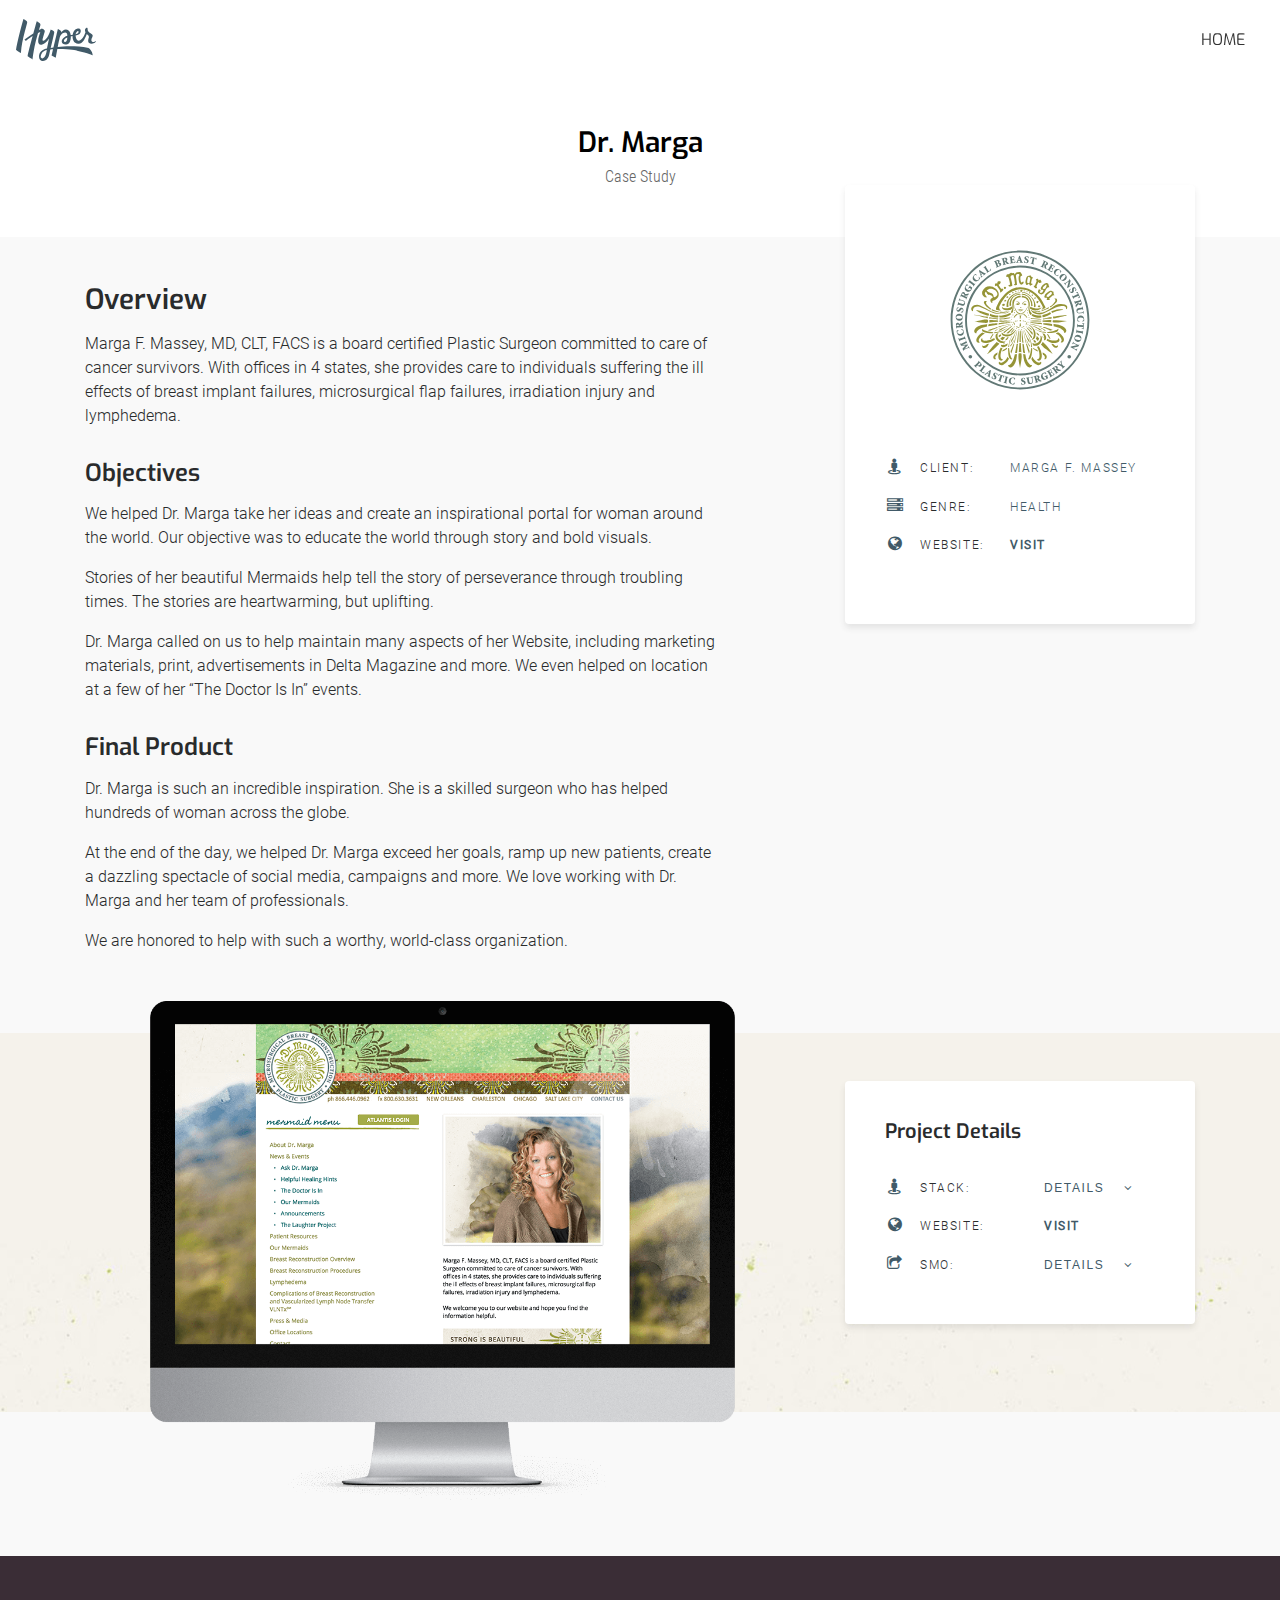
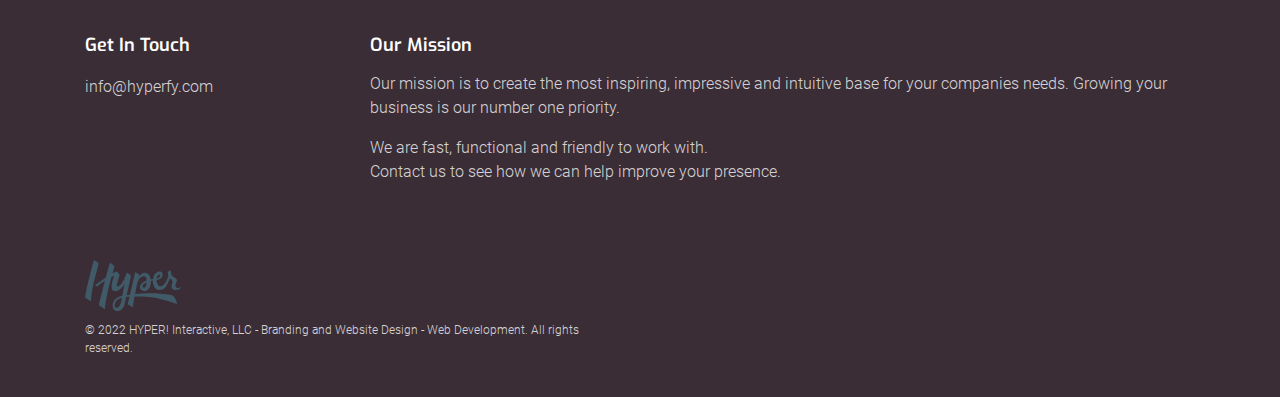
<file: case-study/dr-marga.html>
﻿<!doctype html>
<html lang="en-US" class="no-js">
<head>
    <meta charset="UTF-8">
    <title>Dr. Marga - HYPER! Interactive : HYPER! Interactive</title>

    <link href="//www.google-analytics.com" rel="dns-prefetch">

    <meta http-equiv="X-UA-Compatible" content="IE=edge,chrome=1">
    <meta name="viewport" content="width=device-width, initial-scale=1.0">
    <meta name="description" content="Branding and Website Design &#8211; Web Development">
    <meta name="google-site-verification" content="g705zS65lo38z2qf1lPDWPc4-F9c138tnEsOJtwbmqw">

    <!-- Customizable CSS -->
    <link href="../wp-content/themes/hyper/css/flexslider.css" rel="stylesheet">
    <link href="../wp-content/themes/hyper/css/ipad-slide.css" rel="stylesheet">

    <!-- Google Fonts -->
    <link href="../wp-includes/fonts/fonts.css?family=Exo:400,600|Roboto:300,400|Roboto+Condensed:300" rel="stylesheet">

    <!-- Icons/Glyphs -->
    <link href="../wp-content/themes/hyper/css/font-awesome.css" rel="stylesheet">

    <meta name='robots' content='index, follow, max-image-preview:large, max-snippet:-1, max-video-preview:-1'>

    <link rel='stylesheet' id='wp-block-library-css'
          href='../wp-includes/css/dist/block-library/style.min.css?ver=6.1.1' media='all'>

    <link rel='stylesheet' id='classic-theme-styles-css' href='../wp-includes/css/classic-themes.min.css?ver=1'
          media='all'>
    <link rel='stylesheet' id='html5blank-css' href='../wp-content/themes/hyper/css/style.css?ver=1.0' media='all'>
    <link rel='stylesheet' id='child-understrap-vendor-css'
          href='../wp-content/themes/hyper/assets/css/vendor.css?ver=6.1.1' media='all'>
    <link rel='stylesheet' id='child-understrap-style-css'
          href='../wp-content/themes/hyper/assets/css/style.css?ver=6.1.1' media='all'>
    <link rel='stylesheet' id='style.owl.carousel-css'
          href='../wp-content/plugins/owl-carousel/css/owl.carousel.css?ver=6.1.1' media='all'>
    <link rel='stylesheet' id='style.owl.carousel.theme-css'
          href='../wp-content/plugins/owl-carousel/css/owl.theme.css?ver=6.1.1' media='all'>
    <link rel='stylesheet' id='style.owl.carousel.transitions-css'
          href='../wp-content/plugins/owl-carousel/css/owl.transitions.css?ver=6.1.1' media='all'>
    <link rel='stylesheet' id='style.owl.carousel.styles-css'
          href='../wp-content/plugins/owl-carousel/css/styles.css?ver=6.1.1' media='all'>
    <script type='text/javascript' src='../wp-includes/js/jquery/jquery.min.js?ver=3.6.1' id='jquery-core-js'></script>
    <script type='text/javascript' src='../wp-includes/js/jquery/jquery-migrate.min.js?ver=3.3.2'
            id='jquery-migrate-js'></script>
    <script type='text/javascript' src='../wp-content/plugins/owl-carousel/js/owl.carousel.js?ver=6.1.1'
            id='js.owl.carousel-js'></script>
    <script type='text/javascript' src='../wp-content/plugins/owl-carousel/js/script.js?ver=6.1.1'
            id='js.owl.carousel.script-js'></script>

    <!-- Favicon -->
    <link rel="shortcut icon" href="../wp-content/themes/hyper/images/icon/favicon.ico">
    <link rel="apple-touch-icon" sizes="57x57" href="../wp-content/themes/hyper/images/icon/apple-icon-57x57.png">
    <link rel="apple-touch-icon" sizes="60x60" href="../wp-content/themes/hyper/images/icon/apple-icon-60x60.png">
    <link rel="apple-touch-icon" sizes="72x72" href="../wp-content/themes/hyper/images/icon/apple-icon-72x72.png">
    <link rel="apple-touch-icon" sizes="76x76" href="../wp-content/themes/hyper/images/icon/apple-icon-76x76.png">
    <link rel="apple-touch-icon" sizes="114x114" href="../wp-content/themes/hyper/images/icon/apple-icon-114x114.png">
    <link rel="apple-touch-icon" sizes="120x120" href="../wp-content/themes/hyper/images/icon/apple-icon-120x120.png">
    <link rel="apple-touch-icon" sizes="144x144" href="../wp-content/themes/hyper/images/icon/apple-icon-144x144.png">
    <link rel="apple-touch-icon" sizes="152x152" href="../wp-content/themes/hyper/images/icon/apple-icon-152x152.png">
    <link rel="apple-touch-icon" sizes="180x180" href="../wp-content/themes/hyper/images/icon/apple-icon-180x180.png">
    <link rel="icon" type="image/png" sizes="192x192"
          href="../wp-content/themes/hyper/images/icon/android-icon-192x192.png">
    <link rel="icon" type="image/png" sizes="32x32" href="../wp-content/themes/hyper/images/icon/favicon-32x32.png">
    <link rel="icon" type="image/png" sizes="96x96" href="../wp-content/themes/hyper/images/icon/favicon-96x96.png">
    <link rel="icon" type="image/png" sizes="16x16" href="../wp-content/themes/hyper/images/icon/favicon-16x16.png">
    <link rel="manifest" href="../wp-content/themes/hyper/images/icon/manifest.json">
    <meta name="msapplication-TileColor" content="#ffffff">
    <meta name="msapplication-TileImage"
          content="https://hyperfy.com/wp-content/themes/hyper/images/icon/ms-icon-144x144.png">
    <meta name="theme-color" content="#ffffff">

</head>
<body class="case-study-template-default single single-case-study postid-1021 theme-hyper woocommerce-no-js dr-marga inner"
      data-spy="scroll" data-target="#scrollspy-nav" data-offset="0">

<!-- Preloader -->
<div class="loader-wrapper">
    <div class="loader"></div>

    <div class="loader-section section-left"></div>
    <div class="loader-section section-right"></div>

</div>

<div class="wrapper-fluid wrapper-navbar" id="wrapper-navbar">

    <!-- Navigation -->
    <nav id="scrollspy-nav" class="navbar navbar-toggleable-md">
        <div class="overlay"></div>

        <!-- Wrapper -->
        <div class="navbar-wrapper">

            <!-- Logo -->
            <a class="navbar-brand custom-logo-link" rel="home" href="../index.html" title="HYPER! Interactive">
                <img class="img-fluid" src="../wp-content/themes/hyper/images/logo/hyper-logo.svg">
            </a>
            <button class="navbar-toggler" type="button" data-toggle="push" data-target="#navbar" aria-controls="navbar"
                    aria-expanded="false" aria-label="Toggle navigation">
                <span class="icon-bar top-bar"></span>
                <span class="icon-bar middle-bar"></span>
                <span class="icon-bar bottom-bar"></span>
            </button>


            <!-- Navigation links -->
            <ul id="main-menu" class="navbar-nav menu-top-navigation-container">
                <li itemscope="itemscope" itemtype="https://www.schema.org/SiteNavigationElement" id="menu-item-523"
                    class="menu-item menu-item-type-post_type menu-item-object-page menu-item-home menu-item-523"><a
                        title="Home" class="nav-link" href="../index.html">Home</a></li>
            </ul>
        </div>
    </nav>

</div>
<div class="wrapper" id="full-width-page-wrapper">

    <div class="container-fluid" id="content">

        <div class="row">

            <div class="col-md-12">

                <!-- Container -->
                <div class="section-heading section-heading">
                    <h1> Dr. Marga </h1>
                    <div class="sub-title">Case Study</div>
                </div>
            </div>

            <!-- Main Content Area -->
            <div class="col-md-12 content-area content-area-default" id="primary">
                <main class="site-main" id="main" role="main">

                    <!-- START MODULE -->


                    <section id="portfolio-post" class="portfolio-main module-wrapper">
                        <div class="container">
                            <div class="row">

                                <!-- Content -->
                                <div class="col-md-7 col-sm-12">
                                    <div class="content-block">
                                        <h2>Overview</h2>

                                        <p>Marga F. Massey, MD, CLT, FACS is a board certified Plastic Surgeon committed
                                            to care of cancer survivors. With offices in 4 states, she provides care to
                                            individuals suffering the ill effects of breast implant failures,
                                            microsurgical flap failures, irradiation injury and lymphedema.</p>

                                    </div>

                                    <div class="content-block">
                                        <h3>Objectives</h3>

                                            <p>We helped Dr. Marga take her ideas and create an inspirational portal for
                                                woman around the world. Our objective was to educate the world through
                                                story and bold visuals.</p>
                                            <p>Stories of her beautiful Mermaids help tell the story of perseverance
                                                through troubling times. The stories are heartwarming, but
                                                uplifting.</p>
                                            <p>Dr. Marga called on us to help maintain many aspects of her Website,
                                                including marketing materials, print, advertisements in Delta Magazine
                                                and more. We even helped on location at a few of her &#8220;The Doctor
                                                Is In&#8221; events. </p>


                                    </div>

                                    <div class="content-block">
                                        <h3>Final Product</h3>

                                            <p>Dr. Marga is such an incredible inspiration. She is a skilled surgeon who
                                                has helped hundreds of woman across the globe.</p>
                                            <p>At the end of the day, we helped Dr. Marga exceed her goals, ramp up new
                                                patients, create a dazzling spectacle of social media, campaigns and
                                                more. We love working with Dr. Marga and her team of professionals.</p>
                                            <p>We are honored to help with such a worthy, world-class organization.</p>


                                    </div>
                                </div>

                                <!-- Sidebar -->
                                <div class="col-md-4 col-sm-12 offset-md-1">
                                    <div class="card">
                                        <div class="card-block">
                                            <div class="item-details">
                                                <img class="item mx-auto style-svg"
                                                     src="../wp-content/uploads/2016/12/dr-marga-logo.svg" alt="">

                                                <ul class="item-details">
                                                    <li class="client"><span class="detail-title">Client:</span><span
                                                            class="fill">Marga F. Massey</span></li>
                                                    <li class="genre"><span class="detail-title">Genre:</span><span
                                                            class="fill">Health</span></li>
                                                    <li class="web"><span class="detail-title">Website:</span><span
                                                            class="fill"><a
                                                            href="http://www.drmarga.com">Visit</a></span></li>
                                                </ul>
                                            </div>
                                        </div>
                                    </div>
                                </div>
                            </div>
                        </div>
                    </section>
                    <section id="portfolio-post" class="portfolio-post module-wrapper full-width full-slider-bg"
                             style="background-image: url(../wp-content/uploads/2016/12/new_hyperfy-dr-marga-dr-marga-background.jpg)">
                        <div class="container">
                            <div class="row">

                                <div class="col-md-7 col-sm-12">
                                    <div class="mainImage" style="top:-80px; left:80px;"><img class="img-fluid"
                                                                                              src="../wp-content/uploads/2016/12/new_hyperfy-dr-marga-dr-marga-case-study.png">
                                    </div>
                                </div>

                                <!-- Card -->
                                <div class="col-md-4 col-sm-12 offset-md-1">
                                    <div class="card">
                                        <div class="card-block">
                                            <h5 class="title">Project Details</h5>


                                            <ul class="item-details">
                                                <li class="client"><span class="detail-title">Stack:</span>
                                                    <div class="dropdown">
                                                        <button class="fill" type="button" id="dropdownMenuButton_cats"
                                                                data-toggle="dropdown" aria-haspopup="true"
                                                                aria-expanded="false">Details
                                                        </button>
                                                        <div class="dropdown-menu"
                                                             aria-labelledby="dropdownMenuButton_cats">
                                                            <a class="dropdown-item">Web Design</a><a
                                                                class='dropdown-item'>Wireframing</a><a
                                                                class='dropdown-item'>CSS3</a><a class='dropdown-item'>HTML5</a><a
                                                                class='dropdown-item'>Copywriting</a>
                                                        </div>
                                                    </div>
                                                </li>
                                                <li class="web"><span class="detail-title">Website:</span>
                                                    <div class="fill"><a href="http://www.drmarga.com">Visit</a></div>
                                                </li>
                                                <li class="social"><span class="detail-title">SMO:</span>
                                                    <div class="dropdown">
                                                        <button class="fill" type="button"
                                                                id="dropdownMenuButton_social" data-toggle="dropdown"
                                                                aria-haspopup="true" aria-expanded="false">Details
                                                        </button>
                                                        <div class="dropdown-menu"
                                                             aria-labelledby="dropdownMenuButton_social">
                                                            <a class="dropdown-item">Facebook</a><a
                                                                class='dropdown-item'>YouTube</a>
                                                        </div>
                                                    </div>
                                                </li>
                                            </ul>
                                        </div>
                                    </div>


                                </div>


                            </div>
                        </div>
                    </section>


                </main>
            </div>
        </div>
    </div>
</div>


<!-- Footer -->
<footer class="footer">
    <div class="container inner">
        <div class="row">

            <!-- Launch Pad -->
            <div class="col-md-3 col-sm-6 inner">
                <h5>Get In Touch</h5>
                <ul id="menu-top-menu" class="menu">
                    <li>
                        <a href="mailto:&#105;&#110;&#102;&#111;&#064;&#104;&#121;&#112;&#101;&#114;&#102;&#121;&#046;&#099;&#111;&#109;">&#105;&#110;&#102;&#111;&#064;&#104;&#121;&#112;&#101;&#114;&#102;&#121;&#046;&#099;&#111;&#109;</a>
                    </li>
                </ul>
            </div>

            <!-- Mission Statement -->
            <div class="col-md-9 col-sm-12 col-xs-12 inner">
                <h5>Our Mission</h5>
                <p>Our mission is to create the most inspiring, impressive and intuitive base for your companies needs.
                    Growing your business is our number one priority.</p>
                <p>We are fast, functional and friendly to work with.<br>Contact us to see how we can help improve your
                    presence.</p>
            </div>
        </div>
    </div>

    <div class="footer-sep">
        <div class="container inner">
            <div class="row align-items-center">

                <!-- Logo -->
                <div class="col-md-2 col-sm-6 footer-logo text-left-lg">
                    <img src="../wp-content/themes/hyper/images/logo/hyper-logo.svg" class="img-fluid logo"
                         alt="Brand Design and Development">
                </div>
            </div>
        </div>
    </div>

    <div class="footer-copyright">
        <div class="container">
            <div class="row align-items-center">

                <!-- Copyright -->
                <div class="col-md-6">
                    <p class="pull-left copyright">&copy; 2022 HYPER! Interactive, LLC - Branding and Website Design -
                        Web Development. All rights reserved.</p>
                </div>
            </div>
        </div>
    </div>
</footer>

<script type='text/javascript' src='../wp-content/themes/hyper/assets/js/vendor.js?ver=6.1.1'
        id='child-understrap-vendor-js'></script>
<script type='text/javascript' src='../wp-content/themes/hyper/assets/js/main.js?ver=6.1.1'
        id='child-understrap-main-js'></script>

</body>
</html>
</file>
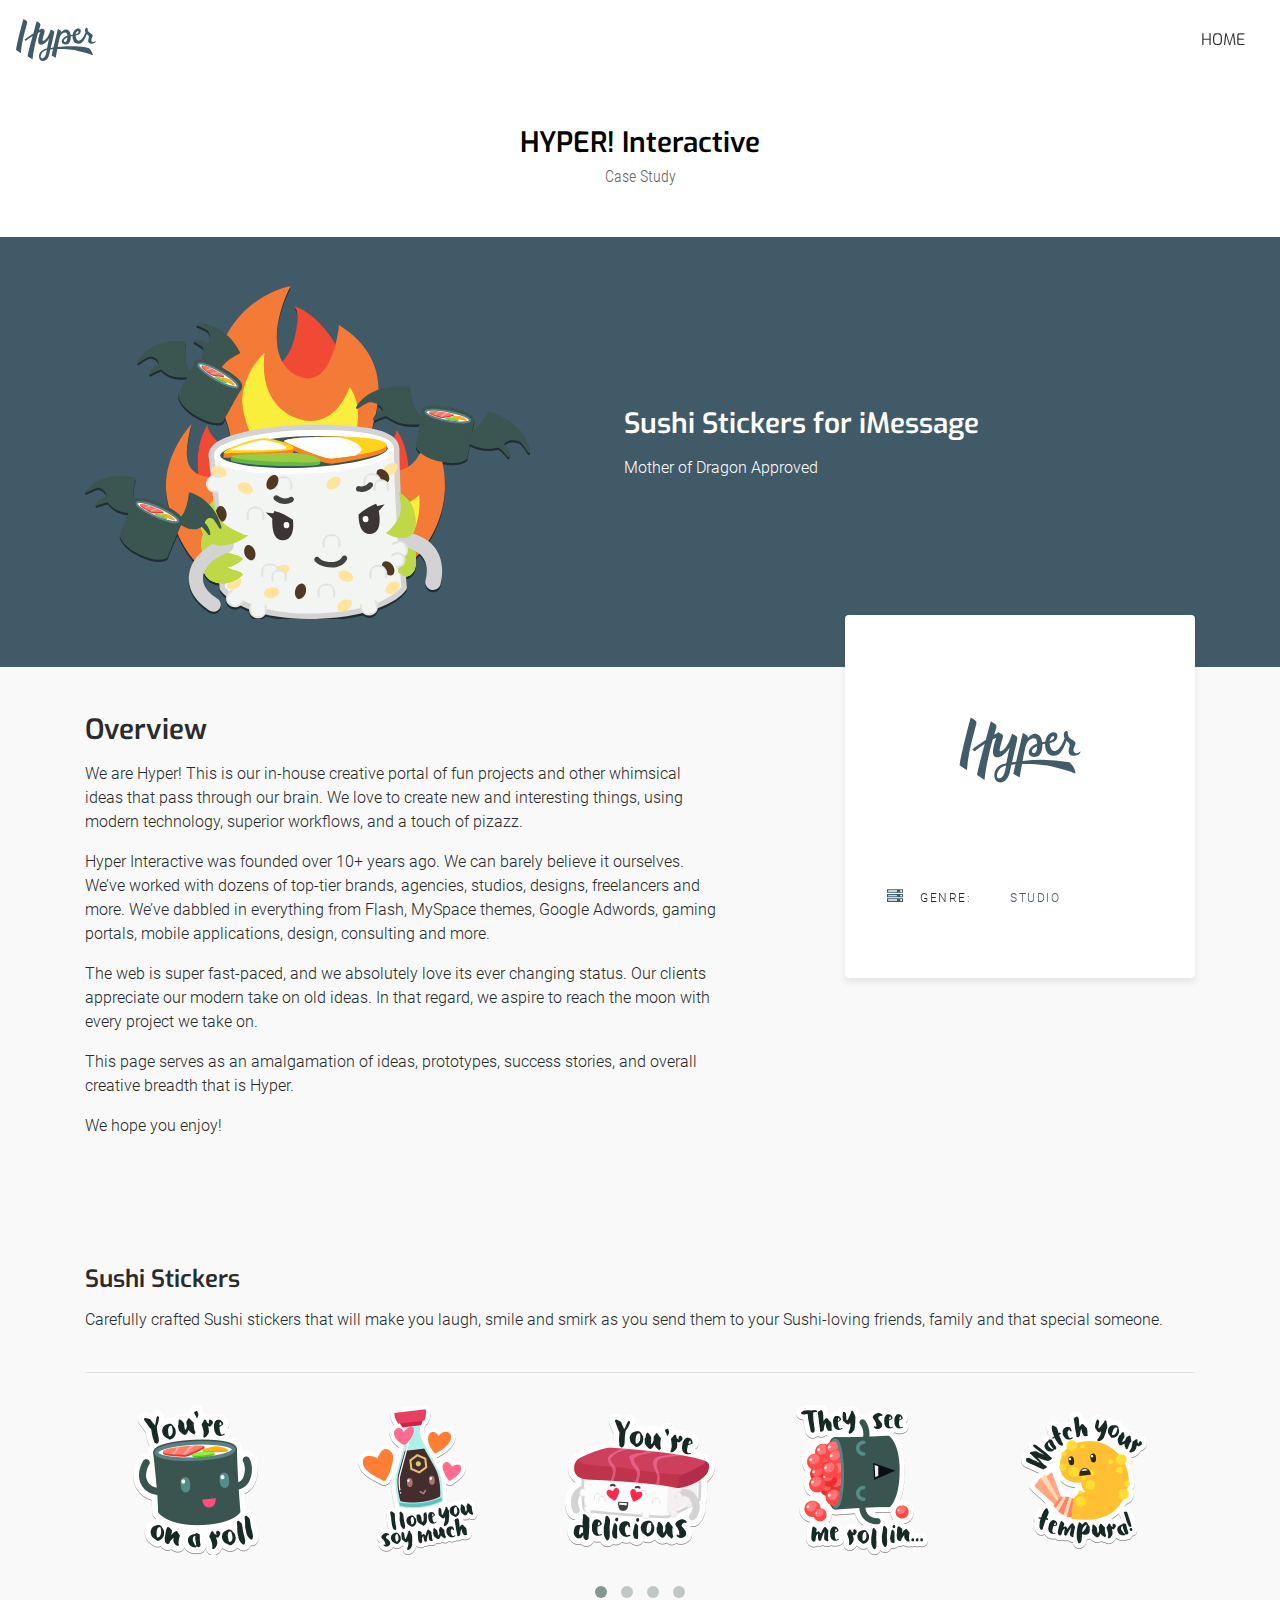
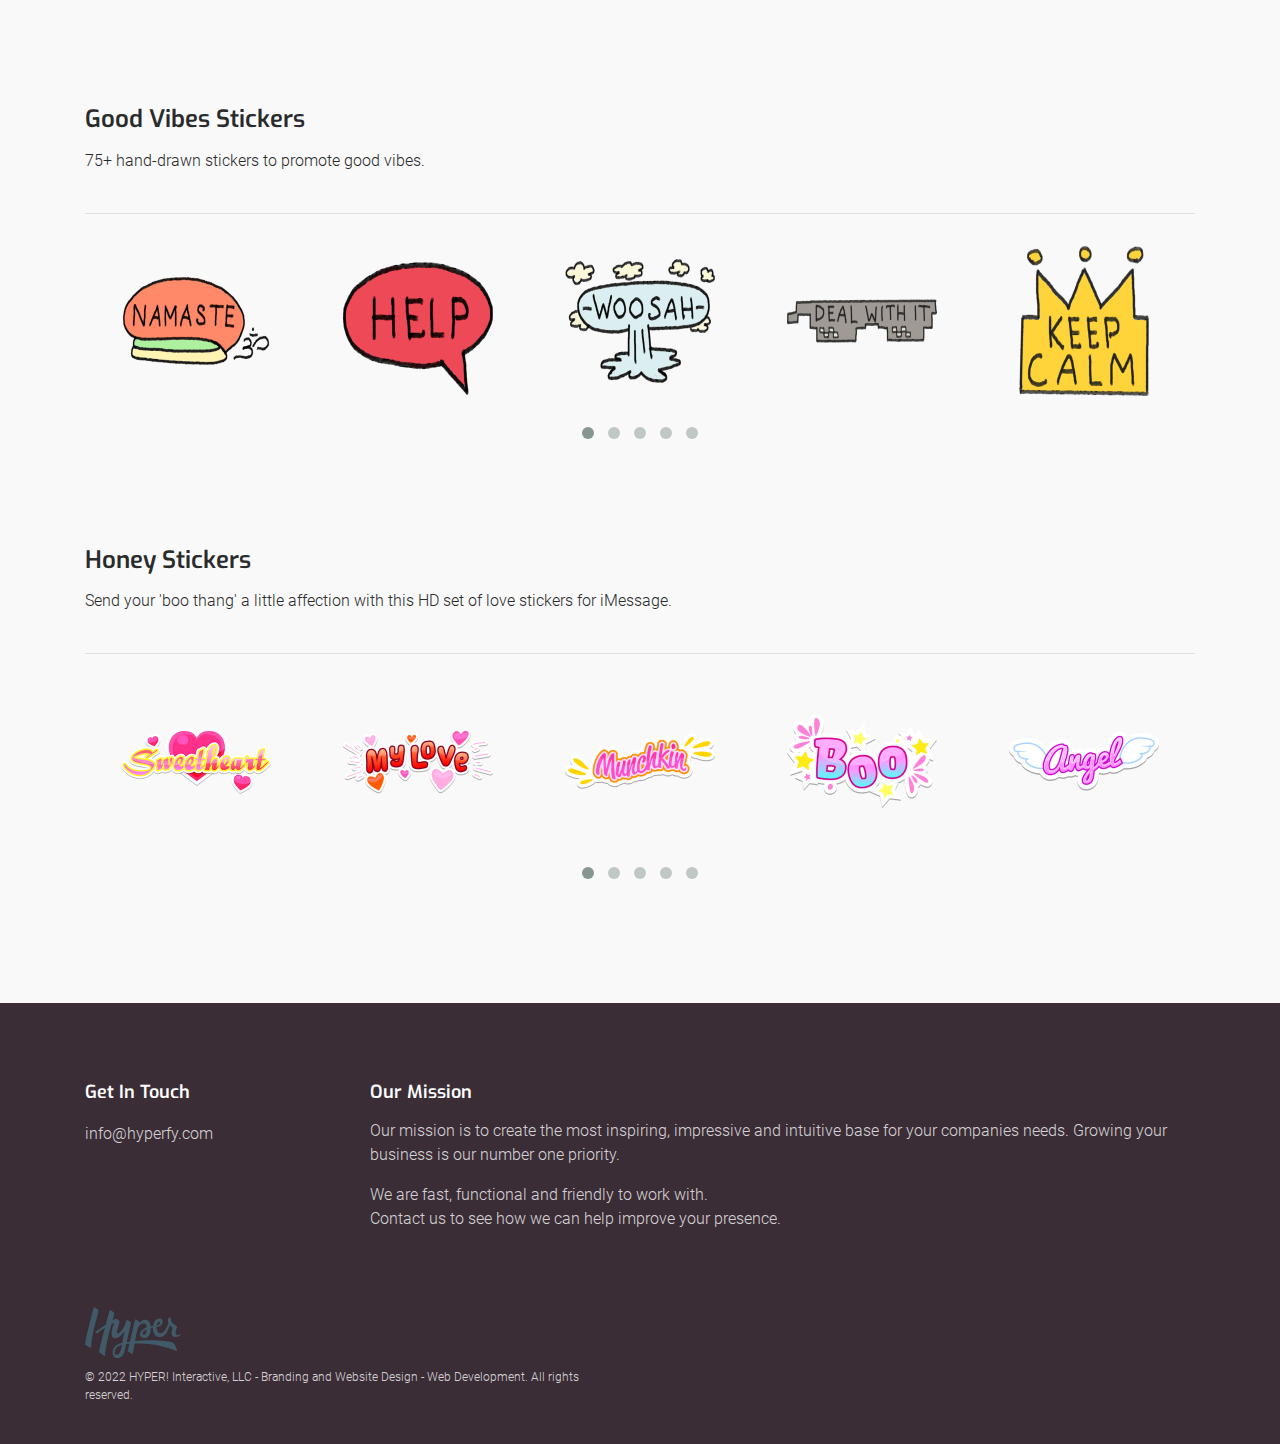
<file: case-study/hyper-interactive.html>
﻿<!doctype html>
<html lang="en-US" class="no-js">
<head>
    <meta charset="UTF-8">
    <title>HYPER! Interactive - HYPER! Interactive : HYPER! Interactive</title>

    <link href="//www.google-analytics.com" rel="dns-prefetch">

    <meta http-equiv="X-UA-Compatible" content="IE=edge,chrome=1">
    <meta name="viewport" content="width=device-width, initial-scale=1.0">
    <meta name="description" content="Branding and Website Design &#8211; Web Development">
    <meta name="google-site-verification" content="g705zS65lo38z2qf1lPDWPc4-F9c138tnEsOJtwbmqw">

    <!-- Customizable CSS -->
    <link href="../wp-content/themes/hyper/css/flexslider.css" rel="stylesheet">
    <link href="../wp-content/themes/hyper/css/ipad-slide.css" rel="stylesheet">

    <!-- Google Fonts -->
    <link href="../wp-includes/fonts/fonts.css?family=Exo:400,600|Roboto:300,400|Roboto+Condensed:300" rel="stylesheet">

    <!-- Icons/Glyphs -->
    <link href="../wp-content/themes/hyper/css/font-awesome.css" rel="stylesheet">

    <meta name='robots' content='index, follow, max-image-preview:large, max-snippet:-1, max-video-preview:-1'>

    <link rel='stylesheet' id='wp-block-library-css'
          href='../wp-includes/css/dist/block-library/style.min.css?ver=6.1.1' media='all'>

    <link rel='stylesheet' id='classic-theme-styles-css' href='../wp-includes/css/classic-themes.min.css?ver=1'
          media='all'>

    <link rel='stylesheet' id='html5blank-css' href='../wp-content/themes/hyper/css/style.css?ver=1.0' media='all'>
    <link rel='stylesheet' id='child-understrap-vendor-css'
          href='../wp-content/themes/hyper/assets/css/vendor.css?ver=6.1.1' media='all'>
    <link rel='stylesheet' id='child-understrap-style-css'
          href='../wp-content/themes/hyper/assets/css/style.css?ver=6.1.1' media='all'>
    <link rel='stylesheet' id='style.owl.carousel-css'
          href='../wp-content/plugins/owl-carousel/css/owl.carousel.css?ver=6.1.1' media='all'>
    <link rel='stylesheet' id='style.owl.carousel.theme-css'
          href='../wp-content/plugins/owl-carousel/css/owl.theme.css?ver=6.1.1' media='all'>
    <link rel='stylesheet' id='style.owl.carousel.transitions-css'
          href='../wp-content/plugins/owl-carousel/css/owl.transitions.css?ver=6.1.1' media='all'>
    <link rel='stylesheet' id='style.owl.carousel.styles-css'
          href='../wp-content/plugins/owl-carousel/css/styles.css?ver=6.1.1' media='all'>
    <script type='text/javascript' src='../wp-includes/js/jquery/jquery.min.js?ver=3.6.1' id='jquery-core-js'></script>
    <script type='text/javascript' src='../wp-includes/js/jquery/jquery-migrate.min.js?ver=3.3.2'
            id='jquery-migrate-js'></script>
    <script type='text/javascript' src='../wp-content/plugins/owl-carousel/js/owl.carousel.js?ver=6.1.1'
            id='js.owl.carousel-js'></script>
    <script type='text/javascript' src='../wp-content/plugins/owl-carousel/js/script.js?ver=6.1.1'
            id='js.owl.carousel.script-js'></script>

    <!-- Favicon -->
    <link rel="shortcut icon" href="../wp-content/themes/hyper/images/icon/favicon.ico">
    <link rel="apple-touch-icon" sizes="57x57" href="../wp-content/themes/hyper/images/icon/apple-icon-57x57.png">
    <link rel="apple-touch-icon" sizes="60x60" href="../wp-content/themes/hyper/images/icon/apple-icon-60x60.png">
    <link rel="apple-touch-icon" sizes="72x72" href="../wp-content/themes/hyper/images/icon/apple-icon-72x72.png">
    <link rel="apple-touch-icon" sizes="76x76" href="../wp-content/themes/hyper/images/icon/apple-icon-76x76.png">
    <link rel="apple-touch-icon" sizes="114x114" href="../wp-content/themes/hyper/images/icon/apple-icon-114x114.png">
    <link rel="apple-touch-icon" sizes="120x120" href="../wp-content/themes/hyper/images/icon/apple-icon-120x120.png">
    <link rel="apple-touch-icon" sizes="144x144" href="../wp-content/themes/hyper/images/icon/apple-icon-144x144.png">
    <link rel="apple-touch-icon" sizes="152x152" href="../wp-content/themes/hyper/images/icon/apple-icon-152x152.png">
    <link rel="apple-touch-icon" sizes="180x180" href="../wp-content/themes/hyper/images/icon/apple-icon-180x180.png">
    <link rel="icon" type="image/png" sizes="192x192"
          href="../wp-content/themes/hyper/images/icon/android-icon-192x192.png">
    <link rel="icon" type="image/png" sizes="32x32" href="../wp-content/themes/hyper/images/icon/favicon-32x32.png">
    <link rel="icon" type="image/png" sizes="96x96" href="../wp-content/themes/hyper/images/icon/favicon-96x96.png">
    <link rel="icon" type="image/png" sizes="16x16" href="../wp-content/themes/hyper/images/icon/favicon-16x16.png">
    <link rel="manifest" href="../wp-content/themes/hyper/images/icon/manifest.json">
    <meta name="msapplication-TileColor" content="#ffffff">
    <meta name="msapplication-TileImage"
          content="https://hyperfy.com/wp-content/themes/hyper/images/icon/ms-icon-144x144.png">
    <meta name="theme-color" content="#ffffff">

</head>
<body class="case-study-template-default single single-case-study postid-1028 theme-hyper woocommerce-no-js hyper-interactive inner"
      data-spy="scroll" data-target="#scrollspy-nav" data-offset="0">

<!-- Preloader -->
<div class="loader-wrapper">
    <div class="loader"></div>

    <div class="loader-section section-left"></div>
    <div class="loader-section section-right"></div>

</div>

<div class="wrapper-fluid wrapper-navbar" id="wrapper-navbar">

    <!-- Navigation -->
    <nav id="scrollspy-nav" class="navbar navbar-toggleable-md">
        <div class="overlay"></div>

        <!-- Wrapper -->
        <div class="navbar-wrapper">

            <!-- Logo -->
            <a class="navbar-brand custom-logo-link" rel="home" href="../index.html" title="HYPER! Interactive">
                <img class="img-fluid" src="../wp-content/themes/hyper/images/logo/hyper-logo.svg">
            </a>
            <button class="navbar-toggler" type="button" data-toggle="push" data-target="#navbar" aria-controls="navbar"
                    aria-expanded="false" aria-label="Toggle navigation">
                <span class="icon-bar top-bar"></span>
                <span class="icon-bar middle-bar"></span>
                <span class="icon-bar bottom-bar"></span>
            </button>


            <!-- Navigation links -->
            <ul id="main-menu" class="navbar-nav menu-top-navigation-container">
                <li itemscope="itemscope" itemtype="https://www.schema.org/SiteNavigationElement" id="menu-item-523"
                    class="menu-item menu-item-type-post_type menu-item-object-page menu-item-home menu-item-523"><a
                        title="Home" class="nav-link" href="../index.html">Home</a></li>
            </ul>
        </div>
    </nav>

</div>
<div class="wrapper" id="full-width-page-wrapper">

    <div class="container-fluid" id="content">

        <div class="row">

            <div class="col-md-12">

                <!-- Container -->
                <div class="section-heading section-heading">
                    <h1> HYPER! Interactive </h1>
                    <div class="sub-title">Case Study</div>
                </div>
            </div>

            <!-- Main Content Area -->
            <div class="col-md-12 content-area content-area-default" id="primary">
                <main class="site-main" id="main" role="main">

                    <!-- START MODULE -->


                    <div id="carousel-slide" class="carousel slide carousel-fade full-width" data-ride="carousel"
                         data-interval="5000">
                        <div class="carousel-inner" role="listbox">


                            <div class="slider-item module-wrapper carousel-item active"
                                 style="background-color: #415a68">


                                <div class="container">
                                    <div class="row align-items-center">


                                        <div class="col-sm-12 col-md-5" pull-left="" pull-reset
                                        "="">
                                        <div class="mainImage">
                                            <img class="img-fluid"
                                                 src="../wp-content/uploads/2016/12/mother-of-dragon-roll.svg" alt="">
                                        </div>
                                    </div>
                                    <div class="col-sm-12 col-md-7">
                                        <div class="mainText">
                                            <h2 class="font-white">Sushi Stickers for iMessage</h2>
                                            <p class="font-white">Mother of Dragon Approved</p>
                                        </div>
                                    </div>
                                </div>
                            </div>


                            <div class="slider-item module-wrapper carousel-item " full-slider-bg
                            "="" style="background-image:
                            url(../wp-content/uploads/2016/12/new_hyperfy-sushi-stickers-iphone-wiink-prototype.jpg)">


                            <div class="container">
                                <div class="row align-items-center">


                                    <div class="col-sm-12 col-md-7">
                                        <div class="mainText">
                                            <h2 class="font-white">Wiink Mobile App</h2>
                                            <p class="font-white">We were asked to create a hyper-fast prototype for an
                                                up-and-coming dating app.</p>

                                            <a href="https://invis.io/ZR8AUYTVK#/181736992_Screen-01"
                                               class="btn btn-large btn-outline-primary-inverse">inVision Prototype</a>
                                        </div>
                                    </div>
                                </div>
                            </div>
                        </div>


                    </div>
            </div>


            <section id="portfolio-post" class="portfolio-main module-wrapper">
                <div class="container">
                    <div class="row">

                        <!-- Content -->
                        <div class="col-md-7 col-sm-12">
                            <div class="content-block">
                                <h2>Overview</h2>
                                <p class="text-normal">
                                <p>We are Hyper! This is our in-house creative portal of fun projects and other
                                    whimsical ideas that pass through our brain. We love to create new and interesting
                                    things, using modern technology, superior workflows, and a touch of pizazz.</p>
                                <p>Hyper Interactive was founded over 10+ years ago. We can barely believe it ourselves.
                                    We&#8217;ve worked with dozens of top-tier brands, agencies, studios, designs,
                                    freelancers and more. We&#8217;ve dabbled in everything from Flash, MySpace themes,
                                    Google Adwords, gaming portals, mobile applications, design, consulting and
                                    more. </p>
                                <p>The web is super fast-paced, and we absolutely love its ever changing status. Our
                                    clients appreciate our modern take on old ideas. In that regard, we aspire to reach
                                    the moon with every project we take on.</p>
                                <p>This page serves as an amalgamation of ideas, prototypes, success stories, and
                                    overall creative breadth that is Hyper.</p>
                                <p>We hope you enjoy!</p>

                            </div>

                            <div class="content-block">
                                <h3>
                                    <p class="text-normal"></p>
                                </h3>
                            </div>

                            <div class="content-block">
                                <h3>
                                    <p class="text-normal"></p>
                                </h3>
                            </div>
                        </div>

                        <!-- Sidebar -->
                        <div class="col-md-4 col-sm-12 offset-md-1">
                            <div class="card">
                                <div class="card-block">
                                    <div class="item-details">
                                        <img class="item mx-auto style-svg"
                                             src="../wp-content/uploads/2016/12/hyper-logo.svg" alt="">

                                        <ul class="item-details">
                                            <li class="genre"><span class="detail-title">Genre:</span><span
                                                    class="fill">Studio</span></li>
                                        </ul>
                                    </div>
                                </div>
                            </div>
                        </div>
                    </div>
                </div>
            </section>
            <section id="carousels" class="carousels module-wrapper">
                <div class="container">

                    <div class="row">
                        <div class="col-md-12">
                            <div class="section-header">
                                <h3 class="title">Sushi Stickers</h3>
                                <p>Carefully crafted Sushi stickers that will make you laugh, smile and smirk as you
                                    send them to your Sushi-loving friends, family and that special someone.</p>
                            </div>
                        </div>
                    </div>

                    <div class="row">
                        <div class="col-sm-12">
                            <div id="owl-videos-497" class="owl-carousel owl-outer-nav owl-ui-md owl-item-gap">

                                <div class="item">
                                    <figure>

                                        <div class="icon-overlay icn-link text-center">
                                            <img class="owl-image-size"
                                                 src="../wp-content/uploads/2016/12/sushi-stickers-01.png" alt="">
                                        </div>

                                    </figure>
                                </div>

                                <div class="item">
                                    <figure>

                                        <div class="icon-overlay icn-link text-center">
                                            <img class="owl-image-size"
                                                 src="../wp-content/uploads/2016/12/sushi-stickers-02.png" alt="">
                                        </div>

                                    </figure>
                                </div>

                                <div class="item">
                                    <figure>

                                        <div class="icon-overlay icn-link text-center">
                                            <img class="owl-image-size"
                                                 src="../wp-content/uploads/2016/12/sushi-stickers-03.png" alt="">
                                        </div>

                                    </figure>
                                </div>

                                <div class="item">
                                    <figure>

                                        <div class="icon-overlay icn-link text-center">
                                            <img class="owl-image-size"
                                                 src="../wp-content/uploads/2016/12/sushi-stickers-04.png" alt="">
                                        </div>

                                    </figure>
                                </div>

                                <div class="item">
                                    <figure>

                                        <div class="icon-overlay icn-link text-center">
                                            <img class="owl-image-size"
                                                 src="../wp-content/uploads/2016/12/sushi-stickers-05.png" alt="">
                                        </div>

                                    </figure>
                                </div>

                                <div class="item">
                                    <figure>

                                        <div class="icon-overlay icn-link text-center">
                                            <img class="owl-image-size"
                                                 src="../wp-content/uploads/2016/12/sushi-stickers-06.png" alt="">
                                        </div>

                                    </figure>
                                </div>

                                <div class="item">
                                    <figure>

                                        <div class="icon-overlay icn-link text-center">
                                            <img class="owl-image-size"
                                                 src="../wp-content/uploads/2016/12/sushi-stickers-07.png" alt="">
                                        </div>

                                    </figure>
                                </div>

                                <div class="item">
                                    <figure>

                                        <div class="icon-overlay icn-link text-center">
                                            <img class="owl-image-size"
                                                 src="../wp-content/uploads/2016/12/sushi-stickers-08.png" alt="">
                                        </div>

                                    </figure>
                                </div>

                                <div class="item">
                                    <figure>

                                        <div class="icon-overlay icn-link text-center">
                                            <img class="owl-image-size"
                                                 src="../wp-content/uploads/2016/12/sushi-stickers-09.png" alt="">
                                        </div>

                                    </figure>
                                </div>

                                <div class="item">
                                    <figure>

                                        <div class="icon-overlay icn-link text-center">
                                            <img class="owl-image-size"
                                                 src="../wp-content/uploads/2016/12/sushi-stickers-10.png" alt="">
                                        </div>

                                    </figure>
                                </div>

                                <div class="item">
                                    <figure>

                                        <div class="icon-overlay icn-link text-center">
                                            <img class="owl-image-size"
                                                 src="../wp-content/uploads/2016/12/sushi-stickers-11.png" alt="">
                                        </div>

                                    </figure>
                                </div>

                                <div class="item">
                                    <figure>

                                        <div class="icon-overlay icn-link text-center">
                                            <img class="owl-image-size"
                                                 src="../wp-content/uploads/2016/12/sushi-stickers-12.png" alt="">
                                        </div>

                                    </figure>
                                </div>

                                <div class="item">
                                    <figure>

                                        <div class="icon-overlay icn-link text-center">
                                            <img class="owl-image-size"
                                                 src="../wp-content/uploads/2016/12/sushi-stickers-13.png" alt="">
                                        </div>

                                    </figure>
                                </div>

                                <div class="item">
                                    <figure>

                                        <div class="icon-overlay icn-link text-center">
                                            <img class="owl-image-size"
                                                 src="../wp-content/uploads/2016/12/sushi-stickers-14.png" alt="">
                                        </div>

                                    </figure>
                                </div>

                                <div class="item">
                                    <figure>

                                        <div class="icon-overlay icn-link text-center">
                                            <img class="owl-image-size"
                                                 src="../wp-content/uploads/2016/12/sushi-stickers-15.png" alt="">
                                        </div>

                                    </figure>
                                </div>

                                <div class="item">
                                    <figure>

                                        <div class="icon-overlay icn-link text-center">
                                            <img class="owl-image-size"
                                                 src="../wp-content/uploads/2016/12/sushi-stickers-16.png" alt="">
                                        </div>

                                    </figure>
                                </div>

                                <div class="item">
                                    <figure>

                                        <div class="icon-overlay icn-link text-center">
                                            <img class="owl-image-size"
                                                 src="../wp-content/uploads/2016/12/sushi-stickers-17.png" alt="">
                                        </div>

                                    </figure>
                                </div>

                                <div class="item">
                                    <figure>

                                        <div class="icon-overlay icn-link text-center">
                                            <img class="owl-image-size"
                                                 src="../wp-content/uploads/2016/12/sushi-stickers-18.png" alt="">
                                        </div>

                                    </figure>
                                </div>

                                <div class="item">
                                    <figure>

                                        <div class="icon-overlay icn-link text-center">
                                            <img class="owl-image-size"
                                                 src="../wp-content/uploads/2016/12/sushi-stickers-19.png" alt="">
                                        </div>

                                    </figure>
                                </div>

                                <div class="item">
                                    <figure>

                                        <div class="icon-overlay icn-link text-center">
                                            <img class="owl-image-size"
                                                 src="../wp-content/uploads/2016/12/sushi-stickers-20.png" alt="">
                                        </div>

                                    </figure>
                                </div>


                            </div>
                        </div>
                    </div>
                </div>
            </section>

            <section id="carousels" class="carousels module-wrapper">
                <div class="container">

                    <div class="row">
                        <div class="col-md-12">
                            <div class="section-header">
                                <h3 class="title">Good Vibes Stickers</h3>
                                <p>75+ hand-drawn stickers to promote good vibes.</p>
                            </div>
                        </div>
                    </div>

                    <div class="row">
                        <div class="col-sm-12">
                            <div id="owl-videos-186" class="owl-carousel owl-outer-nav owl-ui-md owl-item-gap">

                                <div class="item">
                                    <figure>

                                        <div class="icon-overlay icn-link text-center">
                                            <img class="owl-image-size"
                                                 src="../wp-content/uploads/2016/12/new_hyperfy-sushi-stickers-item-01.png"
                                                 alt="">
                                        </div>

                                    </figure>
                                </div>

                                <div class="item">
                                    <figure>

                                        <div class="icon-overlay icn-link text-center">
                                            <img class="owl-image-size"
                                                 src="../wp-content/uploads/2016/12/new_hyperfy-sushi-stickers-item-03.png"
                                                 alt="">
                                        </div>

                                    </figure>
                                </div>

                                <div class="item">
                                    <figure>

                                        <div class="icon-overlay icn-link text-center">
                                            <img class="owl-image-size"
                                                 src="../wp-content/uploads/2016/12/new_hyperfy-sushi-stickers-item-05.png"
                                                 alt="">
                                        </div>

                                    </figure>
                                </div>

                                <div class="item">
                                    <figure>

                                        <div class="icon-overlay icn-link text-center">
                                            <img class="owl-image-size"
                                                 src="../wp-content/uploads/2016/12/new_hyperfy-sushi-stickers-item-08.png"
                                                 alt="">
                                        </div>

                                    </figure>
                                </div>

                                <div class="item">
                                    <figure>

                                        <div class="icon-overlay icn-link text-center">
                                            <img class="owl-image-size"
                                                 src="../wp-content/uploads/2016/12/new_hyperfy-sushi-stickers-item-09.png"
                                                 alt="">
                                        </div>

                                    </figure>
                                </div>

                                <div class="item">
                                    <figure>

                                        <div class="icon-overlay icn-link text-center">
                                            <img class="owl-image-size"
                                                 src="../wp-content/uploads/2016/12/new_hyperfy-sushi-stickers-item-11.png"
                                                 alt="">
                                        </div>

                                    </figure>
                                </div>

                                <div class="item">
                                    <figure>

                                        <div class="icon-overlay icn-link text-center">
                                            <img class="owl-image-size"
                                                 src="../wp-content/uploads/2016/12/new_hyperfy-sushi-stickers-item-15.png"
                                                 alt="">
                                        </div>

                                    </figure>
                                </div>

                                <div class="item">
                                    <figure>

                                        <div class="icon-overlay icn-link text-center">
                                            <img class="owl-image-size"
                                                 src="../wp-content/uploads/2016/12/new_hyperfy-sushi-stickers-item-16.png"
                                                 alt="">
                                        </div>

                                    </figure>
                                </div>

                                <div class="item">
                                    <figure>

                                        <div class="icon-overlay icn-link text-center">
                                            <img class="owl-image-size"
                                                 src="../wp-content/uploads/2016/12/new_hyperfy-sushi-stickers-item-17.png"
                                                 alt="">
                                        </div>

                                    </figure>
                                </div>

                                <div class="item">
                                    <figure>

                                        <div class="icon-overlay icn-link text-center">
                                            <img class="owl-image-size"
                                                 src="../wp-content/uploads/2016/12/new_hyperfy-sushi-stickers-item-19.png"
                                                 alt="">
                                        </div>

                                    </figure>
                                </div>

                                <div class="item">
                                    <figure>

                                        <div class="icon-overlay icn-link text-center">
                                            <img class="owl-image-size"
                                                 src="../wp-content/uploads/2016/12/new_hyperfy-sushi-stickers-item-20.png"
                                                 alt="">
                                        </div>

                                    </figure>
                                </div>

                                <div class="item">
                                    <figure>

                                        <div class="icon-overlay icn-link text-center">
                                            <img class="owl-image-size"
                                                 src="../wp-content/uploads/2016/12/new_hyperfy-sushi-stickers-item-22.png"
                                                 alt="">
                                        </div>

                                    </figure>
                                </div>

                                <div class="item">
                                    <figure>

                                        <div class="icon-overlay icn-link text-center">
                                            <img class="owl-image-size"
                                                 src="../wp-content/uploads/2016/12/new_hyperfy-sushi-stickers-item-24.png"
                                                 alt="">
                                        </div>

                                    </figure>
                                </div>

                                <div class="item">
                                    <figure>

                                        <div class="icon-overlay icn-link text-center">
                                            <img class="owl-image-size"
                                                 src="../wp-content/uploads/2016/12/new_hyperfy-sushi-stickers-item-26.png"
                                                 alt="">
                                        </div>

                                    </figure>
                                </div>

                                <div class="item">
                                    <figure>

                                        <div class="icon-overlay icn-link text-center">
                                            <img class="owl-image-size"
                                                 src="../wp-content/uploads/2016/12/new_hyperfy-sushi-stickers-item-27.png"
                                                 alt="">
                                        </div>

                                    </figure>
                                </div>

                                <div class="item">
                                    <figure>

                                        <div class="icon-overlay icn-link text-center">
                                            <img class="owl-image-size"
                                                 src="../wp-content/uploads/2016/12/new_hyperfy-sushi-stickers-item-30.png"
                                                 alt="">
                                        </div>

                                    </figure>
                                </div>

                                <div class="item">
                                    <figure>

                                        <div class="icon-overlay icn-link text-center">
                                            <img class="owl-image-size"
                                                 src="../wp-content/uploads/2016/12/new_hyperfy-sushi-stickers-item-32.png"
                                                 alt="">
                                        </div>

                                    </figure>
                                </div>

                                <div class="item">
                                    <figure>

                                        <div class="icon-overlay icn-link text-center">
                                            <img class="owl-image-size"
                                                 src="../wp-content/uploads/2016/12/new_hyperfy-sushi-stickers-item-35.png"
                                                 alt="">
                                        </div>

                                    </figure>
                                </div>

                                <div class="item">
                                    <figure>

                                        <div class="icon-overlay icn-link text-center">
                                            <img class="owl-image-size"
                                                 src="../wp-content/uploads/2016/12/new_hyperfy-sushi-stickers-item-37.png"
                                                 alt="">
                                        </div>

                                    </figure>
                                </div>

                                <div class="item">
                                    <figure>

                                        <div class="icon-overlay icn-link text-center">
                                            <img class="owl-image-size"
                                                 src="../wp-content/uploads/2016/12/new_hyperfy-sushi-stickers-item-40.png"
                                                 alt="">
                                        </div>

                                    </figure>
                                </div>

                                <div class="item">
                                    <figure>

                                        <div class="icon-overlay icn-link text-center">
                                            <img class="owl-image-size"
                                                 src="../wp-content/uploads/2016/12/new_hyperfy-sushi-stickers-item-42.png"
                                                 alt="">
                                        </div>

                                    </figure>
                                </div>

                                <div class="item">
                                    <figure>

                                        <div class="icon-overlay icn-link text-center">
                                            <img class="owl-image-size"
                                                 src="../wp-content/uploads/2016/12/new_hyperfy-sushi-stickers-item-45.png"
                                                 alt="">
                                        </div>

                                    </figure>
                                </div>

                                <div class="item">
                                    <figure>

                                        <div class="icon-overlay icn-link text-center">
                                            <img class="owl-image-size"
                                                 src="../wp-content/uploads/2016/12/new_hyperfy-sushi-stickers-item-47.png"
                                                 alt="">
                                        </div>

                                    </figure>
                                </div>

                                <div class="item">
                                    <figure>

                                        <div class="icon-overlay icn-link text-center">
                                            <img class="owl-image-size"
                                                 src="../wp-content/uploads/2016/12/new_hyperfy-sushi-stickers-item-49.png"
                                                 alt="">
                                        </div>

                                    </figure>
                                </div>


                            </div>
                        </div>
                    </div>
                </div>
            </section>

            <section id="carousels" class="carousels module-wrapper">
                <div class="container">

                    <div class="row">
                        <div class="col-md-12">
                            <div class="section-header">
                                <h3 class="title">Honey Stickers</h3>
                                <p>Send your 'boo thang' a little affection with this HD set of love stickers for
                                    iMessage.</p>
                            </div>
                        </div>
                    </div>

                    <div class="row">
                        <div class="col-sm-12">
                            <div id="owl-videos-404" class="owl-carousel owl-outer-nav owl-ui-md owl-item-gap">

                                <div class="item">
                                    <figure>

                                        <div class="icon-overlay icn-link text-center">
                                            <img class="owl-image-size"
                                                 src="../wp-content/uploads/2016/12/new_hyperfy-sushi-stickers-sweet-nothings-01.png"
                                                 alt="">
                                        </div>

                                    </figure>
                                </div>

                                <div class="item">
                                    <figure>

                                        <div class="icon-overlay icn-link text-center">
                                            <img class="owl-image-size"
                                                 src="../wp-content/uploads/2016/12/new_hyperfy-sushi-stickers-sweet-nothings-04.png"
                                                 alt="">
                                        </div>

                                    </figure>
                                </div>

                                <div class="item">
                                    <figure>

                                        <div class="icon-overlay icn-link text-center">
                                            <img class="owl-image-size"
                                                 src="../wp-content/uploads/2016/12/new_hyperfy-sushi-stickers-sweet-nothings-05.png"
                                                 alt="">
                                        </div>

                                    </figure>
                                </div>

                                <div class="item">
                                    <figure>

                                        <div class="icon-overlay icn-link text-center">
                                            <img class="owl-image-size"
                                                 src="../wp-content/uploads/2016/12/new_hyperfy-sushi-stickers-sweet-nothings-10.png"
                                                 alt="">
                                        </div>

                                    </figure>
                                </div>

                                <div class="item">
                                    <figure>

                                        <div class="icon-overlay icn-link text-center">
                                            <img class="owl-image-size"
                                                 src="../wp-content/uploads/2016/12/new_hyperfy-sushi-stickers-sweet-nothings-12.png"
                                                 alt="">
                                        </div>

                                    </figure>
                                </div>

                                <div class="item">
                                    <figure>

                                        <div class="icon-overlay icn-link text-center">
                                            <img class="owl-image-size"
                                                 src="../wp-content/uploads/2016/12/new_hyperfy-sushi-stickers-sweet-nothings-14.png"
                                                 alt="">
                                        </div>

                                    </figure>
                                </div>

                                <div class="item">
                                    <figure>

                                        <div class="icon-overlay icn-link text-center">
                                            <img class="owl-image-size"
                                                 src="../wp-content/uploads/2016/12/new_hyperfy-sushi-stickers-sweet-nothings-16.png"
                                                 alt="">
                                        </div>

                                    </figure>
                                </div>

                                <div class="item">
                                    <figure>

                                        <div class="icon-overlay icn-link text-center">
                                            <img class="owl-image-size"
                                                 src="../wp-content/uploads/2016/12/new_hyperfy-sushi-stickers-sweet-nothings-17.png"
                                                 alt="">
                                        </div>

                                    </figure>
                                </div>

                                <div class="item">
                                    <figure>

                                        <div class="icon-overlay icn-link text-center">
                                            <img class="owl-image-size"
                                                 src="../wp-content/uploads/2016/12/new_hyperfy-sushi-stickers-sweet-nothings-21.png"
                                                 alt="">
                                        </div>

                                    </figure>
                                </div>

                                <div class="item">
                                    <figure>

                                        <div class="icon-overlay icn-link text-center">
                                            <img class="owl-image-size"
                                                 src="../wp-content/uploads/2016/12/new_hyperfy-sushi-stickers-sweet-nothings-22.png"
                                                 alt="">
                                        </div>

                                    </figure>
                                </div>

                                <div class="item">
                                    <figure>

                                        <div class="icon-overlay icn-link text-center">
                                            <img class="owl-image-size"
                                                 src="../wp-content/uploads/2016/12/new_hyperfy-sushi-stickers-sweet-nothings-26.png"
                                                 alt="">
                                        </div>

                                    </figure>
                                </div>

                                <div class="item">
                                    <figure>

                                        <div class="icon-overlay icn-link text-center">
                                            <img class="owl-image-size"
                                                 src="../wp-content/uploads/2016/12/new_hyperfy-sushi-stickers-sweet-nothings-29.png"
                                                 alt="">
                                        </div>

                                    </figure>
                                </div>

                                <div class="item">
                                    <figure>

                                        <div class="icon-overlay icn-link text-center">
                                            <img class="owl-image-size"
                                                 src="../wp-content/uploads/2016/12/new_hyperfy-sushi-stickers-sweet-nothings-31.png"
                                                 alt="">
                                        </div>

                                    </figure>
                                </div>

                                <div class="item">
                                    <figure>

                                        <div class="icon-overlay icn-link text-center">
                                            <img class="owl-image-size"
                                                 src="../wp-content/uploads/2016/12/new_hyperfy-sushi-stickers-sweet-nothings-34.png"
                                                 alt="">
                                        </div>

                                    </figure>
                                </div>

                                <div class="item">
                                    <figure>

                                        <div class="icon-overlay icn-link text-center">
                                            <img class="owl-image-size"
                                                 src="../wp-content/uploads/2016/12/new_hyperfy-sushi-stickers-sweet-nothings-38.png"
                                                 alt="">
                                        </div>

                                    </figure>
                                </div>

                                <div class="item">
                                    <figure>

                                        <div class="icon-overlay icn-link text-center">
                                            <img class="owl-image-size"
                                                 src="../wp-content/uploads/2016/12/new_hyperfy-sushi-stickers-sweet-nothings-41.png"
                                                 alt="">
                                        </div>

                                    </figure>
                                </div>

                                <div class="item">
                                    <figure>

                                        <div class="icon-overlay icn-link text-center">
                                            <img class="owl-image-size"
                                                 src="../wp-content/uploads/2016/12/new_hyperfy-sushi-stickers-sweet-nothings-42.png"
                                                 alt="">
                                        </div>

                                    </figure>
                                </div>

                                <div class="item">
                                    <figure>

                                        <div class="icon-overlay icn-link text-center">
                                            <img class="owl-image-size"
                                                 src="../wp-content/uploads/2016/12/new_hyperfy-sushi-stickers-sweet-nothings-43.png"
                                                 alt="">
                                        </div>

                                    </figure>
                                </div>

                                <div class="item">
                                    <figure>

                                        <div class="icon-overlay icn-link text-center">
                                            <img class="owl-image-size"
                                                 src="../wp-content/uploads/2016/12/new_hyperfy-sushi-stickers-sweet-nothings-44.png"
                                                 alt="">
                                        </div>

                                    </figure>
                                </div>

                                <div class="item">
                                    <figure>

                                        <div class="icon-overlay icn-link text-center">
                                            <img class="owl-image-size"
                                                 src="../wp-content/uploads/2016/12/new_hyperfy-sushi-stickers-sweet-nothings-46.png"
                                                 alt="">
                                        </div>

                                    </figure>
                                </div>

                                <div class="item">
                                    <figure>

                                        <div class="icon-overlay icn-link text-center">
                                            <img class="owl-image-size"
                                                 src="../wp-content/uploads/2016/12/new_hyperfy-sushi-stickers-sweet-nothings-48.png"
                                                 alt="">
                                        </div>

                                    </figure>
                                </div>


                            </div>
                        </div>
                    </div>
                </div>
            </section>


            </main>
        </div>
    </div>
</div>
</div>


<!-- Footer -->
<footer class="footer">
    <div class="container inner">
        <div class="row">

            <!-- Launch Pad -->
            <div class="col-md-3 col-sm-6 inner">
                <h5>Get In Touch</h5>
                <ul id="menu-top-menu" class="menu">
                    <li>
                        <a href="mailto:&#105;&#110;&#102;&#111;&#064;&#104;&#121;&#112;&#101;&#114;&#102;&#121;&#046;&#099;&#111;&#109;">&#105;&#110;&#102;&#111;&#064;&#104;&#121;&#112;&#101;&#114;&#102;&#121;&#046;&#099;&#111;&#109;</a>
                    </li>
                </ul>
            </div>

            <!-- Mission Statement -->
            <div class="col-md-9 col-sm-12 col-xs-12 inner">
                <h5>Our Mission</h5>
                <p>Our mission is to create the most inspiring, impressive and intuitive base for your companies needs.
                    Growing your business is our number one priority.</p>
                <p>We are fast, functional and friendly to work with.<br>Contact us to see how we can help improve your
                    presence.</p>
            </div>
        </div>
    </div>

    <div class="footer-sep">
        <div class="container inner">
            <div class="row align-items-center">

                <!-- Logo -->
                <div class="col-md-2 col-sm-6 footer-logo text-left-lg">
                    <img src="../wp-content/themes/hyper/images/logo/hyper-logo.svg" class="img-fluid logo"
                         alt="Brand Design and Development">
                </div>
            </div>
        </div>
    </div>

    <div class="footer-copyright">
        <div class="container">
            <div class="row align-items-center">

                <!-- Copyright -->
                <div class="col-md-6">
                    <p class="pull-left copyright">&copy; 2022 HYPER! Interactive, LLC - Branding and Website Design -
                        Web Development. All rights reserved.</p>
                </div>
            </div>
        </div>
    </div>
</footer>

<script type='text/javascript' src='../wp-content/themes/hyper/assets/js/vendor.js?ver=6.1.1'
        id='child-understrap-vendor-js'></script>
<script type='text/javascript' src='../wp-content/themes/hyper/assets/js/main.js?ver=6.1.1'
        id='child-understrap-main-js'></script>

</body>
</html>
</file>
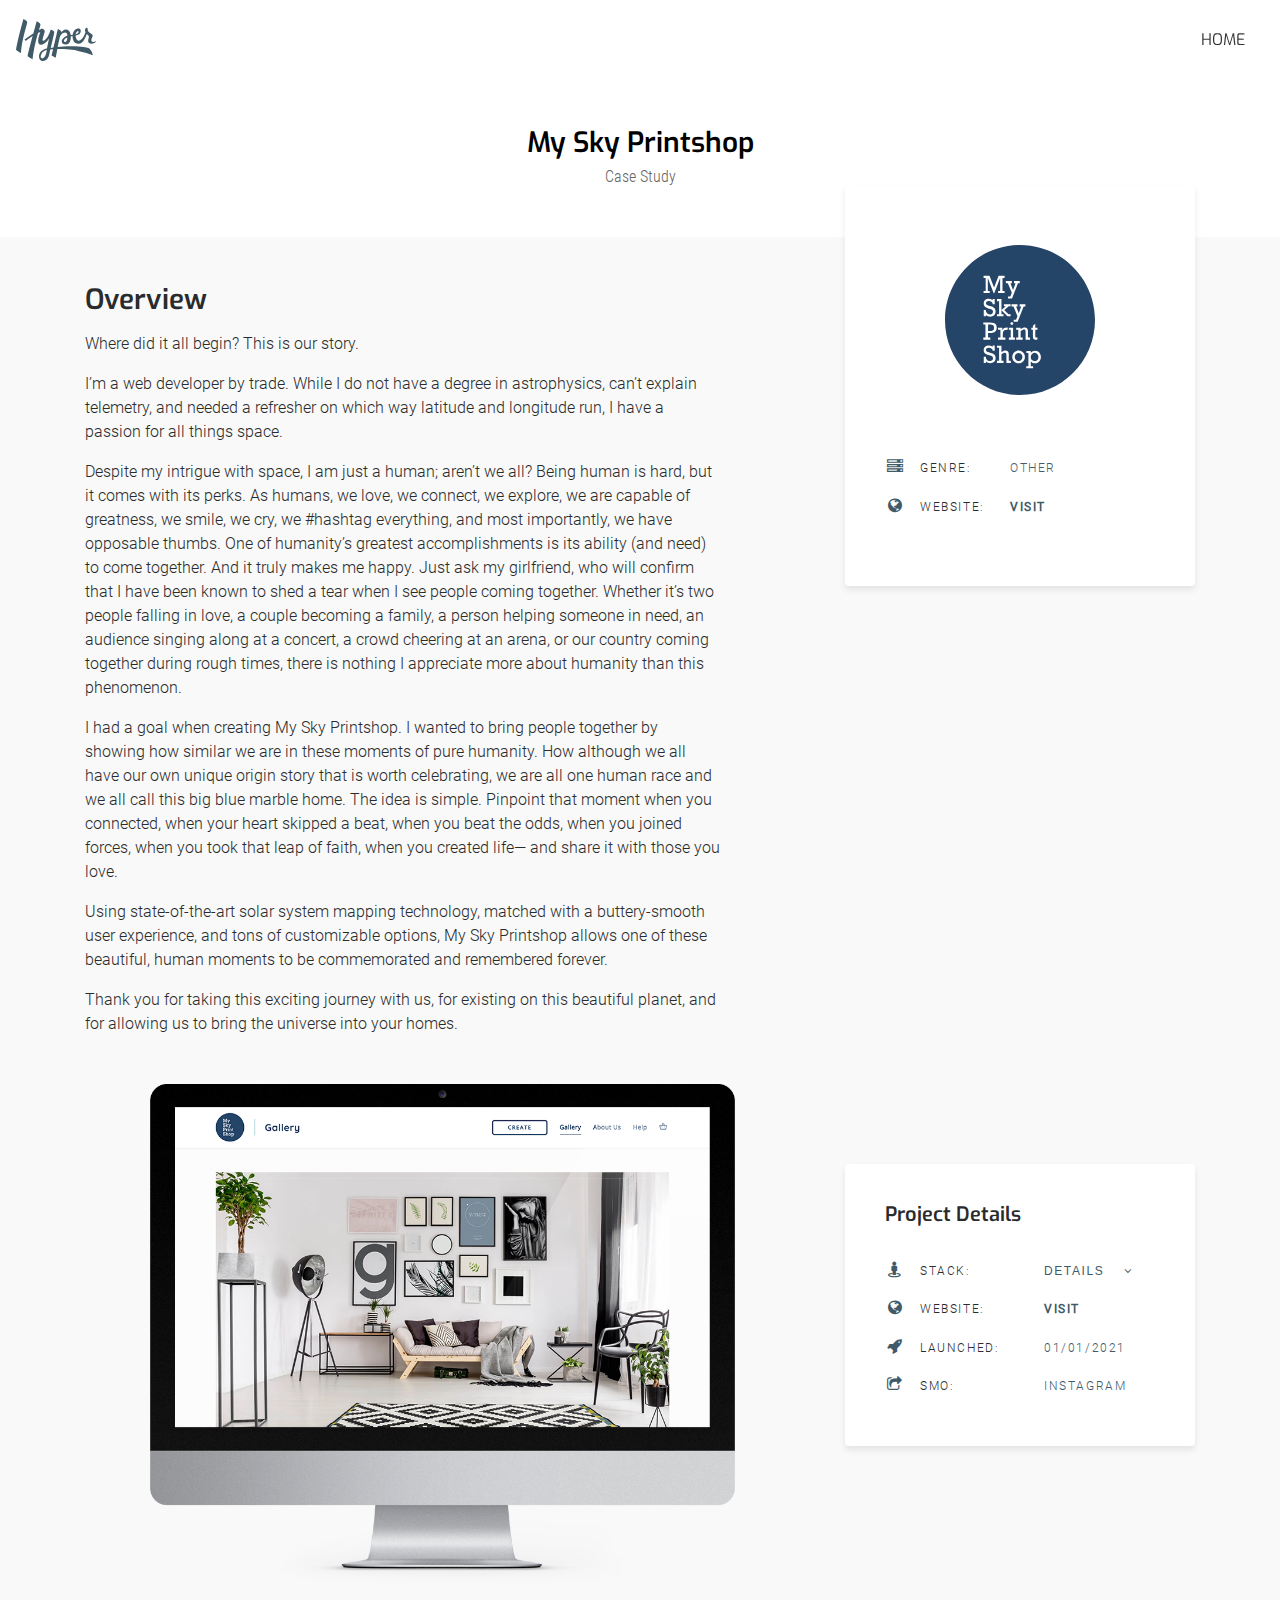
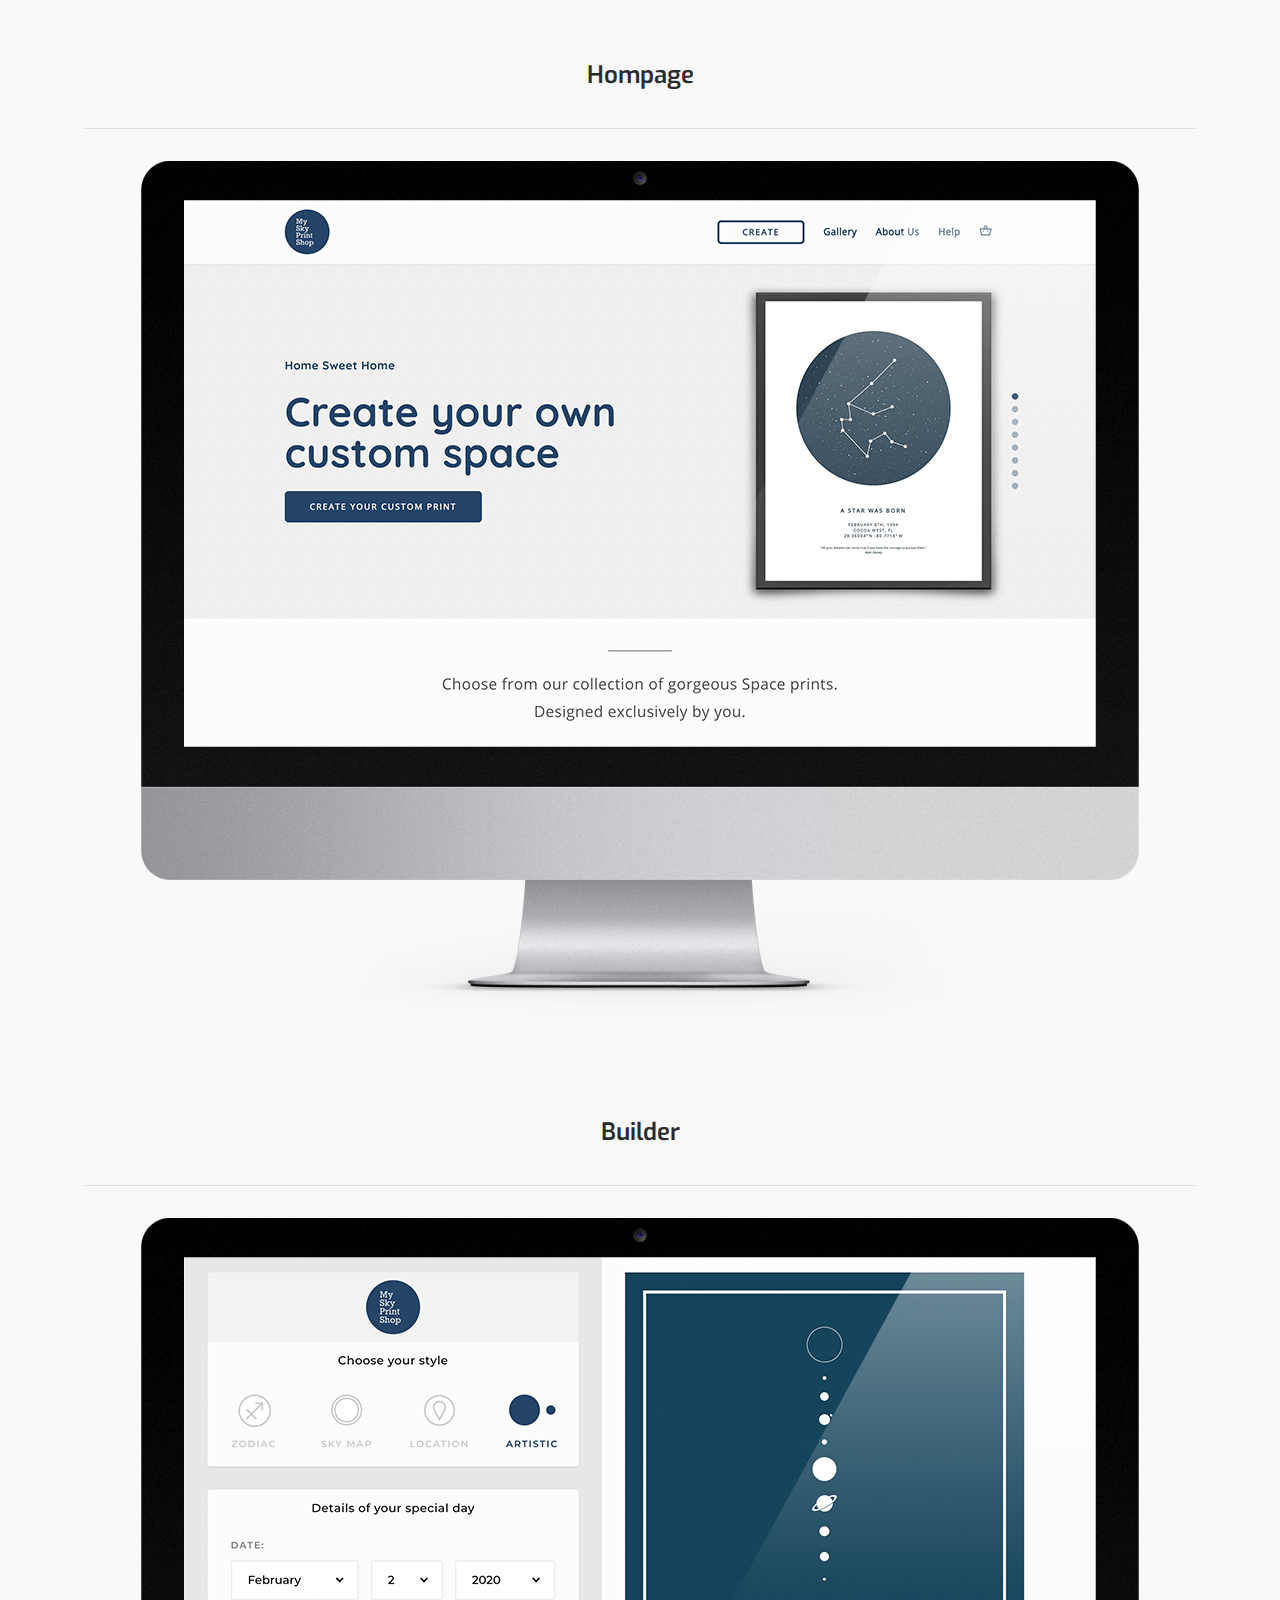
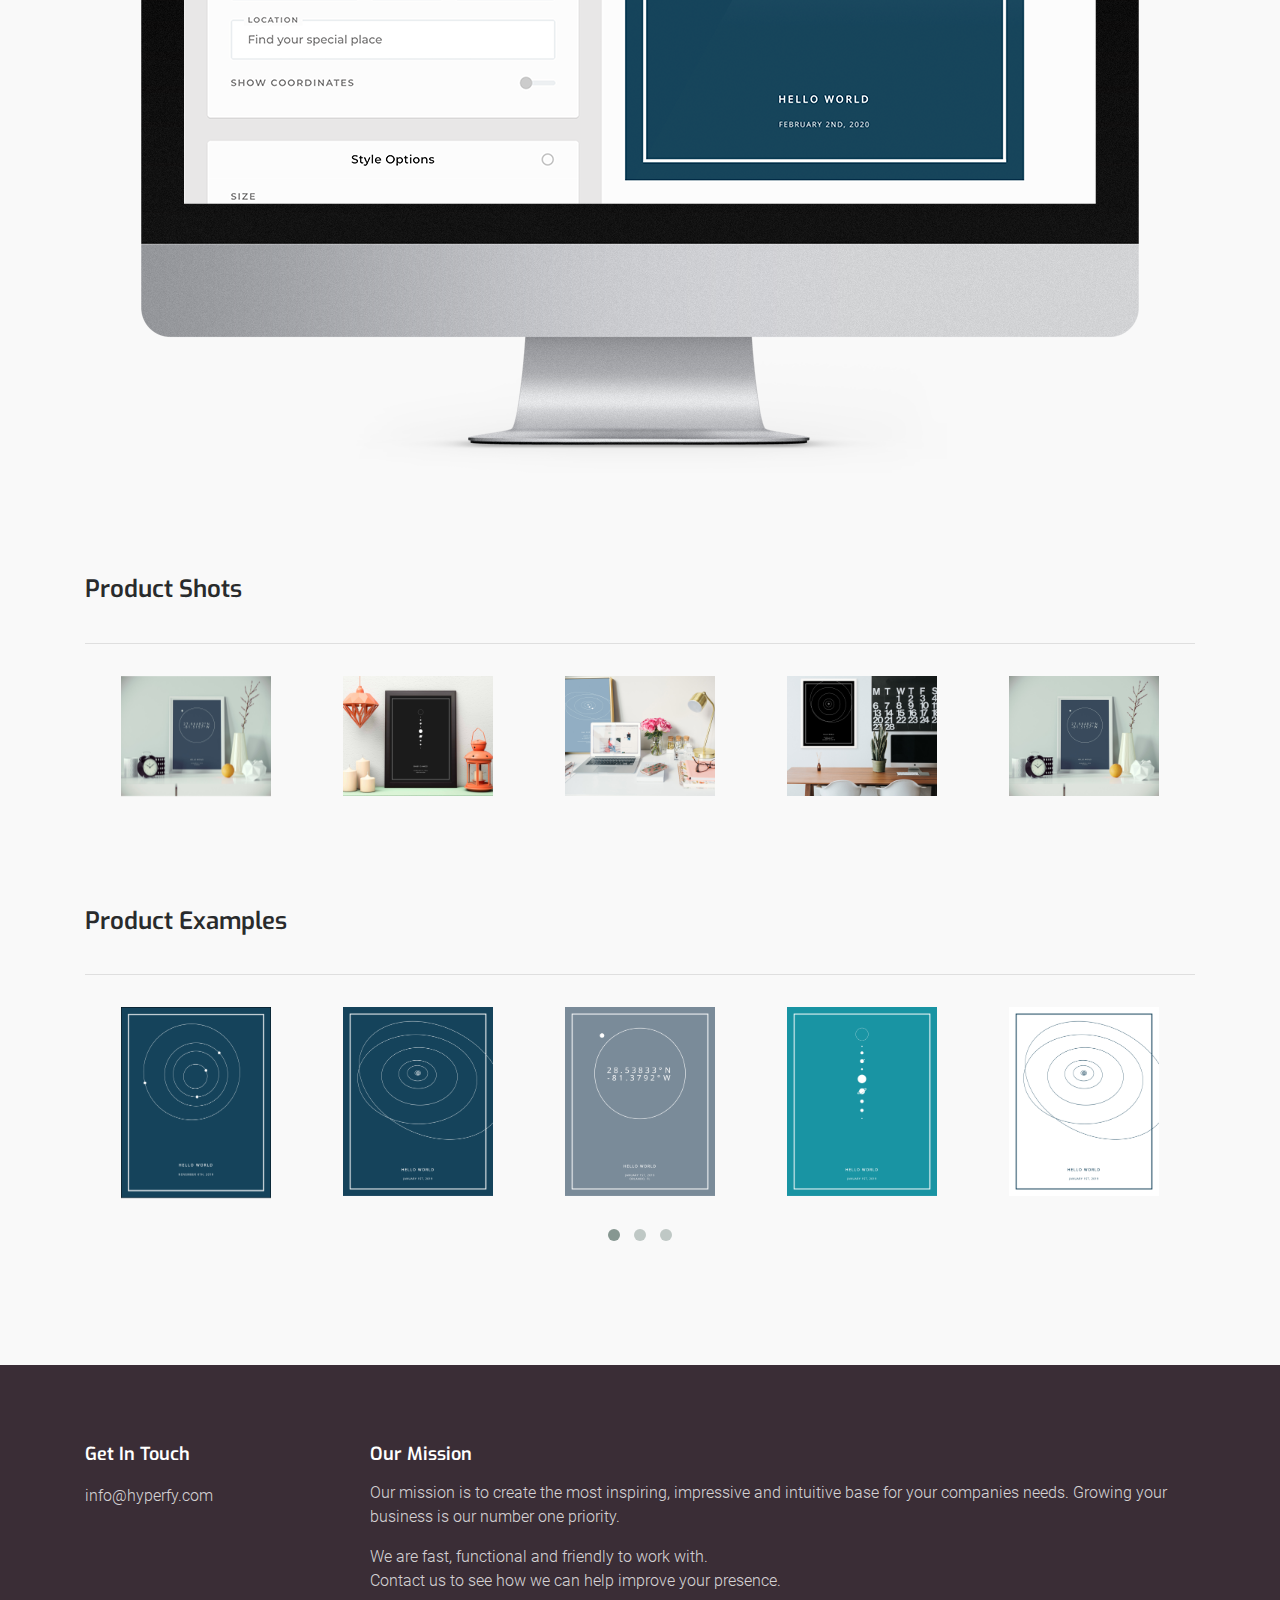
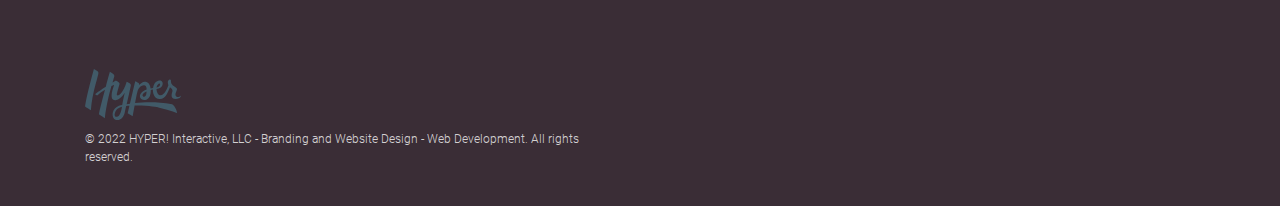
<file: case-study/my-sky-printshop.html>
﻿<!doctype html>
<html lang="en-US" class="no-js">
<head>
    <meta charset="UTF-8">
    <title>My Sky Printshop - HYPER! Interactive : HYPER! Interactive</title>

    <link href="//www.google-analytics.com" rel="dns-prefetch">

    <meta http-equiv="X-UA-Compatible" content="IE=edge,chrome=1">
    <meta name="viewport" content="width=device-width, initial-scale=1.0">
    <meta name="description" content="Branding and Website Design &#8211; Web Development">
    <meta name="google-site-verification" content="g705zS65lo38z2qf1lPDWPc4-F9c138tnEsOJtwbmqw">

    <!-- Customizable CSS -->
    <link href="../wp-content/themes/hyper/css/flexslider.css" rel="stylesheet">
    <link href="../wp-content/themes/hyper/css/ipad-slide.css" rel="stylesheet">

    <!-- Google Fonts -->
    <link href="../wp-includes/fonts/fonts.css?family=Exo:400,600|Roboto:300,400|Roboto+Condensed:300" rel="stylesheet">

    <!-- Icons/Glyphs -->
    <link href="../wp-content/themes/hyper/css/font-awesome.css" rel="stylesheet">

    <meta name='robots' content='index, follow, max-image-preview:large, max-snippet:-1, max-video-preview:-1'>

    <link rel='stylesheet' id='wp-block-library-css'
          href='../wp-includes/css/dist/block-library/style.min.css?ver=6.1.1' media='all'>

    <link rel='stylesheet' id='classic-theme-styles-css' href='../wp-includes/css/classic-themes.min.css?ver=1'
          media='all'>

    <link rel='stylesheet' id='html5blank-css' href='../wp-content/themes/hyper/css/style.css?ver=1.0' media='all'>
    <link rel='stylesheet' id='child-understrap-vendor-css'
          href='../wp-content/themes/hyper/assets/css/vendor.css?ver=6.1.1' media='all'>
    <link rel='stylesheet' id='child-understrap-style-css'
          href='../wp-content/themes/hyper/assets/css/style.css?ver=6.1.1' media='all'>
    <link rel='stylesheet' id='style.owl.carousel-css'
          href='../wp-content/plugins/owl-carousel/css/owl.carousel.css?ver=6.1.1' media='all'>
    <link rel='stylesheet' id='style.owl.carousel.theme-css'
          href='../wp-content/plugins/owl-carousel/css/owl.theme.css?ver=6.1.1' media='all'>
    <link rel='stylesheet' id='style.owl.carousel.transitions-css'
          href='../wp-content/plugins/owl-carousel/css/owl.transitions.css?ver=6.1.1' media='all'>
    <link rel='stylesheet' id='style.owl.carousel.styles-css'
          href='../wp-content/plugins/owl-carousel/css/styles.css?ver=6.1.1' media='all'>
    <script type='text/javascript' src='../wp-includes/js/jquery/jquery.min.js?ver=3.6.1' id='jquery-core-js'></script>
    <script type='text/javascript' src='../wp-includes/js/jquery/jquery-migrate.min.js?ver=3.3.2'
            id='jquery-migrate-js'></script>
    <script type='text/javascript' src='../wp-content/plugins/owl-carousel/js/owl.carousel.js?ver=6.1.1'
            id='js.owl.carousel-js'></script>
    <script type='text/javascript' src='../wp-content/plugins/owl-carousel/js/script.js?ver=6.1.1'
            id='js.owl.carousel.script-js'></script>

    <!-- Favicon -->
    <link rel="shortcut icon" href="../wp-content/themes/hyper/images/icon/favicon.ico">
    <link rel="apple-touch-icon" sizes="57x57" href="../wp-content/themes/hyper/images/icon/apple-icon-57x57.png">
    <link rel="apple-touch-icon" sizes="60x60" href="../wp-content/themes/hyper/images/icon/apple-icon-60x60.png">
    <link rel="apple-touch-icon" sizes="72x72" href="../wp-content/themes/hyper/images/icon/apple-icon-72x72.png">
    <link rel="apple-touch-icon" sizes="76x76" href="../wp-content/themes/hyper/images/icon/apple-icon-76x76.png">
    <link rel="apple-touch-icon" sizes="114x114" href="../wp-content/themes/hyper/images/icon/apple-icon-114x114.png">
    <link rel="apple-touch-icon" sizes="120x120" href="../wp-content/themes/hyper/images/icon/apple-icon-120x120.png">
    <link rel="apple-touch-icon" sizes="144x144" href="../wp-content/themes/hyper/images/icon/apple-icon-144x144.png">
    <link rel="apple-touch-icon" sizes="152x152" href="../wp-content/themes/hyper/images/icon/apple-icon-152x152.png">
    <link rel="apple-touch-icon" sizes="180x180" href="../wp-content/themes/hyper/images/icon/apple-icon-180x180.png">
    <link rel="icon" type="image/png" sizes="192x192"
          href="../wp-content/themes/hyper/images/icon/android-icon-192x192.png">
    <link rel="icon" type="image/png" sizes="32x32" href="../wp-content/themes/hyper/images/icon/favicon-32x32.png">
    <link rel="icon" type="image/png" sizes="96x96" href="../wp-content/themes/hyper/images/icon/favicon-96x96.png">
    <link rel="icon" type="image/png" sizes="16x16" href="../wp-content/themes/hyper/images/icon/favicon-16x16.png">
    <link rel="manifest" href="../wp-content/themes/hyper/images/icon/manifest.json">
    <meta name="msapplication-TileColor" content="#ffffff">
    <meta name="msapplication-TileImage"
          content="https://hyperfy.com/wp-content/themes/hyper/images/icon/ms-icon-144x144.png">
    <meta name="theme-color" content="#ffffff">

</head>
<body class="case-study-template-default single single-case-study postid-1519 theme-hyper woocommerce-no-js my-sky-printshop inner"
      data-spy="scroll" data-target="#scrollspy-nav" data-offset="0">

<!-- Preloader -->
<div class="loader-wrapper">
    <div class="loader"></div>

    <div class="loader-section section-left"></div>
    <div class="loader-section section-right"></div>

</div>

<div class="wrapper-fluid wrapper-navbar" id="wrapper-navbar">

    <!-- Navigation -->
    <nav id="scrollspy-nav" class="navbar navbar-toggleable-md">
        <div class="overlay"></div>

        <!-- Wrapper -->
        <div class="navbar-wrapper">

            <!-- Logo -->
            <a class="navbar-brand custom-logo-link" rel="home" href="../index.html" title="HYPER! Interactive">
                <img class="img-fluid" src="../wp-content/themes/hyper/images/logo/hyper-logo.svg">
            </a>
            <button class="navbar-toggler" type="button" data-toggle="push" data-target="#navbar" aria-controls="navbar"
                    aria-expanded="false" aria-label="Toggle navigation">
                <span class="icon-bar top-bar"></span>
                <span class="icon-bar middle-bar"></span>
                <span class="icon-bar bottom-bar"></span>
            </button>


            <!-- Navigation links -->
            <ul id="main-menu" class="navbar-nav menu-top-navigation-container">
                <li itemscope="itemscope" itemtype="https://www.schema.org/SiteNavigationElement" id="menu-item-523"
                    class="menu-item menu-item-type-post_type menu-item-object-page menu-item-home menu-item-523"><a
                        title="Home" class="nav-link" href="../index.html">Home</a></li>
            </ul>
        </div>
    </nav>

</div>
<div class="wrapper" id="full-width-page-wrapper">

    <div class="container-fluid" id="content">

        <div class="row">

            <div class="col-md-12">

                <!-- Container -->
                <div class="section-heading section-heading">
                    <h1> My Sky Printshop </h1>
                    <div class="sub-title">Case Study</div>
                </div>
            </div>

            <!-- Main Content Area -->
            <div class="col-md-12 content-area content-area-default" id="primary">
                <main class="site-main" id="main" role="main">

                    <!-- START MODULE -->


                    <section id="portfolio-post" class="portfolio-main module-wrapper">
                        <div class="container">
                            <div class="row">

                                <!-- Content -->
                                <div class="col-md-7 col-sm-12">
                                    <div class="content-block">
                                        <h2>Overview</h2>
                                        <p class="text-normal">
                                        <p>Where did it all begin? This is our story.</p>
                                        <p>I&#8217;m a web developer by trade. While I do not have a degree in
                                            astrophysics, can&#8217;t explain telemetry, and needed a refresher on which
                                            way latitude and longitude run, I have a passion for all things space.</p>
                                        <p>Despite my intrigue with space, I am just a human; aren&#8217;t we all? Being
                                            human is hard, but it comes with its perks. As humans, we love, we connect,
                                            we explore, we are capable of greatness, we smile, we cry, we #hashtag
                                            everything, and most importantly, we have opposable thumbs. One of humanity&#8217;s
                                            greatest accomplishments is its ability (and need) to come together. And it
                                            truly makes me happy. Just ask my girlfriend, who will confirm that I have
                                            been known to shed a tear when I see people coming together. Whether it&#8217;s
                                            two people falling in love, a couple becoming a family, a person helping
                                            someone in need, an audience singing along at a concert, a crowd cheering at
                                            an arena, or our country coming together during rough times, there is
                                            nothing I appreciate more about humanity than this phenomenon.</p>
                                        <p>I had a goal when creating My Sky Printshop. I wanted to bring people
                                            together by showing how similar we are in these moments of pure humanity.
                                            How although we all have our own unique origin story that is worth
                                            celebrating, we are all one human race and we all call this big blue marble
                                            home. The idea is simple. Pinpoint that moment when you connected, when your
                                            heart skipped a beat, when you beat the odds, when you joined forces, when
                                            you took that leap of faith, when you created life— and share it with those
                                            you love.</p>
                                        <p>Using state-of-the-art solar system mapping technology, matched with a
                                            buttery-smooth user experience, and tons of customizable options, My Sky
                                            Printshop allows one of these beautiful, human moments to be commemorated
                                            and remembered forever.</p>
                                        <p>Thank you for taking this exciting journey with us, for existing on this
                                            beautiful planet, and for allowing us to bring the universe into your
                                            homes.</p>

                                    </div>

                                    <div class="content-block">
                                        <h3>
                                            <p class="text-normal"></p>
                                        </h3>
                                    </div>

                                    <div class="content-block">
                                        <h3>
                                            <p class="text-normal"></p>
                                        </h3>
                                    </div>
                                </div>

                                <!-- Sidebar -->
                                <div class="col-md-4 col-sm-12 offset-md-1">
                                    <div class="card">
                                        <div class="card-block">
                                            <div class="item-details">
                                                <img class="item mx-auto style-svg"
                                                     src="../wp-content/uploads/2022/03/hyperfy.com-my-sky-printshop-my-sky-printshop.svg"
                                                     alt="">

                                                <ul class="item-details">
                                                    <li class="genre"><span class="detail-title">Genre:</span><span
                                                            class="fill">Other</span></li>
                                                    <li class="web"><span class="detail-title">Website:</span><span
                                                            class="fill"><a href="https://myskyprintshop.com">Visit</a></span>
                                                    </li>
                                                </ul>
                                            </div>
                                        </div>
                                    </div>
                                </div>
                            </div>
                        </div>
                    </section>
                    <section id="portfolio-post" class="portfolio-post module-wrapper full-width bg-light-grey">
                        <div class="container">
                            <div class="row">

                                <div class="col-md-7 col-sm-12">
                                    <div class="mainImage" style="top:-80px; left:80px;"><img class="img-fluid"
                                                                                              src="../wp-content/uploads/2022/03/hyperfy.com-my-sky-printshop-my-sky-printshop-mac.png">
                                    </div>
                                </div>

                                <!-- Card -->
                                <div class="col-md-4 col-sm-12 offset-md-1">
                                    <div class="card">
                                        <div class="card-block">
                                            <h5 class="title">Project Details</h5>


                                            <ul class="item-details">
                                                <li class="client"><span class="detail-title">Stack:</span>
                                                    <div class="dropdown">
                                                        <button class="fill" type="button" id="dropdownMenuButton_cats"
                                                                data-toggle="dropdown" aria-haspopup="true"
                                                                aria-expanded="false">Details
                                                        </button>
                                                        <div class="dropdown-menu"
                                                             aria-labelledby="dropdownMenuButton_cats">
                                                            <a class="dropdown-item">Web Design</a><a
                                                                class='dropdown-item'>Wireframing</a><a
                                                                class='dropdown-item'>CSS3</a><a class='dropdown-item'>HTML5</a><a
                                                                class='dropdown-item'>Javascript</a><a
                                                                class='dropdown-item'>Copywriting</a>
                                                        </div>
                                                    </div>
                                                </li>
                                                <li class="web"><span class="detail-title">Website:</span>
                                                    <div class="fill"><a href="https://myskyprintshop.com">Visit</a>
                                                    </div>
                                                </li>
                                                <li class="launch"><span class="detail-title">Launched:</span>
                                                    <div class="fill">01/01/2021</div>
                                                </li>
                                                <li class="social"><span class="detail-title">SMO:</span>
                                                    <div class="fill">Instagram</div>
                                                </li>
                                            </ul>
                                        </div>
                                    </div>


                                </div>


                            </div>
                        </div>
                    </section>

                    <section id="work-samples" class="work-samples module-wrapper full-width">
                        <div class="container inner">

                            <div class="row">
                                <div class="col-md-12 col-sm-9 center-block text-center">
                                    <div class="section-header">
                                        <h3 class="title">Hompage</h3>
                                        <p></p>
                                    </div>
                                </div>
                            </div>

                            <div class="row inner-top-sm">
                                <div class="col-sm-12 center-block text-center"><img
                                        src="../wp-content/uploads/2022/03/hyperfy.com-my-sky-printshop-my-sky-printshop-homepage.png">
                                </div>
                            </div>

                        </div>

                    </section>


                    <section id="work-samples" class="work-samples module-wrapper full-width">
                        <div class="container inner">

                            <div class="row">
                                <div class="col-md-12 col-sm-9 center-block text-center">
                                    <div class="section-header">
                                        <h3 class="title">Builder</h3>
                                        <p></p>
                                    </div>
                                </div>
                            </div>

                            <div class="row inner-top-sm">
                                <div class="col-sm-12 center-block text-center"><img
                                        src="../wp-content/uploads/2022/03/hyperfy.com-my-sky-printshop-my-sky-printshop-builder.png">
                                </div>
                            </div>

                        </div>

                    </section>

                    <section id="carousels" class="carousels module-wrapper">
                        <div class="container">

                            <div class="row">
                                <div class="col-md-12">
                                    <div class="section-header">
                                        <h3 class="title">Product Shots</h3>
                                    </div>
                                </div>
                            </div>

                            <div class="row">
                                <div class="col-sm-12">
                                    <div id="owl-videos-462" class="owl-carousel owl-outer-nav owl-ui-md owl-item-gap">

                                        <div class="item">
                                            <figure>

                                                <div class="icon-overlay icn-link text-center">
                                                    <img class="owl-image-size"
                                                         src="../wp-content/uploads/2022/03/hyperfy.com-my-sky-printshop-my-sky-printshop-product-shot-01.jpg"
                                                         alt="">
                                                </div>

                                            </figure>
                                        </div>

                                        <div class="item">
                                            <figure>

                                                <div class="icon-overlay icn-link text-center">
                                                    <img class="owl-image-size"
                                                         src="../wp-content/uploads/2022/03/hyperfy.com-my-sky-printshop-my-sky-printshop-product-shot-02.jpg"
                                                         alt="">
                                                </div>

                                            </figure>
                                        </div>

                                        <div class="item">
                                            <figure>

                                                <div class="icon-overlay icn-link text-center">
                                                    <img class="owl-image-size"
                                                         src="../wp-content/uploads/2022/03/hyperfy.com-my-sky-printshop-my-sky-printshop-product-shot-03.jpg"
                                                         alt="">
                                                </div>

                                            </figure>
                                        </div>

                                        <div class="item">
                                            <figure>

                                                <div class="icon-overlay icn-link text-center">
                                                    <img class="owl-image-size"
                                                         src="../wp-content/uploads/2022/03/hyperfy.com-my-sky-printshop-my-sky-printshop-product-shot-04.jpg"
                                                         alt="">
                                                </div>

                                            </figure>
                                        </div>

                                        <div class="item">
                                            <figure>

                                                <div class="icon-overlay icn-link text-center">
                                                    <img class="owl-image-size"
                                                         src="../wp-content/uploads/2022/03/hyperfy.com-my-sky-printshop-my-sky-printshop-product-shot-05.jpg"
                                                         alt="">
                                                </div>

                                            </figure>
                                        </div>


                                    </div>
                                </div>
                            </div>
                        </div>
                    </section>

                    <section id="carousels" class="carousels module-wrapper">
                        <div class="container">

                            <div class="row">
                                <div class="col-md-12">
                                    <div class="section-header">
                                        <h3 class="title">Product Examples</h3>
                                    </div>
                                </div>
                            </div>

                            <div class="row">
                                <div class="col-sm-12">
                                    <div id="owl-videos-406" class="owl-carousel owl-outer-nav owl-ui-md owl-item-gap">

                                        <div class="item">
                                            <figure>

                                                <div class="icon-overlay icn-link text-center">
                                                    <img class="owl-image-size"
                                                         src="../wp-content/uploads/2022/03/hyperfy.com-my-sky-printshop-11x14-09.png"
                                                         alt="">
                                                </div>

                                            </figure>
                                        </div>

                                        <div class="item">
                                            <figure>

                                                <div class="icon-overlay icn-link text-center">
                                                    <img class="owl-image-size"
                                                         src="../wp-content/uploads/2022/03/hyperfy.com-my-sky-printshop-11x14-08.png"
                                                         alt="">
                                                </div>

                                            </figure>
                                        </div>

                                        <div class="item">
                                            <figure>

                                                <div class="icon-overlay icn-link text-center">
                                                    <img class="owl-image-size"
                                                         src="../wp-content/uploads/2022/03/hyperfy.com-my-sky-printshop-11x14-03.png"
                                                         alt="">
                                                </div>

                                            </figure>
                                        </div>

                                        <div class="item">
                                            <figure>

                                                <div class="icon-overlay icn-link text-center">
                                                    <img class="owl-image-size"
                                                         src="../wp-content/uploads/2022/03/hyperfy.com-my-sky-printshop-11x14-02.png"
                                                         alt="">
                                                </div>

                                            </figure>
                                        </div>

                                        <div class="item">
                                            <figure>

                                                <div class="icon-overlay icn-link text-center">
                                                    <img class="owl-image-size"
                                                         src="../wp-content/uploads/2022/03/hyperfy.com-my-sky-printshop-11x14-01.png"
                                                         alt="">
                                                </div>

                                            </figure>
                                        </div>

                                        <div class="item">
                                            <figure>

                                                <div class="icon-overlay icn-link text-center">
                                                    <img class="owl-image-size"
                                                         src="../wp-content/uploads/2022/03/hyperfy.com-my-sky-printshop-11x14-11.png"
                                                         alt="">
                                                </div>

                                            </figure>
                                        </div>

                                        <div class="item">
                                            <figure>

                                                <div class="icon-overlay icn-link text-center">
                                                    <img class="owl-image-size"
                                                         src="../wp-content/uploads/2022/03/hyperfy.com-my-sky-printshop-11x14-05.png"
                                                         alt="">
                                                </div>

                                            </figure>
                                        </div>

                                        <div class="item">
                                            <figure>

                                                <div class="icon-overlay icn-link text-center">
                                                    <img class="owl-image-size"
                                                         src="../wp-content/uploads/2022/03/hyperfy.com-my-sky-printshop-11x14-04.png"
                                                         alt="">
                                                </div>

                                            </figure>
                                        </div>

                                        <div class="item">
                                            <figure>

                                                <div class="icon-overlay icn-link text-center">
                                                    <img class="owl-image-size"
                                                         src="../wp-content/uploads/2022/03/hyperfy.com-my-sky-printshop-11x14-10.png"
                                                         alt="">
                                                </div>

                                            </figure>
                                        </div>

                                        <div class="item">
                                            <figure>

                                                <div class="icon-overlay icn-link text-center">
                                                    <img class="owl-image-size"
                                                         src="../wp-content/uploads/2022/03/hyperfy.com-my-sky-printshop-11x14-06.png"
                                                         alt="">
                                                </div>

                                            </figure>
                                        </div>

                                        <div class="item">
                                            <figure>

                                                <div class="icon-overlay icn-link text-center">
                                                    <img class="owl-image-size"
                                                         src="../wp-content/uploads/2022/03/hyperfy.com-my-sky-printshop-11x14-12.png"
                                                         alt="">
                                                </div>

                                            </figure>
                                        </div>

                                        <div class="item">
                                            <figure>

                                                <div class="icon-overlay icn-link text-center">
                                                    <img class="owl-image-size"
                                                         src="../wp-content/uploads/2022/03/hyperfy.com-my-sky-printshop-11x14-07.png"
                                                         alt="">
                                                </div>

                                            </figure>
                                        </div>


                                    </div>
                                </div>
                            </div>
                        </div>
                    </section>


                </main>
            </div>
        </div>
    </div>
</div>


<!-- Footer -->
<footer class="footer">
    <div class="container inner">
        <div class="row">

            <!-- Launch Pad -->
            <div class="col-md-3 col-sm-6 inner">
                <h5>Get In Touch</h5>
                <ul id="menu-top-menu" class="menu">
                    <li>
                        <a href="mailto:&#105;&#110;&#102;&#111;&#064;&#104;&#121;&#112;&#101;&#114;&#102;&#121;&#046;&#099;&#111;&#109;">&#105;&#110;&#102;&#111;&#064;&#104;&#121;&#112;&#101;&#114;&#102;&#121;&#046;&#099;&#111;&#109;</a>
                    </li>
                </ul>
            </div>

            <!-- Mission Statement -->
            <div class="col-md-9 col-sm-12 col-xs-12 inner">
                <h5>Our Mission</h5>
                <p>Our mission is to create the most inspiring, impressive and intuitive base for your companies needs.
                    Growing your business is our number one priority.</p>
                <p>We are fast, functional and friendly to work with.<br>Contact us to see how we can help improve your
                    presence.</p>
            </div>
        </div>
    </div>

    <div class="footer-sep">
        <div class="container inner">
            <div class="row align-items-center">

                <!-- Logo -->
                <div class="col-md-2 col-sm-6 footer-logo text-left-lg">
                    <img src="../wp-content/themes/hyper/images/logo/hyper-logo.svg" class="img-fluid logo"
                         alt="Brand Design and Development">
                </div>
            </div>
        </div>
    </div>

    <div class="footer-copyright">
        <div class="container">
            <div class="row align-items-center">

                <!-- Copyright -->
                <div class="col-md-6">
                    <p class="pull-left copyright">&copy; 2022 HYPER! Interactive, LLC - Branding and Website Design -
                        Web Development. All rights reserved.</p>
                </div>
            </div>
        </div>
    </div>
</footer>

<script type='text/javascript' src='../wp-content/themes/hyper/assets/js/vendor.js?ver=6.1.1'
        id='child-understrap-vendor-js'></script>
<script type='text/javascript' src='../wp-content/themes/hyper/assets/js/main.js?ver=6.1.1'
        id='child-understrap-main-js'></script>

</body>
</html>
</file>
<file: wp-content/themes/hyper/css/ipad-slide.css>
/*  iPad Slider  */

.ipad-frame {
    display:block;
    position:relative;
    width:100%;
    max-width:998px;
    margin:0 auto;
    overflow:hidden;
}
 
.ipad-screen{
    display:block;
    position:absolute;
	  top: 4.5%;
	  left: 4.3%;
	  width: 91.4%;
	  height: 63.5%;
    overflow:hidden;
}

.flexslider {
    margin:0;
    padding:0;
    background:transparent;
    border:none;
    box-shadow:none;
    -webkit-touch-callout: none;
    -webkit-user-select: none;
    -khtml-user-select: none;
    -moz-user-select: none;
    -ms-user-select: none;
    user-select: none;
	z-index:1;
}
.flexit {
	overflow: hidden;
	position: relative;
}
.sliding {
	width: 912px;
	float: left;
	display: block;
}
.ipad-slider .flex-direction-nav .flex-prev,
.ipad-slider .flex-direction-nav .flex-next{
    background-image:none;
    display:inline;
    text-indent:0;
    position:absolute;
    top:50%;
    width:44px;
    height:44px;
    padding:0;
    padding-left:3px;
    margin:0;
    margin-top: 30%;
    font-size:42px;
    line-height:38px;
    color:#fff;
    border-radius:5px;
    -webkit-transition:all .2s ease-out;
    transition:all .2s ease-out;
}

.ipad-slider .flex-direction-nav .flex-next{
    text-align:right;
    padding-right:12px;
}

.ipad-slider .flex-direction-nav a:hover,
.ipad-slider .flex-direction-nav a:active,
.ipad-slider .flex-direction-nav a:focus{
    text-decoration:none;
}

.ipad-slider .flex-direction-nav a:hover {  
    background: #fff;
	background: rgba(255,255,255,0.1);
}

.ipad-slider:hover .flex-next {opacity: .5; right: 5px;}
.ipad-slider:hover .flex-prev {opacity: .5; left: 5px;}


/*  Scrollimations  */   
.scrollimation.fade-in{
	opacity:0;
	-webkit-transition:opacity 0.6s ease-out;
	transition:opacity 0.6s ease-out;
}

.scrollimation.fade-in.in{
	opacity:1;
}

.scrollimation.scale-in{
	opacity:0;
	-webkit-transform: scale(0.5);
	-moz-transform: scale(0.5);
	-ms-transform: scale(0.5);
	transform:scale(0.5);
	-webkit-transition: -webkit-transform .6s cubic-bezier(.17,.89,.67,1.57), opacity .6s ease-out;
	transition: transform .6s cubic-bezier(.17,.89,.67,1.57), opacity .6s ease-out;
}

.scrollimation.scale-in.in{
	opacity:1;
	-webkit-transform: scale(1);
	-moz-transform: scale(1);
	-ms-transform: scale(1);
	transform:scale(1);
}

.scrollimation.fade-right{
	opacity:0;
	-webkit-transform: translateX(-100px);
	-moz-transform: translateX(-100px);
	-ms-transform: translateX(-100px);
	transform:translateX(-100px);
	-webkit-transition: -webkit-transform .4s ease-out,opacity .4s ease-out;
	transition: transform .4s ease-out,opacity .4s ease-out;
}

.scrollimation.fade-right.in{
	opacity:1;
	-webkit-transform: translateX(0px);
	-moz-transform: translateX(0px);
	-ms-transform: translateX(0px);
	transform:translateX(0px);
}

.scrollimation.fade-left{
	opacity:0;
	-webkit-transform: translateX(100px);
	-moz-transform: translateX(100px);
	-ms-transform: translateX(100px);
	transform:translateX(100px);
	-webkit-transition: -webkit-transform .4s ease-out,opacity .4s ease-out;
	transition: transform .4s ease-out,opacity .4s ease-out;
}

.scrollimation.fade-left.in{
	opacity:1;
	-webkit-transform: translateX(0px);
	-moz-transform: translateX(0px);
	-ms-transform: translateX(0px);
	transform:translateX(0px);
}

.scrollimation.fade-up{
	opacity:0;
	-webkit-transform: translateY(100px);
	-moz-transform: translateY(100px);
	-ms-transform: translateY(100px);
	transform:translateY(100px);
	-webkit-transition: -webkit-transform .4s ease-out,opacity .4s ease-in;
	transition: transform .4s ease-out,opacity .4s ease-in-out;
}

.scrollimation.fade-up.in{
	opacity:1;
	-webkit-transform: translateY(0px);
	-moz-transform: translateY(0px);
	-ms-transform: translateY(0px);
	transform:translateY(0px);
}

.scrollimation.d1{
	transition-delay:.2s;
}

.scrollimation.d2{
	transition-delay:.4s;
}

.scrollimation.d3{
	transition-delay:.6s;
}

.scrollimation.d4{
	transition-delay:.8s;
}

.touch .scrollimation.fade-in{
	opacity:1;
}

.touch .scrollimation.scale-in{
	opacity:1;
	-webkit-transform: scale(1);
	-moz-transform: scale(1);
	-ms-transform: scale(1);
	transform:scale(1);
}

.touch .scrollimation.fade-right{
	opacity:1;
	-webkit-transform: translateX(0px);
	-moz-transform: translateX(0px);
	-ms-transform: translateX(0px);
	transform:translateX(0px);
}

.touch .scrollimation.fade-left{
	opacity:1;
	-webkit-transform: translateX(0px);
	-moz-transform: translateX(0px);
	-ms-transform: translateX(0px);
	transform:translateX(0px);
}

.touch .scrollimation.fade-up{
	opacity:1;
	-webkit-transform: translateY(0px);
	-moz-transform: translateY(0px);
	-ms-transform: translateY(0px);
	transform:translateY(0px);
}

@media (max-width: 768px) { 
	.ipad-slider .flex-direction-nav .flex-prev,
	.ipad-slider .flex-direction-nav .flex-next {
		margin-top: 32%;
	}
}
</file>
<file: wp-includes/fonts/fonts.css>
﻿@font-face {
  font-family: 'Exo';
  font-style: normal;
  font-weight: 400;
  src: url(./google/exo/4UaZrEtFpBI4f1ZSIK9d4LjJ4lM3OwRmPg.ttf) format('truetype');
}
@font-face {
  font-family: 'Exo';
  font-style: normal;
  font-weight: 600;
  src: url(./google/exo/4UaZrEtFpBI4f1ZSIK9d4LjJ4o0wOwRmPg.ttf) format('truetype');
}
@font-face {
  font-family: 'Roboto';
  font-style: normal;
  font-weight: 300;
  src: url(./google/roboto/KFOlCnqEu92Fr1MmSU5fBBc9.ttf) format('truetype');
}
@font-face {
  font-family: 'Roboto';
  font-style: normal;
  font-weight: 400;
  src: url(./google/roboto/KFOmCnqEu92Fr1Mu4mxP.ttf) format('truetype');
}
@font-face {
  font-family: 'Roboto Condensed';
  font-style: normal;
  font-weight: 300;
  src: url(./google/robotocondensed/ieVi2ZhZI2eCN5jzbjEETS9weq8-33mZGCQYag.ttf) format('truetype');
}
</file>
<file: wp-content/themes/hyper/css/style.css>
/*
 Theme Name:   Hyper
 Theme URI:    https://www.hyperfy.com
 Description:  Hyperfy Theme
 Author:       HYPER! Interactive, LLC
 Author URI:   http://www.hyperfy.com
 Template:     hyper
 Version:      0.2.1
 License:      Commercial
 Text Domain:  hyper
 Tags: one-column, custom-menu, featured-images, theme-options, translation-ready
*/
</file>
<file: wp-content/themes/hyper/assets/css/style.css>
.parallax-content{transform:translateY(-50%);position:relative;top:50%}@keyframes pulse-animation{0%{transform:scale(1)}20%{transform:scale(1.05)}30%{transform:scale(1.1)}40%{transform:scale(1.15)}50%{transform:scale(1.2)}60%{transform:scale(1.15)}70%{transform:scale(1.1)}80%{transform:scale(1.05)}100%{transform:scale(1)}}@keyframes slide-away{0%{transform:translateX(0%);animation-timing-function:ease}50%{transform:translateX(100%);max-height:100px;animation-timing-function:cubic-bezier(0.25, 0.46, 0.45, 0.94)}100%{transform:translateX(100%);max-height:0}}@keyframes animated-gradient{0%{background-position:0 0}100%{background-position:-200% 0}}@keyframes content-fade{0%{opacity:1}20%{opacity:0}80%{opacity:0}100%{opacity:1}}@keyframes rotate{0%{transform:rotate(0deg)}100%{transform:rotate(360deg)}}@keyframes rotate-reverse{0%{transform:rotate(360deg)}100%{transform:rotate(0deg)}}/*!
 * Bootstrap v4.0.0-alpha.6 (https://getbootstrap.com)
 * Copyright 2011-2017 The Bootstrap Authors
 * Copyright 2011-2017 Twitter, Inc.
 * Licensed under MIT (https://github.com/twbs/bootstrap/blob/master/LICENSE)
 *//*! normalize.fonts v5.0.0 | MIT License | github.com/necolas/normalize.fonts */html{font-family:sans-serif;line-height:1.15;-ms-text-size-adjust:100%;-webkit-text-size-adjust:100%}body{margin:0}article,aside,footer,header,nav,section{display:block}h1{font-size:2em;margin:0.67em 0}figcaption,figure,main{display:block}figure{margin:1em 40px}hr{box-sizing:content-box;height:0;overflow:visible}pre{font-family:monospace, monospace;font-size:1em}a{background-color:transparent;-webkit-text-decoration-skip:objects}a:active,a:hover{outline-width:0}abbr[title]{border-bottom:none;text-decoration:underline;text-decoration:underline dotted}b,strong{font-weight:inherit}b,strong{font-weight:bolder}code,kbd,samp{font-family:monospace, monospace;font-size:1em}dfn{font-style:italic}mark{background-color:#ff0;color:#000}small{font-size:80%}sub,sup{font-size:75%;line-height:0;position:relative;vertical-align:baseline}sub{bottom:-0.25em}sup{top:-0.5em}audio,video{display:inline-block}audio:not([controls]){display:none;height:0}img{border-style:none}svg:not(:root){overflow:hidden}button,input,optgroup,select,textarea{font-family:sans-serif;font-size:100%;line-height:1.15;margin:0}button,input{overflow:visible}button,select{text-transform:none}button,html [type="button"],[type="reset"],[type="submit"]{-webkit-appearance:button}button::-moz-focus-inner,[type="button"]::-moz-focus-inner,[type="reset"]::-moz-focus-inner,[type="submit"]::-moz-focus-inner{border-style:none;padding:0}button:-moz-focusring,[type="button"]:-moz-focusring,[type="reset"]:-moz-focusring,[type="submit"]:-moz-focusring{outline:1px dotted ButtonText}fieldset{border:1px solid #c0c0c0;margin:0 2px;padding:0.35em 0.625em 0.75em}legend{box-sizing:border-box;color:inherit;display:table;max-width:100%;padding:0;white-space:normal}progress{display:inline-block;vertical-align:baseline}textarea{overflow:auto}[type="checkbox"],[type="radio"]{box-sizing:border-box;padding:0}[type="number"]::-webkit-inner-spin-button,[type="number"]::-webkit-outer-spin-button{height:auto}[type="search"]{-webkit-appearance:textfield;outline-offset:-2px}[type="search"]::-webkit-search-cancel-button,[type="search"]::-webkit-search-decoration{-webkit-appearance:none}::-webkit-file-upload-button{-webkit-appearance:button;font:inherit}details,menu{display:block}summary{display:list-item}canvas{display:inline-block}template{display:none}[hidden]{display:none}@media print{*,*::before,*::after,p::first-letter,div::first-letter,blockquote::first-letter,li::first-letter,p::first-line,div::first-line,blockquote::first-line,li::first-line{text-shadow:none !important;box-shadow:none !important}a,a:visited{text-decoration:underline}abbr[title]::after{content:" (" attr(title) ")"}pre{white-space:pre-wrap !important}pre,blockquote{border:1px solid #999;page-break-inside:avoid}thead{display:table-header-group}tr,img{page-break-inside:avoid}p,h2,h3{orphans:3;widows:3}h2,h3{page-break-after:avoid}.navbar{display:none}.badge{border:1px solid #000}.table{border-collapse:collapse !important}.table td,.table th{background-color:#fff !important}.table-bordered th,.table-bordered td{border:1px solid #ddd !important}}html{box-sizing:border-box}*,*::before,*::after{box-sizing:inherit}@-ms-viewport{width:device-width}html{-ms-overflow-style:scrollbar;-webkit-tap-highlight-color:transparent}body{font-family:"Roboto",sans-serif;font-size:1rem;font-weight:300;line-height:1.5;color:#292b2c;background-color:#fff}[tabindex="-1"]:focus{outline:none !important}h1,h2,h3,h4,h5,h6{margin-top:0;margin-bottom:.5rem}p{margin-top:0;margin-bottom:1rem}abbr[title],abbr[data-original-title]{cursor:help}address{margin-bottom:1rem;font-style:normal;line-height:inherit}ol,ul,dl{margin-top:0;margin-bottom:1rem}ol ol,ul ul,ol ul,ul ol{margin-bottom:0}dt{font-weight:600}dd{margin-bottom:.5rem;margin-left:0}blockquote{margin:0 0 1rem}a{color:#415A68;text-decoration:none}a:focus,a:hover{color:#243139;text-decoration:underline}a:not([href]):not([tabindex]){color:inherit;text-decoration:none}a:not([href]):not([tabindex]):focus,a:not([href]):not([tabindex]):hover{color:inherit;text-decoration:none}a:not([href]):not([tabindex]):focus{outline:0}pre{margin-top:0;margin-bottom:1rem;overflow:auto}figure{margin:0 0 1rem}img{vertical-align:middle}[role="button"]{cursor:pointer}a,area,button,[role="button"],input,label,select,summary,textarea{-ms-touch-action:manipulation;touch-action:manipulation}table{border-collapse:collapse;background-color:transparent}caption{padding-top:.75rem;padding-bottom:.75rem;color:#636c72;text-align:left;caption-side:bottom}th{text-align:left}label{display:inline-block;margin-bottom:.5rem}button:focus{outline:1px dotted;outline:5px auto -webkit-focus-ring-color}input,button,select,textarea{line-height:inherit}input[type="radio"]:disabled,input[type="checkbox"]:disabled{cursor:not-allowed}input[type="date"],input[type="time"],input[type="datetime-local"],input[type="month"]{-webkit-appearance:listbox}textarea{resize:vertical}fieldset{min-width:0;padding:0;margin:0;border:0}legend{display:block;width:100%;padding:0;margin-bottom:.5rem;font-size:1.5rem;line-height:inherit}input[type="search"]{-webkit-appearance:none}output{display:inline-block}[hidden]{display:none !important}h1,h2,h3,h4,h5,h6,.h1,.h2,.h3,.h4,.h5,.h6{margin-bottom:1rem;font-family:"Exo",sans-serif;font-weight:600;line-height:1.1;color:inherit}h1,.h1{font-size:3.5rem}h2,.h2{font-size:2.625rem}h3,.h3{font-size:1.75rem}h4,.h4{font-size:1.5rem}h5,.h5{font-size:1.25rem}h6,.h6{font-size:1rem}.lead{font-size:1.25rem;font-weight:300}.display-1{font-size:6rem;font-weight:300;line-height:1.1}.display-2{font-size:5.5rem;font-weight:300;line-height:1.1}.display-3{font-size:4.5rem;font-weight:300;line-height:1.1}.display-4{font-size:3.5rem;font-weight:300;line-height:1.1}hr{margin-top:1rem;margin-bottom:1rem;border:0;border-top:1px solid rgba(0,0,0,0.1)}small,.small{font-size:80%;font-weight:300}mark,.mark{padding:.2em;background-color:#fcf8e3}.list-unstyled{padding-left:0;list-style:none}.list-inline{padding-left:0;list-style:none}.list-inline-item{display:inline-block}.list-inline-item:not(:last-child){margin-right:5px}.initialism{font-size:90%;text-transform:uppercase}.blockquote{padding:.5rem 1rem;margin-bottom:1rem;font-size:1.25rem;border-left:.25rem solid #eceeef}.blockquote-footer{display:block;font-size:80%;color:#636c72}.blockquote-footer::before{content:"\2014 \00A0"}.blockquote-reverse{padding-right:1rem;padding-left:0;text-align:right;border-right:.25rem solid #eceeef;border-left:0}.blockquote-reverse .blockquote-footer::before{content:""}.blockquote-reverse .blockquote-footer::after{content:"\00A0 \2014"}.img-fluid{max-width:100%;height:auto}.img-thumbnail{padding:.25rem;background-color:#fff;border:1px solid #ddd;border-radius:.25rem;transition:all 0.2s ease-in-out;max-width:100%;height:auto}.figure{display:inline-block}.figure-img{margin-bottom:.5rem;line-height:1}.figure-caption{font-size:90%;color:#636c72}code,kbd,pre,samp{font-family:Menlo,Monaco,Consolas,"Liberation Mono","Courier New",monospace}code{padding:.2rem .4rem;font-size:90%;color:#bd4147;background-color:#f7f7f9;border-radius:.25rem}a>code{padding:0;color:inherit;background-color:inherit}kbd{padding:.2rem .4rem;font-size:90%;color:#fff;background-color:#292b2c;border-radius:.2rem}kbd kbd{padding:0;font-size:100%;font-weight:600}pre{display:block;margin-top:0;margin-bottom:1rem;font-size:90%;color:#292b2c}pre code{padding:0;font-size:inherit;color:inherit;background-color:transparent;border-radius:0}.pre-scrollable{max-height:340px;overflow-y:scroll}.container{position:relative;margin-left:auto;margin-right:auto;padding-right:15px;padding-left:15px}@media (min-width: 576px){.container{padding-right:15px;padding-left:15px}}@media (min-width: 768px){.container{padding-right:15px;padding-left:15px}}@media (min-width: 992px){.container{padding-right:15px;padding-left:15px}}@media (min-width: 1200px){.container{padding-right:15px;padding-left:15px}}@media (min-width: 576px){.container{width:540px;max-width:100%}}@media (min-width: 768px){.container{width:720px;max-width:100%}}@media (min-width: 992px){.container{width:960px;max-width:100%}}@media (min-width: 1200px){.container{width:1140px;max-width:100%}}.container-fluid{position:relative;margin-left:auto;margin-right:auto;padding-right:15px;padding-left:15px}@media (min-width: 576px){.container-fluid{padding-right:15px;padding-left:15px}}@media (min-width: 768px){.container-fluid{padding-right:15px;padding-left:15px}}@media (min-width: 992px){.container-fluid{padding-right:15px;padding-left:15px}}@media (min-width: 1200px){.container-fluid{padding-right:15px;padding-left:15px}}.row{display:-ms-flexbox;display:flex;-ms-flex-wrap:wrap;flex-wrap:wrap;margin-right:-15px;margin-left:-15px}@media (min-width: 576px){.row{margin-right:-15px;margin-left:-15px}}@media (min-width: 768px){.row{margin-right:-15px;margin-left:-15px}}@media (min-width: 992px){.row{margin-right:-15px;margin-left:-15px}}@media (min-width: 1200px){.row{margin-right:-15px;margin-left:-15px}}.no-gutters{margin-right:0;margin-left:0}.no-gutters>.col,.no-gutters>[class*="col-"]{padding-right:0;padding-left:0}.col-1,.col-2,.col-3,.col-4,.col-5,.col-6,.col-7,.col-8,.col-9,.col-10,.col-11,.col-12,.col,.col-sm-1,.col-sm-2,.col-sm-3,.col-sm-4,.col-sm-5,.col-sm-6,.col-sm-7,.col-sm-8,.col-sm-9,.col-sm-10,.col-sm-11,.col-sm-12,.col-sm,.col-md-1,.col-md-2,.col-md-3,.col-md-4,.col-md-5,.col-md-6,.col-md-7,.col-md-8,.col-md-9,.col-md-10,.col-md-11,.col-md-12,.col-md,.col-lg-1,.col-lg-2,.col-lg-3,.col-lg-4,.col-lg-5,.col-lg-6,.col-lg-7,.col-lg-8,.col-lg-9,.col-lg-10,.col-lg-11,.col-lg-12,.col-lg,.col-xl-1,.col-xl-2,.col-xl-3,.col-xl-4,.col-xl-5,.col-xl-6,.col-xl-7,.col-xl-8,.col-xl-9,.col-xl-10,.col-xl-11,.col-xl-12,.col-xl{position:relative;width:100%;min-height:1px;padding-right:15px;padding-left:15px}@media (min-width: 576px){.col-1,.col-2,.col-3,.col-4,.col-5,.col-6,.col-7,.col-8,.col-9,.col-10,.col-11,.col-12,.col,.col-sm-1,.col-sm-2,.col-sm-3,.col-sm-4,.col-sm-5,.col-sm-6,.col-sm-7,.col-sm-8,.col-sm-9,.col-sm-10,.col-sm-11,.col-sm-12,.col-sm,.col-md-1,.col-md-2,.col-md-3,.col-md-4,.col-md-5,.col-md-6,.col-md-7,.col-md-8,.col-md-9,.col-md-10,.col-md-11,.col-md-12,.col-md,.col-lg-1,.col-lg-2,.col-lg-3,.col-lg-4,.col-lg-5,.col-lg-6,.col-lg-7,.col-lg-8,.col-lg-9,.col-lg-10,.col-lg-11,.col-lg-12,.col-lg,.col-xl-1,.col-xl-2,.col-xl-3,.col-xl-4,.col-xl-5,.col-xl-6,.col-xl-7,.col-xl-8,.col-xl-9,.col-xl-10,.col-xl-11,.col-xl-12,.col-xl{padding-right:15px;padding-left:15px}}@media (min-width: 768px){.col-1,.col-2,.col-3,.col-4,.col-5,.col-6,.col-7,.col-8,.col-9,.col-10,.col-11,.col-12,.col,.col-sm-1,.col-sm-2,.col-sm-3,.col-sm-4,.col-sm-5,.col-sm-6,.col-sm-7,.col-sm-8,.col-sm-9,.col-sm-10,.col-sm-11,.col-sm-12,.col-sm,.col-md-1,.col-md-2,.col-md-3,.col-md-4,.col-md-5,.col-md-6,.col-md-7,.col-md-8,.col-md-9,.col-md-10,.col-md-11,.col-md-12,.col-md,.col-lg-1,.col-lg-2,.col-lg-3,.col-lg-4,.col-lg-5,.col-lg-6,.col-lg-7,.col-lg-8,.col-lg-9,.col-lg-10,.col-lg-11,.col-lg-12,.col-lg,.col-xl-1,.col-xl-2,.col-xl-3,.col-xl-4,.col-xl-5,.col-xl-6,.col-xl-7,.col-xl-8,.col-xl-9,.col-xl-10,.col-xl-11,.col-xl-12,.col-xl{padding-right:15px;padding-left:15px}}@media (min-width: 992px){.col-1,.col-2,.col-3,.col-4,.col-5,.col-6,.col-7,.col-8,.col-9,.col-10,.col-11,.col-12,.col,.col-sm-1,.col-sm-2,.col-sm-3,.col-sm-4,.col-sm-5,.col-sm-6,.col-sm-7,.col-sm-8,.col-sm-9,.col-sm-10,.col-sm-11,.col-sm-12,.col-sm,.col-md-1,.col-md-2,.col-md-3,.col-md-4,.col-md-5,.col-md-6,.col-md-7,.col-md-8,.col-md-9,.col-md-10,.col-md-11,.col-md-12,.col-md,.col-lg-1,.col-lg-2,.col-lg-3,.col-lg-4,.col-lg-5,.col-lg-6,.col-lg-7,.col-lg-8,.col-lg-9,.col-lg-10,.col-lg-11,.col-lg-12,.col-lg,.col-xl-1,.col-xl-2,.col-xl-3,.col-xl-4,.col-xl-5,.col-xl-6,.col-xl-7,.col-xl-8,.col-xl-9,.col-xl-10,.col-xl-11,.col-xl-12,.col-xl{padding-right:15px;padding-left:15px}}@media (min-width: 1200px){.col-1,.col-2,.col-3,.col-4,.col-5,.col-6,.col-7,.col-8,.col-9,.col-10,.col-11,.col-12,.col,.col-sm-1,.col-sm-2,.col-sm-3,.col-sm-4,.col-sm-5,.col-sm-6,.col-sm-7,.col-sm-8,.col-sm-9,.col-sm-10,.col-sm-11,.col-sm-12,.col-sm,.col-md-1,.col-md-2,.col-md-3,.col-md-4,.col-md-5,.col-md-6,.col-md-7,.col-md-8,.col-md-9,.col-md-10,.col-md-11,.col-md-12,.col-md,.col-lg-1,.col-lg-2,.col-lg-3,.col-lg-4,.col-lg-5,.col-lg-6,.col-lg-7,.col-lg-8,.col-lg-9,.col-lg-10,.col-lg-11,.col-lg-12,.col-lg,.col-xl-1,.col-xl-2,.col-xl-3,.col-xl-4,.col-xl-5,.col-xl-6,.col-xl-7,.col-xl-8,.col-xl-9,.col-xl-10,.col-xl-11,.col-xl-12,.col-xl{padding-right:15px;padding-left:15px}}.col{-ms-flex-preferred-size:0;flex-basis:0;-ms-flex-positive:1;flex-grow:1;max-width:100%}.col-auto{-ms-flex:0 0 auto;flex:0 0 auto;width:auto}.col-1{-ms-flex:0 0 8.33333%;flex:0 0 8.33333%;max-width:8.33333%}.col-2{-ms-flex:0 0 16.66667%;flex:0 0 16.66667%;max-width:16.66667%}.col-3{-ms-flex:0 0 25%;flex:0 0 25%;max-width:25%}.col-4{-ms-flex:0 0 33.33333%;flex:0 0 33.33333%;max-width:33.33333%}.col-5{-ms-flex:0 0 41.66667%;flex:0 0 41.66667%;max-width:41.66667%}.col-6{-ms-flex:0 0 50%;flex:0 0 50%;max-width:50%}.col-7{-ms-flex:0 0 58.33333%;flex:0 0 58.33333%;max-width:58.33333%}.col-8{-ms-flex:0 0 66.66667%;flex:0 0 66.66667%;max-width:66.66667%}.col-9{-ms-flex:0 0 75%;flex:0 0 75%;max-width:75%}.col-10{-ms-flex:0 0 83.33333%;flex:0 0 83.33333%;max-width:83.33333%}.col-11{-ms-flex:0 0 91.66667%;flex:0 0 91.66667%;max-width:91.66667%}.col-12{-ms-flex:0 0 100%;flex:0 0 100%;max-width:100%}.pull-0{right:auto}.pull-1{right:8.33333%}.pull-2{right:16.66667%}.pull-3{right:25%}.pull-4{right:33.33333%}.pull-5{right:41.66667%}.pull-6{right:50%}.pull-7{right:58.33333%}.pull-8{right:66.66667%}.pull-9{right:75%}.pull-10{right:83.33333%}.pull-11{right:91.66667%}.pull-12{right:100%}.push-0{left:auto}.push-1{left:8.33333%}.push-2{left:16.66667%}.push-3{left:25%}.push-4{left:33.33333%}.push-5{left:41.66667%}.push-6{left:50%}.push-7{left:58.33333%}.push-8{left:66.66667%}.push-9{left:75%}.push-10{left:83.33333%}.push-11{left:91.66667%}.push-12{left:100%}.offset-1{margin-left:8.33333%}.offset-2{margin-left:16.66667%}.offset-3{margin-left:25%}.offset-4{margin-left:33.33333%}.offset-5{margin-left:41.66667%}.offset-6{margin-left:50%}.offset-7{margin-left:58.33333%}.offset-8{margin-left:66.66667%}.offset-9{margin-left:75%}.offset-10{margin-left:83.33333%}.offset-11{margin-left:91.66667%}@media (min-width: 576px){.col-sm{-ms-flex-preferred-size:0;flex-basis:0;-ms-flex-positive:1;flex-grow:1;max-width:100%}.col-sm-auto{-ms-flex:0 0 auto;flex:0 0 auto;width:auto}.col-sm-1{-ms-flex:0 0 8.33333%;flex:0 0 8.33333%;max-width:8.33333%}.col-sm-2{-ms-flex:0 0 16.66667%;flex:0 0 16.66667%;max-width:16.66667%}.col-sm-3{-ms-flex:0 0 25%;flex:0 0 25%;max-width:25%}.col-sm-4{-ms-flex:0 0 33.33333%;flex:0 0 33.33333%;max-width:33.33333%}.col-sm-5{-ms-flex:0 0 41.66667%;flex:0 0 41.66667%;max-width:41.66667%}.col-sm-6{-ms-flex:0 0 50%;flex:0 0 50%;max-width:50%}.col-sm-7{-ms-flex:0 0 58.33333%;flex:0 0 58.33333%;max-width:58.33333%}.col-sm-8{-ms-flex:0 0 66.66667%;flex:0 0 66.66667%;max-width:66.66667%}.col-sm-9{-ms-flex:0 0 75%;flex:0 0 75%;max-width:75%}.col-sm-10{-ms-flex:0 0 83.33333%;flex:0 0 83.33333%;max-width:83.33333%}.col-sm-11{-ms-flex:0 0 91.66667%;flex:0 0 91.66667%;max-width:91.66667%}.col-sm-12{-ms-flex:0 0 100%;flex:0 0 100%;max-width:100%}.pull-sm-0{right:auto}.pull-sm-1{right:8.33333%}.pull-sm-2{right:16.66667%}.pull-sm-3{right:25%}.pull-sm-4{right:33.33333%}.pull-sm-5{right:41.66667%}.pull-sm-6{right:50%}.pull-sm-7{right:58.33333%}.pull-sm-8{right:66.66667%}.pull-sm-9{right:75%}.pull-sm-10{right:83.33333%}.pull-sm-11{right:91.66667%}.pull-sm-12{right:100%}.push-sm-0{left:auto}.push-sm-1{left:8.33333%}.push-sm-2{left:16.66667%}.push-sm-3{left:25%}.push-sm-4{left:33.33333%}.push-sm-5{left:41.66667%}.push-sm-6{left:50%}.push-sm-7{left:58.33333%}.push-sm-8{left:66.66667%}.push-sm-9{left:75%}.push-sm-10{left:83.33333%}.push-sm-11{left:91.66667%}.push-sm-12{left:100%}.offset-sm-0{margin-left:0%}.offset-sm-1{margin-left:8.33333%}.offset-sm-2{margin-left:16.66667%}.offset-sm-3{margin-left:25%}.offset-sm-4{margin-left:33.33333%}.offset-sm-5{margin-left:41.66667%}.offset-sm-6{margin-left:50%}.offset-sm-7{margin-left:58.33333%}.offset-sm-8{margin-left:66.66667%}.offset-sm-9{margin-left:75%}.offset-sm-10{margin-left:83.33333%}.offset-sm-11{margin-left:91.66667%}}@media (min-width: 768px){.col-md{-ms-flex-preferred-size:0;flex-basis:0;-ms-flex-positive:1;flex-grow:1;max-width:100%}.col-md-auto{-ms-flex:0 0 auto;flex:0 0 auto;width:auto}.col-md-1{-ms-flex:0 0 8.33333%;flex:0 0 8.33333%;max-width:8.33333%}.col-md-2{-ms-flex:0 0 16.66667%;flex:0 0 16.66667%;max-width:16.66667%}.col-md-3{-ms-flex:0 0 25%;flex:0 0 25%;max-width:25%}.col-md-4{-ms-flex:0 0 33.33333%;flex:0 0 33.33333%;max-width:33.33333%}.col-md-5{-ms-flex:0 0 41.66667%;flex:0 0 41.66667%;max-width:41.66667%}.col-md-6{-ms-flex:0 0 50%;flex:0 0 50%;max-width:50%}.col-md-7{-ms-flex:0 0 58.33333%;flex:0 0 58.33333%;max-width:58.33333%}.col-md-8{-ms-flex:0 0 66.66667%;flex:0 0 66.66667%;max-width:66.66667%}.col-md-9{-ms-flex:0 0 75%;flex:0 0 75%;max-width:75%}.col-md-10{-ms-flex:0 0 83.33333%;flex:0 0 83.33333%;max-width:83.33333%}.col-md-11{-ms-flex:0 0 91.66667%;flex:0 0 91.66667%;max-width:91.66667%}.col-md-12{-ms-flex:0 0 100%;flex:0 0 100%;max-width:100%}.pull-md-0{right:auto}.pull-md-1{right:8.33333%}.pull-md-2{right:16.66667%}.pull-md-3{right:25%}.pull-md-4{right:33.33333%}.pull-md-5{right:41.66667%}.pull-md-6{right:50%}.pull-md-7{right:58.33333%}.pull-md-8{right:66.66667%}.pull-md-9{right:75%}.pull-md-10{right:83.33333%}.pull-md-11{right:91.66667%}.pull-md-12{right:100%}.push-md-0{left:auto}.push-md-1{left:8.33333%}.push-md-2{left:16.66667%}.push-md-3{left:25%}.push-md-4{left:33.33333%}.push-md-5{left:41.66667%}.push-md-6{left:50%}.push-md-7{left:58.33333%}.push-md-8{left:66.66667%}.push-md-9{left:75%}.push-md-10{left:83.33333%}.push-md-11{left:91.66667%}.push-md-12{left:100%}.offset-md-0{margin-left:0%}.offset-md-1{margin-left:8.33333%}.offset-md-2{margin-left:16.66667%}.offset-md-3{margin-left:25%}.offset-md-4{margin-left:33.33333%}.offset-md-5{margin-left:41.66667%}.offset-md-6{margin-left:50%}.offset-md-7{margin-left:58.33333%}.offset-md-8{margin-left:66.66667%}.offset-md-9{margin-left:75%}.offset-md-10{margin-left:83.33333%}.offset-md-11{margin-left:91.66667%}}@media (min-width: 992px){.col-lg{-ms-flex-preferred-size:0;flex-basis:0;-ms-flex-positive:1;flex-grow:1;max-width:100%}.col-lg-auto{-ms-flex:0 0 auto;flex:0 0 auto;width:auto}.col-lg-1{-ms-flex:0 0 8.33333%;flex:0 0 8.33333%;max-width:8.33333%}.col-lg-2{-ms-flex:0 0 16.66667%;flex:0 0 16.66667%;max-width:16.66667%}.col-lg-3{-ms-flex:0 0 25%;flex:0 0 25%;max-width:25%}.col-lg-4{-ms-flex:0 0 33.33333%;flex:0 0 33.33333%;max-width:33.33333%}.col-lg-5{-ms-flex:0 0 41.66667%;flex:0 0 41.66667%;max-width:41.66667%}.col-lg-6{-ms-flex:0 0 50%;flex:0 0 50%;max-width:50%}.col-lg-7{-ms-flex:0 0 58.33333%;flex:0 0 58.33333%;max-width:58.33333%}.col-lg-8{-ms-flex:0 0 66.66667%;flex:0 0 66.66667%;max-width:66.66667%}.col-lg-9{-ms-flex:0 0 75%;flex:0 0 75%;max-width:75%}.col-lg-10{-ms-flex:0 0 83.33333%;flex:0 0 83.33333%;max-width:83.33333%}.col-lg-11{-ms-flex:0 0 91.66667%;flex:0 0 91.66667%;max-width:91.66667%}.col-lg-12{-ms-flex:0 0 100%;flex:0 0 100%;max-width:100%}.pull-lg-0{right:auto}.pull-lg-1{right:8.33333%}.pull-lg-2{right:16.66667%}.pull-lg-3{right:25%}.pull-lg-4{right:33.33333%}.pull-lg-5{right:41.66667%}.pull-lg-6{right:50%}.pull-lg-7{right:58.33333%}.pull-lg-8{right:66.66667%}.pull-lg-9{right:75%}.pull-lg-10{right:83.33333%}.pull-lg-11{right:91.66667%}.pull-lg-12{right:100%}.push-lg-0{left:auto}.push-lg-1{left:8.33333%}.push-lg-2{left:16.66667%}.push-lg-3{left:25%}.push-lg-4{left:33.33333%}.push-lg-5{left:41.66667%}.push-lg-6{left:50%}.push-lg-7{left:58.33333%}.push-lg-8{left:66.66667%}.push-lg-9{left:75%}.push-lg-10{left:83.33333%}.push-lg-11{left:91.66667%}.push-lg-12{left:100%}.offset-lg-0{margin-left:0%}.offset-lg-1{margin-left:8.33333%}.offset-lg-2{margin-left:16.66667%}.offset-lg-3{margin-left:25%}.offset-lg-4{margin-left:33.33333%}.offset-lg-5{margin-left:41.66667%}.offset-lg-6{margin-left:50%}.offset-lg-7{margin-left:58.33333%}.offset-lg-8{margin-left:66.66667%}.offset-lg-9{margin-left:75%}.offset-lg-10{margin-left:83.33333%}.offset-lg-11{margin-left:91.66667%}}@media (min-width: 1200px){.col-xl{-ms-flex-preferred-size:0;flex-basis:0;-ms-flex-positive:1;flex-grow:1;max-width:100%}.col-xl-auto{-ms-flex:0 0 auto;flex:0 0 auto;width:auto}.col-xl-1{-ms-flex:0 0 8.33333%;flex:0 0 8.33333%;max-width:8.33333%}.col-xl-2{-ms-flex:0 0 16.66667%;flex:0 0 16.66667%;max-width:16.66667%}.col-xl-3{-ms-flex:0 0 25%;flex:0 0 25%;max-width:25%}.col-xl-4{-ms-flex:0 0 33.33333%;flex:0 0 33.33333%;max-width:33.33333%}.col-xl-5{-ms-flex:0 0 41.66667%;flex:0 0 41.66667%;max-width:41.66667%}.col-xl-6{-ms-flex:0 0 50%;flex:0 0 50%;max-width:50%}.col-xl-7{-ms-flex:0 0 58.33333%;flex:0 0 58.33333%;max-width:58.33333%}.col-xl-8{-ms-flex:0 0 66.66667%;flex:0 0 66.66667%;max-width:66.66667%}.col-xl-9{-ms-flex:0 0 75%;flex:0 0 75%;max-width:75%}.col-xl-10{-ms-flex:0 0 83.33333%;flex:0 0 83.33333%;max-width:83.33333%}.col-xl-11{-ms-flex:0 0 91.66667%;flex:0 0 91.66667%;max-width:91.66667%}.col-xl-12{-ms-flex:0 0 100%;flex:0 0 100%;max-width:100%}.pull-xl-0{right:auto}.pull-xl-1{right:8.33333%}.pull-xl-2{right:16.66667%}.pull-xl-3{right:25%}.pull-xl-4{right:33.33333%}.pull-xl-5{right:41.66667%}.pull-xl-6{right:50%}.pull-xl-7{right:58.33333%}.pull-xl-8{right:66.66667%}.pull-xl-9{right:75%}.pull-xl-10{right:83.33333%}.pull-xl-11{right:91.66667%}.pull-xl-12{right:100%}.push-xl-0{left:auto}.push-xl-1{left:8.33333%}.push-xl-2{left:16.66667%}.push-xl-3{left:25%}.push-xl-4{left:33.33333%}.push-xl-5{left:41.66667%}.push-xl-6{left:50%}.push-xl-7{left:58.33333%}.push-xl-8{left:66.66667%}.push-xl-9{left:75%}.push-xl-10{left:83.33333%}.push-xl-11{left:91.66667%}.push-xl-12{left:100%}.offset-xl-0{margin-left:0%}.offset-xl-1{margin-left:8.33333%}.offset-xl-2{margin-left:16.66667%}.offset-xl-3{margin-left:25%}.offset-xl-4{margin-left:33.33333%}.offset-xl-5{margin-left:41.66667%}.offset-xl-6{margin-left:50%}.offset-xl-7{margin-left:58.33333%}.offset-xl-8{margin-left:66.66667%}.offset-xl-9{margin-left:75%}.offset-xl-10{margin-left:83.33333%}.offset-xl-11{margin-left:91.66667%}}.table{width:100%;max-width:100%;margin-bottom:1rem}.table th,.table td{padding:.75rem;vertical-align:top;border-top:1px solid #eceeef}.table thead th{vertical-align:bottom;border-bottom:2px solid #eceeef}.table tbody+tbody{border-top:2px solid #eceeef}.table .table{background-color:#fff}.table-sm th,.table-sm td{padding:.3rem}.table-bordered{border:1px solid #eceeef}.table-bordered th,.table-bordered td{border:1px solid #eceeef}.table-bordered thead th,.table-bordered thead td{border-bottom-width:2px}.table-striped tbody tr:nth-of-type(odd){background-color:rgba(0,0,0,0.05)}.table-hover tbody tr:hover{background-color:rgba(0,0,0,0.075)}.table-active,.table-active>th,.table-active>td{background-color:rgba(0,0,0,0.075)}.table-hover .table-active:hover{background-color:rgba(0,0,0,0.075)}.table-hover .table-active:hover>td,.table-hover .table-active:hover>th{background-color:rgba(0,0,0,0.075)}.table-success,.table-success>th,.table-success>td{background-color:#dff0d8}.table-hover .table-success:hover{background-color:#d0e9c6}.table-hover .table-success:hover>td,.table-hover .table-success:hover>th{background-color:#d0e9c6}.table-info,.table-info>th,.table-info>td{background-color:#d9edf7}.table-hover .table-info:hover{background-color:#c4e3f3}.table-hover .table-info:hover>td,.table-hover .table-info:hover>th{background-color:#c4e3f3}.table-warning,.table-warning>th,.table-warning>td{background-color:#fcf8e3}.table-hover .table-warning:hover{background-color:#faf2cc}.table-hover .table-warning:hover>td,.table-hover .table-warning:hover>th{background-color:#faf2cc}.table-danger,.table-danger>th,.table-danger>td{background-color:#f2dede}.table-hover .table-danger:hover{background-color:#ebcccc}.table-hover .table-danger:hover>td,.table-hover .table-danger:hover>th{background-color:#ebcccc}.thead-inverse th{color:#fff;background-color:#292b2c}.thead-default th{color:#464a4c;background-color:#eceeef}.table-inverse{color:#fff;background-color:#292b2c}.table-inverse th,.table-inverse td,.table-inverse thead th{border-color:#fff}.table-inverse.table-bordered{border:0}.table-responsive{display:block;width:100%;overflow-x:auto;-ms-overflow-style:-ms-autohiding-scrollbar}.table-responsive.table-bordered{border:0}.form-control{display:block;width:100%;padding:.5rem .75rem;font-size:1rem;line-height:1.25;color:#464a4c;background-color:#fff;background-image:none;background-clip:padding-box;border:1px solid rgba(0,0,0,0.15);border-radius:.25rem;transition:border-color ease-in-out 0.15s,box-shadow ease-in-out 0.15s}.form-control::-ms-expand{background-color:transparent;border:0}.form-control:focus{color:#464a4c;background-color:#fff;border-color:#7c9bad;outline:none}.form-control::-webkit-input-placeholder{color:#DFDFDF;opacity:1}.form-control:-ms-input-placeholder{color:#DFDFDF;opacity:1}.form-control::placeholder{color:#DFDFDF;opacity:1}.form-control:disabled,.form-control[readonly]{background-color:#eceeef;opacity:1}.form-control:disabled{cursor:not-allowed}select.form-control:not([size]):not([multiple]){height:calc(2.25rem + 2px)}select.form-control:focus::-ms-value{color:#464a4c;background-color:#fff}.form-control-file,.form-control-range{display:block}.col-form-label{padding-top:calc(.5rem - 1px * 2);padding-bottom:calc(.5rem - 1px * 2);margin-bottom:0}.col-form-label-lg{padding-top:calc(.75rem - 1px * 2);padding-bottom:calc(.75rem - 1px * 2);font-size:1.25rem}.col-form-label-sm{padding-top:calc(.25rem - 1px * 2);padding-bottom:calc(.25rem - 1px * 2);font-size:.875rem}.col-form-legend{padding-top:.5rem;padding-bottom:.5rem;margin-bottom:0;font-size:1rem}.form-control-static{padding-top:.5rem;padding-bottom:.5rem;margin-bottom:0;line-height:1.25;border:solid transparent;border-width:1px 0}.form-control-static.form-control-sm,.input-group-sm>.form-control-static.form-control,.input-group-sm>.form-control-static.input-group-addon,.input-group-sm>.input-group-btn>.form-control-static.btn,.form-control-static.form-control-lg,.input-group-lg>.form-control-static.form-control,.input-group-lg>.form-control-static.input-group-addon,.input-group-lg>.input-group-btn>.form-control-static.btn{padding-right:0;padding-left:0}.form-control-sm,.input-group-sm>.form-control,.input-group-sm>.input-group-addon,.input-group-sm>.input-group-btn>.btn{padding:.25rem .5rem;font-size:.875rem;border-radius:.2rem}select.form-control-sm:not([size]):not([multiple]),.input-group-sm>select.form-control:not([size]):not([multiple]),.input-group-sm>select.input-group-addon:not([size]):not([multiple]),.input-group-sm>.input-group-btn>select.btn:not([size]):not([multiple]){height:1.8125rem}.form-control-lg,.input-group-lg>.form-control,.input-group-lg>.input-group-addon,.input-group-lg>.input-group-btn>.btn{padding:.75rem 1.5rem;font-size:1.25rem;border-radius:.3rem}select.form-control-lg:not([size]):not([multiple]),.input-group-lg>select.form-control:not([size]):not([multiple]),.input-group-lg>select.input-group-addon:not([size]):not([multiple]),.input-group-lg>.input-group-btn>select.btn:not([size]):not([multiple]){height:3.16667rem}.form-group{margin-bottom:1rem}.form-text{display:block;margin-top:.25rem}.form-check{position:relative;display:block;margin-bottom:.5rem}.form-check.disabled .form-check-label{color:#636c72;cursor:not-allowed}.form-check-label{padding-left:1.25rem;margin-bottom:0;cursor:pointer}.form-check-input{position:absolute;margin-top:.25rem;margin-left:-1.25rem}.form-check-input:only-child{position:static}.form-check-inline{display:inline-block}.form-check-inline .form-check-label{vertical-align:middle}.form-check-inline+.form-check-inline{margin-left:.75rem}.form-control-feedback{margin-top:.25rem}.form-control-success,.form-control-warning,.form-control-danger{padding-right:2.25rem;background-repeat:no-repeat;background-position:center right .5625rem;background-size:1.125rem 1.125rem}.has-success .form-control-feedback,.has-success .form-control-label,.has-success .col-form-label,.has-success .form-check-label,.has-success .custom-control{color:#5cb85c}.has-success .form-control{border-color:#5cb85c}.has-success .input-group-addon{color:#5cb85c;border-color:#5cb85c;background-color:#eaf6ea}.has-success .form-control-success{background-image:url("data:image/svg+xml;charset=utf8,%3Csvg xmlns='http://www.w3.org/2000/svg' viewBox='0 0 8 8'%3E%3Cpath fill='%235cb85c' d='M2.3 6.73L.6 4.53c-.4-1.04.46-1.4 1.1-.8l1.1 1.4 3.4-3.8c.6-.63 1.6-.27 1.2.7l-4 4.6c-.43.5-.8.4-1.1.1z'/%3E%3C/svg%3E")}.has-warning .form-control-feedback,.has-warning .form-control-label,.has-warning .col-form-label,.has-warning .form-check-label,.has-warning .custom-control{color:#f0ad4e}.has-warning .form-control{border-color:#f0ad4e}.has-warning .input-group-addon{color:#f0ad4e;border-color:#f0ad4e;background-color:#fff}.has-warning .form-control-warning{background-image:url("data:image/svg+xml;charset=utf8,%3Csvg xmlns='http://www.w3.org/2000/svg' viewBox='0 0 8 8'%3E%3Cpath fill='%23f0ad4e' d='M4.4 5.324h-.8v-2.46h.8zm0 1.42h-.8V5.89h.8zM3.76.63L.04 7.075c-.115.2.016.425.26.426h7.397c.242 0 .372-.226.258-.426C6.726 4.924 5.47 2.79 4.253.63c-.113-.174-.39-.174-.494 0z'/%3E%3C/svg%3E")}.has-danger .form-control-feedback,.has-danger .form-control-label,.has-danger .col-form-label,.has-danger .form-check-label,.has-danger .custom-control{color:#d9534f}.has-danger .form-control{border-color:#d9534f}.has-danger .input-group-addon{color:#d9534f;border-color:#d9534f;background-color:#fdf7f7}.has-danger .form-control-danger{background-image:url("data:image/svg+xml;charset=utf8,%3Csvg xmlns='http://www.w3.org/2000/svg' fill='%23d9534f' viewBox='-2 -2 7 7'%3E%3Cpath stroke='%23d9534f' d='M0 0l3 3m0-3L0 3'/%3E%3Ccircle r='.5'/%3E%3Ccircle cx='3' r='.5'/%3E%3Ccircle cy='3' r='.5'/%3E%3Ccircle cx='3' cy='3' r='.5'/%3E%3C/svg%3E")}.form-inline{display:-ms-flexbox;display:flex;-ms-flex-flow:row wrap;flex-flow:row wrap;-ms-flex-align:center;align-items:center}.form-inline .form-check{width:100%}@media (min-width: 576px){.form-inline label{display:-ms-flexbox;display:flex;-ms-flex-align:center;align-items:center;-ms-flex-pack:center;justify-content:center;margin-bottom:0}.form-inline .form-group{display:-ms-flexbox;display:flex;-ms-flex:0 0 auto;flex:0 0 auto;-ms-flex-flow:row wrap;flex-flow:row wrap;-ms-flex-align:center;align-items:center;margin-bottom:0}.form-inline .form-control{display:inline-block;width:auto;vertical-align:middle}.form-inline .form-control-static{display:inline-block}.form-inline .input-group{width:auto}.form-inline .form-control-label{margin-bottom:0;vertical-align:middle}.form-inline .form-check{display:-ms-flexbox;display:flex;-ms-flex-align:center;align-items:center;-ms-flex-pack:center;justify-content:center;width:auto;margin-top:0;margin-bottom:0}.form-inline .form-check-label{padding-left:0}.form-inline .form-check-input{position:relative;margin-top:0;margin-right:.25rem;margin-left:0}.form-inline .custom-control{display:-ms-flexbox;display:flex;-ms-flex-align:center;align-items:center;-ms-flex-pack:center;justify-content:center;padding-left:0}.form-inline .custom-control-indicator{position:static;display:inline-block;margin-right:.25rem;vertical-align:text-bottom}.form-inline .has-feedback .form-control-feedback{top:0}}.btn{display:inline-block;font-weight:300;line-height:1.25;text-align:center;white-space:nowrap;vertical-align:middle;-webkit-user-select:none;-moz-user-select:none;-ms-user-select:none;user-select:none;border:1px solid transparent;padding:.6rem 2rem;font-size:1rem;border-radius:.25rem;transition:all 0.2s ease-in-out}.btn:focus,.btn:hover{text-decoration:none}.btn:focus,.btn.focus{outline:0;box-shadow:0 0 0 2px rgba(65,90,104,0.25)}.btn.disabled,.btn:disabled{cursor:not-allowed;opacity:.65}.btn:active,.btn.active{background-image:none}a.btn.disabled,fieldset[disabled] a.btn{pointer-events:none}.btn-primary{color:#fff;background-color:#415A68;border-color:#415A68}.btn-primary:hover{color:#fff;background-color:#2d3f49;border-color:#293942}.btn-primary:focus,.btn-primary.focus{box-shadow:0 0 0 2px rgba(65,90,104,0.5)}.btn-primary.disabled,.btn-primary:disabled{background-color:#415A68;border-color:#415A68}.btn-primary:active,.btn-primary.active,.show>.btn-primary.dropdown-toggle{color:#fff;background-color:#2d3f49;background-image:none;border-color:#293942}.btn-secondary{color:#292b2c;background-color:#fff;border-color:#ccc}.btn-secondary:hover{color:#292b2c;background-color:#e6e6e6;border-color:#adadad}.btn-secondary:focus,.btn-secondary.focus{box-shadow:0 0 0 2px rgba(204,204,204,0.5)}.btn-secondary.disabled,.btn-secondary:disabled{background-color:#fff;border-color:#ccc}.btn-secondary:active,.btn-secondary.active,.show>.btn-secondary.dropdown-toggle{color:#292b2c;background-color:#e6e6e6;background-image:none;border-color:#adadad}.btn-info{color:#fff;background-color:#5bc0de;border-color:#5bc0de}.btn-info:hover{color:#fff;background-color:#31b0d5;border-color:#2aabd2}.btn-info:focus,.btn-info.focus{box-shadow:0 0 0 2px rgba(91,192,222,0.5)}.btn-info.disabled,.btn-info:disabled{background-color:#5bc0de;border-color:#5bc0de}.btn-info:active,.btn-info.active,.show>.btn-info.dropdown-toggle{color:#fff;background-color:#31b0d5;background-image:none;border-color:#2aabd2}.btn-success{color:#fff;background-color:#5cb85c;border-color:#5cb85c}.btn-success:hover{color:#fff;background-color:#449d44;border-color:#419641}.btn-success:focus,.btn-success.focus{box-shadow:0 0 0 2px rgba(92,184,92,0.5)}.btn-success.disabled,.btn-success:disabled{background-color:#5cb85c;border-color:#5cb85c}.btn-success:active,.btn-success.active,.show>.btn-success.dropdown-toggle{color:#fff;background-color:#449d44;background-image:none;border-color:#419641}.btn-warning{color:#fff;background-color:#f0ad4e;border-color:#f0ad4e}.btn-warning:hover{color:#fff;background-color:#ec971f;border-color:#eb9316}.btn-warning:focus,.btn-warning.focus{box-shadow:0 0 0 2px rgba(240,173,78,0.5)}.btn-warning.disabled,.btn-warning:disabled{background-color:#f0ad4e;border-color:#f0ad4e}.btn-warning:active,.btn-warning.active,.show>.btn-warning.dropdown-toggle{color:#fff;background-color:#ec971f;background-image:none;border-color:#eb9316}.btn-danger{color:#fff;background-color:#d9534f;border-color:#d9534f}.btn-danger:hover{color:#fff;background-color:#c9302c;border-color:#c12e2a}.btn-danger:focus,.btn-danger.focus{box-shadow:0 0 0 2px rgba(217,83,79,0.5)}.btn-danger.disabled,.btn-danger:disabled{background-color:#d9534f;border-color:#d9534f}.btn-danger:active,.btn-danger.active,.show>.btn-danger.dropdown-toggle{color:#fff;background-color:#c9302c;background-image:none;border-color:#c12e2a}.btn-outline-primary{color:#415A68;background-image:none;background-color:transparent;border-color:#415A68}.btn-outline-primary:hover{color:#fff;background-color:#415A68;border-color:#415A68}.btn-outline-primary:focus,.btn-outline-primary.focus{box-shadow:0 0 0 2px rgba(65,90,104,0.5)}.btn-outline-primary.disabled,.btn-outline-primary:disabled{color:#415A68;background-color:transparent}.btn-outline-primary:active,.btn-outline-primary.active,.show>.btn-outline-primary.dropdown-toggle{color:#fff;background-color:#415A68;border-color:#415A68}.btn-outline-secondary{color:#ccc;background-image:none;background-color:transparent;border-color:#ccc}.btn-outline-secondary:hover{color:#fff;background-color:#ccc;border-color:#ccc}.btn-outline-secondary:focus,.btn-outline-secondary.focus{box-shadow:0 0 0 2px rgba(204,204,204,0.5)}.btn-outline-secondary.disabled,.btn-outline-secondary:disabled{color:#ccc;background-color:transparent}.btn-outline-secondary:active,.btn-outline-secondary.active,.show>.btn-outline-secondary.dropdown-toggle{color:#fff;background-color:#ccc;border-color:#ccc}.btn-outline-info{color:#5bc0de;background-image:none;background-color:transparent;border-color:#5bc0de}.btn-outline-info:hover{color:#fff;background-color:#5bc0de;border-color:#5bc0de}.btn-outline-info:focus,.btn-outline-info.focus{box-shadow:0 0 0 2px rgba(91,192,222,0.5)}.btn-outline-info.disabled,.btn-outline-info:disabled{color:#5bc0de;background-color:transparent}.btn-outline-info:active,.btn-outline-info.active,.show>.btn-outline-info.dropdown-toggle{color:#fff;background-color:#5bc0de;border-color:#5bc0de}.btn-outline-success{color:#5cb85c;background-image:none;background-color:transparent;border-color:#5cb85c}.btn-outline-success:hover{color:#fff;background-color:#5cb85c;border-color:#5cb85c}.btn-outline-success:focus,.btn-outline-success.focus{box-shadow:0 0 0 2px rgba(92,184,92,0.5)}.btn-outline-success.disabled,.btn-outline-success:disabled{color:#5cb85c;background-color:transparent}.btn-outline-success:active,.btn-outline-success.active,.show>.btn-outline-success.dropdown-toggle{color:#fff;background-color:#5cb85c;border-color:#5cb85c}.btn-outline-warning{color:#f0ad4e;background-image:none;background-color:transparent;border-color:#f0ad4e}.btn-outline-warning:hover{color:#fff;background-color:#f0ad4e;border-color:#f0ad4e}.btn-outline-warning:focus,.btn-outline-warning.focus{box-shadow:0 0 0 2px rgba(240,173,78,0.5)}.btn-outline-warning.disabled,.btn-outline-warning:disabled{color:#f0ad4e;background-color:transparent}.btn-outline-warning:active,.btn-outline-warning.active,.show>.btn-outline-warning.dropdown-toggle{color:#fff;background-color:#f0ad4e;border-color:#f0ad4e}.btn-outline-danger{color:#d9534f;background-image:none;background-color:transparent;border-color:#d9534f}.btn-outline-danger:hover{color:#fff;background-color:#d9534f;border-color:#d9534f}.btn-outline-danger:focus,.btn-outline-danger.focus{box-shadow:0 0 0 2px rgba(217,83,79,0.5)}.btn-outline-danger.disabled,.btn-outline-danger:disabled{color:#d9534f;background-color:transparent}.btn-outline-danger:active,.btn-outline-danger.active,.show>.btn-outline-danger.dropdown-toggle{color:#fff;background-color:#d9534f;border-color:#d9534f}.btn-link{font-weight:300;color:#415A68;border-radius:0}.btn-link,.btn-link:active,.btn-link.active,.btn-link:disabled{background-color:transparent}.btn-link,.btn-link:focus,.btn-link:active{border-color:transparent}.btn-link:hover{border-color:transparent}.btn-link:focus,.btn-link:hover{color:#243139;text-decoration:underline;background-color:transparent}.btn-link:disabled{color:#636c72}.btn-link:disabled:focus,.btn-link:disabled:hover{text-decoration:none}.btn-lg,.btn-group-lg>.btn{padding:.75rem 1.5rem;font-size:1.25rem;border-radius:.3rem}.btn-sm,.btn-group-sm>.btn{padding:.25rem .5rem;font-size:.875rem;border-radius:.2rem}.btn-block{display:block;width:100%}.btn-block+.btn-block{margin-top:.5rem}input[type="submit"].btn-block,input[type="reset"].btn-block,input[type="button"].btn-block{width:100%}.fade{opacity:0;transition:opacity 0.15s linear}.fade.show{opacity:1}.collapse{display:none}.collapse.show{display:block}tr.collapse.show{display:table-row}tbody.collapse.show{display:table-row-group}.collapsing{position:relative;height:0;overflow:hidden;transition:height 0.35s ease}.dropup,.dropdown{position:relative}.dropdown-toggle::after{display:inline-block;width:0;height:0;margin-left:.3em;vertical-align:middle;content:"";border-top:.3em solid;border-right:.3em solid transparent;border-left:.3em solid transparent}.dropdown-toggle:focus{outline:0}.dropup .dropdown-toggle::after{border-top:0;border-bottom:.3em solid}.dropdown-menu{position:absolute;top:100%;left:0;z-index:1000;display:none;float:left;min-width:10rem;padding:.5rem 0;margin:.125rem 0 0;font-size:1rem;color:#292b2c;text-align:left;list-style:none;background-color:#fff;background-clip:padding-box;border:1px solid rgba(0,0,0,0.15);border-radius:.25rem}.dropdown-divider{height:1px;margin:.5rem 0;overflow:hidden;background-color:#eceeef}.dropdown-item{display:block;width:100%;padding:3px 1.5rem;clear:both;font-weight:300;color:#292b2c;text-align:inherit;white-space:nowrap;background:none;border:0}.dropdown-item:focus,.dropdown-item:hover{color:#1d1e1f;text-decoration:none;background-color:#f7f7f9}.dropdown-item.active,.dropdown-item:active{color:#fff;text-decoration:none;background-color:#415A68}.dropdown-item.disabled,.dropdown-item:disabled{color:#636c72;cursor:not-allowed;background-color:transparent}.show>.dropdown-menu{display:block}.show>a{outline:0}.dropdown-menu-right{right:0;left:auto}.dropdown-menu-left{right:auto;left:0}.dropdown-header{display:block;padding:.5rem 1.5rem;margin-bottom:0;font-size:.875rem;color:#636c72;white-space:nowrap}.dropdown-backdrop{position:fixed;top:0;right:0;bottom:0;left:0;z-index:990}.dropup .dropdown-menu{top:auto;bottom:100%;margin-bottom:.125rem}.btn-group,.btn-group-vertical{position:relative;display:-ms-inline-flexbox;display:inline-flex;vertical-align:middle}.btn-group>.btn,.btn-group-vertical>.btn{position:relative;-ms-flex:0 1 auto;flex:0 1 auto}.btn-group>.btn:hover,.btn-group-vertical>.btn:hover{z-index:2}.btn-group>.btn:focus,.btn-group>.btn:active,.btn-group>.btn.active,.btn-group-vertical>.btn:focus,.btn-group-vertical>.btn:active,.btn-group-vertical>.btn.active{z-index:2}.btn-group .btn+.btn,.btn-group .btn+.btn-group,.btn-group .btn-group+.btn,.btn-group .btn-group+.btn-group,.btn-group-vertical .btn+.btn,.btn-group-vertical .btn+.btn-group,.btn-group-vertical .btn-group+.btn,.btn-group-vertical .btn-group+.btn-group{margin-left:-1px}.btn-toolbar{display:-ms-flexbox;display:flex;-ms-flex-pack:start;justify-content:flex-start}.btn-toolbar .input-group{width:auto}.btn-group>.btn:not(:first-child):not(:last-child):not(.dropdown-toggle){border-radius:0}.btn-group>.btn:first-child{margin-left:0}.btn-group>.btn:first-child:not(:last-child):not(.dropdown-toggle){border-bottom-right-radius:0;border-top-right-radius:0}.btn-group>.btn:last-child:not(:first-child),.btn-group>.dropdown-toggle:not(:first-child){border-bottom-left-radius:0;border-top-left-radius:0}.btn-group>.btn-group{float:left}.btn-group>.btn-group:not(:first-child):not(:last-child)>.btn{border-radius:0}.btn-group>.btn-group:first-child:not(:last-child)>.btn:last-child,.btn-group>.btn-group:first-child:not(:last-child)>.dropdown-toggle{border-bottom-right-radius:0;border-top-right-radius:0}.btn-group>.btn-group:last-child:not(:first-child)>.btn:first-child{border-bottom-left-radius:0;border-top-left-radius:0}.btn-group .dropdown-toggle:active,.btn-group.open .dropdown-toggle{outline:0}.btn+.dropdown-toggle-split{padding-right:1.5rem;padding-left:1.5rem}.btn+.dropdown-toggle-split::after{margin-left:0}.btn-sm+.dropdown-toggle-split,.btn-group-sm>.btn+.dropdown-toggle-split{padding-right:.375rem;padding-left:.375rem}.btn-lg+.dropdown-toggle-split,.btn-group-lg>.btn+.dropdown-toggle-split{padding-right:1.125rem;padding-left:1.125rem}.btn-group-vertical{display:-ms-inline-flexbox;display:inline-flex;-ms-flex-direction:column;flex-direction:column;-ms-flex-align:start;align-items:flex-start;-ms-flex-pack:center;justify-content:center}.btn-group-vertical .btn,.btn-group-vertical .btn-group{width:100%}.btn-group-vertical>.btn+.btn,.btn-group-vertical>.btn+.btn-group,.btn-group-vertical>.btn-group+.btn,.btn-group-vertical>.btn-group+.btn-group{margin-top:-1px;margin-left:0}.btn-group-vertical>.btn:not(:first-child):not(:last-child){border-radius:0}.btn-group-vertical>.btn:first-child:not(:last-child){border-bottom-right-radius:0;border-bottom-left-radius:0}.btn-group-vertical>.btn:last-child:not(:first-child){border-top-right-radius:0;border-top-left-radius:0}.btn-group-vertical>.btn-group:not(:first-child):not(:last-child)>.btn{border-radius:0}.btn-group-vertical>.btn-group:first-child:not(:last-child)>.btn:last-child,.btn-group-vertical>.btn-group:first-child:not(:last-child)>.dropdown-toggle{border-bottom-right-radius:0;border-bottom-left-radius:0}.btn-group-vertical>.btn-group:last-child:not(:first-child)>.btn:first-child{border-top-right-radius:0;border-top-left-radius:0}[data-toggle="buttons"]>.btn input[type="radio"],[data-toggle="buttons"]>.btn input[type="checkbox"],[data-toggle="buttons"]>.btn-group>.btn input[type="radio"],[data-toggle="buttons"]>.btn-group>.btn input[type="checkbox"]{position:absolute;clip:rect(0, 0, 0, 0);pointer-events:none}.input-group{position:relative;display:-ms-flexbox;display:flex;width:100%}.input-group .form-control{position:relative;z-index:2;-ms-flex:1 1 auto;flex:1 1 auto;width:1%;margin-bottom:0}.input-group .form-control:focus,.input-group .form-control:active,.input-group .form-control:hover{z-index:3}.input-group-addon,.input-group-btn,.input-group .form-control{display:-ms-flexbox;display:flex;-ms-flex-direction:column;flex-direction:column;-ms-flex-pack:center;justify-content:center}.input-group-addon:not(:first-child):not(:last-child),.input-group-btn:not(:first-child):not(:last-child),.input-group .form-control:not(:first-child):not(:last-child){border-radius:0}.input-group-addon,.input-group-btn{white-space:nowrap;vertical-align:middle}.input-group-addon{padding:.5rem .75rem;margin-bottom:0;font-size:1rem;font-weight:300;line-height:1.25;color:#464a4c;text-align:center;background-color:#eceeef;border:1px solid rgba(0,0,0,0.15);border-radius:.25rem}.input-group-addon.form-control-sm,.input-group-sm>.input-group-addon,.input-group-sm>.input-group-btn>.input-group-addon.btn{padding:.25rem .5rem;font-size:.875rem;border-radius:.2rem}.input-group-addon.form-control-lg,.input-group-lg>.input-group-addon,.input-group-lg>.input-group-btn>.input-group-addon.btn{padding:.75rem 1.5rem;font-size:1.25rem;border-radius:.3rem}.input-group-addon input[type="radio"],.input-group-addon input[type="checkbox"]{margin-top:0}.input-group .form-control:not(:last-child),.input-group-addon:not(:last-child),.input-group-btn:not(:last-child)>.btn,.input-group-btn:not(:last-child)>.btn-group>.btn,.input-group-btn:not(:last-child)>.dropdown-toggle,.input-group-btn:not(:first-child)>.btn:not(:last-child):not(.dropdown-toggle),.input-group-btn:not(:first-child)>.btn-group:not(:last-child)>.btn{border-bottom-right-radius:0;border-top-right-radius:0}.input-group-addon:not(:last-child){border-right:0}.input-group .form-control:not(:first-child),.input-group-addon:not(:first-child),.input-group-btn:not(:first-child)>.btn,.input-group-btn:not(:first-child)>.btn-group>.btn,.input-group-btn:not(:first-child)>.dropdown-toggle,.input-group-btn:not(:last-child)>.btn:not(:first-child),.input-group-btn:not(:last-child)>.btn-group:not(:first-child)>.btn{border-bottom-left-radius:0;border-top-left-radius:0}.form-control+.input-group-addon:not(:first-child){border-left:0}.input-group-btn{position:relative;font-size:0;white-space:nowrap}.input-group-btn>.btn{position:relative;-ms-flex:1;flex:1}.input-group-btn>.btn+.btn{margin-left:-1px}.input-group-btn>.btn:focus,.input-group-btn>.btn:active,.input-group-btn>.btn:hover{z-index:3}.input-group-btn:not(:last-child)>.btn,.input-group-btn:not(:last-child)>.btn-group{margin-right:-1px}.input-group-btn:not(:first-child)>.btn,.input-group-btn:not(:first-child)>.btn-group{z-index:2;margin-left:-1px}.input-group-btn:not(:first-child)>.btn:focus,.input-group-btn:not(:first-child)>.btn:active,.input-group-btn:not(:first-child)>.btn:hover,.input-group-btn:not(:first-child)>.btn-group:focus,.input-group-btn:not(:first-child)>.btn-group:active,.input-group-btn:not(:first-child)>.btn-group:hover{z-index:3}.custom-control{position:relative;display:-ms-inline-flexbox;display:inline-flex;min-height:1.5rem;padding-left:1.5rem;margin-right:1rem;cursor:pointer}.custom-control-input{position:absolute;z-index:-1;opacity:0}.custom-control-input:checked ~ .custom-control-indicator{color:#fff;background-color:#415A68}.custom-control-input:focus ~ .custom-control-indicator{box-shadow:0 0 0 1px #fff,0 0 0 3px #415A68}.custom-control-input:active ~ .custom-control-indicator{color:#fff;background-color:#9bb3c1}.custom-control-input:disabled ~ .custom-control-indicator{cursor:not-allowed;background-color:#eceeef}.custom-control-input:disabled ~ .custom-control-description{color:#636c72;cursor:not-allowed}.custom-control-indicator{position:absolute;top:.25rem;left:0;display:block;width:1rem;height:1rem;pointer-events:none;-webkit-user-select:none;-moz-user-select:none;-ms-user-select:none;user-select:none;background-color:#ddd;background-repeat:no-repeat;background-position:center center;background-size:50% 50%}.custom-checkbox .custom-control-indicator{border-radius:.25rem}.custom-checkbox .custom-control-input:checked ~ .custom-control-indicator{background-image:url("data:image/svg+xml;charset=utf8,%3Csvg xmlns='http://www.w3.org/2000/svg' viewBox='0 0 8 8'%3E%3Cpath fill='%23fff' d='M6.564.75l-3.59 3.612-1.538-1.55L0 4.26 2.974 7.25 8 2.193z'/%3E%3C/svg%3E")}.custom-checkbox .custom-control-input:indeterminate ~ .custom-control-indicator{background-color:#415A68;background-image:url("data:image/svg+xml;charset=utf8,%3Csvg xmlns='http://www.w3.org/2000/svg' viewBox='0 0 4 4'%3E%3Cpath stroke='%23fff' d='M0 2h4'/%3E%3C/svg%3E")}.custom-radio .custom-control-indicator{border-radius:50%}.custom-radio .custom-control-input:checked ~ .custom-control-indicator{background-image:url("data:image/svg+xml;charset=utf8,%3Csvg xmlns='http://www.w3.org/2000/svg' viewBox='-4 -4 8 8'%3E%3Ccircle r='3' fill='%23fff'/%3E%3C/svg%3E")}.custom-controls-stacked{display:-ms-flexbox;display:flex;-ms-flex-direction:column;flex-direction:column}.custom-controls-stacked .custom-control{margin-bottom:.25rem}.custom-controls-stacked .custom-control+.custom-control{margin-left:0}.custom-select{display:inline-block;max-width:100%;height:calc(2.25rem + 2px);padding:.375rem 1.75rem .375rem .75rem;line-height:1.25;color:#464a4c;vertical-align:middle;background:#fff url("data:image/svg+xml;charset=utf8,%3Csvg xmlns='http://www.w3.org/2000/svg' viewBox='0 0 4 5'%3E%3Cpath fill='%23333' d='M2 0L0 2h4zm0 5L0 3h4z'/%3E%3C/svg%3E") no-repeat right .75rem center;background-size:8px 10px;border:1px solid rgba(0,0,0,0.15);border-radius:.25rem;-moz-appearance:none;-webkit-appearance:none}.custom-select:focus{border-color:#7c9bad;outline:none}.custom-select:focus::-ms-value{color:#464a4c;background-color:#fff}.custom-select:disabled{color:#636c72;cursor:not-allowed;background-color:#eceeef}.custom-select::-ms-expand{opacity:0}.custom-select-sm{padding-top:.375rem;padding-bottom:.375rem;font-size:75%}.custom-file{position:relative;display:inline-block;max-width:100%;height:2.5rem;margin-bottom:0;cursor:pointer}.custom-file-input{min-width:14rem;max-width:100%;height:2.5rem;margin:0;filter:alpha(opacity=0);opacity:0}.custom-file-control{position:absolute;top:0;right:0;left:0;z-index:5;height:2.5rem;padding:.5rem 1rem;line-height:1.5;color:#464a4c;pointer-events:none;-webkit-user-select:none;-moz-user-select:none;-ms-user-select:none;user-select:none;background-color:#fff;border:1px solid rgba(0,0,0,0.15);border-radius:.25rem}.custom-file-control:lang(en)::after{content:"Choose file..."}.custom-file-control::before{position:absolute;top:-1px;right:-1px;bottom:-1px;z-index:6;display:block;height:2.5rem;padding:.5rem 1rem;line-height:1.5;color:#464a4c;background-color:#eceeef;border:1px solid rgba(0,0,0,0.15);border-radius:0 .25rem .25rem 0}.custom-file-control:lang(en)::before{content:"Browse"}.nav{display:-ms-flexbox;display:flex;padding-left:0;margin-bottom:0;list-style:none}.nav-link{display:block;padding:0.5em 1em}.nav-link:focus,.nav-link:hover{text-decoration:none}.nav-link.disabled{color:#636c72;cursor:not-allowed}.nav-tabs{border-bottom:1px solid #ddd}.nav-tabs .nav-item{margin-bottom:-1px}.nav-tabs .nav-link{border:1px solid transparent;border-top-right-radius:.25rem;border-top-left-radius:.25rem}.nav-tabs .nav-link:focus,.nav-tabs .nav-link:hover{border-color:#eceeef #eceeef #ddd}.nav-tabs .nav-link.disabled{color:#636c72;background-color:transparent;border-color:transparent}.nav-tabs .nav-link.active,.nav-tabs .nav-item.show .nav-link{color:#464a4c;background-color:#fff;border-color:#ddd #ddd #fff}.nav-tabs .dropdown-menu{margin-top:-1px;border-top-right-radius:0;border-top-left-radius:0}.nav-pills .nav-link{border-radius:.25rem}.nav-pills .nav-link.active,.nav-pills .nav-item.show .nav-link{color:#fff;cursor:default;background-color:#415A68}.nav-fill .nav-item{-ms-flex:1 1 auto;flex:1 1 auto;text-align:center}.nav-justified .nav-item{-ms-flex:1 1 100%;flex:1 1 100%;text-align:center}.tab-content>.tab-pane{display:none}.tab-content>.active{display:block}.navbar{position:relative;display:-ms-flexbox;display:flex;-ms-flex-direction:column;flex-direction:column;padding:.5rem 1rem}.navbar-brand{display:inline-block;padding-top:.25rem;padding-bottom:.25rem;margin-right:1rem;font-size:1.25rem;line-height:inherit;white-space:nowrap}.navbar-brand:focus,.navbar-brand:hover{text-decoration:none}.navbar-nav{display:-ms-flexbox;display:flex;-ms-flex-direction:column;flex-direction:column;padding-left:0;margin-bottom:0;list-style:none}.navbar-nav .nav-link{padding-right:0;padding-left:0}.navbar-text{display:inline-block;padding-top:.425rem;padding-bottom:.425rem}.navbar-toggler{-ms-flex-item-align:start;align-self:flex-start;padding:.25rem .75rem;font-size:1.25rem;line-height:1;background:transparent;border:1px solid transparent;border-radius:.25rem}.navbar-toggler:focus,.navbar-toggler:hover{text-decoration:none}.navbar-toggler-icon{display:inline-block;width:1.5em;height:1.5em;vertical-align:middle;content:"";background:no-repeat center center;background-size:100% 100%}.navbar-toggler-left{position:absolute;left:1rem}.navbar-toggler-right{position:absolute;right:1rem}@media (max-width: 575px){.navbar-toggleable .navbar-nav .dropdown-menu{position:static;float:none}.navbar-toggleable>.container{padding-right:0;padding-left:0}}@media (min-width: 576px){.navbar-toggleable{-ms-flex-direction:row;flex-direction:row;-ms-flex-wrap:nowrap;flex-wrap:nowrap;-ms-flex-align:center;align-items:center}.navbar-toggleable .navbar-nav{-ms-flex-direction:row;flex-direction:row}.navbar-toggleable .navbar-nav .nav-link{padding-right:.5rem;padding-left:.5rem}.navbar-toggleable>.container{display:-ms-flexbox;display:flex;-ms-flex-wrap:nowrap;flex-wrap:nowrap;-ms-flex-align:center;align-items:center}.navbar-toggleable .navbar-collapse{display:-ms-flexbox !important;display:flex !important;width:100%}.navbar-toggleable .navbar-toggler{display:none}}@media (max-width: 767px){.navbar-toggleable-sm .navbar-nav .dropdown-menu{position:static;float:none}.navbar-toggleable-sm>.container{padding-right:0;padding-left:0}}@media (min-width: 768px){.navbar-toggleable-sm{-ms-flex-direction:row;flex-direction:row;-ms-flex-wrap:nowrap;flex-wrap:nowrap;-ms-flex-align:center;align-items:center}.navbar-toggleable-sm .navbar-nav{-ms-flex-direction:row;flex-direction:row}.navbar-toggleable-sm .navbar-nav .nav-link{padding-right:.5rem;padding-left:.5rem}.navbar-toggleable-sm>.container{display:-ms-flexbox;display:flex;-ms-flex-wrap:nowrap;flex-wrap:nowrap;-ms-flex-align:center;align-items:center}.navbar-toggleable-sm .navbar-collapse{display:-ms-flexbox !important;display:flex !important;width:100%}.navbar-toggleable-sm .navbar-toggler{display:none}}@media (max-width: 991px){.navbar-toggleable-md .navbar-nav .dropdown-menu{position:static;float:none}.navbar-toggleable-md>.container{padding-right:0;padding-left:0}}@media (min-width: 992px){.navbar-toggleable-md{-ms-flex-direction:row;flex-direction:row;-ms-flex-wrap:nowrap;flex-wrap:nowrap;-ms-flex-align:center;align-items:center}.navbar-toggleable-md .navbar-nav{-ms-flex-direction:row;flex-direction:row}.navbar-toggleable-md .navbar-nav .nav-link{padding-right:.5rem;padding-left:.5rem}.navbar-toggleable-md>.container{display:-ms-flexbox;display:flex;-ms-flex-wrap:nowrap;flex-wrap:nowrap;-ms-flex-align:center;align-items:center}.navbar-toggleable-md .navbar-collapse{display:-ms-flexbox !important;display:flex !important;width:100%}.navbar-toggleable-md .navbar-toggler{display:none}}@media (max-width: 1199px){.navbar-toggleable-lg .navbar-nav .dropdown-menu{position:static;float:none}.navbar-toggleable-lg>.container{padding-right:0;padding-left:0}}@media (min-width: 1200px){.navbar-toggleable-lg{-ms-flex-direction:row;flex-direction:row;-ms-flex-wrap:nowrap;flex-wrap:nowrap;-ms-flex-align:center;align-items:center}.navbar-toggleable-lg .navbar-nav{-ms-flex-direction:row;flex-direction:row}.navbar-toggleable-lg .navbar-nav .nav-link{padding-right:.5rem;padding-left:.5rem}.navbar-toggleable-lg>.container{display:-ms-flexbox;display:flex;-ms-flex-wrap:nowrap;flex-wrap:nowrap;-ms-flex-align:center;align-items:center}.navbar-toggleable-lg .navbar-collapse{display:-ms-flexbox !important;display:flex !important;width:100%}.navbar-toggleable-lg .navbar-toggler{display:none}}.navbar-toggleable-xl{-ms-flex-direction:row;flex-direction:row;-ms-flex-wrap:nowrap;flex-wrap:nowrap;-ms-flex-align:center;align-items:center}.navbar-toggleable-xl .navbar-nav .dropdown-menu{position:static;float:none}.navbar-toggleable-xl>.container{padding-right:0;padding-left:0}.navbar-toggleable-xl .navbar-nav{-ms-flex-direction:row;flex-direction:row}.navbar-toggleable-xl .navbar-nav .nav-link{padding-right:.5rem;padding-left:.5rem}.navbar-toggleable-xl>.container{display:-ms-flexbox;display:flex;-ms-flex-wrap:nowrap;flex-wrap:nowrap;-ms-flex-align:center;align-items:center}.navbar-toggleable-xl .navbar-collapse{display:-ms-flexbox !important;display:flex !important;width:100%}.navbar-toggleable-xl .navbar-toggler{display:none}.navbar-light .navbar-brand,.navbar-light .navbar-toggler{color:rgba(0,0,0,0.9)}.navbar-light .navbar-brand:focus,.navbar-light .navbar-brand:hover,.navbar-light .navbar-toggler:focus,.navbar-light .navbar-toggler:hover{color:rgba(0,0,0,0.9)}.navbar-light .navbar-nav .nav-link{color:rgba(0,0,0,0.5)}.navbar-light .navbar-nav .nav-link:focus,.navbar-light .navbar-nav .nav-link:hover{color:rgba(0,0,0,0.7)}.navbar-light .navbar-nav .nav-link.disabled{color:rgba(0,0,0,0.3)}.navbar-light .navbar-nav .open>.nav-link,.navbar-light .navbar-nav .active>.nav-link,.navbar-light .navbar-nav .nav-link.open,.navbar-light .navbar-nav .nav-link.active{color:rgba(0,0,0,0.9)}.navbar-light .navbar-toggler{border-color:rgba(0,0,0,0.1)}.navbar-light .navbar-toggler-icon{background-image:url("data:image/svg+xml;charset=utf8,%3Csvg viewBox='0 0 32 32' xmlns='http://www.w3.org/2000/svg'%3E%3Cpath stroke='rgba(0,0,0,0.5)' stroke-width='2' stroke-linecap='round' stroke-miterlimit='10' d='M4 8h24M4 16h24M4 24h24'/%3E%3C/svg%3E")}.navbar-light .navbar-text{color:rgba(0,0,0,0.5)}.navbar-inverse .navbar-brand,.navbar-inverse .navbar-toggler{color:#fff}.navbar-inverse .navbar-brand:focus,.navbar-inverse .navbar-brand:hover,.navbar-inverse .navbar-toggler:focus,.navbar-inverse .navbar-toggler:hover{color:#fff}.navbar-inverse .navbar-nav .nav-link{color:rgba(255,255,255,0.5)}.navbar-inverse .navbar-nav .nav-link:focus,.navbar-inverse .navbar-nav .nav-link:hover{color:rgba(255,255,255,0.75)}.navbar-inverse .navbar-nav .nav-link.disabled{color:rgba(255,255,255,0.25)}.navbar-inverse .navbar-nav .open>.nav-link,.navbar-inverse .navbar-nav .active>.nav-link,.navbar-inverse .navbar-nav .nav-link.open,.navbar-inverse .navbar-nav .nav-link.active{color:#fff}.navbar-inverse .navbar-toggler{border-color:rgba(255,255,255,0.1)}.navbar-inverse .navbar-toggler-icon{background-image:url("data:image/svg+xml;charset=utf8,%3Csvg viewBox='0 0 32 32' xmlns='http://www.w3.org/2000/svg'%3E%3Cpath stroke='rgba(255,255,255,0.5)' stroke-width='2' stroke-linecap='round' stroke-miterlimit='10' d='M4 8h24M4 16h24M4 24h24'/%3E%3C/svg%3E")}.navbar-inverse .navbar-text{color:rgba(255,255,255,0.5)}.card{position:relative;display:-ms-flexbox;display:flex;-ms-flex-direction:column;flex-direction:column;background-color:#fff;border:1px solid rgba(0,0,0,0.125);border-radius:.25rem}.card-block{-ms-flex:1 1 auto;flex:1 1 auto;padding:1.25rem}.card-title{margin-bottom:.75rem}.card-subtitle{margin-top:-0.375rem;margin-bottom:0}.card-text:last-child{margin-bottom:0}.card-link:hover{text-decoration:none}.card-link+.card-link{margin-left:1.25rem}.card>.list-group:first-child .list-group-item:first-child{border-top-right-radius:.25rem;border-top-left-radius:.25rem}.card>.list-group:last-child .list-group-item:last-child{border-bottom-right-radius:.25rem;border-bottom-left-radius:.25rem}.card-header{padding:.75rem 1.25rem;margin-bottom:0;background-color:#f7f7f9;border-bottom:1px solid rgba(0,0,0,0.125)}.card-header:first-child{border-radius:calc(.25rem - 1px) calc(.25rem - 1px) 0 0}.card-footer{padding:.75rem 1.25rem;background-color:#f7f7f9;border-top:1px solid rgba(0,0,0,0.125)}.card-footer:last-child{border-radius:0 0 calc(.25rem - 1px) calc(.25rem - 1px)}.card-header-tabs{margin-right:-0.625rem;margin-bottom:-0.75rem;margin-left:-0.625rem;border-bottom:0}.card-header-pills{margin-right:-0.625rem;margin-left:-0.625rem}.card-primary{background-color:#415A68;border-color:#415A68}.card-primary .card-header,.card-primary .card-footer{background-color:transparent}.card-success{background-color:#5cb85c;border-color:#5cb85c}.card-success .card-header,.card-success .card-footer{background-color:transparent}.card-info{background-color:#5bc0de;border-color:#5bc0de}.card-info .card-header,.card-info .card-footer{background-color:transparent}.card-warning{background-color:#f0ad4e;border-color:#f0ad4e}.card-warning .card-header,.card-warning .card-footer{background-color:transparent}.card-danger{background-color:#d9534f;border-color:#d9534f}.card-danger .card-header,.card-danger .card-footer{background-color:transparent}.card-outline-primary{background-color:transparent;border-color:#415A68}.card-outline-secondary{background-color:transparent;border-color:#ccc}.card-outline-info{background-color:transparent;border-color:#5bc0de}.card-outline-success{background-color:transparent;border-color:#5cb85c}.card-outline-warning{background-color:transparent;border-color:#f0ad4e}.card-outline-danger{background-color:transparent;border-color:#d9534f}.card-inverse{color:rgba(255,255,255,0.65)}.card-inverse .card-header,.card-inverse .card-footer{background-color:transparent;border-color:rgba(255,255,255,0.2)}.card-inverse .card-header,.card-inverse .card-footer,.card-inverse .card-title,.card-inverse .card-blockquote{color:#fff}.card-inverse .card-link,.card-inverse .card-text,.card-inverse .card-subtitle,.card-inverse .card-blockquote .blockquote-footer{color:rgba(255,255,255,0.65)}.card-inverse .card-link:focus,.card-inverse .card-link:hover{color:#fff}.card-blockquote{padding:0;margin-bottom:0;border-left:0}.card-img{border-radius:calc(.25rem - 1px)}.card-img-overlay{position:absolute;top:0;right:0;bottom:0;left:0;padding:1.25rem}.card-img-top{border-top-right-radius:calc(.25rem - 1px);border-top-left-radius:calc(.25rem - 1px)}.card-img-bottom{border-bottom-right-radius:calc(.25rem - 1px);border-bottom-left-radius:calc(.25rem - 1px)}@media (min-width: 576px){.card-deck{display:-ms-flexbox;display:flex;-ms-flex-flow:row wrap;flex-flow:row wrap}.card-deck .card{display:-ms-flexbox;display:flex;-ms-flex:1 0 0px;flex:1 0 0;-ms-flex-direction:column;flex-direction:column}.card-deck .card:not(:first-child){margin-left:15px}.card-deck .card:not(:last-child){margin-right:15px}}@media (min-width: 576px){.card-group{display:-ms-flexbox;display:flex;-ms-flex-flow:row wrap;flex-flow:row wrap}.card-group .card{-ms-flex:1 0 0px;flex:1 0 0}.card-group .card+.card{margin-left:0;border-left:0}.card-group .card:first-child{border-bottom-right-radius:0;border-top-right-radius:0}.card-group .card:first-child .card-img-top{border-top-right-radius:0}.card-group .card:first-child .card-img-bottom{border-bottom-right-radius:0}.card-group .card:last-child{border-bottom-left-radius:0;border-top-left-radius:0}.card-group .card:last-child .card-img-top{border-top-left-radius:0}.card-group .card:last-child .card-img-bottom{border-bottom-left-radius:0}.card-group .card:not(:first-child):not(:last-child){border-radius:0}.card-group .card:not(:first-child):not(:last-child) .card-img-top,.card-group .card:not(:first-child):not(:last-child) .card-img-bottom{border-radius:0}}@media (min-width: 576px){.card-columns{column-count:3;column-gap:1.25rem}.card-columns .card{display:inline-block;width:100%;margin-bottom:.75rem}}.modal-open{overflow:hidden}.modal{position:fixed;top:0;right:0;bottom:0;left:0;z-index:1050;display:none;overflow:hidden;outline:0}.modal.fade .modal-dialog{transition:transform 0.3s ease-out;transform:translate(0, -25%)}.modal.show .modal-dialog{transform:translate(0, 0)}.modal-open .modal{overflow-x:hidden;overflow-y:auto}.modal-dialog{position:relative;width:auto;margin:10px}.modal-content{position:relative;display:-ms-flexbox;display:flex;-ms-flex-direction:column;flex-direction:column;background-color:#fff;background-clip:padding-box;border:1px solid rgba(0,0,0,0.2);border-radius:.3rem;outline:0}.modal-backdrop{position:fixed;top:0;right:0;bottom:0;left:0;z-index:1040;background-color:#000}.modal-backdrop.fade{opacity:0}.modal-backdrop.show{opacity:.5}.modal-header{display:-ms-flexbox;display:flex;-ms-flex-align:center;align-items:center;-ms-flex-pack:justify;justify-content:space-between;padding:15px;border-bottom:1px solid #eceeef}.modal-title{margin-bottom:0;line-height:1.5}.modal-body{position:relative;-ms-flex:1 1 auto;flex:1 1 auto;padding:15px}.modal-footer{display:-ms-flexbox;display:flex;-ms-flex-align:center;align-items:center;-ms-flex-pack:end;justify-content:flex-end;padding:15px;border-top:1px solid #eceeef}.modal-footer>:not(:first-child){margin-left:.25rem}.modal-footer>:not(:last-child){margin-right:.25rem}.modal-scrollbar-measure{position:absolute;top:-9999px;width:50px;height:50px;overflow:scroll}@media (min-width: 576px){.modal-dialog{max-width:500px;margin:30px auto}.modal-sm{max-width:300px}}@media (min-width: 992px){.modal-lg{max-width:800px}}.carousel{position:relative}.carousel-inner{position:relative;width:100%;overflow:hidden}.carousel-item{position:relative;display:none;width:100%}@media (-webkit-transform-3d){.carousel-item{transition:transform 0.6s ease-in-out;-webkit-backface-visibility:hidden;backface-visibility:hidden;perspective:1000px}}@supports (transform: translate3d(0, 0, 0)){.carousel-item{transition:transform 0.6s ease-in-out;-webkit-backface-visibility:hidden;backface-visibility:hidden;perspective:1000px}}.carousel-item.active,.carousel-item-next,.carousel-item-prev{display:-ms-flexbox;display:flex}.carousel-item-next,.carousel-item-prev{position:absolute;top:0}@media (-webkit-transform-3d){.carousel-item-next.carousel-item-left,.carousel-item-prev.carousel-item-right{transform:translate3d(0, 0, 0)}.carousel-item-next,.active.carousel-item-right{transform:translate3d(100%, 0, 0)}.carousel-item-prev,.active.carousel-item-left{transform:translate3d(-100%, 0, 0)}}@supports (transform: translate3d(0, 0, 0)){.carousel-item-next.carousel-item-left,.carousel-item-prev.carousel-item-right{transform:translate3d(0, 0, 0)}.carousel-item-next,.active.carousel-item-right{transform:translate3d(100%, 0, 0)}.carousel-item-prev,.active.carousel-item-left{transform:translate3d(-100%, 0, 0)}}.carousel-control-prev,.carousel-control-next{position:absolute;top:0;bottom:0;display:-ms-flexbox;display:flex;-ms-flex-align:center;align-items:center;-ms-flex-pack:center;justify-content:center;width:15%;color:#fff;text-align:center;opacity:.5}.carousel-control-prev:focus,.carousel-control-prev:hover,.carousel-control-next:focus,.carousel-control-next:hover{color:#fff;text-decoration:none;outline:0;opacity:.9}.carousel-control-prev{left:0}.carousel-control-next{right:0}.carousel-control-prev-icon,.carousel-control-next-icon{display:inline-block;width:20px;height:20px;background:transparent no-repeat center center;background-size:100% 100%}.carousel-control-prev-icon{background-image:url("data:image/svg+xml;charset=utf8,%3Csvg xmlns='http://www.w3.org/2000/svg' fill='%23fff' viewBox='0 0 8 8'%3E%3Cpath d='M4 0l-4 4 4 4 1.5-1.5-2.5-2.5 2.5-2.5-1.5-1.5z'/%3E%3C/svg%3E")}.carousel-control-next-icon{background-image:url("data:image/svg+xml;charset=utf8,%3Csvg xmlns='http://www.w3.org/2000/svg' fill='%23fff' viewBox='0 0 8 8'%3E%3Cpath d='M1.5 0l-1.5 1.5 2.5 2.5-2.5 2.5 1.5 1.5 4-4-4-4z'/%3E%3C/svg%3E")}.carousel-indicators{position:absolute;right:0;bottom:10px;left:0;z-index:15;display:-ms-flexbox;display:flex;-ms-flex-pack:center;justify-content:center;padding-left:0;margin-right:15%;margin-left:15%;list-style:none}.carousel-indicators li{position:relative;-ms-flex:1 0 auto;flex:1 0 auto;max-width:30px;height:3px;margin-right:3px;margin-left:3px;text-indent:-999px;cursor:pointer;background-color:rgba(255,255,255,0.5)}.carousel-indicators li::before{position:absolute;top:-10px;left:0;display:inline-block;width:100%;height:10px;content:""}.carousel-indicators li::after{position:absolute;bottom:-10px;left:0;display:inline-block;width:100%;height:10px;content:""}.carousel-indicators .active{background-color:#fff}.carousel-caption{position:absolute;right:15%;bottom:20px;left:15%;z-index:10;padding-top:20px;padding-bottom:20px;color:#fff;text-align:center}.align-baseline{vertical-align:baseline !important}.align-top{vertical-align:top !important}.align-middle{vertical-align:middle !important}.align-bottom{vertical-align:bottom !important}.align-text-bottom{vertical-align:text-bottom !important}.align-text-top{vertical-align:text-top !important}.bg-faded{background-color:#f7f7f7}.bg-primary{background-color:#415A68 !important}a.bg-primary:focus,a.bg-primary:hover{background-color:#2d3f49 !important}.bg-success{background-color:#5cb85c !important}a.bg-success:focus,a.bg-success:hover{background-color:#449d44 !important}.bg-info{background-color:#5bc0de !important}a.bg-info:focus,a.bg-info:hover{background-color:#31b0d5 !important}.bg-warning{background-color:#f0ad4e !important}a.bg-warning:focus,a.bg-warning:hover{background-color:#ec971f !important}.bg-danger{background-color:#d9534f !important}a.bg-danger:focus,a.bg-danger:hover{background-color:#c9302c !important}.bg-inverse{background-color:#292b2c !important}a.bg-inverse:focus,a.bg-inverse:hover{background-color:#101112 !important}.border-0{border:0 !important}.border-top-0{border-top:0 !important}.border-right-0{border-right:0 !important}.border-bottom-0{border-bottom:0 !important}.border-left-0{border-left:0 !important}.rounded{border-radius:.25rem}.rounded-top{border-top-right-radius:.25rem;border-top-left-radius:.25rem}.rounded-right{border-bottom-right-radius:.25rem;border-top-right-radius:.25rem}.rounded-bottom{border-bottom-right-radius:.25rem;border-bottom-left-radius:.25rem}.rounded-left{border-bottom-left-radius:.25rem;border-top-left-radius:.25rem}.rounded-circle{border-radius:50%}.rounded-0{border-radius:0}.clearfix::after{display:block;content:"";clear:both}.d-none{display:none !important}.d-inline{display:inline !important}.d-inline-block{display:inline-block !important}.d-block{display:block !important}.d-table{display:table !important}.d-table-cell{display:table-cell !important}.d-flex{display:-ms-flexbox !important;display:flex !important}.d-inline-flex{display:-ms-inline-flexbox !important;display:inline-flex !important}@media (min-width: 576px){.d-sm-none{display:none !important}.d-sm-inline{display:inline !important}.d-sm-inline-block{display:inline-block !important}.d-sm-block{display:block !important}.d-sm-table{display:table !important}.d-sm-table-cell{display:table-cell !important}.d-sm-flex{display:-ms-flexbox !important;display:flex !important}.d-sm-inline-flex{display:-ms-inline-flexbox !important;display:inline-flex !important}}@media (min-width: 768px){.d-md-none{display:none !important}.d-md-inline{display:inline !important}.d-md-inline-block{display:inline-block !important}.d-md-block{display:block !important}.d-md-table{display:table !important}.d-md-table-cell{display:table-cell !important}.d-md-flex{display:-ms-flexbox !important;display:flex !important}.d-md-inline-flex{display:-ms-inline-flexbox !important;display:inline-flex !important}}@media (min-width: 992px){.d-lg-none{display:none !important}.d-lg-inline{display:inline !important}.d-lg-inline-block{display:inline-block !important}.d-lg-block{display:block !important}.d-lg-table{display:table !important}.d-lg-table-cell{display:table-cell !important}.d-lg-flex{display:-ms-flexbox !important;display:flex !important}.d-lg-inline-flex{display:-ms-inline-flexbox !important;display:inline-flex !important}}@media (min-width: 1200px){.d-xl-none{display:none !important}.d-xl-inline{display:inline !important}.d-xl-inline-block{display:inline-block !important}.d-xl-block{display:block !important}.d-xl-table{display:table !important}.d-xl-table-cell{display:table-cell !important}.d-xl-flex{display:-ms-flexbox !important;display:flex !important}.d-xl-inline-flex{display:-ms-inline-flexbox !important;display:inline-flex !important}}.flex-first{-ms-flex-order:-1;order:-1}.flex-last{-ms-flex-order:1;order:1}.flex-unordered{-ms-flex-order:0;order:0}.flex-row{-ms-flex-direction:row !important;flex-direction:row !important}.flex-column{-ms-flex-direction:column !important;flex-direction:column !important}.flex-row-reverse{-ms-flex-direction:row-reverse !important;flex-direction:row-reverse !important}.flex-column-reverse{-ms-flex-direction:column-reverse !important;flex-direction:column-reverse !important}.flex-wrap{-ms-flex-wrap:wrap !important;flex-wrap:wrap !important}.flex-nowrap{-ms-flex-wrap:nowrap !important;flex-wrap:nowrap !important}.flex-wrap-reverse{-ms-flex-wrap:wrap-reverse !important;flex-wrap:wrap-reverse !important}.justify-content-start{-ms-flex-pack:start !important;justify-content:flex-start !important}.justify-content-end{-ms-flex-pack:end !important;justify-content:flex-end !important}.justify-content-center{-ms-flex-pack:center !important;justify-content:center !important}.justify-content-between{-ms-flex-pack:justify !important;justify-content:space-between !important}.justify-content-around{-ms-flex-pack:distribute !important;justify-content:space-around !important}.align-items-start{-ms-flex-align:start !important;align-items:flex-start !important}.align-items-end{-ms-flex-align:end !important;align-items:flex-end !important}.align-items-center{-ms-flex-align:center !important;align-items:center !important}.align-items-baseline{-ms-flex-align:baseline !important;align-items:baseline !important}.align-items-stretch{-ms-flex-align:stretch !important;align-items:stretch !important}.align-content-start{-ms-flex-line-pack:start !important;align-content:flex-start !important}.align-content-end{-ms-flex-line-pack:end !important;align-content:flex-end !important}.align-content-center{-ms-flex-line-pack:center !important;align-content:center !important}.align-content-between{-ms-flex-line-pack:justify !important;align-content:space-between !important}.align-content-around{-ms-flex-line-pack:distribute !important;align-content:space-around !important}.align-content-stretch{-ms-flex-line-pack:stretch !important;align-content:stretch !important}.align-self-auto{-ms-flex-item-align:auto !important;-ms-grid-row-align:auto !important;align-self:auto !important}.align-self-start{-ms-flex-item-align:start !important;align-self:flex-start !important}.align-self-end{-ms-flex-item-align:end !important;align-self:flex-end !important}.align-self-center{-ms-flex-item-align:center !important;-ms-grid-row-align:center !important;align-self:center !important}.align-self-baseline{-ms-flex-item-align:baseline !important;align-self:baseline !important}.align-self-stretch{-ms-flex-item-align:stretch !important;-ms-grid-row-align:stretch !important;align-self:stretch !important}@media (min-width: 576px){.flex-sm-first{-ms-flex-order:-1;order:-1}.flex-sm-last{-ms-flex-order:1;order:1}.flex-sm-unordered{-ms-flex-order:0;order:0}.flex-sm-row{-ms-flex-direction:row !important;flex-direction:row !important}.flex-sm-column{-ms-flex-direction:column !important;flex-direction:column !important}.flex-sm-row-reverse{-ms-flex-direction:row-reverse !important;flex-direction:row-reverse !important}.flex-sm-column-reverse{-ms-flex-direction:column-reverse !important;flex-direction:column-reverse !important}.flex-sm-wrap{-ms-flex-wrap:wrap !important;flex-wrap:wrap !important}.flex-sm-nowrap{-ms-flex-wrap:nowrap !important;flex-wrap:nowrap !important}.flex-sm-wrap-reverse{-ms-flex-wrap:wrap-reverse !important;flex-wrap:wrap-reverse !important}.justify-content-sm-start{-ms-flex-pack:start !important;justify-content:flex-start !important}.justify-content-sm-end{-ms-flex-pack:end !important;justify-content:flex-end !important}.justify-content-sm-center{-ms-flex-pack:center !important;justify-content:center !important}.justify-content-sm-between{-ms-flex-pack:justify !important;justify-content:space-between !important}.justify-content-sm-around{-ms-flex-pack:distribute !important;justify-content:space-around !important}.align-items-sm-start{-ms-flex-align:start !important;align-items:flex-start !important}.align-items-sm-end{-ms-flex-align:end !important;align-items:flex-end !important}.align-items-sm-center{-ms-flex-align:center !important;align-items:center !important}.align-items-sm-baseline{-ms-flex-align:baseline !important;align-items:baseline !important}.align-items-sm-stretch{-ms-flex-align:stretch !important;align-items:stretch !important}.align-content-sm-start{-ms-flex-line-pack:start !important;align-content:flex-start !important}.align-content-sm-end{-ms-flex-line-pack:end !important;align-content:flex-end !important}.align-content-sm-center{-ms-flex-line-pack:center !important;align-content:center !important}.align-content-sm-between{-ms-flex-line-pack:justify !important;align-content:space-between !important}.align-content-sm-around{-ms-flex-line-pack:distribute !important;align-content:space-around !important}.align-content-sm-stretch{-ms-flex-line-pack:stretch !important;align-content:stretch !important}.align-self-sm-auto{-ms-flex-item-align:auto !important;-ms-grid-row-align:auto !important;align-self:auto !important}.align-self-sm-start{-ms-flex-item-align:start !important;align-self:flex-start !important}.align-self-sm-end{-ms-flex-item-align:end !important;align-self:flex-end !important}.align-self-sm-center{-ms-flex-item-align:center !important;-ms-grid-row-align:center !important;align-self:center !important}.align-self-sm-baseline{-ms-flex-item-align:baseline !important;align-self:baseline !important}.align-self-sm-stretch{-ms-flex-item-align:stretch !important;-ms-grid-row-align:stretch !important;align-self:stretch !important}}@media (min-width: 768px){.flex-md-first{-ms-flex-order:-1;order:-1}.flex-md-last{-ms-flex-order:1;order:1}.flex-md-unordered{-ms-flex-order:0;order:0}.flex-md-row{-ms-flex-direction:row !important;flex-direction:row !important}.flex-md-column{-ms-flex-direction:column !important;flex-direction:column !important}.flex-md-row-reverse{-ms-flex-direction:row-reverse !important;flex-direction:row-reverse !important}.flex-md-column-reverse{-ms-flex-direction:column-reverse !important;flex-direction:column-reverse !important}.flex-md-wrap{-ms-flex-wrap:wrap !important;flex-wrap:wrap !important}.flex-md-nowrap{-ms-flex-wrap:nowrap !important;flex-wrap:nowrap !important}.flex-md-wrap-reverse{-ms-flex-wrap:wrap-reverse !important;flex-wrap:wrap-reverse !important}.justify-content-md-start{-ms-flex-pack:start !important;justify-content:flex-start !important}.justify-content-md-end{-ms-flex-pack:end !important;justify-content:flex-end !important}.justify-content-md-center{-ms-flex-pack:center !important;justify-content:center !important}.justify-content-md-between{-ms-flex-pack:justify !important;justify-content:space-between !important}.justify-content-md-around{-ms-flex-pack:distribute !important;justify-content:space-around !important}.align-items-md-start{-ms-flex-align:start !important;align-items:flex-start !important}.align-items-md-end{-ms-flex-align:end !important;align-items:flex-end !important}.align-items-md-center{-ms-flex-align:center !important;align-items:center !important}.align-items-md-baseline{-ms-flex-align:baseline !important;align-items:baseline !important}.align-items-md-stretch{-ms-flex-align:stretch !important;align-items:stretch !important}.align-content-md-start{-ms-flex-line-pack:start !important;align-content:flex-start !important}.align-content-md-end{-ms-flex-line-pack:end !important;align-content:flex-end !important}.align-content-md-center{-ms-flex-line-pack:center !important;align-content:center !important}.align-content-md-between{-ms-flex-line-pack:justify !important;align-content:space-between !important}.align-content-md-around{-ms-flex-line-pack:distribute !important;align-content:space-around !important}.align-content-md-stretch{-ms-flex-line-pack:stretch !important;align-content:stretch !important}.align-self-md-auto{-ms-flex-item-align:auto !important;-ms-grid-row-align:auto !important;align-self:auto !important}.align-self-md-start{-ms-flex-item-align:start !important;align-self:flex-start !important}.align-self-md-end{-ms-flex-item-align:end !important;align-self:flex-end !important}.align-self-md-center{-ms-flex-item-align:center !important;-ms-grid-row-align:center !important;align-self:center !important}.align-self-md-baseline{-ms-flex-item-align:baseline !important;align-self:baseline !important}.align-self-md-stretch{-ms-flex-item-align:stretch !important;-ms-grid-row-align:stretch !important;align-self:stretch !important}}@media (min-width: 992px){.flex-lg-first{-ms-flex-order:-1;order:-1}.flex-lg-last{-ms-flex-order:1;order:1}.flex-lg-unordered{-ms-flex-order:0;order:0}.flex-lg-row{-ms-flex-direction:row !important;flex-direction:row !important}.flex-lg-column{-ms-flex-direction:column !important;flex-direction:column !important}.flex-lg-row-reverse{-ms-flex-direction:row-reverse !important;flex-direction:row-reverse !important}.flex-lg-column-reverse{-ms-flex-direction:column-reverse !important;flex-direction:column-reverse !important}.flex-lg-wrap{-ms-flex-wrap:wrap !important;flex-wrap:wrap !important}.flex-lg-nowrap{-ms-flex-wrap:nowrap !important;flex-wrap:nowrap !important}.flex-lg-wrap-reverse{-ms-flex-wrap:wrap-reverse !important;flex-wrap:wrap-reverse !important}.justify-content-lg-start{-ms-flex-pack:start !important;justify-content:flex-start !important}.justify-content-lg-end{-ms-flex-pack:end !important;justify-content:flex-end !important}.justify-content-lg-center{-ms-flex-pack:center !important;justify-content:center !important}.justify-content-lg-between{-ms-flex-pack:justify !important;justify-content:space-between !important}.justify-content-lg-around{-ms-flex-pack:distribute !important;justify-content:space-around !important}.align-items-lg-start{-ms-flex-align:start !important;align-items:flex-start !important}.align-items-lg-end{-ms-flex-align:end !important;align-items:flex-end !important}.align-items-lg-center{-ms-flex-align:center !important;align-items:center !important}.align-items-lg-baseline{-ms-flex-align:baseline !important;align-items:baseline !important}.align-items-lg-stretch{-ms-flex-align:stretch !important;align-items:stretch !important}.align-content-lg-start{-ms-flex-line-pack:start !important;align-content:flex-start !important}.align-content-lg-end{-ms-flex-line-pack:end !important;align-content:flex-end !important}.align-content-lg-center{-ms-flex-line-pack:center !important;align-content:center !important}.align-content-lg-between{-ms-flex-line-pack:justify !important;align-content:space-between !important}.align-content-lg-around{-ms-flex-line-pack:distribute !important;align-content:space-around !important}.align-content-lg-stretch{-ms-flex-line-pack:stretch !important;align-content:stretch !important}.align-self-lg-auto{-ms-flex-item-align:auto !important;-ms-grid-row-align:auto !important;align-self:auto !important}.align-self-lg-start{-ms-flex-item-align:start !important;align-self:flex-start !important}.align-self-lg-end{-ms-flex-item-align:end !important;align-self:flex-end !important}.align-self-lg-center{-ms-flex-item-align:center !important;-ms-grid-row-align:center !important;align-self:center !important}.align-self-lg-baseline{-ms-flex-item-align:baseline !important;align-self:baseline !important}.align-self-lg-stretch{-ms-flex-item-align:stretch !important;-ms-grid-row-align:stretch !important;align-self:stretch !important}}@media (min-width: 1200px){.flex-xl-first{-ms-flex-order:-1;order:-1}.flex-xl-last{-ms-flex-order:1;order:1}.flex-xl-unordered{-ms-flex-order:0;order:0}.flex-xl-row{-ms-flex-direction:row !important;flex-direction:row !important}.flex-xl-column{-ms-flex-direction:column !important;flex-direction:column !important}.flex-xl-row-reverse{-ms-flex-direction:row-reverse !important;flex-direction:row-reverse !important}.flex-xl-column-reverse{-ms-flex-direction:column-reverse !important;flex-direction:column-reverse !important}.flex-xl-wrap{-ms-flex-wrap:wrap !important;flex-wrap:wrap !important}.flex-xl-nowrap{-ms-flex-wrap:nowrap !important;flex-wrap:nowrap !important}.flex-xl-wrap-reverse{-ms-flex-wrap:wrap-reverse !important;flex-wrap:wrap-reverse !important}.justify-content-xl-start{-ms-flex-pack:start !important;justify-content:flex-start !important}.justify-content-xl-end{-ms-flex-pack:end !important;justify-content:flex-end !important}.justify-content-xl-center{-ms-flex-pack:center !important;justify-content:center !important}.justify-content-xl-between{-ms-flex-pack:justify !important;justify-content:space-between !important}.justify-content-xl-around{-ms-flex-pack:distribute !important;justify-content:space-around !important}.align-items-xl-start{-ms-flex-align:start !important;align-items:flex-start !important}.align-items-xl-end{-ms-flex-align:end !important;align-items:flex-end !important}.align-items-xl-center{-ms-flex-align:center !important;align-items:center !important}.align-items-xl-baseline{-ms-flex-align:baseline !important;align-items:baseline !important}.align-items-xl-stretch{-ms-flex-align:stretch !important;align-items:stretch !important}.align-content-xl-start{-ms-flex-line-pack:start !important;align-content:flex-start !important}.align-content-xl-end{-ms-flex-line-pack:end !important;align-content:flex-end !important}.align-content-xl-center{-ms-flex-line-pack:center !important;align-content:center !important}.align-content-xl-between{-ms-flex-line-pack:justify !important;align-content:space-between !important}.align-content-xl-around{-ms-flex-line-pack:distribute !important;align-content:space-around !important}.align-content-xl-stretch{-ms-flex-line-pack:stretch !important;align-content:stretch !important}.align-self-xl-auto{-ms-flex-item-align:auto !important;-ms-grid-row-align:auto !important;align-self:auto !important}.align-self-xl-start{-ms-flex-item-align:start !important;align-self:flex-start !important}.align-self-xl-end{-ms-flex-item-align:end !important;align-self:flex-end !important}.align-self-xl-center{-ms-flex-item-align:center !important;-ms-grid-row-align:center !important;align-self:center !important}.align-self-xl-baseline{-ms-flex-item-align:baseline !important;align-self:baseline !important}.align-self-xl-stretch{-ms-flex-item-align:stretch !important;-ms-grid-row-align:stretch !important;align-self:stretch !important}}.float-left{float:left !important}.float-right{float:right !important}.float-none{float:none !important}@media (min-width: 576px){.float-sm-left{float:left !important}.float-sm-right{float:right !important}.float-sm-none{float:none !important}}@media (min-width: 768px){.float-md-left{float:left !important}.float-md-right{float:right !important}.float-md-none{float:none !important}}@media (min-width: 992px){.float-lg-left{float:left !important}.float-lg-right{float:right !important}.float-lg-none{float:none !important}}@media (min-width: 1200px){.float-xl-left{float:left !important}.float-xl-right{float:right !important}.float-xl-none{float:none !important}}.fixed-top{position:fixed;top:0;right:0;left:0;z-index:1030}.fixed-bottom{position:fixed;right:0;bottom:0;left:0;z-index:1030}.sticky-top{position:-webkit-sticky;position:sticky;top:0;z-index:1030}.sr-only{position:absolute;width:1px;height:1px;padding:0;margin:-1px;overflow:hidden;clip:rect(0, 0, 0, 0);border:0}.sr-only-focusable:active,.sr-only-focusable:focus{position:static;width:auto;height:auto;margin:0;overflow:visible;clip:auto}.w-25{width:25% !important}.w-50{width:50% !important}.w-75{width:75% !important}.w-100{width:100% !important}.h-25{height:25% !important}.h-50{height:50% !important}.h-75{height:75% !important}.h-100{height:100% !important}.mw-100{max-width:100% !important}.mh-100{max-height:100% !important}.m-0{margin:0 0 !important}.mt-0{margin-top:0 !important}.mr-0{margin-right:0 !important}.mb-0{margin-bottom:0 !important}.ml-0{margin-left:0 !important}.mx-0{margin-right:0 !important;margin-left:0 !important}.my-0{margin-top:0 !important;margin-bottom:0 !important}.m-1{margin:.25rem .25rem !important}.mt-1{margin-top:.25rem !important}.mr-1{margin-right:.25rem !important}.mb-1{margin-bottom:.25rem !important}.ml-1{margin-left:.25rem !important}.mx-1{margin-right:.25rem !important;margin-left:.25rem !important}.my-1{margin-top:.25rem !important;margin-bottom:.25rem !important}.m-2{margin:.5rem .5rem !important}.mt-2{margin-top:.5rem !important}.mr-2{margin-right:.5rem !important}.mb-2{margin-bottom:.5rem !important}.ml-2{margin-left:.5rem !important}.mx-2{margin-right:.5rem !important;margin-left:.5rem !important}.my-2{margin-top:.5rem !important;margin-bottom:.5rem !important}.m-3{margin:1rem 1rem !important}.mt-3{margin-top:1rem !important}.mr-3{margin-right:1rem !important}.mb-3{margin-bottom:1rem !important}.ml-3{margin-left:1rem !important}.mx-3{margin-right:1rem !important;margin-left:1rem !important}.my-3{margin-top:1rem !important;margin-bottom:1rem !important}.m-4{margin:1.5rem 1.5rem !important}.mt-4{margin-top:1.5rem !important}.mr-4{margin-right:1.5rem !important}.mb-4{margin-bottom:1.5rem !important}.ml-4{margin-left:1.5rem !important}.mx-4{margin-right:1.5rem !important;margin-left:1.5rem !important}.my-4{margin-top:1.5rem !important;margin-bottom:1.5rem !important}.m-5{margin:2.5rem 2.5rem !important}.mt-5{margin-top:2.5rem !important}.mr-5{margin-right:2.5rem !important}.mb-5{margin-bottom:2.5rem !important}.ml-5{margin-left:2.5rem !important}.mx-5{margin-right:2.5rem !important;margin-left:2.5rem !important}.my-5{margin-top:2.5rem !important;margin-bottom:2.5rem !important}.m-6{margin:3.5rem 3.5rem !important}.mt-6{margin-top:3.5rem !important}.mr-6{margin-right:3.5rem !important}.mb-6{margin-bottom:3.5rem !important}.ml-6{margin-left:3.5rem !important}.mx-6{margin-right:3.5rem !important;margin-left:3.5rem !important}.my-6{margin-top:3.5rem !important;margin-bottom:3.5rem !important}.m-7{margin:4.5rem 4.5rem !important}.mt-7{margin-top:4.5rem !important}.mr-7{margin-right:4.5rem !important}.mb-7{margin-bottom:4.5rem !important}.ml-7{margin-left:4.5rem !important}.mx-7{margin-right:4.5rem !important;margin-left:4.5rem !important}.my-7{margin-top:4.5rem !important;margin-bottom:4.5rem !important}.m-8{margin:5.5rem 5.5rem !important}.mt-8{margin-top:5.5rem !important}.mr-8{margin-right:5.5rem !important}.mb-8{margin-bottom:5.5rem !important}.ml-8{margin-left:5.5rem !important}.mx-8{margin-right:5.5rem !important;margin-left:5.5rem !important}.my-8{margin-top:5.5rem !important;margin-bottom:5.5rem !important}.p-0{padding:0 0 !important}.pt-0{padding-top:0 !important}.pr-0{padding-right:0 !important}.pb-0{padding-bottom:0 !important}.pl-0{padding-left:0 !important}.px-0{padding-right:0 !important;padding-left:0 !important}.py-0{padding-top:0 !important;padding-bottom:0 !important}.p-1{padding:.25rem .25rem !important}.pt-1{padding-top:.25rem !important}.pr-1{padding-right:.25rem !important}.pb-1{padding-bottom:.25rem !important}.pl-1{padding-left:.25rem !important}.px-1{padding-right:.25rem !important;padding-left:.25rem !important}.py-1{padding-top:.25rem !important;padding-bottom:.25rem !important}.p-2{padding:.5rem .5rem !important}.pt-2{padding-top:.5rem !important}.pr-2{padding-right:.5rem !important}.pb-2{padding-bottom:.5rem !important}.pl-2{padding-left:.5rem !important}.px-2{padding-right:.5rem !important;padding-left:.5rem !important}.py-2{padding-top:.5rem !important;padding-bottom:.5rem !important}.p-3{padding:1rem 1rem !important}.pt-3{padding-top:1rem !important}.pr-3{padding-right:1rem !important}.pb-3{padding-bottom:1rem !important}.pl-3{padding-left:1rem !important}.px-3{padding-right:1rem !important;padding-left:1rem !important}.py-3{padding-top:1rem !important;padding-bottom:1rem !important}.p-4{padding:1.5rem 1.5rem !important}.pt-4{padding-top:1.5rem !important}.pr-4{padding-right:1.5rem !important}.pb-4{padding-bottom:1.5rem !important}.pl-4{padding-left:1.5rem !important}.px-4{padding-right:1.5rem !important;padding-left:1.5rem !important}.py-4{padding-top:1.5rem !important;padding-bottom:1.5rem !important}.p-5{padding:2.5rem 2.5rem !important}.pt-5{padding-top:2.5rem !important}.pr-5{padding-right:2.5rem !important}.pb-5{padding-bottom:2.5rem !important}.pl-5{padding-left:2.5rem !important}.px-5{padding-right:2.5rem !important;padding-left:2.5rem !important}.py-5{padding-top:2.5rem !important;padding-bottom:2.5rem !important}.p-6{padding:3.5rem 3.5rem !important}.pt-6{padding-top:3.5rem !important}.pr-6{padding-right:3.5rem !important}.pb-6{padding-bottom:3.5rem !important}.pl-6{padding-left:3.5rem !important}.px-6{padding-right:3.5rem !important;padding-left:3.5rem !important}.py-6{padding-top:3.5rem !important;padding-bottom:3.5rem !important}.p-7{padding:4.5rem 4.5rem !important}.pt-7{padding-top:4.5rem !important}.pr-7{padding-right:4.5rem !important}.pb-7{padding-bottom:4.5rem !important}.pl-7{padding-left:4.5rem !important}.px-7{padding-right:4.5rem !important;padding-left:4.5rem !important}.py-7{padding-top:4.5rem !important;padding-bottom:4.5rem !important}.p-8{padding:5.5rem 5.5rem !important}.pt-8{padding-top:5.5rem !important}.pr-8{padding-right:5.5rem !important}.pb-8{padding-bottom:5.5rem !important}.pl-8{padding-left:5.5rem !important}.px-8{padding-right:5.5rem !important;padding-left:5.5rem !important}.py-8{padding-top:5.5rem !important;padding-bottom:5.5rem !important}.m-auto{margin:auto !important}.mt-auto{margin-top:auto !important}.mr-auto{margin-right:auto !important}.mb-auto{margin-bottom:auto !important}.ml-auto{margin-left:auto !important}.mx-auto{margin-right:auto !important;margin-left:auto !important}.my-auto{margin-top:auto !important;margin-bottom:auto !important}@media (min-width: 576px){.m-sm-0{margin:0 0 !important}.mt-sm-0{margin-top:0 !important}.mr-sm-0{margin-right:0 !important}.mb-sm-0{margin-bottom:0 !important}.ml-sm-0{margin-left:0 !important}.mx-sm-0{margin-right:0 !important;margin-left:0 !important}.my-sm-0{margin-top:0 !important;margin-bottom:0 !important}.m-sm-1{margin:.25rem .25rem !important}.mt-sm-1{margin-top:.25rem !important}.mr-sm-1{margin-right:.25rem !important}.mb-sm-1{margin-bottom:.25rem !important}.ml-sm-1{margin-left:.25rem !important}.mx-sm-1{margin-right:.25rem !important;margin-left:.25rem !important}.my-sm-1{margin-top:.25rem !important;margin-bottom:.25rem !important}.m-sm-2{margin:.5rem .5rem !important}.mt-sm-2{margin-top:.5rem !important}.mr-sm-2{margin-right:.5rem !important}.mb-sm-2{margin-bottom:.5rem !important}.ml-sm-2{margin-left:.5rem !important}.mx-sm-2{margin-right:.5rem !important;margin-left:.5rem !important}.my-sm-2{margin-top:.5rem !important;margin-bottom:.5rem !important}.m-sm-3{margin:1rem 1rem !important}.mt-sm-3{margin-top:1rem !important}.mr-sm-3{margin-right:1rem !important}.mb-sm-3{margin-bottom:1rem !important}.ml-sm-3{margin-left:1rem !important}.mx-sm-3{margin-right:1rem !important;margin-left:1rem !important}.my-sm-3{margin-top:1rem !important;margin-bottom:1rem !important}.m-sm-4{margin:1.5rem 1.5rem !important}.mt-sm-4{margin-top:1.5rem !important}.mr-sm-4{margin-right:1.5rem !important}.mb-sm-4{margin-bottom:1.5rem !important}.ml-sm-4{margin-left:1.5rem !important}.mx-sm-4{margin-right:1.5rem !important;margin-left:1.5rem !important}.my-sm-4{margin-top:1.5rem !important;margin-bottom:1.5rem !important}.m-sm-5{margin:2.5rem 2.5rem !important}.mt-sm-5{margin-top:2.5rem !important}.mr-sm-5{margin-right:2.5rem !important}.mb-sm-5{margin-bottom:2.5rem !important}.ml-sm-5{margin-left:2.5rem !important}.mx-sm-5{margin-right:2.5rem !important;margin-left:2.5rem !important}.my-sm-5{margin-top:2.5rem !important;margin-bottom:2.5rem !important}.m-sm-6{margin:3.5rem 3.5rem !important}.mt-sm-6{margin-top:3.5rem !important}.mr-sm-6{margin-right:3.5rem !important}.mb-sm-6{margin-bottom:3.5rem !important}.ml-sm-6{margin-left:3.5rem !important}.mx-sm-6{margin-right:3.5rem !important;margin-left:3.5rem !important}.my-sm-6{margin-top:3.5rem !important;margin-bottom:3.5rem !important}.m-sm-7{margin:4.5rem 4.5rem !important}.mt-sm-7{margin-top:4.5rem !important}.mr-sm-7{margin-right:4.5rem !important}.mb-sm-7{margin-bottom:4.5rem !important}.ml-sm-7{margin-left:4.5rem !important}.mx-sm-7{margin-right:4.5rem !important;margin-left:4.5rem !important}.my-sm-7{margin-top:4.5rem !important;margin-bottom:4.5rem !important}.m-sm-8{margin:5.5rem 5.5rem !important}.mt-sm-8{margin-top:5.5rem !important}.mr-sm-8{margin-right:5.5rem !important}.mb-sm-8{margin-bottom:5.5rem !important}.ml-sm-8{margin-left:5.5rem !important}.mx-sm-8{margin-right:5.5rem !important;margin-left:5.5rem !important}.my-sm-8{margin-top:5.5rem !important;margin-bottom:5.5rem !important}.p-sm-0{padding:0 0 !important}.pt-sm-0{padding-top:0 !important}.pr-sm-0{padding-right:0 !important}.pb-sm-0{padding-bottom:0 !important}.pl-sm-0{padding-left:0 !important}.px-sm-0{padding-right:0 !important;padding-left:0 !important}.py-sm-0{padding-top:0 !important;padding-bottom:0 !important}.p-sm-1{padding:.25rem .25rem !important}.pt-sm-1{padding-top:.25rem !important}.pr-sm-1{padding-right:.25rem !important}.pb-sm-1{padding-bottom:.25rem !important}.pl-sm-1{padding-left:.25rem !important}.px-sm-1{padding-right:.25rem !important;padding-left:.25rem !important}.py-sm-1{padding-top:.25rem !important;padding-bottom:.25rem !important}.p-sm-2{padding:.5rem .5rem !important}.pt-sm-2{padding-top:.5rem !important}.pr-sm-2{padding-right:.5rem !important}.pb-sm-2{padding-bottom:.5rem !important}.pl-sm-2{padding-left:.5rem !important}.px-sm-2{padding-right:.5rem !important;padding-left:.5rem !important}.py-sm-2{padding-top:.5rem !important;padding-bottom:.5rem !important}.p-sm-3{padding:1rem 1rem !important}.pt-sm-3{padding-top:1rem !important}.pr-sm-3{padding-right:1rem !important}.pb-sm-3{padding-bottom:1rem !important}.pl-sm-3{padding-left:1rem !important}.px-sm-3{padding-right:1rem !important;padding-left:1rem !important}.py-sm-3{padding-top:1rem !important;padding-bottom:1rem !important}.p-sm-4{padding:1.5rem 1.5rem !important}.pt-sm-4{padding-top:1.5rem !important}.pr-sm-4{padding-right:1.5rem !important}.pb-sm-4{padding-bottom:1.5rem !important}.pl-sm-4{padding-left:1.5rem !important}.px-sm-4{padding-right:1.5rem !important;padding-left:1.5rem !important}.py-sm-4{padding-top:1.5rem !important;padding-bottom:1.5rem !important}.p-sm-5{padding:2.5rem 2.5rem !important}.pt-sm-5{padding-top:2.5rem !important}.pr-sm-5{padding-right:2.5rem !important}.pb-sm-5{padding-bottom:2.5rem !important}.pl-sm-5{padding-left:2.5rem !important}.px-sm-5{padding-right:2.5rem !important;padding-left:2.5rem !important}.py-sm-5{padding-top:2.5rem !important;padding-bottom:2.5rem !important}.p-sm-6{padding:3.5rem 3.5rem !important}.pt-sm-6{padding-top:3.5rem !important}.pr-sm-6{padding-right:3.5rem !important}.pb-sm-6{padding-bottom:3.5rem !important}.pl-sm-6{padding-left:3.5rem !important}.px-sm-6{padding-right:3.5rem !important;padding-left:3.5rem !important}.py-sm-6{padding-top:3.5rem !important;padding-bottom:3.5rem !important}.p-sm-7{padding:4.5rem 4.5rem !important}.pt-sm-7{padding-top:4.5rem !important}.pr-sm-7{padding-right:4.5rem !important}.pb-sm-7{padding-bottom:4.5rem !important}.pl-sm-7{padding-left:4.5rem !important}.px-sm-7{padding-right:4.5rem !important;padding-left:4.5rem !important}.py-sm-7{padding-top:4.5rem !important;padding-bottom:4.5rem !important}.p-sm-8{padding:5.5rem 5.5rem !important}.pt-sm-8{padding-top:5.5rem !important}.pr-sm-8{padding-right:5.5rem !important}.pb-sm-8{padding-bottom:5.5rem !important}.pl-sm-8{padding-left:5.5rem !important}.px-sm-8{padding-right:5.5rem !important;padding-left:5.5rem !important}.py-sm-8{padding-top:5.5rem !important;padding-bottom:5.5rem !important}.m-sm-auto{margin:auto !important}.mt-sm-auto{margin-top:auto !important}.mr-sm-auto{margin-right:auto !important}.mb-sm-auto{margin-bottom:auto !important}.ml-sm-auto{margin-left:auto !important}.mx-sm-auto{margin-right:auto !important;margin-left:auto !important}.my-sm-auto{margin-top:auto !important;margin-bottom:auto !important}}@media (min-width: 768px){.m-md-0{margin:0 0 !important}.mt-md-0{margin-top:0 !important}.mr-md-0{margin-right:0 !important}.mb-md-0{margin-bottom:0 !important}.ml-md-0{margin-left:0 !important}.mx-md-0{margin-right:0 !important;margin-left:0 !important}.my-md-0{margin-top:0 !important;margin-bottom:0 !important}.m-md-1{margin:.25rem .25rem !important}.mt-md-1{margin-top:.25rem !important}.mr-md-1{margin-right:.25rem !important}.mb-md-1{margin-bottom:.25rem !important}.ml-md-1{margin-left:.25rem !important}.mx-md-1{margin-right:.25rem !important;margin-left:.25rem !important}.my-md-1{margin-top:.25rem !important;margin-bottom:.25rem !important}.m-md-2{margin:.5rem .5rem !important}.mt-md-2{margin-top:.5rem !important}.mr-md-2{margin-right:.5rem !important}.mb-md-2{margin-bottom:.5rem !important}.ml-md-2{margin-left:.5rem !important}.mx-md-2{margin-right:.5rem !important;margin-left:.5rem !important}.my-md-2{margin-top:.5rem !important;margin-bottom:.5rem !important}.m-md-3{margin:1rem 1rem !important}.mt-md-3{margin-top:1rem !important}.mr-md-3{margin-right:1rem !important}.mb-md-3{margin-bottom:1rem !important}.ml-md-3{margin-left:1rem !important}.mx-md-3{margin-right:1rem !important;margin-left:1rem !important}.my-md-3{margin-top:1rem !important;margin-bottom:1rem !important}.m-md-4{margin:1.5rem 1.5rem !important}.mt-md-4{margin-top:1.5rem !important}.mr-md-4{margin-right:1.5rem !important}.mb-md-4{margin-bottom:1.5rem !important}.ml-md-4{margin-left:1.5rem !important}.mx-md-4{margin-right:1.5rem !important;margin-left:1.5rem !important}.my-md-4{margin-top:1.5rem !important;margin-bottom:1.5rem !important}.m-md-5{margin:2.5rem 2.5rem !important}.mt-md-5{margin-top:2.5rem !important}.mr-md-5{margin-right:2.5rem !important}.mb-md-5{margin-bottom:2.5rem !important}.ml-md-5{margin-left:2.5rem !important}.mx-md-5{margin-right:2.5rem !important;margin-left:2.5rem !important}.my-md-5{margin-top:2.5rem !important;margin-bottom:2.5rem !important}.m-md-6{margin:3.5rem 3.5rem !important}.mt-md-6{margin-top:3.5rem !important}.mr-md-6{margin-right:3.5rem !important}.mb-md-6{margin-bottom:3.5rem !important}.ml-md-6{margin-left:3.5rem !important}.mx-md-6{margin-right:3.5rem !important;margin-left:3.5rem !important}.my-md-6{margin-top:3.5rem !important;margin-bottom:3.5rem !important}.m-md-7{margin:4.5rem 4.5rem !important}.mt-md-7{margin-top:4.5rem !important}.mr-md-7{margin-right:4.5rem !important}.mb-md-7{margin-bottom:4.5rem !important}.ml-md-7{margin-left:4.5rem !important}.mx-md-7{margin-right:4.5rem !important;margin-left:4.5rem !important}.my-md-7{margin-top:4.5rem !important;margin-bottom:4.5rem !important}.m-md-8{margin:5.5rem 5.5rem !important}.mt-md-8{margin-top:5.5rem !important}.mr-md-8{margin-right:5.5rem !important}.mb-md-8{margin-bottom:5.5rem !important}.ml-md-8{margin-left:5.5rem !important}.mx-md-8{margin-right:5.5rem !important;margin-left:5.5rem !important}.my-md-8{margin-top:5.5rem !important;margin-bottom:5.5rem !important}.p-md-0{padding:0 0 !important}.pt-md-0{padding-top:0 !important}.pr-md-0{padding-right:0 !important}.pb-md-0{padding-bottom:0 !important}.pl-md-0{padding-left:0 !important}.px-md-0{padding-right:0 !important;padding-left:0 !important}.py-md-0{padding-top:0 !important;padding-bottom:0 !important}.p-md-1{padding:.25rem .25rem !important}.pt-md-1{padding-top:.25rem !important}.pr-md-1{padding-right:.25rem !important}.pb-md-1{padding-bottom:.25rem !important}.pl-md-1{padding-left:.25rem !important}.px-md-1{padding-right:.25rem !important;padding-left:.25rem !important}.py-md-1{padding-top:.25rem !important;padding-bottom:.25rem !important}.p-md-2{padding:.5rem .5rem !important}.pt-md-2{padding-top:.5rem !important}.pr-md-2{padding-right:.5rem !important}.pb-md-2{padding-bottom:.5rem !important}.pl-md-2{padding-left:.5rem !important}.px-md-2{padding-right:.5rem !important;padding-left:.5rem !important}.py-md-2{padding-top:.5rem !important;padding-bottom:.5rem !important}.p-md-3{padding:1rem 1rem !important}.pt-md-3{padding-top:1rem !important}.pr-md-3{padding-right:1rem !important}.pb-md-3{padding-bottom:1rem !important}.pl-md-3{padding-left:1rem !important}.px-md-3{padding-right:1rem !important;padding-left:1rem !important}.py-md-3{padding-top:1rem !important;padding-bottom:1rem !important}.p-md-4{padding:1.5rem 1.5rem !important}.pt-md-4{padding-top:1.5rem !important}.pr-md-4{padding-right:1.5rem !important}.pb-md-4{padding-bottom:1.5rem !important}.pl-md-4{padding-left:1.5rem !important}.px-md-4{padding-right:1.5rem !important;padding-left:1.5rem !important}.py-md-4{padding-top:1.5rem !important;padding-bottom:1.5rem !important}.p-md-5{padding:2.5rem 2.5rem !important}.pt-md-5{padding-top:2.5rem !important}.pr-md-5{padding-right:2.5rem !important}.pb-md-5{padding-bottom:2.5rem !important}.pl-md-5{padding-left:2.5rem !important}.px-md-5{padding-right:2.5rem !important;padding-left:2.5rem !important}.py-md-5{padding-top:2.5rem !important;padding-bottom:2.5rem !important}.p-md-6{padding:3.5rem 3.5rem !important}.pt-md-6{padding-top:3.5rem !important}.pr-md-6{padding-right:3.5rem !important}.pb-md-6{padding-bottom:3.5rem !important}.pl-md-6{padding-left:3.5rem !important}.px-md-6{padding-right:3.5rem !important;padding-left:3.5rem !important}.py-md-6{padding-top:3.5rem !important;padding-bottom:3.5rem !important}.p-md-7{padding:4.5rem 4.5rem !important}.pt-md-7{padding-top:4.5rem !important}.pr-md-7{padding-right:4.5rem !important}.pb-md-7{padding-bottom:4.5rem !important}.pl-md-7{padding-left:4.5rem !important}.px-md-7{padding-right:4.5rem !important;padding-left:4.5rem !important}.py-md-7{padding-top:4.5rem !important;padding-bottom:4.5rem !important}.p-md-8{padding:5.5rem 5.5rem !important}.pt-md-8{padding-top:5.5rem !important}.pr-md-8{padding-right:5.5rem !important}.pb-md-8{padding-bottom:5.5rem !important}.pl-md-8{padding-left:5.5rem !important}.px-md-8{padding-right:5.5rem !important;padding-left:5.5rem !important}.py-md-8{padding-top:5.5rem !important;padding-bottom:5.5rem !important}.m-md-auto{margin:auto !important}.mt-md-auto{margin-top:auto !important}.mr-md-auto{margin-right:auto !important}.mb-md-auto{margin-bottom:auto !important}.ml-md-auto{margin-left:auto !important}.mx-md-auto{margin-right:auto !important;margin-left:auto !important}.my-md-auto{margin-top:auto !important;margin-bottom:auto !important}}@media (min-width: 992px){.m-lg-0{margin:0 0 !important}.mt-lg-0{margin-top:0 !important}.mr-lg-0{margin-right:0 !important}.mb-lg-0{margin-bottom:0 !important}.ml-lg-0{margin-left:0 !important}.mx-lg-0{margin-right:0 !important;margin-left:0 !important}.my-lg-0{margin-top:0 !important;margin-bottom:0 !important}.m-lg-1{margin:.25rem .25rem !important}.mt-lg-1{margin-top:.25rem !important}.mr-lg-1{margin-right:.25rem !important}.mb-lg-1{margin-bottom:.25rem !important}.ml-lg-1{margin-left:.25rem !important}.mx-lg-1{margin-right:.25rem !important;margin-left:.25rem !important}.my-lg-1{margin-top:.25rem !important;margin-bottom:.25rem !important}.m-lg-2{margin:.5rem .5rem !important}.mt-lg-2{margin-top:.5rem !important}.mr-lg-2{margin-right:.5rem !important}.mb-lg-2{margin-bottom:.5rem !important}.ml-lg-2{margin-left:.5rem !important}.mx-lg-2{margin-right:.5rem !important;margin-left:.5rem !important}.my-lg-2{margin-top:.5rem !important;margin-bottom:.5rem !important}.m-lg-3{margin:1rem 1rem !important}.mt-lg-3{margin-top:1rem !important}.mr-lg-3{margin-right:1rem !important}.mb-lg-3{margin-bottom:1rem !important}.ml-lg-3{margin-left:1rem !important}.mx-lg-3{margin-right:1rem !important;margin-left:1rem !important}.my-lg-3{margin-top:1rem !important;margin-bottom:1rem !important}.m-lg-4{margin:1.5rem 1.5rem !important}.mt-lg-4{margin-top:1.5rem !important}.mr-lg-4{margin-right:1.5rem !important}.mb-lg-4{margin-bottom:1.5rem !important}.ml-lg-4{margin-left:1.5rem !important}.mx-lg-4{margin-right:1.5rem !important;margin-left:1.5rem !important}.my-lg-4{margin-top:1.5rem !important;margin-bottom:1.5rem !important}.m-lg-5{margin:2.5rem 2.5rem !important}.mt-lg-5{margin-top:2.5rem !important}.mr-lg-5{margin-right:2.5rem !important}.mb-lg-5{margin-bottom:2.5rem !important}.ml-lg-5{margin-left:2.5rem !important}.mx-lg-5{margin-right:2.5rem !important;margin-left:2.5rem !important}.my-lg-5{margin-top:2.5rem !important;margin-bottom:2.5rem !important}.m-lg-6{margin:3.5rem 3.5rem !important}.mt-lg-6{margin-top:3.5rem !important}.mr-lg-6{margin-right:3.5rem !important}.mb-lg-6{margin-bottom:3.5rem !important}.ml-lg-6{margin-left:3.5rem !important}.mx-lg-6{margin-right:3.5rem !important;margin-left:3.5rem !important}.my-lg-6{margin-top:3.5rem !important;margin-bottom:3.5rem !important}.m-lg-7{margin:4.5rem 4.5rem !important}.mt-lg-7{margin-top:4.5rem !important}.mr-lg-7{margin-right:4.5rem !important}.mb-lg-7{margin-bottom:4.5rem !important}.ml-lg-7{margin-left:4.5rem !important}.mx-lg-7{margin-right:4.5rem !important;margin-left:4.5rem !important}.my-lg-7{margin-top:4.5rem !important;margin-bottom:4.5rem !important}.m-lg-8{margin:5.5rem 5.5rem !important}.mt-lg-8{margin-top:5.5rem !important}.mr-lg-8{margin-right:5.5rem !important}.mb-lg-8{margin-bottom:5.5rem !important}.ml-lg-8{margin-left:5.5rem !important}.mx-lg-8{margin-right:5.5rem !important;margin-left:5.5rem !important}.my-lg-8{margin-top:5.5rem !important;margin-bottom:5.5rem !important}.p-lg-0{padding:0 0 !important}.pt-lg-0{padding-top:0 !important}.pr-lg-0{padding-right:0 !important}.pb-lg-0{padding-bottom:0 !important}.pl-lg-0{padding-left:0 !important}.px-lg-0{padding-right:0 !important;padding-left:0 !important}.py-lg-0{padding-top:0 !important;padding-bottom:0 !important}.p-lg-1{padding:.25rem .25rem !important}.pt-lg-1{padding-top:.25rem !important}.pr-lg-1{padding-right:.25rem !important}.pb-lg-1{padding-bottom:.25rem !important}.pl-lg-1{padding-left:.25rem !important}.px-lg-1{padding-right:.25rem !important;padding-left:.25rem !important}.py-lg-1{padding-top:.25rem !important;padding-bottom:.25rem !important}.p-lg-2{padding:.5rem .5rem !important}.pt-lg-2{padding-top:.5rem !important}.pr-lg-2{padding-right:.5rem !important}.pb-lg-2{padding-bottom:.5rem !important}.pl-lg-2{padding-left:.5rem !important}.px-lg-2{padding-right:.5rem !important;padding-left:.5rem !important}.py-lg-2{padding-top:.5rem !important;padding-bottom:.5rem !important}.p-lg-3{padding:1rem 1rem !important}.pt-lg-3{padding-top:1rem !important}.pr-lg-3{padding-right:1rem !important}.pb-lg-3{padding-bottom:1rem !important}.pl-lg-3{padding-left:1rem !important}.px-lg-3{padding-right:1rem !important;padding-left:1rem !important}.py-lg-3{padding-top:1rem !important;padding-bottom:1rem !important}.p-lg-4{padding:1.5rem 1.5rem !important}.pt-lg-4{padding-top:1.5rem !important}.pr-lg-4{padding-right:1.5rem !important}.pb-lg-4{padding-bottom:1.5rem !important}.pl-lg-4{padding-left:1.5rem !important}.px-lg-4{padding-right:1.5rem !important;padding-left:1.5rem !important}.py-lg-4{padding-top:1.5rem !important;padding-bottom:1.5rem !important}.p-lg-5{padding:2.5rem 2.5rem !important}.pt-lg-5{padding-top:2.5rem !important}.pr-lg-5{padding-right:2.5rem !important}.pb-lg-5{padding-bottom:2.5rem !important}.pl-lg-5{padding-left:2.5rem !important}.px-lg-5{padding-right:2.5rem !important;padding-left:2.5rem !important}.py-lg-5{padding-top:2.5rem !important;padding-bottom:2.5rem !important}.p-lg-6{padding:3.5rem 3.5rem !important}.pt-lg-6{padding-top:3.5rem !important}.pr-lg-6{padding-right:3.5rem !important}.pb-lg-6{padding-bottom:3.5rem !important}.pl-lg-6{padding-left:3.5rem !important}.px-lg-6{padding-right:3.5rem !important;padding-left:3.5rem !important}.py-lg-6{padding-top:3.5rem !important;padding-bottom:3.5rem !important}.p-lg-7{padding:4.5rem 4.5rem !important}.pt-lg-7{padding-top:4.5rem !important}.pr-lg-7{padding-right:4.5rem !important}.pb-lg-7{padding-bottom:4.5rem !important}.pl-lg-7{padding-left:4.5rem !important}.px-lg-7{padding-right:4.5rem !important;padding-left:4.5rem !important}.py-lg-7{padding-top:4.5rem !important;padding-bottom:4.5rem !important}.p-lg-8{padding:5.5rem 5.5rem !important}.pt-lg-8{padding-top:5.5rem !important}.pr-lg-8{padding-right:5.5rem !important}.pb-lg-8{padding-bottom:5.5rem !important}.pl-lg-8{padding-left:5.5rem !important}.px-lg-8{padding-right:5.5rem !important;padding-left:5.5rem !important}.py-lg-8{padding-top:5.5rem !important;padding-bottom:5.5rem !important}.m-lg-auto{margin:auto !important}.mt-lg-auto{margin-top:auto !important}.mr-lg-auto{margin-right:auto !important}.mb-lg-auto{margin-bottom:auto !important}.ml-lg-auto{margin-left:auto !important}.mx-lg-auto{margin-right:auto !important;margin-left:auto !important}.my-lg-auto{margin-top:auto !important;margin-bottom:auto !important}}@media (min-width: 1200px){.m-xl-0{margin:0 0 !important}.mt-xl-0{margin-top:0 !important}.mr-xl-0{margin-right:0 !important}.mb-xl-0{margin-bottom:0 !important}.ml-xl-0{margin-left:0 !important}.mx-xl-0{margin-right:0 !important;margin-left:0 !important}.my-xl-0{margin-top:0 !important;margin-bottom:0 !important}.m-xl-1{margin:.25rem .25rem !important}.mt-xl-1{margin-top:.25rem !important}.mr-xl-1{margin-right:.25rem !important}.mb-xl-1{margin-bottom:.25rem !important}.ml-xl-1{margin-left:.25rem !important}.mx-xl-1{margin-right:.25rem !important;margin-left:.25rem !important}.my-xl-1{margin-top:.25rem !important;margin-bottom:.25rem !important}.m-xl-2{margin:.5rem .5rem !important}.mt-xl-2{margin-top:.5rem !important}.mr-xl-2{margin-right:.5rem !important}.mb-xl-2{margin-bottom:.5rem !important}.ml-xl-2{margin-left:.5rem !important}.mx-xl-2{margin-right:.5rem !important;margin-left:.5rem !important}.my-xl-2{margin-top:.5rem !important;margin-bottom:.5rem !important}.m-xl-3{margin:1rem 1rem !important}.mt-xl-3{margin-top:1rem !important}.mr-xl-3{margin-right:1rem !important}.mb-xl-3{margin-bottom:1rem !important}.ml-xl-3{margin-left:1rem !important}.mx-xl-3{margin-right:1rem !important;margin-left:1rem !important}.my-xl-3{margin-top:1rem !important;margin-bottom:1rem !important}.m-xl-4{margin:1.5rem 1.5rem !important}.mt-xl-4{margin-top:1.5rem !important}.mr-xl-4{margin-right:1.5rem !important}.mb-xl-4{margin-bottom:1.5rem !important}.ml-xl-4{margin-left:1.5rem !important}.mx-xl-4{margin-right:1.5rem !important;margin-left:1.5rem !important}.my-xl-4{margin-top:1.5rem !important;margin-bottom:1.5rem !important}.m-xl-5{margin:2.5rem 2.5rem !important}.mt-xl-5{margin-top:2.5rem !important}.mr-xl-5{margin-right:2.5rem !important}.mb-xl-5{margin-bottom:2.5rem !important}.ml-xl-5{margin-left:2.5rem !important}.mx-xl-5{margin-right:2.5rem !important;margin-left:2.5rem !important}.my-xl-5{margin-top:2.5rem !important;margin-bottom:2.5rem !important}.m-xl-6{margin:3.5rem 3.5rem !important}.mt-xl-6{margin-top:3.5rem !important}.mr-xl-6{margin-right:3.5rem !important}.mb-xl-6{margin-bottom:3.5rem !important}.ml-xl-6{margin-left:3.5rem !important}.mx-xl-6{margin-right:3.5rem !important;margin-left:3.5rem !important}.my-xl-6{margin-top:3.5rem !important;margin-bottom:3.5rem !important}.m-xl-7{margin:4.5rem 4.5rem !important}.mt-xl-7{margin-top:4.5rem !important}.mr-xl-7{margin-right:4.5rem !important}.mb-xl-7{margin-bottom:4.5rem !important}.ml-xl-7{margin-left:4.5rem !important}.mx-xl-7{margin-right:4.5rem !important;margin-left:4.5rem !important}.my-xl-7{margin-top:4.5rem !important;margin-bottom:4.5rem !important}.m-xl-8{margin:5.5rem 5.5rem !important}.mt-xl-8{margin-top:5.5rem !important}.mr-xl-8{margin-right:5.5rem !important}.mb-xl-8{margin-bottom:5.5rem !important}.ml-xl-8{margin-left:5.5rem !important}.mx-xl-8{margin-right:5.5rem !important;margin-left:5.5rem !important}.my-xl-8{margin-top:5.5rem !important;margin-bottom:5.5rem !important}.p-xl-0{padding:0 0 !important}.pt-xl-0{padding-top:0 !important}.pr-xl-0{padding-right:0 !important}.pb-xl-0{padding-bottom:0 !important}.pl-xl-0{padding-left:0 !important}.px-xl-0{padding-right:0 !important;padding-left:0 !important}.py-xl-0{padding-top:0 !important;padding-bottom:0 !important}.p-xl-1{padding:.25rem .25rem !important}.pt-xl-1{padding-top:.25rem !important}.pr-xl-1{padding-right:.25rem !important}.pb-xl-1{padding-bottom:.25rem !important}.pl-xl-1{padding-left:.25rem !important}.px-xl-1{padding-right:.25rem !important;padding-left:.25rem !important}.py-xl-1{padding-top:.25rem !important;padding-bottom:.25rem !important}.p-xl-2{padding:.5rem .5rem !important}.pt-xl-2{padding-top:.5rem !important}.pr-xl-2{padding-right:.5rem !important}.pb-xl-2{padding-bottom:.5rem !important}.pl-xl-2{padding-left:.5rem !important}.px-xl-2{padding-right:.5rem !important;padding-left:.5rem !important}.py-xl-2{padding-top:.5rem !important;padding-bottom:.5rem !important}.p-xl-3{padding:1rem 1rem !important}.pt-xl-3{padding-top:1rem !important}.pr-xl-3{padding-right:1rem !important}.pb-xl-3{padding-bottom:1rem !important}.pl-xl-3{padding-left:1rem !important}.px-xl-3{padding-right:1rem !important;padding-left:1rem !important}.py-xl-3{padding-top:1rem !important;padding-bottom:1rem !important}.p-xl-4{padding:1.5rem 1.5rem !important}.pt-xl-4{padding-top:1.5rem !important}.pr-xl-4{padding-right:1.5rem !important}.pb-xl-4{padding-bottom:1.5rem !important}.pl-xl-4{padding-left:1.5rem !important}.px-xl-4{padding-right:1.5rem !important;padding-left:1.5rem !important}.py-xl-4{padding-top:1.5rem !important;padding-bottom:1.5rem !important}.p-xl-5{padding:2.5rem 2.5rem !important}.pt-xl-5{padding-top:2.5rem !important}.pr-xl-5{padding-right:2.5rem !important}.pb-xl-5{padding-bottom:2.5rem !important}.pl-xl-5{padding-left:2.5rem !important}.px-xl-5{padding-right:2.5rem !important;padding-left:2.5rem !important}.py-xl-5{padding-top:2.5rem !important;padding-bottom:2.5rem !important}.p-xl-6{padding:3.5rem 3.5rem !important}.pt-xl-6{padding-top:3.5rem !important}.pr-xl-6{padding-right:3.5rem !important}.pb-xl-6{padding-bottom:3.5rem !important}.pl-xl-6{padding-left:3.5rem !important}.px-xl-6{padding-right:3.5rem !important;padding-left:3.5rem !important}.py-xl-6{padding-top:3.5rem !important;padding-bottom:3.5rem !important}.p-xl-7{padding:4.5rem 4.5rem !important}.pt-xl-7{padding-top:4.5rem !important}.pr-xl-7{padding-right:4.5rem !important}.pb-xl-7{padding-bottom:4.5rem !important}.pl-xl-7{padding-left:4.5rem !important}.px-xl-7{padding-right:4.5rem !important;padding-left:4.5rem !important}.py-xl-7{padding-top:4.5rem !important;padding-bottom:4.5rem !important}.p-xl-8{padding:5.5rem 5.5rem !important}.pt-xl-8{padding-top:5.5rem !important}.pr-xl-8{padding-right:5.5rem !important}.pb-xl-8{padding-bottom:5.5rem !important}.pl-xl-8{padding-left:5.5rem !important}.px-xl-8{padding-right:5.5rem !important;padding-left:5.5rem !important}.py-xl-8{padding-top:5.5rem !important;padding-bottom:5.5rem !important}.m-xl-auto{margin:auto !important}.mt-xl-auto{margin-top:auto !important}.mr-xl-auto{margin-right:auto !important}.mb-xl-auto{margin-bottom:auto !important}.ml-xl-auto{margin-left:auto !important}.mx-xl-auto{margin-right:auto !important;margin-left:auto !important}.my-xl-auto{margin-top:auto !important;margin-bottom:auto !important}}.text-justify{text-align:justify !important}.text-nowrap{white-space:nowrap !important}.text-truncate{overflow:hidden;text-overflow:ellipsis;white-space:nowrap}.text-left{text-align:left !important}.text-right{text-align:right !important}.text-center{text-align:center !important}@media (min-width: 576px){.text-sm-left{text-align:left !important}.text-sm-right{text-align:right !important}.text-sm-center{text-align:center !important}}@media (min-width: 768px){.text-md-left{text-align:left !important}.text-md-right{text-align:right !important}.text-md-center{text-align:center !important}}@media (min-width: 992px){.text-lg-left{text-align:left !important}.text-lg-right{text-align:right !important}.text-lg-center{text-align:center !important}}@media (min-width: 1200px){.text-xl-left{text-align:left !important}.text-xl-right{text-align:right !important}.text-xl-center{text-align:center !important}}.text-lowercase{text-transform:lowercase !important}.text-uppercase{text-transform:uppercase !important}.text-capitalize{text-transform:capitalize !important}.font-weight-normal{font-weight:300}.font-weight-bold{font-weight:600}.font-italic{font-style:italic}.text-white{color:#fff !important}.text-muted{color:#636c72 !important}a.text-muted:focus,a.text-muted:hover{color:#4b5257 !important}.text-primary{color:#415A68 !important}a.text-primary:focus,a.text-primary:hover{color:#2d3f49 !important}.text-success{color:#5cb85c !important}a.text-success:focus,a.text-success:hover{color:#449d44 !important}.text-info{color:#5bc0de !important}a.text-info:focus,a.text-info:hover{color:#31b0d5 !important}.text-warning{color:#f0ad4e !important}a.text-warning:focus,a.text-warning:hover{color:#ec971f !important}.text-danger{color:#d9534f !important}a.text-danger:focus,a.text-danger:hover{color:#c9302c !important}.text-gray-dark{color:#292b2c !important}a.text-gray-dark:focus,a.text-gray-dark:hover{color:#101112 !important}.text-hide{font:0/0 a;color:transparent;text-shadow:none;background-color:transparent;border:0}.invisible{visibility:hidden !important}.hidden-xs-up{display:none !important}@media (max-width: 575px){.hidden-xs-down{display:none !important}}@media (min-width: 576px){.hidden-sm-up{display:none !important}}@media (max-width: 767px){.hidden-sm-down{display:none !important}}@media (min-width: 768px){.hidden-md-up{display:none !important}}@media (max-width: 991px){.hidden-md-down{display:none !important}}@media (min-width: 992px){.hidden-lg-up{display:none !important}}@media (max-width: 1199px){.hidden-lg-down{display:none !important}}@media (min-width: 1200px){.hidden-xl-up{display:none !important}}.hidden-xl-down{display:none !important}.visible-print-block{display:none !important}@media print{.visible-print-block{display:block !important}}.visible-print-inline{display:none !important}@media print{.visible-print-inline{display:inline !important}}.visible-print-inline-block{display:none !important}@media print{.visible-print-inline-block{display:inline-block !important}}@media print{.hidden-print{display:none !important}}.dzsparallaxer{height:100%;overflow:hidden;position:relative;width:100%;margin:0 auto;min-height:300px;display:-ms-flexbox;display:flex}.dzsparallaxer video{object-fit:cover;width:100%;height:100%}.dzsparallaxer .divimage{background-size:cover;background-position:center center}.dzsparallaxer .dzsparallaxer--target{position:relative;background-position:0 0;width:100%;height:130%}@media (max-width: 767px){.dzsparallaxer.dzsparallaxer---window-height{max-height:400px}}.dzsparallaxer .center-it{position:absolute;display:-ms-flexbox;display:flex;-ms-flex-align:center;align-items:center;width:100%;height:100%;z-index:10}.dzsparallaxer.use-loading .dzsparallaxer--target{opacity:0;transition:opacity}.dzsparallaxer.use-loading .preloader{transition:opacity 0.3 ease-in-out}.dzsparallaxer.use-loading.loaded .dzsparallaxer--target{width:100%;position:absolute;opacity:1}.dzsparallaxer.use-loading.loaded .preloader{opacity:0;visibility:hidden}.woocommerce{margin:0;width:100%}.woocommerce legend{font-family:"Exo",sans-serif;font-weight:600;padding-top:2rem;font-size:1.5rem}.woocommerce a.wc-forward{line-height:inherit;padding:0;background-color:transparent}.woocommerce a.wc-forward:hover{background-color:transparent}.woocommerce div.product{width:100%}.woocommerce .product_cat-subscriptions .woo_category{display:none}.woocommerce .woocommerce-product-gallery__image{border-radius:50%;height:200px;width:200px;line-height:200px;padding:0;text-align:center}.woocommerce .woocommerce-product-gallery__image img.wp-post-image{display:initial !important;width:90px !important}.woocommerce #content div.product div.summary,.woocommerce div.product div.summary,.woocommerce .woocommerce-page #content div.product div.summary,.woocommerce .woocommerce-page div.product div.summary{width:60%;float:left}.woocommerce #content div.product div.images,.woocommerce div.product div.images,.woocommerce .woocommerce-page #content div.product div.images,.woocommerce .woocommerce-page div.product div.images{width:auto}.woocommerce div.product p.price,.woocommerce div.product span.price{color:inherit;font-size:1rem}.woocommerce div.product .product_title{margin-bottom:1.5rem}.woocommerce .product_meta{display:none}.woocommerce .woocommerce-cart-form{padding-left:4rem;padding-right:4rem}.woocommerce .shop_table{margin-top:1.5rem !important;background-color:#fff}.woocommerce .list-group-item.list-group-item-action{display:block;padding:10px 0;border-bottom:1px solid #EEE}.woocommerce .list-group-item.list-group-item-action:first-child{padding-top:0}.woocommerce-cart table.cart img,.woocommerce-checkout table.cart img{width:100px;box-shadow:none}.woocommerce-account .woocommerce-MyAccount-navigation{width:25%}.content-area{margin:0}.content-area .entry-title{font-size:26px;margin-bottom:50px;display:inline-block;font-weight:300}.content-area .entry-title:after{content:"";position:relative;display:block;background-color:#000;height:1px;width:auto;margin-top:1rem}.woocommerce-account .woocommerce-MyAccount-content{border-top:1px solid #CCC;padding:40px;background-color:#F9F9F9}.woocommerce-MyAccount-content p{margin-bottom:3rem}.woocommerce-Address{padding-bottom:2rem;margin-bottom:2rem;border-bottom:1px solid #DFDFDF}.woocommerce-Address:last-child{border-bottom:0;padding:0;margin:0}.woocommerce-Address .addresses .title h3{font-size:18px}.woocommerce-Address address{margin-bottom:0}.woocommerce form .form-row input.input-text,.woocommerce form .form-row textarea,.select2-container--default .select2-selection--single{height:50px;padding:0 15px}.select2-container--default .select2-selection--single .select2-selection__rendered,.select2-container--default .select2-selection--single .select2-selection__arrow{height:50px;line-height:48px;padding:0 15px}.select2-container--default .select2-selection--single .select2-selection__rendered{padding:0}.woocommerce-MyAccount-navigation .list-group .list-group-item{padding:8px 0;display:block;border-bottom:1px solid #DFDFDF}.cart_totals h2,.woocommerce-checkout h3,.woocommerce-tabs h2{font-size:1.25rem}.woocommerce-additional-fields{margin-top:2rem}.entry-summary .woo_category{display:none}.woocommerce a.remove{transition:all 0.2s ease-in-out;color:#DFDFDF !important;height:20px;width:20px;padding:0;left:12px;position:relative;padding-left:1px}.woocommerce a.remove:hover{color:#FF3B30 !important;background-color:transparent !important}.inner .content-area .calculated_shipping h2{font-size:1.5rem;margin-bottom:.5rem;text-align:left}.inner .content-area .calculated_shipping .shop_table{background-color:transparent;padding:0;border:none;border-radius:0}.woocommerce-cart .wc-proceed-to-checkout{padding-bottom:0}.woocommerce-cart table.shop_table.checkout,.woocommerce-cart table.shop_table.woocommerce-checkout-review-order-table,.woocommerce-cart form.checkout.shop_table.checkout,.woocommerce-cart form.checkout.shop_table.woocommerce-checkout-review-order-table{background-color:#F4FEFF;border:none;margin:0;padding:0}.woocommerce-cart table.shop_table.checkout>tbody td.product-remove,.woocommerce-cart table.shop_table.woocommerce-checkout-review-order-table>tbody td.product-remove,.woocommerce-cart form.checkout.shop_table.checkout>tbody td.product-remove,.woocommerce-cart form.checkout.shop_table.woocommerce-checkout-review-order-table>tbody td.product-remove{border-bottom:none !important;width:70px}.woocommerce-cart table.shop_table.checkout>tbody .action-row>td,.woocommerce-cart table.shop_table.woocommerce-checkout-review-order-table>tbody .action-row>td,.woocommerce-cart form.checkout.shop_table.checkout>tbody .action-row>td,.woocommerce-cart form.checkout.shop_table.woocommerce-checkout-review-order-table>tbody .action-row>td{border-bottom:0 !important;padding:0}.woocommerce-cart table.shop_table.checkout>tbody tr th,.woocommerce-cart table.shop_table.checkout>tbody tr td,.woocommerce-cart table.shop_table.woocommerce-checkout-review-order-table>tbody tr th,.woocommerce-cart table.shop_table.woocommerce-checkout-review-order-table>tbody tr td,.woocommerce-cart form.checkout.shop_table.checkout>tbody tr th,.woocommerce-cart form.checkout.shop_table.checkout>tbody tr td,.woocommerce-cart form.checkout.shop_table.woocommerce-checkout-review-order-table>tbody tr th,.woocommerce-cart form.checkout.shop_table.woocommerce-checkout-review-order-table>tbody tr td{border-bottom:1px solid #EEE;padding:10px 0}.woocommerce-cart table.shop_table.checkout th,.woocommerce-cart table.shop_table.woocommerce-checkout-review-order-table th,.woocommerce-cart form.checkout.shop_table.checkout th,.woocommerce-cart form.checkout.shop_table.woocommerce-checkout-review-order-table th{padding-left:0}.woocommerce-cart table.shop_table.checkout td,.woocommerce-cart table.shop_table.woocommerce-checkout-review-order-table td,.woocommerce-cart form.checkout.shop_table.checkout td,.woocommerce-cart form.checkout.shop_table.woocommerce-checkout-review-order-table td{vertical-align:middle}.woocommerce-cart table .cart-collaterals,.woocommerce-cart table .woocommerce-page .cart-collaterals,.woocommerce-cart table .cart-collaterals .cart_totals,.woocommerce-cart form.checkout .cart-collaterals,.woocommerce-cart form.checkout .woocommerce-page .cart-collaterals,.woocommerce-cart form.checkout .cart-collaterals .cart_totals{width:100%;padding:20px}.woocommerce-cart table .cart-collaterals table.shop_table,.woocommerce-cart table .woocommerce-page .cart-collaterals table.shop_table,.woocommerce-cart table .cart-collaterals .cart_totals table.shop_table,.woocommerce-cart form.checkout .cart-collaterals table.shop_table,.woocommerce-cart form.checkout .woocommerce-page .cart-collaterals table.shop_table,.woocommerce-cart form.checkout .cart-collaterals .cart_totals table.shop_table{background-color:transparent;border:none}.woocommerce-cart table .cart-collaterals table.shop_table tbody td th :last-child td,.woocommerce-cart table .woocommerce-page .cart-collaterals table.shop_table tbody td th :last-child td,.woocommerce-cart table .cart-collaterals .cart_totals table.shop_table tbody td th :last-child td,.woocommerce-cart form.checkout .cart-collaterals table.shop_table tbody td th :last-child td,.woocommerce-cart form.checkout .woocommerce-page .cart-collaterals table.shop_table tbody td th :last-child td,.woocommerce-cart form.checkout .cart-collaterals .cart_totals table.shop_table tbody td th :last-child td{border-bottom:0;padding:0}.woocommerce-cart table .cart-collaterals table.shop_table tbody tr th,.woocommerce-cart table .cart-collaterals table.shop_table tbody tr td,.woocommerce-cart table .woocommerce-page .cart-collaterals table.shop_table tbody tr th,.woocommerce-cart table .woocommerce-page .cart-collaterals table.shop_table tbody tr td,.woocommerce-cart table .cart-collaterals .cart_totals table.shop_table tbody tr th,.woocommerce-cart table .cart-collaterals .cart_totals table.shop_table tbody tr td,.woocommerce-cart form.checkout .cart-collaterals table.shop_table tbody tr th,.woocommerce-cart form.checkout .cart-collaterals table.shop_table tbody tr td,.woocommerce-cart form.checkout .woocommerce-page .cart-collaterals table.shop_table tbody tr th,.woocommerce-cart form.checkout .woocommerce-page .cart-collaterals table.shop_table tbody tr td,.woocommerce-cart form.checkout .cart-collaterals .cart_totals table.shop_table tbody tr th,.woocommerce-cart form.checkout .cart-collaterals .cart_totals table.shop_table tbody tr td{border-bottom:1px solid #EEE;padding:10px 0}.woocommerce-cart table .cart-collaterals table.shop_table th,.woocommerce-cart table .woocommerce-page .cart-collaterals table.shop_table th,.woocommerce-cart table .cart-collaterals .cart_totals table.shop_table th,.woocommerce-cart form.checkout .cart-collaterals table.shop_table th,.woocommerce-cart form.checkout .woocommerce-page .cart-collaterals table.shop_table th,.woocommerce-cart form.checkout .cart-collaterals .cart_totals table.shop_table th{padding-left:0}.woocommerce-cart table .cart-collaterals table.shop_table td,.woocommerce-cart table .woocommerce-page .cart-collaterals table.shop_table td,.woocommerce-cart table .cart-collaterals .cart_totals table.shop_table td,.woocommerce-cart form.checkout .cart-collaterals table.shop_table td,.woocommerce-cart form.checkout .woocommerce-page .cart-collaterals table.shop_table td,.woocommerce-cart form.checkout .cart-collaterals .cart_totals table.shop_table td{vertical-align:middle}.woocommerce-cart table.shop_table.cart{border:0;margin:0;text-align:left;border-radius:0}.woocommerce-cart table.shop_table.cart .product-subtotal{text-align:right}.woocommerce-cart table.shop_table.cart .product-quantity{text-align:center}.woocommerce-cart table.shop_table.cart thead th{color:#C7BFDB}.woocommerce-cart table.shop_table.cart thead tr{border-bottom:1px solid #EEE}.woocommerce-cart table.shop_table.cart tbody td,.woocommerce-cart table.shop_table.cart tbody th{border-top:0;padding-left:0}.woocommerce-cart table.shop_table.cart tbody :last-child td{padding:0}.woocommerce-cart table.shop_table.cart tbody td{border-bottom:1px solid #EEE;padding:25px 10px}.woocommerce-cart table.shop_table.cart th{font-weight:700;padding:9px 10px}.woocommerce-cart table.shop_table.cart tr{margin-bottom:20px;padding-bottom:20px;width:100%}.woocommerce-cart table .action-row{padding:20px}.woocommerce-cart table .coupon{padding:2rem 0;max-width:280px}@media (max-width: 768px){.woocommerce table.shop_table_responsive tr td:before,.woocommerce-page table.shop_table_responsive tr td:before{content:attr(data-title) "";font-weight:700;float:left}}.woocommerce-message,.woocommerce-error,.woocommerce-info{background-color:#fff;width:100%}.woocommerce-message:after,.woocommerce-message:after,.woocommerce-message:after,.woocommerce-error:after,.woocommerce-error:after,.woocommerce-error:after,.woocommerce-info:after,.woocommerce-info:after,.woocommerce-info:after{clear:none}.woocommerce .woocommerce-checkout{padding:4rem}.woocommerce .woocommerce-checkout #payment{margin-top:3rem}.woocommerce .woocommerce-checkout .form-row textarea{padding:1rem;height:auto}.woocommerce .woocommerce-checkout table.shop_table.checkout,.woocommerce .woocommerce-checkout table.shop_table.woocommerce-checkout-review-order-table{background-color:#F4FEFF;border:none;margin:0;padding:10px 20px}.woocommerce .woocommerce-checkout table.shop_table.checkout tbody tr td,.woocommerce .woocommerce-checkout table.shop_table.woocommerce-checkout-review-order-table tbody tr td{border-bottom:1px solid #EEE;border-top:0;padding-left:0}.woocommerce .woocommerce-checkout table.shop_table.checkout tfoot :last-child th,.woocommerce .woocommerce-checkout table.shop_table.checkout tfoot :last-child td,.woocommerce .woocommerce-checkout table.shop_table.woocommerce-checkout-review-order-table tfoot :last-child th,.woocommerce .woocommerce-checkout table.shop_table.woocommerce-checkout-review-order-table tfoot :last-child td{border-bottom:0}.woocommerce .woocommerce-checkout table.shop_table.checkout tfoot th,.woocommerce .woocommerce-checkout table.shop_table.checkout tfoot td,.woocommerce .woocommerce-checkout table.shop_table.woocommerce-checkout-review-order-table tfoot th,.woocommerce .woocommerce-checkout table.shop_table.woocommerce-checkout-review-order-table tfoot td{border-top:0;border-bottom:1px solid #EEE}.woocommerce .woocommerce-checkout table.shop_table.checkout th,.woocommerce .woocommerce-checkout table.shop_table.woocommerce-checkout-review-order-table th{padding-left:0}.woocommerce .woocommerce-checkout table.shop_table.checkout td,.woocommerce .woocommerce-checkout table.shop_table.woocommerce-checkout-review-order-table td{vertical-align:middle;padding:10px 12px 10px 0;line-height:inherit}.woocommerce-checkout #payment ul.payment_methods,#add_payment_method #payment ul.payment_methods,.woocommerce-cart #payment ul.payment_methods{padding:1rem 1rem 0;border-bottom:none;margin:0;background-color:#F4FEFF}.woocommerce-checkout #payment div.form-row,#add_payment_method #payment div.form-row,.woocommerce-cart #payment div.form-row{background-color:#F4FEFF}.woocommerce-checkout #payment div.payment_box,#add_payment_method #payment div.payment_box,.woocommerce-cart #payment div.payment_box{background-color:#e0fcff}.woocommerce-checkout #payment div.payment_box::before,#add_payment_method #payment div.payment_box::before,.woocommerce-cart #payment div.payment_box::before{border:1em solid #e0fcff;border-right-color:transparent;border-left-color:transparent;border-top-color:transparent}.woocommerce .woocommerce-order{padding:4rem}.woocommerce ul.order_details{background-color:#F4FEFF;padding:1.3rem 2rem 1rem;margin-bottom:2rem;border-radius:.25rem}.woocommerce-order-details,.woocommerce-customer-details,.woocommerce-column__title{margin-top:3rem}.woocommerce-order-details header,.woocommerce-customer-details header,.woocommerce-column__title header{margin-top:3rem}td.subscription-actions.order-actions .button.view{display:none}.woocommerce-order-details__title,.woocommerce-column__title h3,.woocommerce-order-details h2,.woocommerce-column__title{font-size:1.5rem !important}.woocommerce-order-received .woocommerce table.my_account_orders{font-size:inherit !important}.woocommerce-order-received .woocommerce table.shop_table{border:0;margin:0;text-align:left;border-radius:0}.woocommerce-order-received .woocommerce table.shop_table .product-subtotal{text-align:right}.woocommerce-order-received .woocommerce table.shop_table .product-quantity{text-align:center}.woocommerce-order-received .woocommerce table.shop_table thead th{color:#C7BFDB}.woocommerce-order-received .woocommerce table.shop_table thead tr{border-bottom:1px solid #EEE}.woocommerce-order-received .woocommerce table.shop_table tbody td,.woocommerce-order-received .woocommerce table.shop_table tbody th,.woocommerce-order-received .woocommerce table.shop_table tfoot td,.woocommerce-order-received .woocommerce table.shop_table tfoot th{border-top:0;padding-left:0}.woocommerce-order-received .woocommerce table.shop_table tbody td,.woocommerce-order-received .woocommerce table.shop_table tbody th,.woocommerce-order-received .woocommerce table.shop_table tfoot td,.woocommerce-order-received .woocommerce table.shop_table tfoot th{border-bottom:1px solid #EEE;padding:15px 10px 15px 0}.woocommerce-order-received .woocommerce table.shop_table th{font-weight:700;padding:10px 10px 10px 0}.woocommerce-order-received .woocommerce table.shop_table tr{margin-bottom:20px;padding-bottom:20px;width:100%}.woocommerce-order-received .woocommerce table .action-row{padding:20px}.woocommerce-order-received .woocommerce table .coupon{padding:2rem 0;max-width:280px}.woocommerce-account .woocommerce table.my_account_orders{font-size:inherit !important}.woocommerce-account .woocommerce table .woocommerce-orders-table__cell-order-actions .view{padding:0}.woocommerce-account .woocommerce table.shop_table{border:0;margin:0 !important;text-align:left;border-radius:0;background-color:transparent}.woocommerce-account .woocommerce table.shop_table .product-subtotal{text-align:right}.woocommerce-account .woocommerce table.shop_table .product-quantity{text-align:center}.woocommerce-account .woocommerce table.shop_table thead th{color:#C7BFDB}.woocommerce-account .woocommerce table.shop_table thead tr{border-bottom:1px solid #EEE}.woocommerce-account .woocommerce table.shop_table tbody td,.woocommerce-account .woocommerce table.shop_table tbody th,.woocommerce-account .woocommerce table.shop_table tfoot td,.woocommerce-account .woocommerce table.shop_table tfoot th{border-top:0;padding-left:0}.woocommerce-account .woocommerce table.shop_table tbody td,.woocommerce-account .woocommerce table.shop_table tbody th,.woocommerce-account .woocommerce table.shop_table tfoot td,.woocommerce-account .woocommerce table.shop_table tfoot th{border-bottom:1px solid #EEE;padding:25px 10px 25px 0}.woocommerce-account .woocommerce table.shop_table th{padding:0 10px 10px 0}.woocommerce-account .woocommerce table.shop_table tr{margin-bottom:20px;padding-bottom:20px;width:100%}.woocommerce-account .woocommerce-MyAccount-content-wrapper{float:right;width:68%}.woocommerce-MyAccount-navigation .list-group-item{position:relative;padding-top:0.5rem;padding-bottom:0.5rem;border-bottom:1px solid #DFDFDF;text-decoration:none;display:block;width:100%;font-weight:600}.woocommerce-MyAccount-navigation .list-group-item:before{transition:all 0.2s ease-in-out;position:absolute;bottom:-1px;left:0;transform:scaleX(0);transform-origin:0 50%;content:"";width:100%;height:1px;visibility:hidden}.woocommerce-MyAccount-navigation .list-group-item:hover:before,.woocommerce-MyAccount-navigation .list-group-item.active:before{transform:scaleX(1);visibility:visible;background-color:#000}.woocommerce div.product .woocommerce-tabs ul.tabs li.active{background:transparent;border-bottom-color:transparent;border:0;border-radius:0;margin:0;padding:0}.woocommerce div.product .woocommerce-tabs ul.tabs li.active:before,.woocommerce div.product .woocommerce-tabs ul.tabs li.active:after{display:none}.woocommerce div.product .woocommerce-tabs ul.tabs li.active a{color:#C7BFDB}.woocommerce .lead{font-size:1rem}.woocommerce .woocommerce-Tabs-panel.panel h2{font-size:1.5rem}.tabs.wc-tabs{display:none}.type-product .woocommerce-Price-amount.amount{font-size:2rem;font-weight:bold;font-family:"Exo",sans-serif}.type-product .subscription-details .woocommerce-Price-amount{font-size:1rem}.type-product .subscription-details{display:block}.woocommerce-Tabs-panel .features{font-size:1.25rem;margin-bottom:1rem;font-weight:600}.woocommerce-Tabs-panel h2{margin-bottom:2rem;font-size:1.5rem;position:relative;padding-bottom:20px}.woocommerce-Tabs-panel h2:before{content:"";border-bottom:2px solid #C7BFDB;display:inline-block;position:absolute;left:0;right:0;bottom:-4px}.woocommerce-Tabs-panel ul{padding:0}.woocommerce-Tabs-panel ul li{position:relative;padding-top:.6rem;padding-bottom:.6rem;border-bottom:1px solid #DFDFDF;text-decoration:none;display:block;width:100%;font-weight:normal;font-size:1rem}.prettyprint{padding:1rem 0}.prettyprint .com{color:#93a1a1}.prettyprint .lit{color:#195f91}.prettyprint .pun,.prettyprint .opn,.prettyprint .clo{color:#93a1a1}.prettyprint .fun{color:#dc322f}.prettyprint .str,.prettyprint .atv{color:#D14}.prettyprint .kwd,.prettyprint .linenums .tag{color:#1e347b}.prettyprint .typ,.prettyprint .atn,.prettyprint .dec,.prettyprint .var{color:teal}.prettyprint .pln{color:#48484c}.comment-content pre.prettyprint code,.post-content pre.prettyprint code{padding:0;margin:0;border:none;display:block;white-space:pre}.prettyprint{overflow:auto;word-wrap:normal;-moz-tab-size:2;tab-size:2}.prettyprint code{padding:0;margin:0;border:none;display:block;white-space:pre}code.prettyprint{overflow:auto;word-wrap:normal;-moz-tab-size:2;tab-size:2}.post-content pre.prettyprint,.post-content code.prettyprint{overflow:auto;word-wrap:normal;-moz-tab-size:2;tab-size:2}.comment-content pre.prettyprint,.comment-content code.prettyprint{overflow:auto;word-wrap:normal;-moz-tab-size:2;tab-size:2}.prettyprint{padding:8px;background-color:#f7f7f9;border:1px solid #e1e1e8}.prettyprint.linenums{padding:0}.prettyprint ol.linenums{padding:8px 8px 8px 41px;margin:0;box-shadow:inset 40px 0 0 #fbfbfc, inset 41px 0 0 #ececf0}.prettyprint ol.linenums li{padding-left:12px;color:#bebec5;line-height:18px;text-shadow:0 1px 0 #fff;list-style-type:decimal;font-weight:300;font-size:.875rem}code.prettyprint{display:block}.owl-carousel .owl-wrapper:after{content:".";display:block;clear:both;visibility:hidden;line-height:0;height:0}.owl-carousel{display:none;position:relative;width:100%;-ms-touch-action:pan-y}.owl-carousel .owl-wrapper{display:none;position:relative;-webkit-transform:translate3d(0px, 0px, 0px)}.owl-carousel .owl-wrapper-outer{overflow:hidden;position:relative;width:100%}.owl-carousel .owl-wrapper-outer.autoHeight{transition:height 500ms ease-in-out}.owl-carousel .owl-item{float:left}.owl-controls .owl-page,.owl-controls .owl-buttons div{cursor:pointer}.owl-controls{-webkit-user-select:none;-moz-user-select:none;-ms-user-select:none;user-select:none;-webkit-tap-highlight-color:transparent}.grabbing{cursor:url(../../../images/grabbing.png) 8 8,move}.owl-carousel .owl-wrapper,.owl-carousel .owl-item{-webkit-backface-visibility:hidden;-moz-backface-visibility:hidden;-ms-backface-visibility:hidden;-webkit-transform:translate3d(0, 0, 0);-moz-transform:translate3d(0, 0, 0);-ms-transform:translate3d(0, 0, 0)}.owl-origin{-webkit-perspective:1200px;-webkit-perspective-origin-x:50%;-webkit-perspective-origin-y:50%;-moz-perspective:1200px;-moz-perspective-origin-x:50%;-moz-perspective-origin-y:50%;perspective:1200px}.owl-fade-out{z-index:10;animation:fadeOut 1s both ease}.owl-fade-in{animation:fadeIn 1s both ease}.owl-fadeInAfterOut-out{z-index:10;animation:fadeOut .35s both ease}.owl-fadeInAfterOut-in{animation:fadeIn .35s .35s both ease}.owl-backSlide-out{animation:backSlideOut 1s both ease}.owl-backSlide-in{animation:backSlideIn 1s both ease}.owl-goDown-out{animation:scaleToFade .7s ease both}.owl-goDown-in{animation:goDown .6s ease both}.owl-fadeUp-in{animation:scaleUpFrom 1s ease both}.owl-fadeUp-out{animation:scaleUpTo 1s ease both}@keyframes empty{0%{opacity:1}}@keyframes fadeIn{0%{opacity:0}100%{opacity:1}}@keyframes fadeOut{0%{opacity:1}100%{opacity:0}}@keyframes backSlideOut{25%{opacity:.5;transform:translateZ(-500px)}75%{opacity:.5;transform:translateZ(-500px) translateX(-200%)}100%{opacity:.5;transform:translateZ(-500px) translateX(-200%)}}@keyframes backSlideIn{0%, 25%{opacity:.5;transform:translateZ(-500px) translateX(200%)}75%{opacity:.5;transform:translateZ(-500px)}100%{opacity:1;transform:translateZ(0) translateX(0)}}@keyframes scaleToFade{to{opacity:0;transform:scale(0.8)}}@keyframes goDown{from{transform:translateY(-100%)}}@keyframes scaleUpFrom{from{opacity:0;transform:scale(1.5)}}@keyframes scaleUpTo{to{opacity:0;transform:scale(1.5)}}.dotted-line-01,.dotted-line-02{position:absolute;right:0;left:0;z-index:10;width:100%;background-repeat:no-repeat}.dotted-line-01{background-image:url(../images/svg/dotted-line-01.svg);height:200px;bottom:-110px}@media (max-width: 767px){.dotted-line-01{bottom:-70px}}.dotted-line-02{background-image:url(../images/svg/dotted-line-02.svg);height:200px;bottom:-130px}@media (max-width: 767px){.dotted-line-02{bottom:-90px}}.orbit-wrapper{max-width:618px;width:100%;height:auto;position:absolute;left:-100px;z-index:10}@media (max-width: 767px){.orbit-wrapper{overflow:hidden;left:0}}.orbit-wrapper .orbit-outer{animation:rotate 140s infinite linear;background-image:url(../images/svg/orbit-large-01.svg);background-size:contain;display:block;width:618px;height:618px}.orbit-wrapper .orbit-moon{animation:rotate-reverse 60s infinite linear;width:618px;height:618px;position:absolute;display:block;top:0}.orbit-wrapper .orbit-moon:after{border-radius:50%;width:32px;height:32px;line-height:32px;content:"";top:0;position:absolute;background-color:rgba(162,196,232,0.2);display:block;right:110px}.orbit-cycle{position:absolute;top:-120px;right:0;bottom:0;left:0;overflow:hidden;max-width:765px;width:100%;height:auto;z-index:10;margin:auto;display:block}.orbit-cycle .orbit-cycle-outer{position:absolute;top:0;right:0;bottom:0;left:0;animation:rotate 140s infinite linear;background-image:url(../images/svg/orbit-cycle-01.svg);background-size:contain;display:block;width:100%;height:765px;background-repeat:no-repeat;background-position:50% 50%}.orbit-cycle .orbit-cycle-inner{position:absolute;top:0;right:0;bottom:0;left:0;animation:rotate-reverse 60s infinite linear;background-image:url(../images/svg/orbit-cycle-02.svg);width:100%;height:765px;position:absolute;background-size:90%;background-position:50% 50%;background-repeat:no-repeat}.orbit-dashed{overflow:hidden;max-width:559px;width:100%;height:auto;position:absolute;z-index:10;margin:auto;display:block;top:-120px;right:0;bottom:0}.orbit-dashed .orbit-dashed-01{position:absolute;top:0;right:0;bottom:0;left:0;animation:rotate-reverse 140s infinite linear;background-image:url(../images/svg/orbit-dashed-01.svg);background-size:contain;display:block;width:100%;height:559px;background-repeat:no-repeat;background-position:50% 50%}[class*="btn-"],.wpcf7-submit{font-family:"Exo",sans-serif;border-width:.125rem;font-size:1.25rem;padding:.6rem 2rem;cursor:pointer}[class*="btn-"].btn-sm,.btn-group-sm>[class*="btn-"].btn,[class*="btn-"].wpcf7-form-control,.wpcf7-submit.btn-sm,.btn-group-sm>.wpcf7-submit.btn,.wpcf7-submit.wpcf7-form-control{font-size:inherit !important}.btn-primary-inverse,.woocommerce .product form.cart .button{color:#fff;background-color:#415A68;border-color:#415A68}.btn-primary-inverse:hover,.woocommerce .product form.cart .button:hover{color:#fff;background-color:#2d3f49;border-color:#293942}.btn-primary-inverse:focus,.btn-primary-inverse.focus,.woocommerce .product form.cart .button:focus,.woocommerce .product form.cart .button.focus{box-shadow:0 0 0 2px rgba(65,90,104,0.5)}.btn-primary-inverse.disabled,.btn-primary-inverse:disabled,.woocommerce .product form.cart .button.disabled,.woocommerce .product form.cart .button:disabled{background-color:#415A68;border-color:#415A68}.btn-primary-inverse:active,.btn-primary-inverse.active,.show>.btn-primary-inverse.dropdown-toggle,.woocommerce .product form.cart .button:active,.woocommerce .product form.cart .button.active,.show>.woocommerce .product form.cart .button.dropdown-toggle{color:#fff;background-color:#2d3f49;background-image:none;border-color:#293942}.btn-outline-primary-inverse{color:#fff;background-image:none;background-color:transparent;border-color:#fff}.btn-outline-primary-inverse:hover{color:#415A68;background-color:#fff;border-color:#fff}.btn-outline-primary-inverse:focus,.btn-outline-primary-inverse.focus{box-shadow:0 0 0 2px rgba(255,255,255,0.5)}.btn-outline-primary-inverse.disabled,.btn-outline-primary-inverse:disabled{color:#fff;background-color:transparent}.btn-outline-primary-inverse:active,.btn-outline-primary-inverse.active,.show>.btn-outline-primary-inverse.dropdown-toggle{color:#415A68;background-color:#fff;border-color:#fff}.btn-outline-primary,.wpcf7-submit.wpcf7-form-control{color:#415A68;background-color:transparent;border-color:#415A68;cursor:pointer}.btn-outline-primary:hover,.wpcf7-submit.wpcf7-form-control:hover{color:#fff;background-color:#415A68;border-color:#415A68}.wpcf7-submit.wpcf7-form-control{transition:all 0.2s ease-in-out;float:right;border-width:2px;width:auto}.wpcf7-form-control-wrap.subject,.wpcf7-form-control-wrap.budget{position:relative}.wpcf7-form-control-wrap.subject:after,.wpcf7-form-control-wrap.budget:after{content:"\f107";font-family:FontAwesome;position:absolute;color:#C7BFDB;font-size:20px;right:1rem;top:50%;transform:translateY(-50%);pointer-events:none}.btn-outline-secondary{color:#C7BFDB;background-color:transparent;border-color:#C7BFDB}.btn-outline-secondary:hover{color:#fff;background-color:#C7BFDB;border-color:#C7BFDB}.btn-submit{background-color:#fff;padding:0 1rem 1px;border-color:#DFDFDF;border-radius:0 .25rem .25rem 0;border-width:1px 1px 1px 0;font-size:.875rem;color:#CCC}.search .input-group .form-control:hover{border-right:0}.search .input-group .form-control:focus{border-right:1px solid #C7BFDB}.search .input-group-btn:not(:first-child)>.btn:hover{z-index:2}.btn-update{font-family:FontAwesome}.slide-wrapper{padding:0 40px;background-color:#F9F9F9}@media (max-width: 767px){.slide-wrapper{padding:0}}.slick-slider{padding:0}.slick-slider:hover{transition:all 0.2s ease-in-out}.slick-slider:hover .slick-prev,.slick-slider:hover .slick-next{display:block !important;background-color:#fff}.slick-slider:hover .slick-prev:before,.slick-slider:hover .slick-next:before{color:#AAA}.slick-slider:hover .slick-prev{left:25px}.slick-slider:hover .slick-next{right:25px}.slick-slider .slick-prev,.slick-slider .slick-next{border-radius:50%;width:50px;height:50px;line-height:50px;transition:all 0.2s ease-in-out;z-index:10;top:50%;margin-top:-25px;position:absolute;text-align:center;cursor:pointer}.slick-slider .slick-prev:before,.slick-slider .slick-next:before{transition:all 0.2s ease-in-out;position:absolute;font-family:FontAwesome;font-size:20px;color:#EEE;width:50px;-ms-flex-pack:center;justify-content:center;display:-ms-flexbox;display:flex}.slick-slider .slick-prev:hover,.slick-slider .slick-next:hover{background-color:#fff}.slick-slider .slick-prev:hover:before,.slick-slider .slick-next:hover:before{color:#415A68}.slick-slider .slick-prev{left:0}.slick-slider .slick-prev:before{content:'\f053'}.slick-slider .slick-next{right:0}.slick-slider .slick-next:before{content:'\f054'}.slick-slide{margin:0}.form-control,.wpcf7-form-control,.wpcf7-validation-errors,.input-text,.woocommerce form select{border-radius:.25rem;border:1px solid #DFDFDF;background-color:#fff;box-shadow:none;transition:none;word-break:break-all;height:40px;width:100%;padding:0 1rem;-webkit-appearance:none;-moz-appearance:none}.form-control.wpcf7-textarea,.wpcf7-form-control.wpcf7-textarea,.wpcf7-validation-errors.wpcf7-textarea,.input-text.wpcf7-textarea,.woocommerce form select.wpcf7-textarea{min-height:150px}.form-control::-webkit-input-placeholder,.wpcf7-form-control::-webkit-input-placeholder,.wpcf7-validation-errors::-webkit-input-placeholder,.input-text::-webkit-input-placeholder,.woocommerce form select::-webkit-input-placeholder{transition:opacity,0.2s,ease-in-out;padding-top:1rem;color:#AAA;opacity:1}.form-control:-moz-placeholder,.wpcf7-form-control:-moz-placeholder,.wpcf7-validation-errors:-moz-placeholder,.input-text:-moz-placeholder,.woocommerce form select:-moz-placeholder{transition:opacity,0.2s,ease-in-out;padding-top:1rem;color:#AAA;opacity:1}.form-control::-moz-placeholder,.wpcf7-form-control::-moz-placeholder,.wpcf7-validation-errors::-moz-placeholder,.input-text::-moz-placeholder,.woocommerce form select::-moz-placeholder{transition:opacity,0.2s,ease-in-out;padding-top:1rem;color:#AAA;opacity:1}.form-control:-ms-input-placeholder,.wpcf7-form-control:-ms-input-placeholder,.wpcf7-validation-errors:-ms-input-placeholder,.input-text:-ms-input-placeholder,.woocommerce form select:-ms-input-placeholder{transition:opacity,0.2s,ease-in-out;padding-top:1rem;color:#AAA;opacity:1}.form-control:focus,.wpcf7-form-control:focus,.wpcf7-validation-errors:focus,.input-text:focus,.woocommerce form select:focus{box-shadow:none}.form-control:focus::-webkit-input-placeholder,.wpcf7-form-control:focus::-webkit-input-placeholder,.wpcf7-validation-errors:focus::-webkit-input-placeholder,.input-text:focus::-webkit-input-placeholder,.woocommerce form select:focus::-webkit-input-placeholder{opacity:0.2}.form-control:focus:-moz-placeholder,.wpcf7-form-control:focus:-moz-placeholder,.wpcf7-validation-errors:focus:-moz-placeholder,.input-text:focus:-moz-placeholder,.woocommerce form select:focus:-moz-placeholder{opacity:0.2}.form-control:focus::-moz-placeholder,.wpcf7-form-control:focus::-moz-placeholder,.wpcf7-validation-errors:focus::-moz-placeholder,.input-text:focus::-moz-placeholder,.woocommerce form select:focus::-moz-placeholder{opacity:0.2}.form-control:focus:-ms-input-placeholder,.wpcf7-form-control:focus:-ms-input-placeholder,.wpcf7-validation-errors:focus:-ms-input-placeholder,.input-text:focus:-ms-input-placeholder,.woocommerce form select:focus:-ms-input-placeholder{opacity:0.2}div.wpcf7-validation-errors{font-weight:600;height:auto;padding:1rem;border-color:#d9534f}span.wpcf7-not-valid-tip{text-transform:uppercase;font-size:.75rem;margin-top:5px}div.wpcf7-response-output{margin:2rem 0 0;padding:1rem;border-radius:.25rem;display:inline-block !important;width:100%}textarea.wpcf7-form-control{padding-top:15px}.full-width{margin-left:-1rem;margin-right:-1rem}.font-green{color:#415966}.font-blue{color:#3f8dbf}.font-red{color:#fa6c65}.font-pink{color:#d487be}.font-purple{color:#9b59b6}.font-orange{color:#f27a24}.font-navy{color:#34495e}.font-gray{color:#95a5a6}.font-white{color:#fff}.font-black{color:#000}.bg-black{background-color:#000 !important}.bg-red{background-color:#fa6c65 !important}.bg-blue{background-color:#3f8dbf !important}.bg-white{background-color:#fff !important}.bg-tan{background-color:#f6f0e8 !important}.bg-dark-grey{background-color:#3f3f3f !important}.bg-medium-grey{background-color:#939393 !important}.bg-light-grey{background-color:#f9f9f9 !important}.parallax-content{position:absolute;text-align:center;width:100%;z-index:10}@keyframes star-animation{90%{opacity:0;transform:scale(0) translate3d(0, 0, 0)}95%{opacity:1;transform:scale(0.5) translate3d(50px, 50px, 0)}100%{opacity:0;transform:scale(1) translate3d(100px, 100px, 0)}}.mountains,.traveler,.sunrise,.planet,.landing,.sunset{width:100%;height:100%;background-repeat:no-repeat;position:absolute}.mountains{max-width:2560px;background-image:url(../images/hero/hero-mountains.png);bottom:0;background-size:100%;background-position:0 100%;z-index:20}.traveler{max-width:180px;background-image:url(../images/hero/hero-traveler.png);bottom:-50px;right:-40px;background-size:contain;z-index:30;background-position:100% 100%}@media (min-width: 768px){.traveler{max-width:410px;right:0}}.sunrise{z-index:0;background-image:linear-gradient(-180deg, #161D3B 0%, #453C59 40%, #F48483 100%)}.planet{max-width:750px;background-image:url(../images/hero/hero-planet.png);top:0;left:0;z-index:30;background-size:contain;background-position:0% 0%}.landing{max-width:2560px;background-image:url(../images/hero/hero-landing.png);bottom:0;background-size:100%;background-position:0 100%;z-index:40}.sunset{z-index:0;background-image:linear-gradient(-180deg, #161D3B 0%, #453C59 40%, #F48483 100%)}.galaxy-01,.galaxy-02,.galaxy-03{position:absolute;z-index:10;width:100vw;height:100vh;margin:0 auto}@keyframes twinkle-1{0%{opacity:1}50%{opacity:0}100%{opacity:1}}.galaxy-01 .star-type-1,.galaxy-02 .star-type-1,.galaxy-03 .star-type-1{border-radius:50%;width:2px;height:2px;line-height:2px;background-color:rgba(255,255,255,0.8);box-shadow:0 0 2px 0px #fff;animation:twinkle-1 12s ease-in-out infinite}@keyframes twinkle-2{0%{opacity:1}50%{opacity:0}100%{opacity:1}}.galaxy-01 .star-type-2,.galaxy-02 .star-type-2,.galaxy-03 .star-type-2{border-radius:50%;width:3px;height:3px;line-height:3px;background-color:rgba(255,255,255,0.8);box-shadow:0 0 2px 0px #fff;animation:twinkle-2 8s ease-in-out infinite}@keyframes twinkle-3{0%{opacity:1}50%{opacity:0}100%{opacity:1}}.galaxy-01 .star-type-3,.galaxy-02 .star-type-3,.galaxy-03 .star-type-3{border-radius:50%;width:2px;height:2px;line-height:2px;background-color:rgba(255,255,255,0.8);box-shadow:0 0 1px 0px #fff;animation:twinkle-3 12s ease-in-out infinite}@keyframes twinkle-4{0%{opacity:1}50%{opacity:0}100%{opacity:1}}.galaxy-01 .star-type-4,.galaxy-02 .star-type-4,.galaxy-03 .star-type-4{border-radius:50%;width:2px;height:2px;line-height:2px;background-color:rgba(255,255,255,0.8);box-shadow:0 0 2px 0px #fff;animation:twinkle-4 10s ease-in-out infinite}@keyframes twinkle-5{0%{opacity:1}50%{opacity:0}100%{opacity:1}}.galaxy-01 .star-type-5,.galaxy-02 .star-type-5,.galaxy-03 .star-type-5{border-radius:50%;width:3px;height:3px;line-height:3px;background-color:rgba(255,255,255,0.8);box-shadow:0 0 2px 0px #fff;animation:twinkle-5 12s ease-in-out infinite}@keyframes twinkle-6{0%{opacity:1}50%{opacity:0}100%{opacity:1}}.galaxy-01 .star-type-6,.galaxy-02 .star-type-6,.galaxy-03 .star-type-6{border-radius:50%;width:1px;height:1px;line-height:1px;background-color:rgba(255,255,255,0.8);box-shadow:0 0 2px 0px #fff;animation:twinkle-6 13s ease-in-out infinite}@keyframes twinkle-7{0%{opacity:1}50%{opacity:0}100%{opacity:1}}.galaxy-01 .star-type-7,.galaxy-02 .star-type-7,.galaxy-03 .star-type-7{border-radius:50%;width:6px;height:6px;line-height:6px;background-color:rgba(255,255,255,0.8);box-shadow:0 0 1px 0px #fff;animation:twinkle-7 8s ease-in-out infinite}@keyframes twinkle-8{0%{opacity:1}50%{opacity:0}100%{opacity:1}}.galaxy-01 .star-type-8,.galaxy-02 .star-type-8,.galaxy-03 .star-type-8{border-radius:50%;width:7px;height:7px;line-height:7px;background-color:rgba(255,255,255,0.8);box-shadow:0 0 1px 0px #fff;animation:twinkle-8 11s ease-in-out infinite}@keyframes twinkle-9{0%{opacity:1}50%{opacity:0}100%{opacity:1}}.galaxy-01 .star-type-9,.galaxy-02 .star-type-9,.galaxy-03 .star-type-9{border-radius:50%;width:1px;height:1px;line-height:1px;background-color:rgba(255,255,255,0.8);box-shadow:0 0 2px 0px #fff;animation:twinkle-9 5s ease-in-out infinite}@keyframes twinkle-10{0%{opacity:1}50%{opacity:0}100%{opacity:1}}.galaxy-01 .star-type-10,.galaxy-02 .star-type-10,.galaxy-03 .star-type-10{border-radius:50%;width:1px;height:1px;line-height:1px;background-color:rgba(255,255,255,0.8);box-shadow:0 0 2px 0px #fff;animation:twinkle-10 8s ease-in-out infinite}@keyframes twinkle-11{0%{opacity:1}50%{opacity:0}100%{opacity:1}}.galaxy-01 .star-type-11,.galaxy-02 .star-type-11,.galaxy-03 .star-type-11{border-radius:50%;width:6px;height:6px;line-height:6px;background-color:rgba(255,255,255,0.8);box-shadow:0 0 1px 0px #fff;animation:twinkle-11 10s ease-in-out infinite}@keyframes twinkle-12{0%{opacity:1}50%{opacity:0}100%{opacity:1}}.galaxy-01 .star-type-12,.galaxy-02 .star-type-12,.galaxy-03 .star-type-12{border-radius:50%;width:2px;height:2px;line-height:2px;background-color:rgba(255,255,255,0.8);box-shadow:0 0 1px 0px #fff;animation:twinkle-12 14s ease-in-out infinite}@keyframes twinkle-13{0%{opacity:1}50%{opacity:0}100%{opacity:1}}.galaxy-01 .star-type-13,.galaxy-02 .star-type-13,.galaxy-03 .star-type-13{border-radius:50%;width:1px;height:1px;line-height:1px;background-color:rgba(255,255,255,0.8);box-shadow:0 0 1px 0px #fff;animation:twinkle-13 5s ease-in-out infinite}@keyframes twinkle-14{0%{opacity:1}50%{opacity:0}100%{opacity:1}}.galaxy-01 .star-type-14,.galaxy-02 .star-type-14,.galaxy-03 .star-type-14{border-radius:50%;width:6px;height:6px;line-height:6px;background-color:rgba(255,255,255,0.8);box-shadow:0 0 2px 0px #fff;animation:twinkle-14 7s ease-in-out infinite}@keyframes twinkle-15{0%{opacity:1}50%{opacity:0}100%{opacity:1}}.galaxy-01 .star-type-15,.galaxy-02 .star-type-15,.galaxy-03 .star-type-15{border-radius:50%;width:1px;height:1px;line-height:1px;background-color:rgba(255,255,255,0.8);box-shadow:0 0 2px 0px #fff;animation:twinkle-15 10s ease-in-out infinite}@keyframes twinkle-16{0%{opacity:1}50%{opacity:0}100%{opacity:1}}.galaxy-01 .star-type-16,.galaxy-02 .star-type-16,.galaxy-03 .star-type-16{border-radius:50%;width:4px;height:4px;line-height:4px;background-color:rgba(255,255,255,0.8);box-shadow:0 0 2px 0px #fff;animation:twinkle-16 9s ease-in-out infinite}@keyframes twinkle-17{0%{opacity:1}50%{opacity:0}100%{opacity:1}}.galaxy-01 .star-type-17,.galaxy-02 .star-type-17,.galaxy-03 .star-type-17{border-radius:50%;width:4px;height:4px;line-height:4px;background-color:rgba(255,255,255,0.8);box-shadow:0 0 2px 0px #fff;animation:twinkle-17 10s ease-in-out infinite}@keyframes twinkle-18{0%{opacity:1}50%{opacity:0}100%{opacity:1}}.galaxy-01 .star-type-18,.galaxy-02 .star-type-18,.galaxy-03 .star-type-18{border-radius:50%;width:1px;height:1px;line-height:1px;background-color:rgba(255,255,255,0.8);box-shadow:0 0 1px 0px #fff;animation:twinkle-18 11s ease-in-out infinite}@keyframes twinkle-19{0%{opacity:1}50%{opacity:0}100%{opacity:1}}.galaxy-01 .star-type-19,.galaxy-02 .star-type-19,.galaxy-03 .star-type-19{border-radius:50%;width:2px;height:2px;line-height:2px;background-color:rgba(255,255,255,0.8);box-shadow:0 0 1px 0px #fff;animation:twinkle-19 10s ease-in-out infinite}@keyframes twinkle-20{0%{opacity:1}50%{opacity:0}100%{opacity:1}}.galaxy-01 .star-type-20,.galaxy-02 .star-type-20,.galaxy-03 .star-type-20{border-radius:50%;width:7px;height:7px;line-height:7px;background-color:rgba(255,255,255,0.8);box-shadow:0 0 2px 0px #fff;animation:twinkle-20 7s ease-in-out infinite}@keyframes twinkle-21{0%{opacity:1}50%{opacity:0}100%{opacity:1}}.galaxy-01 .star-type-21,.galaxy-02 .star-type-21,.galaxy-03 .star-type-21{border-radius:50%;width:6px;height:6px;line-height:6px;background-color:rgba(255,255,255,0.8);box-shadow:0 0 1px 0px #fff;animation:twinkle-21 11s ease-in-out infinite}@keyframes twinkle-22{0%{opacity:1}50%{opacity:0}100%{opacity:1}}.galaxy-01 .star-type-22,.galaxy-02 .star-type-22,.galaxy-03 .star-type-22{border-radius:50%;width:1px;height:1px;line-height:1px;background-color:rgba(255,255,255,0.8);box-shadow:0 0 1px 0px #fff;animation:twinkle-22 11s ease-in-out infinite}@keyframes twinkle-23{0%{opacity:1}50%{opacity:0}100%{opacity:1}}.galaxy-01 .star-type-23,.galaxy-02 .star-type-23,.galaxy-03 .star-type-23{border-radius:50%;width:1px;height:1px;line-height:1px;background-color:rgba(255,255,255,0.8);box-shadow:0 0 1px 0px #fff;animation:twinkle-23 7s ease-in-out infinite}@keyframes twinkle-24{0%{opacity:1}50%{opacity:0}100%{opacity:1}}.galaxy-01 .star-type-24,.galaxy-02 .star-type-24,.galaxy-03 .star-type-24{border-radius:50%;width:4px;height:4px;line-height:4px;background-color:rgba(255,255,255,0.8);box-shadow:0 0 2px 0px #fff;animation:twinkle-24 9s ease-in-out infinite}@keyframes twinkle-25{0%{opacity:1}50%{opacity:0}100%{opacity:1}}.galaxy-01 .star-type-25,.galaxy-02 .star-type-25,.galaxy-03 .star-type-25{border-radius:50%;width:5px;height:5px;line-height:5px;background-color:rgba(255,255,255,0.8);box-shadow:0 0 1px 0px #fff;animation:twinkle-25 4s ease-in-out infinite}@keyframes twinkle-26{0%{opacity:1}50%{opacity:0}100%{opacity:1}}.galaxy-01 .star-type-26,.galaxy-02 .star-type-26,.galaxy-03 .star-type-26{border-radius:50%;width:1px;height:1px;line-height:1px;background-color:rgba(255,255,255,0.8);box-shadow:0 0 1px 0px #fff;animation:twinkle-26 9s ease-in-out infinite}@keyframes twinkle-27{0%{opacity:1}50%{opacity:0}100%{opacity:1}}.galaxy-01 .star-type-27,.galaxy-02 .star-type-27,.galaxy-03 .star-type-27{border-radius:50%;width:1px;height:1px;line-height:1px;background-color:rgba(255,255,255,0.8);box-shadow:0 0 1px 0px #fff;animation:twinkle-27 3s ease-in-out infinite}@keyframes twinkle-28{0%{opacity:1}50%{opacity:0}100%{opacity:1}}.galaxy-01 .star-type-28,.galaxy-02 .star-type-28,.galaxy-03 .star-type-28{border-radius:50%;width:7px;height:7px;line-height:7px;background-color:rgba(255,255,255,0.8);box-shadow:0 0 2px 0px #fff;animation:twinkle-28 14s ease-in-out infinite}@keyframes twinkle-29{0%{opacity:1}50%{opacity:0}100%{opacity:1}}.galaxy-01 .star-type-29,.galaxy-02 .star-type-29,.galaxy-03 .star-type-29{border-radius:50%;width:5px;height:5px;line-height:5px;background-color:rgba(255,255,255,0.8);box-shadow:0 0 2px 0px #fff;animation:twinkle-29 14s ease-in-out infinite}@keyframes twinkle-30{0%{opacity:1}50%{opacity:0}100%{opacity:1}}.galaxy-01 .star-type-30,.galaxy-02 .star-type-30,.galaxy-03 .star-type-30{border-radius:50%;width:7px;height:7px;line-height:7px;background-color:rgba(255,255,255,0.8);box-shadow:0 0 1px 0px #fff;animation:twinkle-30 13s ease-in-out infinite}@keyframes twinkle-31{0%{opacity:1}50%{opacity:0}100%{opacity:1}}.galaxy-01 .star-type-31,.galaxy-02 .star-type-31,.galaxy-03 .star-type-31{border-radius:50%;width:7px;height:7px;line-height:7px;background-color:rgba(255,255,255,0.8);box-shadow:0 0 1px 0px #fff;animation:twinkle-31 5s ease-in-out infinite}@keyframes twinkle-32{0%{opacity:1}50%{opacity:0}100%{opacity:1}}.galaxy-01 .star-type-32,.galaxy-02 .star-type-32,.galaxy-03 .star-type-32{border-radius:50%;width:1px;height:1px;line-height:1px;background-color:rgba(255,255,255,0.8);box-shadow:0 0 2px 0px #fff;animation:twinkle-32 7s ease-in-out infinite}@keyframes twinkle-33{0%{opacity:1}50%{opacity:0}100%{opacity:1}}.galaxy-01 .star-type-33,.galaxy-02 .star-type-33,.galaxy-03 .star-type-33{border-radius:50%;width:6px;height:6px;line-height:6px;background-color:rgba(255,255,255,0.8);box-shadow:0 0 2px 0px #fff;animation:twinkle-33 11s ease-in-out infinite}@keyframes twinkle-34{0%{opacity:1}50%{opacity:0}100%{opacity:1}}.galaxy-01 .star-type-34,.galaxy-02 .star-type-34,.galaxy-03 .star-type-34{border-radius:50%;width:7px;height:7px;line-height:7px;background-color:rgba(255,255,255,0.8);box-shadow:0 0 2px 0px #fff;animation:twinkle-34 15s ease-in-out infinite}@keyframes twinkle-35{0%{opacity:1}50%{opacity:0}100%{opacity:1}}.galaxy-01 .star-type-35,.galaxy-02 .star-type-35,.galaxy-03 .star-type-35{border-radius:50%;width:2px;height:2px;line-height:2px;background-color:rgba(255,255,255,0.8);box-shadow:0 0 1px 0px #fff;animation:twinkle-35 12s ease-in-out infinite}@keyframes twinkle-36{0%{opacity:1}50%{opacity:0}100%{opacity:1}}.galaxy-01 .star-type-36,.galaxy-02 .star-type-36,.galaxy-03 .star-type-36{border-radius:50%;width:3px;height:3px;line-height:3px;background-color:rgba(255,255,255,0.8);box-shadow:0 0 2px 0px #fff;animation:twinkle-36 10s ease-in-out infinite}@keyframes twinkle-37{0%{opacity:1}50%{opacity:0}100%{opacity:1}}.galaxy-01 .star-type-37,.galaxy-02 .star-type-37,.galaxy-03 .star-type-37{border-radius:50%;width:4px;height:4px;line-height:4px;background-color:rgba(255,255,255,0.8);box-shadow:0 0 2px 0px #fff;animation:twinkle-37 11s ease-in-out infinite}@keyframes twinkle-38{0%{opacity:1}50%{opacity:0}100%{opacity:1}}.galaxy-01 .star-type-38,.galaxy-02 .star-type-38,.galaxy-03 .star-type-38{border-radius:50%;width:5px;height:5px;line-height:5px;background-color:rgba(255,255,255,0.8);box-shadow:0 0 1px 0px #fff;animation:twinkle-38 5s ease-in-out infinite}@keyframes twinkle-39{0%{opacity:1}50%{opacity:0}100%{opacity:1}}.galaxy-01 .star-type-39,.galaxy-02 .star-type-39,.galaxy-03 .star-type-39{border-radius:50%;width:4px;height:4px;line-height:4px;background-color:rgba(255,255,255,0.8);box-shadow:0 0 2px 0px #fff;animation:twinkle-39 6s ease-in-out infinite}@keyframes twinkle-40{0%{opacity:1}50%{opacity:0}100%{opacity:1}}.galaxy-01 .star-type-40,.galaxy-02 .star-type-40,.galaxy-03 .star-type-40{border-radius:50%;width:2px;height:2px;line-height:2px;background-color:rgba(255,255,255,0.8);box-shadow:0 0 2px 0px #fff;animation:twinkle-40 9s ease-in-out infinite}@keyframes twinkle-41{0%{opacity:1}50%{opacity:0}100%{opacity:1}}.galaxy-01 .star-type-41,.galaxy-02 .star-type-41,.galaxy-03 .star-type-41{border-radius:50%;width:3px;height:3px;line-height:3px;background-color:rgba(255,255,255,0.8);box-shadow:0 0 2px 0px #fff;animation:twinkle-41 4s ease-in-out infinite}@keyframes twinkle-42{0%{opacity:1}50%{opacity:0}100%{opacity:1}}.galaxy-01 .star-type-42,.galaxy-02 .star-type-42,.galaxy-03 .star-type-42{border-radius:50%;width:3px;height:3px;line-height:3px;background-color:rgba(255,255,255,0.8);box-shadow:0 0 2px 0px #fff;animation:twinkle-42 13s ease-in-out infinite}@keyframes twinkle-43{0%{opacity:1}50%{opacity:0}100%{opacity:1}}.galaxy-01 .star-type-43,.galaxy-02 .star-type-43,.galaxy-03 .star-type-43{border-radius:50%;width:3px;height:3px;line-height:3px;background-color:rgba(255,255,255,0.8);box-shadow:0 0 1px 0px #fff;animation:twinkle-43 12s ease-in-out infinite}@keyframes twinkle-44{0%{opacity:1}50%{opacity:0}100%{opacity:1}}.galaxy-01 .star-type-44,.galaxy-02 .star-type-44,.galaxy-03 .star-type-44{border-radius:50%;width:5px;height:5px;line-height:5px;background-color:rgba(255,255,255,0.8);box-shadow:0 0 1px 0px #fff;animation:twinkle-44 5s ease-in-out infinite}@keyframes twinkle-45{0%{opacity:1}50%{opacity:0}100%{opacity:1}}.galaxy-01 .star-type-45,.galaxy-02 .star-type-45,.galaxy-03 .star-type-45{border-radius:50%;width:3px;height:3px;line-height:3px;background-color:rgba(255,255,255,0.8);box-shadow:0 0 1px 0px #fff;animation:twinkle-45 10s ease-in-out infinite}@keyframes twinkle-46{0%{opacity:1}50%{opacity:0}100%{opacity:1}}.galaxy-01 .star-type-46,.galaxy-02 .star-type-46,.galaxy-03 .star-type-46{border-radius:50%;width:2px;height:2px;line-height:2px;background-color:rgba(255,255,255,0.8);box-shadow:0 0 2px 0px #fff;animation:twinkle-46 10s ease-in-out infinite}@keyframes twinkle-47{0%{opacity:1}50%{opacity:0}100%{opacity:1}}.galaxy-01 .star-type-47,.galaxy-02 .star-type-47,.galaxy-03 .star-type-47{border-radius:50%;width:3px;height:3px;line-height:3px;background-color:rgba(255,255,255,0.8);box-shadow:0 0 1px 0px #fff;animation:twinkle-47 12s ease-in-out infinite}@keyframes twinkle-48{0%{opacity:1}50%{opacity:0}100%{opacity:1}}.galaxy-01 .star-type-48,.galaxy-02 .star-type-48,.galaxy-03 .star-type-48{border-radius:50%;width:5px;height:5px;line-height:5px;background-color:rgba(255,255,255,0.8);box-shadow:0 0 2px 0px #fff;animation:twinkle-48 5s ease-in-out infinite}@keyframes twinkle-49{0%{opacity:1}50%{opacity:0}100%{opacity:1}}.galaxy-01 .star-type-49,.galaxy-02 .star-type-49,.galaxy-03 .star-type-49{border-radius:50%;width:7px;height:7px;line-height:7px;background-color:rgba(255,255,255,0.8);box-shadow:0 0 2px 0px #fff;animation:twinkle-49 6s ease-in-out infinite}@keyframes twinkle-50{0%{opacity:1}50%{opacity:0}100%{opacity:1}}.galaxy-01 .star-type-50,.galaxy-02 .star-type-50,.galaxy-03 .star-type-50{border-radius:50%;width:2px;height:2px;line-height:2px;background-color:rgba(255,255,255,0.8);box-shadow:0 0 2px 0px #fff;animation:twinkle-50 10s ease-in-out infinite}.galaxy-01 .star,.galaxy-02 .star,.galaxy-03 .star{position:absolute}.shooting{position:absolute;top:25%;left:75%;animation:star-animation 15s linear infinite;display:block;opacity:0;z-index:10}.shooting:after{position:absolute;top:0;left:0;content:'';border:2px solid #fff;border-width:1px 100px;border-color:transparent transparent transparent #fff;transform:rotate(-155deg) translate3d(0, 0, 0)}.footer{background-color:#3A2D36}.footer>.inner{padding-top:80px;padding-bottom:60px}.footer p{color:rgba(255,255,255,0.8)}.footer h5{color:#fff;font-family:"Exo",sans-serif;font-size:1.125rem;margin-bottom:1rem}.footer ul{list-style:none;margin:0;padding-left:0}.footer li{list-style:none}.footer li a{transition:all 0.2s ease-in-out;color:rgba(255,255,255,0.8);padding:0.2rem 0;display:inline-block}.footer li a:hover{text-decoration:none;color:#C7BFDB}.footer .social-networks{font-size:1.2rem;margin-bottom:1rem}.footer .social-networks a{transition:all 0.2s ease-in-out;padding-right:1rem;color:rgba(255,255,255,0.8)}.footer .social-networks a:hover{color:#fff}.footer .footer-copyright{padding:10px 0 40px}.footer .footer-copyright .copyright{margin-bottom:0;font-size:12px}.footer .footer-copyright li{display:inline-block}.footer .footer-copyright li a{padding:10px}.footer .footer-copyright li a:hover{color:#fff}.footer .footer-logo .logo{width:6rem;font-size:0;-ms-flex-item-align:center;-ms-grid-row-align:center;align-self:center}.footer .footer-logo .logo path{fill:#fff}.footer .footer-contact{color:#fff}.footer .footer-contact .phone,.footer .footer-contact .address{font-size:1.25rem;font-weight:600;font-family:"Exo",sans-serif}body{position:relative;overflow-x:hidden;overflow-y:scroll}body.sidebar-active{overflow:hidden}body.sidebar-active .navbar-nav{opacity:1;visibility:visible}a{color:#415A68;text-decoration:none}a:hover{color:#2d3f49;text-decoration:inherit}h1{font-size:2.8rem}@media (min-width: 768px){h1{font-size:3.5rem}}h2{font-size:2.1rem}@media (min-width: 768px){h2{font-size:2.625rem}}h3{font-size:1.4rem}@media (min-width: 768px){h3{font-size:1.75rem}}.home .main-container{padding-top:6rem;margin-top:0}.modal{z-index:10010}.modal .card-block{padding:2rem}.modal .modal-header{padding:2rem;background-color:#415A68;color:#fff}.modal .modal-header .card-title{margin-bottom:0}.modal .btn-modal{border:0;box-shadow:none;color:#CCC;background-color:transparent;padding-right:0;position:relative;right:0;display:inline-block;width:20px;height:20px;overflow:hidden}.modal .btn-modal:before,.modal .btn-modal:after{content:'';position:absolute;width:20px;top:50%;right:0;background:#fff;border-radius:4px;height:3px;margin-top:-4px}.modal .btn-modal:before{transform:rotate(45deg)}.modal .btn-modal:after{transform:rotate(-45deg)}.modal .modal-body{padding:1rem 2rem}.modal-backdrop{z-index:10000}.modal-content.card{margin-bottom:0;padding-bottom:0}.inner .wrapper>.container:first-child,.inner .wrapper>.container-fluid:first-child{padding-top:5rem}.inner .entry-title{font-size:1.25rem}.inner .loader-wrapper{display:none}.inner .section-heading{padding-top:3rem;padding-bottom:3rem}.inner .section-heading h1,.inner .section-heading h2{font-size:1.75rem;margin-bottom:0.4rem}.inner .section-heading .author-bio{display:inline-block;margin:0 0 1rem;padding:0;width:auto;text-align:center}.inner .content-area a{font-weight:600}.inner .content-area h2{font-size:1.75rem}.inner .content-area h3{font-size:1.5rem}.inner .content-area h4{font-size:1.25rem}.inner .content-area{padding-top:4rem;padding-bottom:4rem;background-color:#F9F9F9}.inner .content-area.content-area-default{padding-top:0}.inner .section-elements{margin-bottom:initial}.inner .page-header{margin-bottom:40px}.inner .page-header.bio{border-bottom:1px solid #EEE;padding-bottom:35px}.inner .page-header.bio p:last-child{margin-bottom:0}.inner .page-title{color:#000}.inner .page-title.inverse{color:#fff}.orbit{width:10px;height:10px;line-height:10px;transition:all 0.2s ease-in-out;border-radius:10px;background-color:#DFDFDF;display:block}.section-container{display:-ms-flexbox;display:flex;-ms-flex-pack:center;justify-content:center;position:relative}.section-heading,.section-heading-hero{text-align:center;z-index:100}.section-heading .title,.section-heading .sub-title,.section-heading-hero .title,.section-heading-hero .sub-title{display:block}.section-heading{padding-top:6rem;padding-bottom:6rem}@media (max-width: 767px){.section-heading{padding-top:4rem;padding-bottom:4rem}}.section-heading h1{color:#000}@media (max-width: 767px){.section-heading h1{font-size:1.75rem}}.section-heading .sub-title{font-family:"Roboto Condensed",sans-serif;color:#666;font-size:1rem}.section-heading-inverse h2,.section-heading-inverse .sub-title{color:#fff}.section-heading-hero h1{color:#fff}@media (max-width: 767px){.section-heading-hero h1{font-size:1.75rem;margin-top:2rem}}.section-wrapper{position:relative;background-color:#fff}.section-elements{position:relative;display:-ms-flexbox;display:flex;-ms-flex-pack:center;justify-content:center;margin-bottom:23rem;width:100%}.card{transition:all 0.2s ease-in-out;margin-bottom:2.5rem;overflow:hidden;border:none;z-index:30;box-shadow:0 4px 6px 0 rgba(51,51,51,0.1);width:100%;text-decoration:none}.card:focus,.card:active,.card:hover{text-decoration:none}.card a{text-decoration:none}.card a:focus,.card a:active,.card a:hover{text-decoration:none}.card:hover{box-shadow:0 8px 20px 2px rgba(51,51,51,0.11)}.card:hover .orbit{background-color:#C7BFDB;width:50px}.card .card-block{padding:2.5rem}.card .card-block .card-title{font-family:"Roboto Condensed",sans-serif;font-weight:600;color:#333}.card .card-block .card-text,.card .card-block p{font-weight:300}.card .card-block .card-state{left:initial;right:initial}.no-js .preloader{display:none}.loader-wrapper{position:fixed;top:0;right:0;bottom:0;left:0;width:100%;height:100%;z-index:100000}.loader{position:relative;top:50%;right:0;left:0;border-radius:50%;width:150px;height:150px;line-height:150px;display:block;margin:-75px auto;border:2px solid transparent;border-top-color:#fff;animation:rotate-reverse 2s linear infinite;z-index:1001}@media (max-width: 767px){.loader{border-radius:50%;width:75px;height:75px;line-height:75px;margin:-37.5px auto}}.loader:before,.loader:after{content:"";border-radius:50%;border:2px solid transparent}.loader:before{position:absolute;top:5px;right:5px;bottom:5px;left:5px;border-top-color:#C7BFDB;animation:rotate 3s linear infinite}.loader:after{position:absolute;top:15px;right:15px;bottom:15px;left:15px;border-top-color:rgba(255,255,255,0.2);animation:rotate 1.5s linear infinite}.loader-wrapper .loader-section{position:fixed;top:0;width:50%;height:100%;background:#484352;z-index:1000;transform:translateX(0)}.loader-wrapper .loader-section.section-left{left:0}.loader-wrapper .loader-section.section-right{right:0}.loaded .loader-wrapper .loader-section.section-left{transform:translateX(-100%);transition:all 0.3s 0.3s cubic-bezier(0.645, 0.045, 0.355, 1)}.loaded .loader-wrapper .loader-section.section-right{transform:translateX(100%);transition:all 0.3s 0.3s cubic-bezier(0.645, 0.045, 0.355, 1)}.loaded .loader{opacity:0;transition:all 0.3s ease-out}.loaded .loader-wrapper{visibility:hidden;transform:translateY(-100%);transition:all 0.3s 1s ease-out}.right-sidebar{border:1px solid #EEE;border-radius:4px}.navbar{position:fixed;right:0;left:0;transition:all,0.3s,cubic-bezier(0.25, 0.8, 0.25, 1);padding-top:0;padding-bottom:0;height:5rem;-ms-flex-pack:center;justify-content:center;-ms-flex-direction:row;flex-direction:row;z-index:10000}@media (max-width: 767px){.navbar{height:initial}}@media (max-width: 767px){.navbar{display:block}}.navbar.fixed-top{background-color:rgba(255,255,255,0.98);box-shadow:0 0px 10px 1px rgba(0,0,0,0.05)}.navbar.fixed-top .navbar-brand{color:#000}.navbar.fixed-top .navbar-brand.custom-logo-link{width:5rem}.navbar.fixed-top .navbar-brand.custom-logo-link path{fill:rgba(65,90,104,0.6)}.navbar.fixed-top .navbar-brand.custom-logo-link:hover path{fill:#415a68}.navbar.fixed-top .navbar-toggler:hover .icon-bar{background-color:#000}.navbar.fixed-top .navbar-toggler .icon-bar{background-color:rgba(0,0,0,0.8)}@media (min-width: 992px){.navbar.fixed-top .navbar-nav .nav-link{color:rgba(65,90,104,0.6)}.navbar.fixed-top .navbar-nav .nav-link:hover{color:#415a68}}.navbar .navbar-wrapper{display:-ms-flexbox;display:flex;width:100%}.inner .navbar,.navbar.fixed-top{background-color:rgba(255,255,255,0.95)}.inner .navbar .navbar-nav .active .nav-link:before,.navbar.fixed-top .navbar-nav .active .nav-link:before{background-color:rgba(0,0,0,0.8);visibility:visible;transform:scaleX(1)}.inner .navbar .navbar-nav .get-hyper .nav-link,.navbar.fixed-top .navbar-nav .get-hyper .nav-link{color:rgba(65,90,104,0.6);border:2px solid rgba(65,90,104,0.6)}.inner .navbar .navbar-nav .get-hyper .nav-link:hover,.inner .navbar .navbar-nav .get-hyper .nav-link.active,.navbar.fixed-top .navbar-nav .get-hyper .nav-link:hover,.navbar.fixed-top .navbar-nav .get-hyper .nav-link.active{color:#fff;background-color:#415a68;border-color:#415a68}.inner .navbar .navbar-nav .get-hyper .nav-link.active:hover,.navbar.fixed-top .navbar-nav .get-hyper .nav-link.active:hover{background-color:#374c58;border-color:#374c58}.inner .navbar .navbar-nav .nav-link,.navbar.fixed-top .navbar-nav .nav-link{color:rgba(0,0,0,0.8)}.inner .navbar .navbar-nav .nav-link:before,.navbar.fixed-top .navbar-nav .nav-link:before{background-color:rgba(1,1,1,0.8)}.inner .navbar .navbar-nav .nav-link:hover,.navbar.fixed-top .navbar-nav .nav-link:hover{color:#000}@media (max-width: 767px){.inner .navbar .navbar-brand.custom-logo-link,.navbar.fixed-top .navbar-brand.custom-logo-link{width:3rem}}.inner .navbar .navbar-brand.custom-logo-link:hover path,.navbar.fixed-top .navbar-brand.custom-logo-link:hover path{fill:#000}.inner .navbar .navbar-brand.custom-logo-link path,.navbar.fixed-top .navbar-brand.custom-logo-link path{fill:rgba(0,0,0,0.8)}.inner .navbar .navbar-toggler:hover .icon-bar,.navbar.fixed-top .navbar-toggler:hover .icon-bar{background-color:#000}.inner .navbar .navbar-toggler .icon-bar,.navbar.fixed-top .navbar-toggler .icon-bar{background-color:rgba(0,0,0,0.6)}.navbar-brand{transition:all 0.2s ease-in-out;font-size:24px;color:#fff;margin-right:auto;z-index:1071;-ms-flex-item-align:center;-ms-grid-row-align:center;align-self:center}.navbar-brand.custom-logo-link{width:5rem;font-size:0;-ms-flex-item-align:center;-ms-grid-row-align:center;align-self:center}@media (max-width: 767px){.navbar-brand.custom-logo-link{width:3rem}}.navbar-brand.custom-logo-link:hover path{fill:#fff}.navbar-brand.custom-logo-link path{transition:all 0.2s ease-in-out;fill:rgba(255,255,255,0.6)}.navbar-toggleable-md .navbar-nav .nav-link{margin-left:1.2rem;margin-right:1.2rem}@media (min-width: 992px){.navbar-toggleable-md .navbar-nav .nav-link{padding-left:0;padding-right:0;margin-left:1.2rem;margin-right:1.2rem}}.navbar-nav{overflow-y:auto;height:100%}@media (max-width: 991px){.navbar-nav{opacity:0;visibility:hidden}}.navbar-nav .get-hyper .nav-link{transition:all 0.2s ease-in-out;color:rgba(255,255,255,0.6);border-bottom:none;border:2px solid rgba(255,255,255,0.6);border-radius:4px;padding:0.5rem 1rem;margin-left:1rem;text-align:center}.navbar-nav .get-hyper .nav-link:hover{color:#fff;border-color:#fff}@media (max-width: 991px){.navbar-nav .get-hyper .nav-link{margin:2rem auto;border:2px solid #fff}}.navbar-nav .get-hyper .nav-link:before{display:none}.navbar-nav .nav-link{font-family:"Exo",sans-serif;font-size:1rem;font-weight:300;text-transform:uppercase;position:relative;padding-top:.6rem;padding-bottom:.6rem;color:rgba(255,255,255,0.6);border-bottom:1px solid transparent}.navbar-nav .nav-link:hover{color:#fff}.navbar-nav .nav-link:before{transition:all 0.2s ease-in-out;position:absolute;bottom:-1px;left:0;transform:scaleX(0);transform-origin:0% 50%;content:"";width:100%;height:1px;background-color:#fff;visibility:hidden}.navbar-nav .nav-link:hover:before,.navbar-nav .nav-link.active:before{transform:scaleX(1);visibility:visible}.navbar-toggler{-ms-flex-item-align:center;-ms-grid-row-align:center;align-self:center;padding:1rem 0 1rem 1rem;z-index:1091;border:none;opacity:1;cursor:pointer}@media (min-width: 992px){.navbar-toggler{opacity:0}}.navbar-toggler:focus{outline:none}.navbar-toggler:hover .icon-bar{background-color:#fff}.navbar-toggler .icon-bar{transition:all 0.2s ease-in-out;display:block;width:22px;height:2px;border-radius:1px;background-color:rgba(255,255,255,0.8)}.navbar-toggler .icon-bar+.icon-bar{margin-top:4px}.navbar-toggler .icon-bar.top-bar,.navbar-toggler .icon-bar.bottom-bar{transform:rotate(0)}.navbar-toggler .icon-bar.middle-bar{opacity:1}.navbar-toggler.active .top-bar{transform:rotate(45deg);transform-origin:10% 10%}.navbar-toggler.active .middle-bar{opacity:0}.navbar-toggler.active .bottom-bar{transform:rotate(-45deg);transform-origin:10% 90%}.sidebar-active{overflow:hidden;height:100%;width:100%}.sidebar-active .overlay{opacity:1;z-index:1072;cursor:pointer;display:initial}.sidebar-active .navbar-toggler:hover .icon-bar{background-color:#000}.sidebar-active .navbar-toggler .icon-bar{background-color:rgba(0,0,0,0.6)}.sidebar-active .navbar .navbar-nav .nav-link{color:rgba(0,0,0,0.6);padding-top:.6rem;padding-bottom:.6rem;border-bottom:1px solid rgba(0,0,0,0.1)}.sidebar-active .navbar .navbar-nav .nav-link:hover{color:#000}.sidebar-active .navbar.fixed-top .navbar-toggler .icon-bar{background-color:rgba(0,0,0,0.6)}.sidebar-active .navbar.fixed-top .navbar-toggler:hover .icon-bar{background-color:#000}.sidebar-active .navbar .get-hyper .nav-link{color:rgba(0,0,0,0.6);border-color:rgba(0,0,0,0.6)}.sidebar-active .navbar .get-hyper .nav-link:hover,.sidebar-active .navbar .get-hyper .nav-link.active{color:#000;background-color:transparent;border-color:#000}.overlay{position:fixed;top:0;right:0;bottom:0;left:0;background-color:rgba(255,255,255,0.8);opacity:0;display:none}.menu-top-navigation-container{transition:all 0.2s ease-in-out;-ms-flex-item-align:center;-ms-grid-row-align:center;align-self:center}@media (max-width: 991px){.menu-top-navigation-container{transform:translateX(250px);height:100%;top:0;right:0;position:fixed;width:250px;background-color:#fff;z-index:1090;padding:5rem 1rem 1rem}.menu-top-navigation-container.active{transform:translateX(0);box-shadow:1px 0 10px 0 rgba(0,0,0,0.2)}}.content-area-page{background-color:#000}.meta{list-style:none;padding:0;margin-bottom:0}.meta li{display:inline-block;padding:0 10px 0 0}.section-header{border-bottom:1px solid #DFDFDF;margin-bottom:1.5rem;padding-bottom:1.5rem}.content-wrapper{margin-bottom:40px;border-bottom:1px solid #EEE;padding-bottom:35px}.content-wrapper a{font-weight:600;text-decoration:underline}.content-wrapper p:last-child{margin-bottom:0}.content-wrapper h3{margin-bottom:2rem}.content-wrapper h3 span{position:relative}.content-wrapper h3 span:before{content:"";border-bottom:2px solid #C7BFDB;display:inline-block;position:absolute;left:0;right:0;bottom:-4px}.content-wrapper .content-image{margin:1rem 0}.content-wrapper .content-image:last-child{margin-bottom:0}.sidebox.widget{margin-bottom:40px}.sidebox.widget ul{padding:0;margin:0;list-style-type:none}.sidebox.widget .children>.cat-item a{font-weight:inherit}.sidebox.widget .cat-item a{position:relative;padding-top:.6rem;padding-bottom:.6rem;border-bottom:1px solid #DFDFDF;text-decoration:none;display:block;width:100%;font-weight:inherit}.sidebox.widget .cat-item a:before{transition:all 0.2s ease-in-out;position:absolute;bottom:-1px;left:0;transform:scaleX(0);transform-origin:0 50%;content:"";width:100%;height:1px;visibility:hidden}.sidebox.widget .cat-item a:hover:before,.sidebox.widget .cat-item a.active:before{transform:scaleX(1);visibility:visible;background-color:#000}.author-bio{background-color:#fff;padding:2rem;margin:3rem 0;display:table;width:100%;border-radius:.25rem}.author-bio .avatar{border-radius:50%;width:72px;height:72px;line-height:72px;display:table-cell;vertical-align:middle}.author-bio .avatar img{border:1px solid #fff}.author-bio .bio{display:table-cell;vertical-align:top;padding:0 2rem}.author-bio .bio .name{margin-bottom:5px}.author-bio .bio .name a{font-weight:600}.author-bio .bio p{margin-bottom:0}.content-area .pagination{padding:1rem 2rem;border-radius:.25rem}.content-area .pagination:hover .page-numbers.prev,.content-area .pagination:hover .page-numbers.next{color:#C7BFDB}.content-area .pagination:hover .page-numbers.prev:hover,.content-area .pagination:hover .page-numbers.next:hover{color:#415A68}.content-area .pagination ul{list-style-type:none;margin:0;padding:0}.content-area .pagination li{display:inline}.content-area .pagination .page-numbers{transition:all 0.2s ease-in-out;position:relative;text-decoration:none;padding:.3rem .7rem;font-weight:300}.content-area .pagination .page-numbers.prev,.content-area .pagination .page-numbers.next{color:#e4e0ed;font-family:FontAwesome;font-size:1.25rem;top:1px}.content-area .pagination .page-numbers.current{font-weight:600}.card-img .fill{display:-ms-flexbox;display:flex;-ms-flex-pack:center;justify-content:center;-ms-flex-align:center;align-items:center;overflow:hidden}.card-img .fill img{-ms-flex-negative:0;flex-shrink:0;min-width:100%;min-height:100%}.section-gradient{position:absolute;right:0;bottom:0;left:0;z-index:20;width:100%;height:550px;overflow:visible;display:block}.grey-to-grey{background-color:#F9F9F9}.grey-to-grey .section-gradient{background-image:linear-gradient(-180deg, rgba(249,249,249,0) 50%, #F9F9F9 100%)}.grey-to-white{background-color:#F9F9F9}.grey-to-white .section-gradient{background-image:linear-gradient(-180deg, rgba(249,249,249,0) 50%, #fff 100%)}.white-to-grey{background-color:#fff}.white-to-grey .section-gradient{background-image:linear-gradient(-180deg, rgba(255,255,255,0) 50%, #F9F9F9 100%)}.gradient{background-position:0% 50%;z-index:20;height:550px}@media (max-width: 767px){.gradient{background-position:50% 50%}}.gradient.orange{background-image:url(../images/svg/bg-orange.svg)}.gradient.purple{background-image:url(../images/svg/bg-purple.svg)}.gradient.navy{background-image:url(../images/svg/bg-navy.svg)}.gradient.dark{background-image:url(../images/svg/bg-dark.svg)}.action-text{text-align:center;color:#fff;font-size:1.2rem;-ms-flex-item-align:center;-ms-grid-row-align:center;align-self:center;width:100%;z-index:20}.intro-carousel-wrapper{padding:0;background-color:#F9F9F9}.intro-carousel.slick-slider{padding:20px 0}@media (max-width: 767px){.intro-carousel.slick-slider{padding:0}}.intro-carousel .slick-slide{width:340px;height:220px;margin:20px}.intro-carousel .slick-slide:focus{outline:none}.intro-carousel .slick-list:hover .card-icon{color:#415A68}.intro-carousel .slick-list:hover .card{box-shadow:0 8px 20px 2px rgba(51,51,51,0.11)}.intro-carousel .slick-list:hover .orbit{background-color:#C7BFDB}.intro-carousel .flip{font-family:"Roboto Condensed",sans-serif;perspective:1000;transform-style:preserve-3d;position:relative;text-align:center;transition:0.4s;box-shadow:0 4px 6px 0 rgba(51,51,51,0.1);background-color:transparent;border:none;line-height:24px;font-size:20px}.intro-carousel .flip:hover{box-shadow:0 8px 20px 2px rgba(51,51,51,0.11)}.intro-carousel .flip.flipped{transform:rotateY(180deg);perspective:1000;transform-style:preserve-3d}.intro-carousel .card-state{position:absolute;right:0;bottom:2.5rem;left:0}.intro-carousel .card-icon{transition:all 0.2s ease-in-out;font-size:30px;text-align:center;color:#867C8C}.intro-carousel .card-icon .fa-star:first-child,.intro-carousel .card-icon .fa-star:last-child{font-size:20px}.intro-carousel .front,.intro-carousel .back{-webkit-backface-visibility:hidden;backface-visibility:hidden;transition:0.4s;transform-style:preserve-3d;position:absolute;height:100%;width:100%;padding:2.5rem 1.25rem;color:#666;background-color:#fff}.intro-carousel .front{cursor:pointer;z-index:2;transform:rotateY(0)}.intro-carousel .back{transform:rotateY(180deg);display:-ms-flexbox;display:flex;font-size:18px;padding:2.5rem}.intro-carousel .back .card-content{margin:auto}.intro-carousel-print.slick-slider{margin-left:-15px;margin-right:-15px}.intro-carousel-print.slick-slider .front{padding:0;height:100%;overflow:hidden}.intro-carousel-print.slick-slider .card-block{padding:0}.intro-carousel-print.slick-slider .card-block a{background-size:cover;display:block;height:220px;width:340px;background-repeat:no-repeat}.intro-carousel-print.slick-slider .card-block img{width:340px;height:220px}.section-responsive .mac,.section-responsive .iphone{transition:all 0.2s ease-in-out;-ms-flex-item-align:baseline;align-self:baseline;bottom:0;position:relative;background-repeat:no-repeat;z-index:30}.section-responsive .mac .inner,.section-responsive .iphone .inner{display:block;position:absolute;overflow:hidden}.section-responsive .mac .inner img,.section-responsive .iphone .inner img{background-size:contain;width:100%}.section-responsive .mac .slide-wrapper,.section-responsive .iphone .slide-wrapper{padding:0;background-color:transparent}.section-responsive .mac .slick-slider,.section-responsive .iphone .slick-slider{padding:0}.section-responsive .mac .slick-slider .slick-list,.section-responsive .iphone .slick-slider .slick-list{border-radius:4px;overflow:hidden}.section-responsive .mac .slick-slide,.section-responsive .iphone .slick-slide{margin:auto;height:100%}.section-responsive .mac{background-image:url(../images/svg/apple-computer.svg);width:644px;height:546px}@media (max-width: 767px){.section-responsive .mac{left:-214px;background-position:100% 0}}.section-responsive .mac .inner{top:30px;right:32px;width:580px}@media (max-width: 767px){.section-responsive .mac .inner{margin-left:auto}}.section-responsive .mac .slick-slide{width:580px;height:330px}.section-responsive .iphone{background-image:url(../images/svg/apple-iphone.svg);width:176px;height:361px;margin-left:40px}@media (max-width: 991px){.section-responsive .iphone{position:absolute;right:0}}.section-responsive .iphone .inner{bottom:45px;right:11px;width:154px}.section-responsive .iphone .slick-slide{width:154px;height:274px}.section-managed .card{min-height:240px;padding:1rem}.section-managed .card .card-block{-ms-flex-item-align:center;-ms-grid-row-align:center;align-self:center}.section-managed .img-fluid{max-width:100%;height:auto;-ms-flex-item-align:center;-ms-grid-row-align:center;align-self:center;margin:50px}@media (min-width: 992px){.section-managed .img-fluid{max-width:160px;max-height:260px;object-fit:contain;-ms-flex-item-align:center;-ms-grid-row-align:center;align-self:center;margin:-2rem 2rem;height:100%;width:100%}}@media (max-width: 991px){.section-managed .img-fluid{-ms-flex-order:0;order:0;max-width:140px}}@media (max-width: 767px){.section-managed .img-fluid{margin:20px 0 0;padding:20px}}.section-launch .managed-services:hover .launch-title,.section-launch .plan-features:hover .launch-title{color:#8e7eb6}.section-launch .card{cursor:pointer}.section-launch .launch-title{transition:all 0.2s ease-in-out;font-weight:300;color:#C7BFDB}.section-showcase .client-management{width:100%;position:relative;height:400px}@media (max-width: 575px){.section-showcase .client-management{height:auto;margin-bottom:26rem}}.section-showcase .client-card{max-width:400px;width:100%;max-height:280px;position:relative;bottom:-20px;z-index:30;margin:0 auto;box-shadow:0 6px 8px 0 rgba(22,14,26,0.4)}.section-showcase .client-card img{background-size:contain;width:100%;height:auto}.section-showcase .client-card:first-child{position:absolute;top:100px;left:0}.section-showcase .client-card:last-child{position:absolute;top:70px;right:0}.section-showcase .client-info{padding-top:1rem;font-size:1rem;color:#fff}.section-showcase .client-info:before{position:relative;font-family:FontAwesome;color:rgba(255,255,255,0.2);font-size:1.5rem;content:"\f10d";left:-16px;width:10px;height:auto}.section-showcase .client-info .name:before{position:relative;content:"- ";left:0;width:10px;height:auto}.section-showcase .client-info .project{font-style:italic;color:#A0B4FF}.section-work .work-deck{margin-bottom:2rem}@media (max-width: 767px){.section-work .cards{max-width:340px;margin:auto}}.section-work .slick-slide{opacity:0.3;pointer-events:none}.section-work .slick-active{opacity:1}.section-work .slick-slider{padding:0;overflow:hidden}.section-work .client-work{position:relative;display:-ms-flexbox;display:flex;height:220px;width:100%;-ms-flex-align:center;align-items:center;background:none;border:0;box-sizing:border-box;vertical-align:middle}.section-work .client-work::before,.section-work .client-work::after{box-sizing:border-box;content:'';position:absolute;width:100%;height:100%}.section-work .client-work.draw{transition:color 0.3s;justify-content: center;align-items: center;}.section-work .client-work.draw::before,.section-work .client-work.draw::after{border:1px solid transparent;width:0;height:0}.section-work .client-work.draw::before{top:0;left:0}.section-work .client-work.draw::after{bottom:0;right:0}.section-work .client-work.draw:hover::before,.section-work .client-work.draw:hover::after{width:100%;height:100%}.section-work .client-work.draw:hover::before{border-top-color:#DFDFDF;border-right-color:#DFDFDF;transition:width 0.3s ease-out, height 0.3s ease-out 0.3s}.section-work .client-work.draw:hover::after{transition:border-color 0s ease-out 0.3s, width 0.3s ease-out 0.3s, height 0.3s ease-out 0.3s}.section-work .client-work.meet::after{top:0;left:0}.section-work .client-work.meet:hover::after{border-bottom-color:#DFDFDF;border-left-color:#DFDFDF;transition:height 0.3s ease-out, width 0.3s ease-out 0.3s}.section-work .client-work .main-image{position:relative;text-align:center;width:100%;height:100%;max-width:200px;}.section-work .client-work .main-image svg{overflow:hidden;display:-ms-flexbox;display:flex;-ms-flex-align:center;align-items:center;-ms-flex-item-align:center;align-self:center;text-align:center;-ms-flex-pack:center;justify-content:center;margin:auto;-ms-flex-line-pack:center;align-content:center;height:100%}.section-work .client-work .main-image circle,.section-work .client-work .main-image rect,.section-work .client-work .main-image path,.section-work .client-work .main-image polygon{transition:all 0.2s ease-in-out}.section-get-hyper{position:relative;margin-top:5rem;background-image:linear-gradient(-180deg, #3A2D36 22%, #5E677D 100%)}.section-get-hyper:before{position:absolute;top:0;right:0;left:0;background-image:url(../images/svg/bg-white-cap.svg);content:"";height:100%;background-repeat:no-repeat;background-position:50% 0}.section-get-hyper .pricing-table .subscriptions{margin-top:0}.section-get-hyper .mountain-trek-01,.section-get-hyper .mountain-trek-02,.section-get-hyper .mountain-people{position:absolute;right:0;bottom:0;left:0;content:"";max-width:2560px;height:566px;width:100%;background-repeat:no-repeat;background-size:100%;background-position:0 100%;z-index:30}.section-get-hyper .mountain-trek-01{background-image:url(../images/hero/hero-trek-01.png);z-index:20}.section-get-hyper .mountain-trek-02{background-image:url(../images/hero/hero-trek-02.png)}.section-get-hyper .mountain-people{background-image:url(../images/hero/hero-trek-people.png);width:1440px;left:initial}@media (max-width: 767px){.section-get-hyper .mountain-people{max-width:768px}}.section-get-hyper .section-gradient{overflow:hidden}@media (max-width: 767px){.section-get-hyper .section-gradient{height:auto}}.section-get-hyper .section-elements{z-index:30}.section-get-hyper label{color:#fff}.section-get-hyper .form-control{padding:0.875rem 1rem}.section-print .hero-section p span{display:block}.section-print .hero-print{width:400px;padding:3rem;height:auto;display:block}.section-print .card .img-fluid{display:inline-block;padding:1rem 0 1rem 2rem;width:220px;margin:auto}@media (max-width: 767px){.section-print .card .img-fluid{padding:1rem 0 0}}.module-wrapper{padding-top:3rem;padding-bottom:3rem}.carousel .carousel-inner{height:430px}.carousel .slider-item{height:100%;background-size:cover}.carousel .slider-item .align-items-center{height:100%}.carousel .slider-item .mainText{padding:2rem 0 0;text-align:center}@media (min-width: 768px){.carousel .slider-item .mainText{padding:2rem 4rem;text-align:left}}.carousel .carousel-control-prev,.carousel .carousel-control-next{z-index:1000}.content-block{margin-bottom:2rem}.portfolio-main .item-details .detail-title{max-width:90px}.portfolio-main .card{margin-top:0}@media (min-width: 768px){.portfolio-main .card{margin-top:-100px}}.portfolio-main .card-block{padding-top:0}.portfolio-post{margin-bottom:80px}.portfolio-post .card{overflow:visible}.portfolio-post .card .title{margin-bottom:2rem}.portfolio-post .card .item-details{margin-bottom:0}.portfolio-post .mainImage{position:relative;margin-bottom:-90px;z-index:40}@media (min-width: 768px){.portfolio-post .mainImage{position:absolute;left:-90px;top:0}}.portfolio-post .item-details .dropdown{display:inline}.work-samples .section-header,.carousels .section-header{margin-bottom:2rem}.item-details{list-style:none;font-size:16px;line-height:140%;padding-left:0;margin-bottom:20px}.item-details .detail-title{display:inline-block;width:100%;max-width:120px;text-transform:uppercase;font-size:.75rem;letter-spacing:0.1rem}.item-details a img.item,.item-details img.item{width:100%;max-width:280px;display:block}.item-details li .dropdown .dropdown-menu{margin:0;padding:0;border-radius:0;border-color:#eee}.item-details li .dropdown .dropdown-menu .dropdown-item{text-transform:uppercase;font-size:.75rem;padding:8px 20px;letter-spacing:0.1rem;border-bottom:1px solid #eee}.item-details li .dropdown .dropdown-menu .dropdown-item:active{color:#fff;background-color:#415A68}.item-details li .dropdown .fill{cursor:pointer}.item-details li .dropdown .fill:after{content:"\f107";font-family:"fontawesome";margin-left:15px;color:#415A68;display:inline-block;text-align:center}.item-details li .fill{color:#415A68;padding:0 0 6px 0;margin:0 0 2px 0;display:inline-block;width:auto;background-color:transparent;border:0;text-align:left;max-width:100%;text-transform:uppercase;font-size:.75rem;letter-spacing:0.1rem}.item-details li .fill:hover{color:#2d3f49}.item-details li .fill a{font-weight:600}.item-details li .fill:last{border-bottom:none}.item-details li+li{margin-top:6px}.item-details li:before{content:"";font-family:"fontawesome";color:#415A68;margin-right:15px;margin-left:0;display:inline-block;width:1.25em;text-align:center}.item-details li.date:before{content:""}.item-details li.categories:before{content:""}.item-details li.company:before{content:""}.item-details li.client:before{content:""}.item-details li.genre:before{content:""}.item-details li.url:before{content:""}.item-details li.services:before{content:""}.item-details li.cms:before{content:""}.item-details li.social:before{content:""}.item-details li.demo:before{content:""}.item-details li.founded:before{content:""}.item-details li.html:before{content:""}.item-details li.web:before{content:""}.item-details li.launch:before{content:""}.owl-image-size{max-width:150px}.inner .content-area-pricing{background-color:#415A68}.pricing-table{margin-top:2rem}.pricing-table .subscriptions{margin:-2rem -1rem 0}@media (max-width: 991px){.pricing-table .subscriptions{margin:1.25rem auto}}.pricing-table .subscriptions:first-child{margin-left:30px}@media (max-width: 991px){.pricing-table .subscriptions:first-child{margin-left:initial}}.pricing-table .subscriptions:last-child{margin-right:30px}@media (max-width: 991px){.pricing-table .subscriptions:last-child{margin-right:initial}}.pricing-table .bg-container{transition:all 0.2s ease-in-out}.pricing-table .bg-container:hover{border-color:rgba(199,191,219,0.5);box-shadow:0 8px 20px 2px rgba(51,51,51,0.11)}.pricing-table .bg-container:hover.highlight{border-color:#aa9ec9}.pricing-table .bg-container.highlight{color:#292b2c;border-width:2px;border-color:#C7BFDB;padding:2.25rem 0;margin:-1rem 0 0;z-index:20;box-shadow:0 1px 3px 1px rgba(0,0,0,0.2)}@media (max-width: 991px){.pricing-table .bg-container.highlight{margin:initial;padding:initial}}.pricing-table .bg-container.highlight .pricing-features li{border-bottom:1px solid rgba(238,238,238,0.7)}.pricing-table .bg-container.highlight .pricing-features li:hover{border-bottom:1px solid #eee}.pricing-table .bg-container.highlight .pricing-button:hover .btn-outline-primary{background-color:#2d3f49;border-color:#2d3f49}.pricing-table .bg-container .features{text-transform:uppercase;font-weight:600;margin-bottom:10px}.pricing-table .bg-container .pricing-tag{background-color:#E2A353;position:absolute;top:10px;right:10px;border-radius:.2rem;color:#fff;text-transform:uppercase;font-size:12px;font-weight:bold;line-height:12px;padding:8px 12px}.pricing-table .bg-container .pricing-button{margin:2.5rem}.pricing-table .bg-container .pricing-name{padding:2.5rem;font-size:1.25rem}.pricing-table .bg-container .pricing-name .divide{max-width:50%;width:50px;height:2px;background-color:#e3e3e3;margin:30px auto}.pricing-table .bg-container .pricing-name .pricing-cost{font-size:48px;white-space:nowrap;margin:0}.pricing-table .bg-container .pricing-name .pricing-cost .duration{font-size:14px;margin:0 0 0 4px}.pricing-table .pricing-features{min-height:356px;padding:0 20px}.pricing-table .pricing-features li{transition:all 0.2s ease-in-out;list-style:none;font-size:.875rem;margin:0;padding:12px 0;border-bottom:1px solid rgba(238,238,238,0.15)}.pricing-table .pricing-features li:hover{border-bottom:1px solid rgba(238,238,238,0.3)}.card-faq:hover .card-title:before{background-color:#374c58;color:#fff}.card-faq .card-title:before{transition:all 0.2s ease-in-out;border-radius:50%;width:30px;height:30px;line-height:30px;content:"Q";position:relative;margin-right:15px;font-weight:600;text-transform:uppercase;background-color:#415A68;color:#fff;display:inline-block;text-align:center;font-size:1rem;top:-2px}.page-bg-header{position:absolute;right:0;left:0;width:100%;padding:0;margin:0}.content-lift{margin:-1rem}.contact-item address{font-size:1rem}.contact-item address p{padding:0;margin:0}.contact-item address .company{font-weight:600}address{margin-bottom:2rem}address .company,address .address,address .phone{margin-bottom:0}.bg-container{position:relative;overflow:hidden;border:2px solid rgba(199,191,219,0.15);border-radius:.25rem;background-color:#fff;box-shadow:0 4px 6px 0 rgba(51,51,51,0.1);z-index:10;padding:1.25rem}.managed-services .card-block i,.plan-features .card-block i{margin-bottom:10px} .wpcf7-form-control.g-recaptcha.wpcf7-recaptcha {border: none;padding: 0;margin: 0;
}

/*# sourceMappingURL=style.fonts.map */
</file>
<file: wp-content/plugins/owl-carousel/css/styles.css>
.owl-carousel .item img {
    width: 100%;
}

.owl-carousel-item-text {
    text-align: center;
}

.owl-carousel-item-imgtitle {
    font-size: 22px;
}

.owl-carousel-item-imgoverlay {
    position: absolute;
    opacity: 0;
    -webkit-transition: opacity 0.5s ease-out;
    transition: opacity 0.5s ease-out;
    background-color: rgba(0, 0, 0, 0);
    text-align: center;
    bottom: 0px;
    width: 100%; 
    color: white;
    text-shadow: -1px 0 black, 0 1px black, 1px 0 black, 0 -1px black;
}

.owl-carousel .item:hover .owl-carousel-item-imgoverlay {
    opacity: 1;
    background-color: rgba(0, 0, 0, 0.3);
}
</file>
<file: wp-includes/css/dist/block-library/style.min.css>
@charset "UTF-8";.wp-block-archives-dropdown label{display:block}.wp-block-avatar{box-sizing:border-box}.wp-block-avatar.aligncenter{text-align:center}.wp-block-audio{box-sizing:border-box}.wp-block-audio figcaption{margin-top:.5em;margin-bottom:1em}.wp-block-audio audio{width:100%;min-width:300px}.wp-block-button__link{cursor:pointer;display:inline-block;text-align:center;word-break:break-word;box-sizing:border-box}.wp-block-button__link.aligncenter{text-align:center}.wp-block-button__link.alignright{text-align:right}:where(.wp-block-button__link){box-shadow:none;text-decoration:none;border-radius:9999px;padding:calc(.667em + 2px) calc(1.333em + 2px)}.wp-block-button[style*=text-decoration] .wp-block-button__link{text-decoration:inherit}.wp-block-buttons>.wp-block-button.has-custom-width{max-width:none}.wp-block-buttons>.wp-block-button.has-custom-width .wp-block-button__link{width:100%}.wp-block-buttons>.wp-block-button.has-custom-font-size .wp-block-button__link{font-size:inherit}.wp-block-buttons>.wp-block-button.wp-block-button__width-25{width:calc(25% - var(--wp--style--block-gap, .5em)*0.75)}.wp-block-buttons>.wp-block-button.wp-block-button__width-50{width:calc(50% - var(--wp--style--block-gap, .5em)*0.5)}.wp-block-buttons>.wp-block-button.wp-block-button__width-75{width:calc(75% - var(--wp--style--block-gap, .5em)*0.25)}.wp-block-buttons>.wp-block-button.wp-block-button__width-100{width:100%;flex-basis:100%}.wp-block-buttons.is-vertical>.wp-block-button.wp-block-button__width-25{width:25%}.wp-block-buttons.is-vertical>.wp-block-button.wp-block-button__width-50{width:50%}.wp-block-buttons.is-vertical>.wp-block-button.wp-block-button__width-75{width:75%}.wp-block-button.is-style-squared,.wp-block-button__link.wp-block-button.is-style-squared{border-radius:0}.wp-block-button.no-border-radius,.wp-block-button__link.no-border-radius{border-radius:0!important}.wp-block-button.is-style-outline>.wp-block-button__link,.wp-block-button .wp-block-button__link.is-style-outline{border:2px solid;padding:.667em 1.333em}.wp-block-button.is-style-outline>.wp-block-button__link:not(.has-text-color),.wp-block-button .wp-block-button__link.is-style-outline:not(.has-text-color){color:currentColor}.wp-block-button.is-style-outline>.wp-block-button__link:not(.has-background),.wp-block-button .wp-block-button__link.is-style-outline:not(.has-background){background-color:transparent;background-image:none}.wp-block-buttons.is-vertical{flex-direction:column}.wp-block-buttons.is-vertical>.wp-block-button:last-child{margin-bottom:0}.wp-block-buttons>.wp-block-button{display:inline-block;margin:0}.wp-block-buttons.is-content-justification-left{justify-content:flex-start}.wp-block-buttons.is-content-justification-left.is-vertical{align-items:flex-start}.wp-block-buttons.is-content-justification-center{justify-content:center}.wp-block-buttons.is-content-justification-center.is-vertical{align-items:center}.wp-block-buttons.is-content-justification-right{justify-content:flex-end}.wp-block-buttons.is-content-justification-right.is-vertical{align-items:flex-end}.wp-block-buttons.is-content-justification-space-between{justify-content:space-between}.wp-block-buttons.aligncenter{text-align:center}.wp-block-buttons:not(.is-content-justification-space-between,.is-content-justification-right,.is-content-justification-left,.is-content-justification-center) .wp-block-button.aligncenter{margin-left:auto;margin-right:auto;width:100%}.wp-block-buttons[style*=text-decoration] .wp-block-button,.wp-block-buttons[style*=text-decoration] .wp-block-button__link{text-decoration:inherit}.wp-block-buttons.has-custom-font-size .wp-block-button__link{font-size:inherit}.wp-block-button.aligncenter,.wp-block-calendar{text-align:center}.wp-block-calendar tbody td,.wp-block-calendar th{padding:.25em;border:1px solid #ddd}.wp-block-calendar tfoot td{border:none}.wp-block-calendar table{width:100%;border-collapse:collapse}.wp-block-calendar table th{font-weight:400;background:#ddd}.wp-block-calendar a{text-decoration:underline}.wp-block-calendar table caption,.wp-block-calendar table tbody{color:#40464d}.wp-block-categories{box-sizing:border-box}.wp-block-categories.alignleft{margin-right:2em}.wp-block-categories.alignright{margin-left:2em}.wp-block-code{box-sizing:border-box}.wp-block-code code{display:block;font-family:inherit;overflow-wrap:break-word;white-space:pre-wrap}.wp-block-columns{display:flex;margin-bottom:1.75em;box-sizing:border-box;flex-wrap:wrap!important;align-items:normal!important}@media (min-width:782px){.wp-block-columns{flex-wrap:nowrap!important}}.wp-block-columns.are-vertically-aligned-top{align-items:flex-start}.wp-block-columns.are-vertically-aligned-center{align-items:center}.wp-block-columns.are-vertically-aligned-bottom{align-items:flex-end}@media (max-width:781px){.wp-block-columns:not(.is-not-stacked-on-mobile)>.wp-block-column{flex-basis:100%!important}}@media (min-width:782px){.wp-block-columns:not(.is-not-stacked-on-mobile)>.wp-block-column{flex-basis:0;flex-grow:1}.wp-block-columns:not(.is-not-stacked-on-mobile)>.wp-block-column[style*=flex-basis]{flex-grow:0}}.wp-block-columns.is-not-stacked-on-mobile{flex-wrap:nowrap!important}.wp-block-columns.is-not-stacked-on-mobile>.wp-block-column{flex-basis:0;flex-grow:1}.wp-block-columns.is-not-stacked-on-mobile>.wp-block-column[style*=flex-basis]{flex-grow:0}:where(.wp-block-columns.has-background){padding:1.25em 2.375em}.wp-block-column{flex-grow:1;min-width:0;word-break:break-word;overflow-wrap:break-word}.wp-block-column.is-vertically-aligned-top{align-self:flex-start}.wp-block-column.is-vertically-aligned-center{align-self:center}.wp-block-column.is-vertically-aligned-bottom{align-self:flex-end}.wp-block-column.is-vertically-aligned-bottom,.wp-block-column.is-vertically-aligned-center,.wp-block-column.is-vertically-aligned-top{width:100%}.wp-block-post-comments .alignleft{float:left}.wp-block-post-comments .alignright{float:right}.wp-block-post-comments .navigation:after{content:"";display:table;clear:both}.wp-block-post-comments .commentlist{clear:both;list-style:none;margin:0;padding:0}.wp-block-post-comments .commentlist .comment{min-height:2.25em;padding-left:3.25em}.wp-block-post-comments .commentlist .comment p{font-size:1em;line-height:1.8;margin:1em 0}.wp-block-post-comments .commentlist .children{list-style:none;margin:0;padding:0}.wp-block-post-comments .comment-author{line-height:1.5}.wp-block-post-comments .comment-author .avatar{border-radius:1.5em;display:block;float:left;height:2.5em;margin-top:.5em;margin-right:.75em;width:2.5em}.wp-block-post-comments .comment-author cite{font-style:normal}.wp-block-post-comments .comment-meta{font-size:.875em;line-height:1.5}.wp-block-post-comments .comment-meta b{font-weight:400}.wp-block-post-comments .comment-meta .comment-awaiting-moderation{margin-top:1em;margin-bottom:1em;display:block}.wp-block-post-comments .comment-body .commentmetadata{font-size:.875em}.wp-block-post-comments .comment-form-author label,.wp-block-post-comments .comment-form-comment label,.wp-block-post-comments .comment-form-email label,.wp-block-post-comments .comment-form-url label{display:block;margin-bottom:.25em}.wp-block-post-comments .comment-form input:not([type=submit]):not([type=checkbox]),.wp-block-post-comments .comment-form textarea{display:block;box-sizing:border-box;width:100%}.wp-block-post-comments .comment-form-cookies-consent{display:flex;gap:.25em}.wp-block-post-comments .comment-form-cookies-consent #wp-comment-cookies-consent{margin-top:.35em}.wp-block-post-comments .comment-reply-title{margin-bottom:0}.wp-block-post-comments .comment-reply-title :where(small){font-size:var(--wp--preset--font-size--medium,smaller);margin-left:.5em}.wp-block-post-comments .reply{font-size:.875em;margin-bottom:1.4em}.wp-block-post-comments input:not([type=submit]),.wp-block-post-comments textarea{border:1px solid #949494;font-size:1em;font-family:inherit}.wp-block-post-comments input:not([type=submit]):not([type=checkbox]),.wp-block-post-comments textarea{padding:calc(.667em + 2px)}:where(.wp-block-post-comments input[type=submit]){border:none}.wp-block-comments-pagination>.wp-block-comments-pagination-next,.wp-block-comments-pagination>.wp-block-comments-pagination-numbers,.wp-block-comments-pagination>.wp-block-comments-pagination-previous{margin-right:.5em;margin-bottom:.5em}.wp-block-comments-pagination>.wp-block-comments-pagination-next:last-child,.wp-block-comments-pagination>.wp-block-comments-pagination-numbers:last-child,.wp-block-comments-pagination>.wp-block-comments-pagination-previous:last-child{margin-right:0}.wp-block-comments-pagination .wp-block-comments-pagination-previous-arrow{margin-right:1ch;display:inline-block}.wp-block-comments-pagination .wp-block-comments-pagination-previous-arrow:not(.is-arrow-chevron){transform:scaleX(1)}.wp-block-comments-pagination .wp-block-comments-pagination-next-arrow{margin-left:1ch;display:inline-block}.wp-block-comments-pagination .wp-block-comments-pagination-next-arrow:not(.is-arrow-chevron){transform:scaleX(1)}.wp-block-comments-pagination.aligncenter{justify-content:center}.wp-block-comment-template{margin-bottom:0;max-width:100%;list-style:none;padding:0}.wp-block-comment-template li{clear:both}.wp-block-comment-template ol{margin-bottom:0;max-width:100%;list-style:none;padding-left:2rem}.wp-block-comment-template.alignleft{float:left}.wp-block-comment-template.aligncenter{margin-left:auto;margin-right:auto;width:-moz-fit-content;width:fit-content}.wp-block-comment-template.alignright{float:right}.wp-block-cover,.wp-block-cover-image{position:relative;background-position:50%;min-height:430px;display:flex;justify-content:center;align-items:center;padding:1em;box-sizing:border-box}.wp-block-cover-image.has-background-dim:not([class*=-background-color]),.wp-block-cover-image .has-background-dim:not([class*=-background-color]),.wp-block-cover.has-background-dim:not([class*=-background-color]),.wp-block-cover .has-background-dim:not([class*=-background-color]){background-color:#000}.wp-block-cover-image .has-background-dim.has-background-gradient,.wp-block-cover .has-background-dim.has-background-gradient{background-color:transparent}.wp-block-cover-image.has-background-dim:before,.wp-block-cover.has-background-dim:before{content:"";background-color:inherit}.wp-block-cover-image.has-background-dim:not(.has-background-gradient):before,.wp-block-cover-image .wp-block-cover__background,.wp-block-cover-image .wp-block-cover__gradient-background,.wp-block-cover.has-background-dim:not(.has-background-gradient):before,.wp-block-cover .wp-block-cover__background,.wp-block-cover .wp-block-cover__gradient-background{position:absolute;top:0;left:0;bottom:0;right:0;z-index:1;opacity:.5}.wp-block-cover-image.has-background-dim.has-background-dim-10 .wp-block-cover__background,.wp-block-cover-image.has-background-dim.has-background-dim-10 .wp-block-cover__gradient-background,.wp-block-cover-image.has-background-dim.has-background-dim-10:not(.has-background-gradient):before,.wp-block-cover.has-background-dim.has-background-dim-10 .wp-block-cover__background,.wp-block-cover.has-background-dim.has-background-dim-10 .wp-block-cover__gradient-background,.wp-block-cover.has-background-dim.has-background-dim-10:not(.has-background-gradient):before{opacity:.1}.wp-block-cover-image.has-background-dim.has-background-dim-20 .wp-block-cover__background,.wp-block-cover-image.has-background-dim.has-background-dim-20 .wp-block-cover__gradient-background,.wp-block-cover-image.has-background-dim.has-background-dim-20:not(.has-background-gradient):before,.wp-block-cover.has-background-dim.has-background-dim-20 .wp-block-cover__background,.wp-block-cover.has-background-dim.has-background-dim-20 .wp-block-cover__gradient-background,.wp-block-cover.has-background-dim.has-background-dim-20:not(.has-background-gradient):before{opacity:.2}.wp-block-cover-image.has-background-dim.has-background-dim-30 .wp-block-cover__background,.wp-block-cover-image.has-background-dim.has-background-dim-30 .wp-block-cover__gradient-background,.wp-block-cover-image.has-background-dim.has-background-dim-30:not(.has-background-gradient):before,.wp-block-cover.has-background-dim.has-background-dim-30 .wp-block-cover__background,.wp-block-cover.has-background-dim.has-background-dim-30 .wp-block-cover__gradient-background,.wp-block-cover.has-background-dim.has-background-dim-30:not(.has-background-gradient):before{opacity:.3}.wp-block-cover-image.has-background-dim.has-background-dim-40 .wp-block-cover__background,.wp-block-cover-image.has-background-dim.has-background-dim-40 .wp-block-cover__gradient-background,.wp-block-cover-image.has-background-dim.has-background-dim-40:not(.has-background-gradient):before,.wp-block-cover.has-background-dim.has-background-dim-40 .wp-block-cover__background,.wp-block-cover.has-background-dim.has-background-dim-40 .wp-block-cover__gradient-background,.wp-block-cover.has-background-dim.has-background-dim-40:not(.has-background-gradient):before{opacity:.4}.wp-block-cover-image.has-background-dim.has-background-dim-50 .wp-block-cover__background,.wp-block-cover-image.has-background-dim.has-background-dim-50 .wp-block-cover__gradient-background,.wp-block-cover-image.has-background-dim.has-background-dim-50:not(.has-background-gradient):before,.wp-block-cover.has-background-dim.has-background-dim-50 .wp-block-cover__background,.wp-block-cover.has-background-dim.has-background-dim-50 .wp-block-cover__gradient-background,.wp-block-cover.has-background-dim.has-background-dim-50:not(.has-background-gradient):before{opacity:.5}.wp-block-cover-image.has-background-dim.has-background-dim-60 .wp-block-cover__background,.wp-block-cover-image.has-background-dim.has-background-dim-60 .wp-block-cover__gradient-background,.wp-block-cover-image.has-background-dim.has-background-dim-60:not(.has-background-gradient):before,.wp-block-cover.has-background-dim.has-background-dim-60 .wp-block-cover__background,.wp-block-cover.has-background-dim.has-background-dim-60 .wp-block-cover__gradient-background,.wp-block-cover.has-background-dim.has-background-dim-60:not(.has-background-gradient):before{opacity:.6}.wp-block-cover-image.has-background-dim.has-background-dim-70 .wp-block-cover__background,.wp-block-cover-image.has-background-dim.has-background-dim-70 .wp-block-cover__gradient-background,.wp-block-cover-image.has-background-dim.has-background-dim-70:not(.has-background-gradient):before,.wp-block-cover.has-background-dim.has-background-dim-70 .wp-block-cover__background,.wp-block-cover.has-background-dim.has-background-dim-70 .wp-block-cover__gradient-background,.wp-block-cover.has-background-dim.has-background-dim-70:not(.has-background-gradient):before{opacity:.7}.wp-block-cover-image.has-background-dim.has-background-dim-80 .wp-block-cover__background,.wp-block-cover-image.has-background-dim.has-background-dim-80 .wp-block-cover__gradient-background,.wp-block-cover-image.has-background-dim.has-background-dim-80:not(.has-background-gradient):before,.wp-block-cover.has-background-dim.has-background-dim-80 .wp-block-cover__background,.wp-block-cover.has-background-dim.has-background-dim-80 .wp-block-cover__gradient-background,.wp-block-cover.has-background-dim.has-background-dim-80:not(.has-background-gradient):before{opacity:.8}.wp-block-cover-image.has-background-dim.has-background-dim-90 .wp-block-cover__background,.wp-block-cover-image.has-background-dim.has-background-dim-90 .wp-block-cover__gradient-background,.wp-block-cover-image.has-background-dim.has-background-dim-90:not(.has-background-gradient):before,.wp-block-cover.has-background-dim.has-background-dim-90 .wp-block-cover__background,.wp-block-cover.has-background-dim.has-background-dim-90 .wp-block-cover__gradient-background,.wp-block-cover.has-background-dim.has-background-dim-90:not(.has-background-gradient):before{opacity:.9}.wp-block-cover-image.has-background-dim.has-background-dim-100 .wp-block-cover__background,.wp-block-cover-image.has-background-dim.has-background-dim-100 .wp-block-cover__gradient-background,.wp-block-cover-image.has-background-dim.has-background-dim-100:not(.has-background-gradient):before,.wp-block-cover.has-background-dim.has-background-dim-100 .wp-block-cover__background,.wp-block-cover.has-background-dim.has-background-dim-100 .wp-block-cover__gradient-background,.wp-block-cover.has-background-dim.has-background-dim-100:not(.has-background-gradient):before{opacity:1}.wp-block-cover-image .wp-block-cover__background.has-background-dim.has-background-dim-0,.wp-block-cover-image .wp-block-cover__gradient-background.has-background-dim.has-background-dim-0,.wp-block-cover .wp-block-cover__background.has-background-dim.has-background-dim-0,.wp-block-cover .wp-block-cover__gradient-background.has-background-dim.has-background-dim-0{opacity:0}.wp-block-cover-image .wp-block-cover__background.has-background-dim.has-background-dim-10,.wp-block-cover-image .wp-block-cover__gradient-background.has-background-dim.has-background-dim-10,.wp-block-cover .wp-block-cover__background.has-background-dim.has-background-dim-10,.wp-block-cover .wp-block-cover__gradient-background.has-background-dim.has-background-dim-10{opacity:.1}.wp-block-cover-image .wp-block-cover__background.has-background-dim.has-background-dim-20,.wp-block-cover-image .wp-block-cover__gradient-background.has-background-dim.has-background-dim-20,.wp-block-cover .wp-block-cover__background.has-background-dim.has-background-dim-20,.wp-block-cover .wp-block-cover__gradient-background.has-background-dim.has-background-dim-20{opacity:.2}.wp-block-cover-image .wp-block-cover__background.has-background-dim.has-background-dim-30,.wp-block-cover-image .wp-block-cover__gradient-background.has-background-dim.has-background-dim-30,.wp-block-cover .wp-block-cover__background.has-background-dim.has-background-dim-30,.wp-block-cover .wp-block-cover__gradient-background.has-background-dim.has-background-dim-30{opacity:.3}.wp-block-cover-image .wp-block-cover__background.has-background-dim.has-background-dim-40,.wp-block-cover-image .wp-block-cover__gradient-background.has-background-dim.has-background-dim-40,.wp-block-cover .wp-block-cover__background.has-background-dim.has-background-dim-40,.wp-block-cover .wp-block-cover__gradient-background.has-background-dim.has-background-dim-40{opacity:.4}.wp-block-cover-image .wp-block-cover__background.has-background-dim.has-background-dim-50,.wp-block-cover-image .wp-block-cover__gradient-background.has-background-dim.has-background-dim-50,.wp-block-cover .wp-block-cover__background.has-background-dim.has-background-dim-50,.wp-block-cover .wp-block-cover__gradient-background.has-background-dim.has-background-dim-50{opacity:.5}.wp-block-cover-image .wp-block-cover__background.has-background-dim.has-background-dim-60,.wp-block-cover-image .wp-block-cover__gradient-background.has-background-dim.has-background-dim-60,.wp-block-cover .wp-block-cover__background.has-background-dim.has-background-dim-60,.wp-block-cover .wp-block-cover__gradient-background.has-background-dim.has-background-dim-60{opacity:.6}.wp-block-cover-image .wp-block-cover__background.has-background-dim.has-background-dim-70,.wp-block-cover-image .wp-block-cover__gradient-background.has-background-dim.has-background-dim-70,.wp-block-cover .wp-block-cover__background.has-background-dim.has-background-dim-70,.wp-block-cover .wp-block-cover__gradient-background.has-background-dim.has-background-dim-70{opacity:.7}.wp-block-cover-image .wp-block-cover__background.has-background-dim.has-background-dim-80,.wp-block-cover-image .wp-block-cover__gradient-background.has-background-dim.has-background-dim-80,.wp-block-cover .wp-block-cover__background.has-background-dim.has-background-dim-80,.wp-block-cover .wp-block-cover__gradient-background.has-background-dim.has-background-dim-80{opacity:.8}.wp-block-cover-image .wp-block-cover__background.has-background-dim.has-background-dim-90,.wp-block-cover-image .wp-block-cover__gradient-background.has-background-dim.has-background-dim-90,.wp-block-cover .wp-block-cover__background.has-background-dim.has-background-dim-90,.wp-block-cover .wp-block-cover__gradient-background.has-background-dim.has-background-dim-90{opacity:.9}.wp-block-cover-image .wp-block-cover__background.has-background-dim.has-background-dim-100,.wp-block-cover-image .wp-block-cover__gradient-background.has-background-dim.has-background-dim-100,.wp-block-cover .wp-block-cover__background.has-background-dim.has-background-dim-100,.wp-block-cover .wp-block-cover__gradient-background.has-background-dim.has-background-dim-100{opacity:1}.wp-block-cover-image.alignleft,.wp-block-cover-image.alignright,.wp-block-cover.alignleft,.wp-block-cover.alignright{max-width:420px;width:100%}.wp-block-cover-image:after,.wp-block-cover:after{display:block;content:"";font-size:0;min-height:inherit}@supports (position:sticky){.wp-block-cover-image:after,.wp-block-cover:after{content:none}}.wp-block-cover-image.aligncenter,.wp-block-cover-image.alignleft,.wp-block-cover-image.alignright,.wp-block-cover.aligncenter,.wp-block-cover.alignleft,.wp-block-cover.alignright{display:flex}.wp-block-cover-image .wp-block-cover__inner-container,.wp-block-cover .wp-block-cover__inner-container{width:100%;z-index:1;color:#fff}.wp-block-cover-image.is-light .wp-block-cover__inner-container,.wp-block-cover.is-light .wp-block-cover__inner-container{color:#000}.wp-block-cover-image h1:not(.has-text-color),.wp-block-cover-image h2:not(.has-text-color),.wp-block-cover-image h3:not(.has-text-color),.wp-block-cover-image h4:not(.has-text-color),.wp-block-cover-image h5:not(.has-text-color),.wp-block-cover-image h6:not(.has-text-color),.wp-block-cover-image p:not(.has-text-color),.wp-block-cover h1:not(.has-text-color),.wp-block-cover h2:not(.has-text-color),.wp-block-cover h3:not(.has-text-color),.wp-block-cover h4:not(.has-text-color),.wp-block-cover h5:not(.has-text-color),.wp-block-cover h6:not(.has-text-color),.wp-block-cover p:not(.has-text-color){color:inherit}.wp-block-cover-image.is-position-top-left,.wp-block-cover.is-position-top-left{align-items:flex-start;justify-content:flex-start}.wp-block-cover-image.is-position-top-center,.wp-block-cover.is-position-top-center{align-items:flex-start;justify-content:center}.wp-block-cover-image.is-position-top-right,.wp-block-cover.is-position-top-right{align-items:flex-start;justify-content:flex-end}.wp-block-cover-image.is-position-center-left,.wp-block-cover.is-position-center-left{align-items:center;justify-content:flex-start}.wp-block-cover-image.is-position-center-center,.wp-block-cover.is-position-center-center{align-items:center;justify-content:center}.wp-block-cover-image.is-position-center-right,.wp-block-cover.is-position-center-right{align-items:center;justify-content:flex-end}.wp-block-cover-image.is-position-bottom-left,.wp-block-cover.is-position-bottom-left{align-items:flex-end;justify-content:flex-start}.wp-block-cover-image.is-position-bottom-center,.wp-block-cover.is-position-bottom-center{align-items:flex-end;justify-content:center}.wp-block-cover-image.is-position-bottom-right,.wp-block-cover.is-position-bottom-right{align-items:flex-end;justify-content:flex-end}.wp-block-cover-image.has-custom-content-position.has-custom-content-position .wp-block-cover__inner-container,.wp-block-cover.has-custom-content-position.has-custom-content-position .wp-block-cover__inner-container{margin:0;width:auto}.wp-block-cover-image .wp-block-cover__image-background,.wp-block-cover-image video.wp-block-cover__video-background,.wp-block-cover .wp-block-cover__image-background,.wp-block-cover video.wp-block-cover__video-background{position:absolute;top:0;left:0;right:0;bottom:0;margin:0;padding:0;width:100%;height:100%;max-width:none;max-height:none;object-fit:cover;outline:none;border:none;box-shadow:none}.wp-block-cover-image.has-parallax,.wp-block-cover.has-parallax,.wp-block-cover__image-background.has-parallax,video.wp-block-cover__video-background.has-parallax{background-attachment:fixed;background-size:cover;background-repeat:no-repeat}@supports (-webkit-overflow-scrolling:touch){.wp-block-cover-image.has-parallax,.wp-block-cover.has-parallax,.wp-block-cover__image-background.has-parallax,video.wp-block-cover__video-background.has-parallax{background-attachment:scroll}}@media (prefers-reduced-motion:reduce){.wp-block-cover-image.has-parallax,.wp-block-cover.has-parallax,.wp-block-cover__image-background.has-parallax,video.wp-block-cover__video-background.has-parallax{background-attachment:scroll}}.wp-block-cover-image.is-repeated,.wp-block-cover.is-repeated,.wp-block-cover__image-background.is-repeated,video.wp-block-cover__video-background.is-repeated{background-repeat:repeat;background-size:auto}.wp-block-cover__image-background,.wp-block-cover__video-background{z-index:0}.wp-block-cover-image-text,.wp-block-cover-image-text a,.wp-block-cover-image-text a:active,.wp-block-cover-image-text a:focus,.wp-block-cover-image-text a:hover,.wp-block-cover-text,.wp-block-cover-text a,.wp-block-cover-text a:active,.wp-block-cover-text a:focus,.wp-block-cover-text a:hover,section.wp-block-cover-image h2,section.wp-block-cover-image h2 a,section.wp-block-cover-image h2 a:active,section.wp-block-cover-image h2 a:focus,section.wp-block-cover-image h2 a:hover{color:#fff}.wp-block-cover-image .wp-block-cover.has-left-content{justify-content:flex-start}.wp-block-cover-image .wp-block-cover.has-right-content{justify-content:flex-end}.wp-block-cover-image.has-left-content .wp-block-cover-image-text,.wp-block-cover.has-left-content .wp-block-cover-text,section.wp-block-cover-image.has-left-content>h2{margin-left:0;text-align:left}.wp-block-cover-image.has-right-content .wp-block-cover-image-text,.wp-block-cover.has-right-content .wp-block-cover-text,section.wp-block-cover-image.has-right-content>h2{margin-right:0;text-align:right}.wp-block-cover-image .wp-block-cover-image-text,.wp-block-cover .wp-block-cover-text,section.wp-block-cover-image>h2{font-size:2em;line-height:1.25;z-index:1;margin-bottom:0;max-width:840px;padding:.44em;text-align:center}.wp-block-embed.alignleft,.wp-block-embed.alignright,.wp-block[data-align=left]>[data-type="core/embed"],.wp-block[data-align=right]>[data-type="core/embed"]{max-width:360px;width:100%}.wp-block-embed.alignleft .wp-block-embed__wrapper,.wp-block-embed.alignright .wp-block-embed__wrapper,.wp-block[data-align=left]>[data-type="core/embed"] .wp-block-embed__wrapper,.wp-block[data-align=right]>[data-type="core/embed"] .wp-block-embed__wrapper{min-width:280px}.wp-block-cover .wp-block-embed{min-width:320px;min-height:240px}.wp-block-embed{overflow-wrap:break-word}.wp-block-embed figcaption{margin-top:.5em;margin-bottom:1em}.wp-block-embed iframe{max-width:100%}.wp-block-embed__wrapper{position:relative}.wp-embed-responsive .wp-has-aspect-ratio .wp-block-embed__wrapper:before{content:"";display:block;padding-top:50%}.wp-embed-responsive .wp-has-aspect-ratio iframe{position:absolute;top:0;right:0;bottom:0;left:0;height:100%;width:100%}.wp-embed-responsive .wp-embed-aspect-21-9 .wp-block-embed__wrapper:before{padding-top:42.85%}.wp-embed-responsive .wp-embed-aspect-18-9 .wp-block-embed__wrapper:before{padding-top:50%}.wp-embed-responsive .wp-embed-aspect-16-9 .wp-block-embed__wrapper:before{padding-top:56.25%}.wp-embed-responsive .wp-embed-aspect-4-3 .wp-block-embed__wrapper:before{padding-top:75%}.wp-embed-responsive .wp-embed-aspect-1-1 .wp-block-embed__wrapper:before{padding-top:100%}.wp-embed-responsive .wp-embed-aspect-9-16 .wp-block-embed__wrapper:before{padding-top:177.77%}.wp-embed-responsive .wp-embed-aspect-1-2 .wp-block-embed__wrapper:before{padding-top:200%}.wp-block-file{margin-bottom:1.5em}.wp-block-file:not(.wp-element-button){font-size:.8em}.wp-block-file.aligncenter{text-align:center}.wp-block-file.alignright{text-align:right}.wp-block-file *+.wp-block-file__button{margin-left:.75em}.wp-block-file__embed{margin-bottom:1em}:where(.wp-block-file__button){border-radius:2em;padding:.5em 1em}:where(.wp-block-file__button):is(a):active,:where(.wp-block-file__button):is(a):focus,:where(.wp-block-file__button):is(a):hover,:where(.wp-block-file__button):is(a):visited{box-shadow:none;color:#fff;opacity:.85;text-decoration:none}.blocks-gallery-grid:not(.has-nested-images),.wp-block-gallery:not(.has-nested-images){display:flex;flex-wrap:wrap;list-style-type:none;padding:0;margin:0}.blocks-gallery-grid:not(.has-nested-images) .blocks-gallery-image,.blocks-gallery-grid:not(.has-nested-images) .blocks-gallery-item,.wp-block-gallery:not(.has-nested-images) .blocks-gallery-image,.wp-block-gallery:not(.has-nested-images) .blocks-gallery-item{margin:0 1em 1em 0;display:flex;flex-grow:1;flex-direction:column;justify-content:center;position:relative;width:calc(50% - 1em)}.blocks-gallery-grid:not(.has-nested-images) .blocks-gallery-image:nth-of-type(2n),.blocks-gallery-grid:not(.has-nested-images) .blocks-gallery-item:nth-of-type(2n),.wp-block-gallery:not(.has-nested-images) .blocks-gallery-image:nth-of-type(2n),.wp-block-gallery:not(.has-nested-images) .blocks-gallery-item:nth-of-type(2n){margin-right:0}.blocks-gallery-grid:not(.has-nested-images) .blocks-gallery-image figure,.blocks-gallery-grid:not(.has-nested-images) .blocks-gallery-item figure,.wp-block-gallery:not(.has-nested-images) .blocks-gallery-image figure,.wp-block-gallery:not(.has-nested-images) .blocks-gallery-item figure{margin:0;height:100%;display:flex;align-items:flex-end;justify-content:flex-start}.blocks-gallery-grid:not(.has-nested-images) .blocks-gallery-image img,.blocks-gallery-grid:not(.has-nested-images) .blocks-gallery-item img,.wp-block-gallery:not(.has-nested-images) .blocks-gallery-image img,.wp-block-gallery:not(.has-nested-images) .blocks-gallery-item img{display:block;max-width:100%;height:auto;width:auto}.blocks-gallery-grid:not(.has-nested-images) .blocks-gallery-image figcaption,.blocks-gallery-grid:not(.has-nested-images) .blocks-gallery-item figcaption,.wp-block-gallery:not(.has-nested-images) .blocks-gallery-image figcaption,.wp-block-gallery:not(.has-nested-images) .blocks-gallery-item figcaption{position:absolute;bottom:0;width:100%;max-height:100%;overflow:auto;padding:3em .77em .7em;color:#fff;text-align:center;font-size:.8em;background:linear-gradient(0deg,rgba(0,0,0,.7),rgba(0,0,0,.3) 70%,transparent);box-sizing:border-box;margin:0;z-index:2}.blocks-gallery-grid:not(.has-nested-images) .blocks-gallery-image figcaption img,.blocks-gallery-grid:not(.has-nested-images) .blocks-gallery-item figcaption img,.wp-block-gallery:not(.has-nested-images) .blocks-gallery-image figcaption img,.wp-block-gallery:not(.has-nested-images) .blocks-gallery-item figcaption img{display:inline}.blocks-gallery-grid:not(.has-nested-images) figcaption,.wp-block-gallery:not(.has-nested-images) figcaption{flex-grow:1}.blocks-gallery-grid:not(.has-nested-images).is-cropped .blocks-gallery-image a,.blocks-gallery-grid:not(.has-nested-images).is-cropped .blocks-gallery-image img,.blocks-gallery-grid:not(.has-nested-images).is-cropped .blocks-gallery-item a,.blocks-gallery-grid:not(.has-nested-images).is-cropped .blocks-gallery-item img,.wp-block-gallery:not(.has-nested-images).is-cropped .blocks-gallery-image a,.wp-block-gallery:not(.has-nested-images).is-cropped .blocks-gallery-image img,.wp-block-gallery:not(.has-nested-images).is-cropped .blocks-gallery-item a,.wp-block-gallery:not(.has-nested-images).is-cropped .blocks-gallery-item img{width:100%;height:100%;flex:1;object-fit:cover}.blocks-gallery-grid:not(.has-nested-images).columns-1 .blocks-gallery-image,.blocks-gallery-grid:not(.has-nested-images).columns-1 .blocks-gallery-item,.wp-block-gallery:not(.has-nested-images).columns-1 .blocks-gallery-image,.wp-block-gallery:not(.has-nested-images).columns-1 .blocks-gallery-item{width:100%;margin-right:0}@media (min-width:600px){.blocks-gallery-grid:not(.has-nested-images).columns-3 .blocks-gallery-image,.blocks-gallery-grid:not(.has-nested-images).columns-3 .blocks-gallery-item,.wp-block-gallery:not(.has-nested-images).columns-3 .blocks-gallery-image,.wp-block-gallery:not(.has-nested-images).columns-3 .blocks-gallery-item{width:calc(33.33333% - .66667em);margin-right:1em}.blocks-gallery-grid:not(.has-nested-images).columns-4 .blocks-gallery-image,.blocks-gallery-grid:not(.has-nested-images).columns-4 .blocks-gallery-item,.wp-block-gallery:not(.has-nested-images).columns-4 .blocks-gallery-image,.wp-block-gallery:not(.has-nested-images).columns-4 .blocks-gallery-item{width:calc(25% - .75em);margin-right:1em}.blocks-gallery-grid:not(.has-nested-images).columns-5 .blocks-gallery-image,.blocks-gallery-grid:not(.has-nested-images).columns-5 .blocks-gallery-item,.wp-block-gallery:not(.has-nested-images).columns-5 .blocks-gallery-image,.wp-block-gallery:not(.has-nested-images).columns-5 .blocks-gallery-item{width:calc(20% - .8em);margin-right:1em}.blocks-gallery-grid:not(.has-nested-images).columns-6 .blocks-gallery-image,.blocks-gallery-grid:not(.has-nested-images).columns-6 .blocks-gallery-item,.wp-block-gallery:not(.has-nested-images).columns-6 .blocks-gallery-image,.wp-block-gallery:not(.has-nested-images).columns-6 .blocks-gallery-item{width:calc(16.66667% - .83333em);margin-right:1em}.blocks-gallery-grid:not(.has-nested-images).columns-7 .blocks-gallery-image,.blocks-gallery-grid:not(.has-nested-images).columns-7 .blocks-gallery-item,.wp-block-gallery:not(.has-nested-images).columns-7 .blocks-gallery-image,.wp-block-gallery:not(.has-nested-images).columns-7 .blocks-gallery-item{width:calc(14.28571% - .85714em);margin-right:1em}.blocks-gallery-grid:not(.has-nested-images).columns-8 .blocks-gallery-image,.blocks-gallery-grid:not(.has-nested-images).columns-8 .blocks-gallery-item,.wp-block-gallery:not(.has-nested-images).columns-8 .blocks-gallery-image,.wp-block-gallery:not(.has-nested-images).columns-8 .blocks-gallery-item{width:calc(12.5% - .875em);margin-right:1em}.blocks-gallery-grid:not(.has-nested-images).columns-1 .blocks-gallery-image:nth-of-type(1n),.blocks-gallery-grid:not(.has-nested-images).columns-1 .blocks-gallery-item:nth-of-type(1n),.blocks-gallery-grid:not(.has-nested-images).columns-2 .blocks-gallery-image:nth-of-type(2n),.blocks-gallery-grid:not(.has-nested-images).columns-2 .blocks-gallery-item:nth-of-type(2n),.blocks-gallery-grid:not(.has-nested-images).columns-3 .blocks-gallery-image:nth-of-type(3n),.blocks-gallery-grid:not(.has-nested-images).columns-3 .blocks-gallery-item:nth-of-type(3n),.blocks-gallery-grid:not(.has-nested-images).columns-4 .blocks-gallery-image:nth-of-type(4n),.blocks-gallery-grid:not(.has-nested-images).columns-4 .blocks-gallery-item:nth-of-type(4n),.blocks-gallery-grid:not(.has-nested-images).columns-5 .blocks-gallery-image:nth-of-type(5n),.blocks-gallery-grid:not(.has-nested-images).columns-5 .blocks-gallery-item:nth-of-type(5n),.blocks-gallery-grid:not(.has-nested-images).columns-6 .blocks-gallery-image:nth-of-type(6n),.blocks-gallery-grid:not(.has-nested-images).columns-6 .blocks-gallery-item:nth-of-type(6n),.blocks-gallery-grid:not(.has-nested-images).columns-7 .blocks-gallery-image:nth-of-type(7n),.blocks-gallery-grid:not(.has-nested-images).columns-7 .blocks-gallery-item:nth-of-type(7n),.blocks-gallery-grid:not(.has-nested-images).columns-8 .blocks-gallery-image:nth-of-type(8n),.blocks-gallery-grid:not(.has-nested-images).columns-8 .blocks-gallery-item:nth-of-type(8n),.wp-block-gallery:not(.has-nested-images).columns-1 .blocks-gallery-image:nth-of-type(1n),.wp-block-gallery:not(.has-nested-images).columns-1 .blocks-gallery-item:nth-of-type(1n),.wp-block-gallery:not(.has-nested-images).columns-2 .blocks-gallery-image:nth-of-type(2n),.wp-block-gallery:not(.has-nested-images).columns-2 .blocks-gallery-item:nth-of-type(2n),.wp-block-gallery:not(.has-nested-images).columns-3 .blocks-gallery-image:nth-of-type(3n),.wp-block-gallery:not(.has-nested-images).columns-3 .blocks-gallery-item:nth-of-type(3n),.wp-block-gallery:not(.has-nested-images).columns-4 .blocks-gallery-image:nth-of-type(4n),.wp-block-gallery:not(.has-nested-images).columns-4 .blocks-gallery-item:nth-of-type(4n),.wp-block-gallery:not(.has-nested-images).columns-5 .blocks-gallery-image:nth-of-type(5n),.wp-block-gallery:not(.has-nested-images).columns-5 .blocks-gallery-item:nth-of-type(5n),.wp-block-gallery:not(.has-nested-images).columns-6 .blocks-gallery-image:nth-of-type(6n),.wp-block-gallery:not(.has-nested-images).columns-6 .blocks-gallery-item:nth-of-type(6n),.wp-block-gallery:not(.has-nested-images).columns-7 .blocks-gallery-image:nth-of-type(7n),.wp-block-gallery:not(.has-nested-images).columns-7 .blocks-gallery-item:nth-of-type(7n),.wp-block-gallery:not(.has-nested-images).columns-8 .blocks-gallery-image:nth-of-type(8n),.wp-block-gallery:not(.has-nested-images).columns-8 .blocks-gallery-item:nth-of-type(8n){margin-right:0}}.blocks-gallery-grid:not(.has-nested-images) .blocks-gallery-image:last-child,.blocks-gallery-grid:not(.has-nested-images) .blocks-gallery-item:last-child,.wp-block-gallery:not(.has-nested-images) .blocks-gallery-image:last-child,.wp-block-gallery:not(.has-nested-images) .blocks-gallery-item:last-child{margin-right:0}.blocks-gallery-grid:not(.has-nested-images).alignleft,.blocks-gallery-grid:not(.has-nested-images).alignright,.wp-block-gallery:not(.has-nested-images).alignleft,.wp-block-gallery:not(.has-nested-images).alignright{max-width:420px;width:100%}.blocks-gallery-grid:not(.has-nested-images).aligncenter .blocks-gallery-item figure,.wp-block-gallery:not(.has-nested-images).aligncenter .blocks-gallery-item figure{justify-content:center}.wp-block-gallery:not(.is-cropped) .blocks-gallery-item{align-self:flex-start}figure.wp-block-gallery.has-nested-images{align-items:normal}.wp-block-gallery.has-nested-images figure.wp-block-image:not(#individual-image){width:calc(50% - var(--wp--style--unstable-gallery-gap, 16px)/2);margin:0}.wp-block-gallery.has-nested-images figure.wp-block-image{display:flex;flex-grow:1;justify-content:center;position:relative;flex-direction:column;max-width:100%;box-sizing:border-box}.wp-block-gallery.has-nested-images figure.wp-block-image>a,.wp-block-gallery.has-nested-images figure.wp-block-image>div{margin:0;flex-direction:column;flex-grow:1}.wp-block-gallery.has-nested-images figure.wp-block-image img{display:block;height:auto;max-width:100%!important;width:auto}.wp-block-gallery.has-nested-images figure.wp-block-image figcaption{background:linear-gradient(0deg,rgba(0,0,0,.7),rgba(0,0,0,.3) 70%,transparent);bottom:0;color:#fff;font-size:13px;left:0;margin-bottom:0;max-height:60%;overflow:auto;padding:0 8px 8px;position:absolute;text-align:center;width:100%;box-sizing:border-box}.wp-block-gallery.has-nested-images figure.wp-block-image figcaption img{display:inline}.wp-block-gallery.has-nested-images figure.wp-block-image figcaption a{color:inherit}.wp-block-gallery.has-nested-images figure.wp-block-image.has-custom-border img{box-sizing:border-box}.wp-block-gallery.has-nested-images figure.wp-block-image.has-custom-border>a,.wp-block-gallery.has-nested-images figure.wp-block-image.has-custom-border>div,.wp-block-gallery.has-nested-images figure.wp-block-image.is-style-rounded>a,.wp-block-gallery.has-nested-images figure.wp-block-image.is-style-rounded>div{flex:1 1 auto}.wp-block-gallery.has-nested-images figure.wp-block-image.has-custom-border figcaption,.wp-block-gallery.has-nested-images figure.wp-block-image.is-style-rounded figcaption{flex:initial;background:none;color:inherit;margin:0;padding:10px 10px 9px;position:relative}.wp-block-gallery.has-nested-images figcaption{flex-grow:1;flex-basis:100%;text-align:center}.wp-block-gallery.has-nested-images:not(.is-cropped) figure.wp-block-image:not(#individual-image){margin-top:0;margin-bottom:auto}.wp-block-gallery.has-nested-images.is-cropped figure.wp-block-image:not(#individual-image){align-self:inherit}.wp-block-gallery.has-nested-images.is-cropped figure.wp-block-image:not(#individual-image)>a,.wp-block-gallery.has-nested-images.is-cropped figure.wp-block-image:not(#individual-image)>div:not(.components-drop-zone){display:flex}.wp-block-gallery.has-nested-images.is-cropped figure.wp-block-image:not(#individual-image) a,.wp-block-gallery.has-nested-images.is-cropped figure.wp-block-image:not(#individual-image) img{width:100%;flex:1 0 0%;height:100%;object-fit:cover}.wp-block-gallery.has-nested-images.columns-1 figure.wp-block-image:not(#individual-image){width:100%}@media (min-width:600px){.wp-block-gallery.has-nested-images.columns-3 figure.wp-block-image:not(#individual-image){width:calc(33.33333% - var(--wp--style--unstable-gallery-gap, 16px)*0.66667)}.wp-block-gallery.has-nested-images.columns-4 figure.wp-block-image:not(#individual-image){width:calc(25% - var(--wp--style--unstable-gallery-gap, 16px)*0.75)}.wp-block-gallery.has-nested-images.columns-5 figure.wp-block-image:not(#individual-image){width:calc(20% - var(--wp--style--unstable-gallery-gap, 16px)*0.8)}.wp-block-gallery.has-nested-images.columns-6 figure.wp-block-image:not(#individual-image){width:calc(16.66667% - var(--wp--style--unstable-gallery-gap, 16px)*0.83333)}.wp-block-gallery.has-nested-images.columns-7 figure.wp-block-image:not(#individual-image){width:calc(14.28571% - var(--wp--style--unstable-gallery-gap, 16px)*0.85714)}.wp-block-gallery.has-nested-images.columns-8 figure.wp-block-image:not(#individual-image){width:calc(12.5% - var(--wp--style--unstable-gallery-gap, 16px)*0.875)}.wp-block-gallery.has-nested-images.columns-default figure.wp-block-image:not(#individual-image){width:calc(33.33% - var(--wp--style--unstable-gallery-gap, 16px)*0.66667)}.wp-block-gallery.has-nested-images.columns-default figure.wp-block-image:not(#individual-image):first-child:nth-last-child(2),.wp-block-gallery.has-nested-images.columns-default figure.wp-block-image:not(#individual-image):first-child:nth-last-child(2)~figure.wp-block-image:not(#individual-image){width:calc(50% - var(--wp--style--unstable-gallery-gap, 16px)*0.5)}.wp-block-gallery.has-nested-images.columns-default figure.wp-block-image:not(#individual-image):first-child:last-child{width:100%}}.wp-block-gallery.has-nested-images.alignleft,.wp-block-gallery.has-nested-images.alignright{max-width:420px;width:100%}.wp-block-gallery.has-nested-images.aligncenter{justify-content:center}.wp-block-group{box-sizing:border-box}h1.has-background,h2.has-background,h3.has-background,h4.has-background,h5.has-background,h6.has-background{padding:1.25em 2.375em}.wp-block-image img{height:auto;max-width:100%;vertical-align:bottom}.wp-block-image.has-custom-border img,.wp-block-image img{box-sizing:border-box}.wp-block-image.aligncenter{text-align:center}.wp-block-image.alignfull img,.wp-block-image.alignwide img{height:auto;width:100%}.wp-block-image.aligncenter,.wp-block-image .aligncenter,.wp-block-image.alignleft,.wp-block-image .alignleft,.wp-block-image.alignright,.wp-block-image .alignright{display:table}.wp-block-image.aligncenter>figcaption,.wp-block-image .aligncenter>figcaption,.wp-block-image.alignleft>figcaption,.wp-block-image .alignleft>figcaption,.wp-block-image.alignright>figcaption,.wp-block-image .alignright>figcaption{display:table-caption;caption-side:bottom}.wp-block-image .alignleft{float:left;margin:.5em 1em .5em 0}.wp-block-image .alignright{float:right;margin:.5em 0 .5em 1em}.wp-block-image .aligncenter{margin-left:auto;margin-right:auto}.wp-block-image figcaption{margin-top:.5em;margin-bottom:1em}.wp-block-image.is-style-circle-mask img,.wp-block-image.is-style-rounded img,.wp-block-image .is-style-rounded img{border-radius:9999px}@supports ((-webkit-mask-image:none) or (mask-image:none)) or (-webkit-mask-image:none){.wp-block-image.is-style-circle-mask img{-webkit-mask-image:url('data:image/svg+xml;utf8,<svg viewBox="0 0 100 100" xmlns="http://www.w3.org/2000/svg"><circle cx="50" cy="50" r="50"/></svg>');mask-image:url('data:image/svg+xml;utf8,<svg viewBox="0 0 100 100" xmlns="http://www.w3.org/2000/svg"><circle cx="50" cy="50" r="50"/></svg>');mask-mode:alpha;-webkit-mask-repeat:no-repeat;mask-repeat:no-repeat;-webkit-mask-size:contain;mask-size:contain;-webkit-mask-position:center;mask-position:center;border-radius:0}}.wp-block-image :where(.has-border-color){border-style:solid}.wp-block-image :where([style*=border-top-color]){border-top-style:solid}.wp-block-image :where([style*=border-right-color]){border-right-style:solid}.wp-block-image :where([style*=border-bottom-color]){border-bottom-style:solid}.wp-block-image :where([style*=border-left-color]){border-left-style:solid}.wp-block-image :where([style*=border-width]){border-style:solid}.wp-block-image :where([style*=border-top-width]){border-top-style:solid}.wp-block-image :where([style*=border-right-width]){border-right-style:solid}.wp-block-image :where([style*=border-bottom-width]){border-bottom-style:solid}.wp-block-image :where([style*=border-left-width]){border-left-style:solid}.wp-block-image figure{margin:0}ol.wp-block-latest-comments{margin-left:0}.wp-block-latest-comments .wp-block-latest-comments{padding-left:0}.wp-block-latest-comments__comment{line-height:1.1;list-style:none;margin-bottom:1em}.has-avatars .wp-block-latest-comments__comment{min-height:2.25em;list-style:none}.has-avatars .wp-block-latest-comments__comment .wp-block-latest-comments__comment-excerpt,.has-avatars .wp-block-latest-comments__comment .wp-block-latest-comments__comment-meta{margin-left:3.25em}.has-dates .wp-block-latest-comments__comment,.has-excerpts .wp-block-latest-comments__comment{line-height:1.5}.wp-block-latest-comments__comment-excerpt p{font-size:.875em;line-height:1.8;margin:.36em 0 1.4em}.wp-block-latest-comments__comment-date{display:block;font-size:.75em}.wp-block-latest-comments .avatar,.wp-block-latest-comments__comment-avatar{border-radius:1.5em;display:block;float:left;height:2.5em;margin-right:.75em;width:2.5em}.wp-block-latest-posts.alignleft{margin-right:2em}.wp-block-latest-posts.alignright{margin-left:2em}.wp-block-latest-posts.wp-block-latest-posts__list{list-style:none;padding-left:0}.wp-block-latest-posts.wp-block-latest-posts__list li{clear:both}.wp-block-latest-posts.is-grid{display:flex;flex-wrap:wrap;padding:0}.wp-block-latest-posts.is-grid li{margin:0 1.25em 1.25em 0;width:100%}@media (min-width:600px){.wp-block-latest-posts.columns-2 li{width:calc(50% - .625em)}.wp-block-latest-posts.columns-2 li:nth-child(2n){margin-right:0}.wp-block-latest-posts.columns-3 li{width:calc(33.33333% - .83333em)}.wp-block-latest-posts.columns-3 li:nth-child(3n){margin-right:0}.wp-block-latest-posts.columns-4 li{width:calc(25% - .9375em)}.wp-block-latest-posts.columns-4 li:nth-child(4n){margin-right:0}.wp-block-latest-posts.columns-5 li{width:calc(20% - 1em)}.wp-block-latest-posts.columns-5 li:nth-child(5n){margin-right:0}.wp-block-latest-posts.columns-6 li{width:calc(16.66667% - 1.04167em)}.wp-block-latest-posts.columns-6 li:nth-child(6n){margin-right:0}}.wp-block-latest-posts__post-author,.wp-block-latest-posts__post-date{display:block;font-size:.8125em}.wp-block-latest-posts__post-excerpt{margin-top:.5em;margin-bottom:1em}.wp-block-latest-posts__featured-image a{display:inline-block}.wp-block-latest-posts__featured-image img{height:auto;width:auto;max-width:100%}.wp-block-latest-posts__featured-image.alignleft{margin-right:1em;float:left}.wp-block-latest-posts__featured-image.alignright{margin-left:1em;float:right}.wp-block-latest-posts__featured-image.aligncenter{margin-bottom:1em;text-align:center}ol,ul{box-sizing:border-box}ol.has-background,ul.has-background{padding:1.25em 2.375em}.wp-block-media-text{
  /*!rtl:begin:ignore*/direction:ltr;
  /*!rtl:end:ignore*/display:grid;grid-template-columns:50% 1fr;grid-template-rows:auto;box-sizing:border-box}.wp-block-media-text.has-media-on-the-right{grid-template-columns:1fr 50%}.wp-block-media-text.is-vertically-aligned-top .wp-block-media-text__content,.wp-block-media-text.is-vertically-aligned-top .wp-block-media-text__media{align-self:start}.wp-block-media-text.is-vertically-aligned-center .wp-block-media-text__content,.wp-block-media-text.is-vertically-aligned-center .wp-block-media-text__media,.wp-block-media-text .wp-block-media-text__content,.wp-block-media-text .wp-block-media-text__media{align-self:center}.wp-block-media-text.is-vertically-aligned-bottom .wp-block-media-text__content,.wp-block-media-text.is-vertically-aligned-bottom .wp-block-media-text__media{align-self:end}.wp-block-media-text .wp-block-media-text__media{
  /*!rtl:begin:ignore*/grid-column:1;grid-row:1;
  /*!rtl:end:ignore*/margin:0}.wp-block-media-text .wp-block-media-text__content{direction:ltr;
  /*!rtl:begin:ignore*/grid-column:2;grid-row:1;
  /*!rtl:end:ignore*/padding:0 8%;word-break:break-word}.wp-block-media-text.has-media-on-the-right .wp-block-media-text__media{
  /*!rtl:begin:ignore*/grid-column:2;grid-row:1
  /*!rtl:end:ignore*/}.wp-block-media-text.has-media-on-the-right .wp-block-media-text__content{
  /*!rtl:begin:ignore*/grid-column:1;grid-row:1
  /*!rtl:end:ignore*/}.wp-block-media-text__media img,.wp-block-media-text__media video{height:auto;max-width:unset;width:100%;vertical-align:middle}.wp-block-media-text.is-image-fill .wp-block-media-text__media{height:100%;min-height:250px;background-size:cover}.wp-block-media-text.is-image-fill .wp-block-media-text__media>a{display:block;height:100%}.wp-block-media-text.is-image-fill .wp-block-media-text__media img{position:absolute;width:1px;height:1px;padding:0;margin:-1px;overflow:hidden;clip:rect(0,0,0,0);border:0}@media (max-width:600px){.wp-block-media-text.is-stacked-on-mobile{grid-template-columns:100%!important}.wp-block-media-text.is-stacked-on-mobile .wp-block-media-text__media{grid-column:1;grid-row:1}.wp-block-media-text.is-stacked-on-mobile .wp-block-media-text__content{grid-column:1;grid-row:2}}.wp-block-navigation{position:relative;--navigation-layout-justification-setting:flex-start;--navigation-layout-direction:row;--navigation-layout-wrap:wrap;--navigation-layout-justify:flex-start;--navigation-layout-align:center}.wp-block-navigation ul{margin-top:0;margin-bottom:0;margin-left:0;padding-left:0}.wp-block-navigation ul,.wp-block-navigation ul li{list-style:none;padding:0}.wp-block-navigation .wp-block-navigation-item{display:flex;align-items:center;position:relative}.wp-block-navigation .wp-block-navigation-item .wp-block-navigation__submenu-container:empty{display:none}.wp-block-navigation .wp-block-navigation-item__content{display:block}.wp-block-navigation.has-text-decoration-underline .wp-block-navigation-item__content,.wp-block-navigation.has-text-decoration-underline .wp-block-navigation-item__content:active,.wp-block-navigation.has-text-decoration-underline .wp-block-navigation-item__content:focus{text-decoration:underline}.wp-block-navigation.has-text-decoration-line-through .wp-block-navigation-item__content,.wp-block-navigation.has-text-decoration-line-through .wp-block-navigation-item__content:active,.wp-block-navigation.has-text-decoration-line-through .wp-block-navigation-item__content:focus{text-decoration:line-through}.wp-block-navigation:where(:not([class*=has-text-decoration])) a,.wp-block-navigation:where(:not([class*=has-text-decoration])) a:active,.wp-block-navigation:where(:not([class*=has-text-decoration])) a:focus{text-decoration:none}.wp-block-navigation .wp-block-navigation__submenu-icon{align-self:center;line-height:0;display:inline-block;font-size:inherit;padding:0;background-color:inherit;color:currentColor;border:none;width:.6em;height:.6em;margin-left:.25em}.wp-block-navigation .wp-block-navigation__submenu-icon svg{display:inline-block;stroke:currentColor;width:inherit;height:inherit;margin-top:.075em}.wp-block-navigation.is-vertical{--navigation-layout-direction:column;--navigation-layout-justify:initial;--navigation-layout-align:flex-start}.wp-block-navigation.no-wrap{--navigation-layout-wrap:nowrap}.wp-block-navigation.items-justified-center{--navigation-layout-justification-setting:center;--navigation-layout-justify:center}.wp-block-navigation.items-justified-center.is-vertical{--navigation-layout-align:center}.wp-block-navigation.items-justified-right{--navigation-layout-justification-setting:flex-end;--navigation-layout-justify:flex-end}.wp-block-navigation.items-justified-right.is-vertical{--navigation-layout-align:flex-end}.wp-block-navigation.items-justified-space-between{--navigation-layout-justification-setting:space-between;--navigation-layout-justify:space-between}.wp-block-navigation .has-child .wp-block-navigation__submenu-container{background-color:inherit;color:inherit;position:absolute;z-index:2;display:flex;flex-direction:column;align-items:normal;opacity:0;transition:opacity .1s linear;visibility:hidden;width:0;height:0;overflow:hidden;left:-1px;top:100%}.wp-block-navigation .has-child .wp-block-navigation__submenu-container>.wp-block-navigation-item>.wp-block-navigation-item__content{display:flex;flex-grow:1}.wp-block-navigation .has-child .wp-block-navigation__submenu-container>.wp-block-navigation-item>.wp-block-navigation-item__content .wp-block-navigation__submenu-icon{margin-right:0;margin-left:auto}.wp-block-navigation .has-child .wp-block-navigation__submenu-container .wp-block-navigation-item__content{margin:0}@media (min-width:782px){.wp-block-navigation .has-child .wp-block-navigation__submenu-container .wp-block-navigation__submenu-container{left:100%;top:-1px}.wp-block-navigation .has-child .wp-block-navigation__submenu-container .wp-block-navigation__submenu-container:before{content:"";position:absolute;right:100%;height:100%;display:block;width:.5em;background:transparent}.wp-block-navigation .has-child .wp-block-navigation__submenu-container .wp-block-navigation__submenu-icon{margin-right:.25em}.wp-block-navigation .has-child .wp-block-navigation__submenu-container .wp-block-navigation__submenu-icon svg{transform:rotate(-90deg)}}.wp-block-navigation .has-child:not(.open-on-click):hover>.wp-block-navigation__submenu-container{visibility:visible;overflow:visible;opacity:1;width:auto;height:auto;min-width:200px}.wp-block-navigation .has-child:not(.open-on-click):not(.open-on-hover-click):focus-within>.wp-block-navigation__submenu-container{visibility:visible;overflow:visible;opacity:1;width:auto;height:auto;min-width:200px}.wp-block-navigation .has-child .wp-block-navigation-submenu__toggle[aria-expanded=true]~.wp-block-navigation__submenu-container{visibility:visible;overflow:visible;opacity:1;width:auto;height:auto;min-width:200px}.wp-block-navigation.has-background .has-child .wp-block-navigation__submenu-container{left:0;top:100%}@media (min-width:782px){.wp-block-navigation.has-background .has-child .wp-block-navigation__submenu-container .wp-block-navigation__submenu-container{left:100%;top:0}}.wp-block-navigation-submenu{position:relative;display:flex}.wp-block-navigation-submenu .wp-block-navigation__submenu-icon svg{stroke:currentColor}button.wp-block-navigation-item__content{background-color:transparent;border:none;color:currentColor;font-size:inherit;font-family:inherit;line-height:inherit;font-style:inherit;font-weight:inherit;text-transform:inherit;text-align:left}.wp-block-navigation-submenu__toggle{cursor:pointer}.wp-block-navigation-item.open-on-click .wp-block-navigation-submenu__toggle{padding-right:.85em}.wp-block-navigation-item.open-on-click .wp-block-navigation-submenu__toggle+.wp-block-navigation__submenu-icon{margin-left:-.6em;pointer-events:none}.wp-block-navigation .wp-block-page-list,.wp-block-navigation__container,.wp-block-navigation__responsive-close,.wp-block-navigation__responsive-container,.wp-block-navigation__responsive-container-content,.wp-block-navigation__responsive-dialog{gap:inherit}:where(.wp-block-navigation.has-background .wp-block-navigation-item a:not(.wp-element-button)),:where(.wp-block-navigation.has-background .wp-block-navigation-submenu a:not(.wp-element-button)),:where(.wp-block-navigation .wp-block-navigation__submenu-container .wp-block-navigation-item a:not(.wp-element-button)),:where(.wp-block-navigation .wp-block-navigation__submenu-container .wp-block-navigation-submenu a:not(.wp-element-button)){padding:.5em 1em}.wp-block-navigation.items-justified-right .wp-block-navigation__container .has-child .wp-block-navigation__submenu-container,.wp-block-navigation.items-justified-right .wp-block-page-list>.has-child .wp-block-navigation__submenu-container,.wp-block-navigation.items-justified-space-between .wp-block-page-list>.has-child:last-child .wp-block-navigation__submenu-container,.wp-block-navigation.items-justified-space-between>.wp-block-navigation__container>.has-child:last-child .wp-block-navigation__submenu-container{left:auto;right:0}.wp-block-navigation.items-justified-right .wp-block-navigation__container .has-child .wp-block-navigation__submenu-container .wp-block-navigation__submenu-container,.wp-block-navigation.items-justified-right .wp-block-page-list>.has-child .wp-block-navigation__submenu-container .wp-block-navigation__submenu-container,.wp-block-navigation.items-justified-space-between .wp-block-page-list>.has-child:last-child .wp-block-navigation__submenu-container .wp-block-navigation__submenu-container,.wp-block-navigation.items-justified-space-between>.wp-block-navigation__container>.has-child:last-child .wp-block-navigation__submenu-container .wp-block-navigation__submenu-container{left:-1px;right:-1px}@media (min-width:782px){.wp-block-navigation.items-justified-right .wp-block-navigation__container .has-child .wp-block-navigation__submenu-container .wp-block-navigation__submenu-container,.wp-block-navigation.items-justified-right .wp-block-page-list>.has-child .wp-block-navigation__submenu-container .wp-block-navigation__submenu-container,.wp-block-navigation.items-justified-space-between .wp-block-page-list>.has-child:last-child .wp-block-navigation__submenu-container .wp-block-navigation__submenu-container,.wp-block-navigation.items-justified-space-between>.wp-block-navigation__container>.has-child:last-child .wp-block-navigation__submenu-container .wp-block-navigation__submenu-container{left:auto;right:100%}}.wp-block-navigation:not(.has-background) .wp-block-navigation__submenu-container{background-color:#fff;color:#000;border:1px solid rgba(0,0,0,.15)}.wp-block-navigation__container{display:flex;flex-wrap:var(--navigation-layout-wrap,wrap);flex-direction:var(--navigation-layout-direction,initial);justify-content:var(--navigation-layout-justify,initial);align-items:var(--navigation-layout-align,initial);list-style:none;margin:0;padding-left:0}.wp-block-navigation__container .is-responsive{display:none}.wp-block-navigation__container:only-child,.wp-block-page-list:only-child{flex-grow:1}@keyframes overlay-menu__fade-in-animation{0%{opacity:0;transform:translateY(.5em)}to{opacity:1;transform:translateY(0)}}.wp-block-navigation__responsive-container{display:none;position:fixed;top:0;left:0;right:0;bottom:0}.wp-block-navigation__responsive-container .wp-block-navigation-link a{color:inherit}.wp-block-navigation__responsive-container .wp-block-navigation__responsive-container-content{display:flex;flex-wrap:var(--navigation-layout-wrap,wrap);flex-direction:var(--navigation-layout-direction,initial);justify-content:var(--navigation-layout-justify,initial);align-items:var(--navigation-layout-align,initial)}.wp-block-navigation__responsive-container:not(.is-menu-open.is-menu-open){color:inherit!important;background-color:inherit!important}.wp-block-navigation__responsive-container.is-menu-open{display:flex;flex-direction:column;background-color:inherit;animation:overlay-menu__fade-in-animation .1s ease-out;animation-fill-mode:forwards;padding:var(--wp--style--root--padding-top,2rem) var(--wp--style--root--padding-right,2rem) var(--wp--style--root--padding-bottom,2rem) var(--wp--style--root--padding-left,2rem);overflow:auto;z-index:100000}@media (prefers-reduced-motion:reduce){.wp-block-navigation__responsive-container.is-menu-open{animation-duration:1ms;animation-delay:0s}}.wp-block-navigation__responsive-container.is-menu-open .wp-block-navigation__responsive-container-content{padding-top:calc(2rem + 24px);overflow:visible;display:flex;flex-direction:column;flex-wrap:nowrap;align-items:var(--navigation-layout-justification-setting,inherit)}.wp-block-navigation__responsive-container.is-menu-open .wp-block-navigation__responsive-container-content,.wp-block-navigation__responsive-container.is-menu-open .wp-block-navigation__responsive-container-content .wp-block-navigation__container,.wp-block-navigation__responsive-container.is-menu-open .wp-block-navigation__responsive-container-content .wp-block-page-list{justify-content:flex-start}.wp-block-navigation__responsive-container.is-menu-open .wp-block-navigation__responsive-container-content .wp-block-navigation__submenu-icon{display:none}.wp-block-navigation__responsive-container.is-menu-open .wp-block-navigation__responsive-container-content .has-child .submenu-container,.wp-block-navigation__responsive-container.is-menu-open .wp-block-navigation__responsive-container-content .has-child .wp-block-navigation__submenu-container{opacity:1;visibility:visible;height:auto;width:auto;overflow:initial;min-width:200px;position:static;border:none;padding-left:2rem;padding-right:2rem}.wp-block-navigation__responsive-container.is-menu-open .wp-block-navigation__responsive-container-content .wp-block-navigation__container,.wp-block-navigation__responsive-container.is-menu-open .wp-block-navigation__responsive-container-content .wp-block-navigation__submenu-container{gap:inherit}.wp-block-navigation__responsive-container.is-menu-open .wp-block-navigation__responsive-container-content .wp-block-navigation__submenu-container{padding-top:var(--wp--style--block-gap,2em)}.wp-block-navigation__responsive-container.is-menu-open .wp-block-navigation__responsive-container-content .wp-block-navigation-item__content{padding:0}.wp-block-navigation__responsive-container.is-menu-open .wp-block-navigation__responsive-container-content .wp-block-navigation-item,.wp-block-navigation__responsive-container.is-menu-open .wp-block-navigation__responsive-container-content .wp-block-navigation__container,.wp-block-navigation__responsive-container.is-menu-open .wp-block-navigation__responsive-container-content .wp-block-page-list{display:flex;flex-direction:column;align-items:var(--navigation-layout-justification-setting,initial)}.wp-block-navigation__responsive-container.is-menu-open .wp-block-navigation-item,.wp-block-navigation__responsive-container.is-menu-open .wp-block-navigation-item .wp-block-navigation__submenu-container,.wp-block-navigation__responsive-container.is-menu-open .wp-block-page-list{color:inherit!important;background:transparent!important}.wp-block-navigation__responsive-container.is-menu-open .wp-block-navigation__submenu-container.wp-block-navigation__submenu-container.wp-block-navigation__submenu-container.wp-block-navigation__submenu-container{right:auto;left:auto}@media (min-width:600px){.wp-block-navigation__responsive-container:not(.hidden-by-default):not(.is-menu-open){display:block;width:100%;position:relative;z-index:auto;background-color:inherit}.wp-block-navigation__responsive-container:not(.hidden-by-default):not(.is-menu-open) .wp-block-navigation__responsive-container-close{display:none}.wp-block-navigation__responsive-container.is-menu-open .wp-block-navigation__submenu-container.wp-block-navigation__submenu-container.wp-block-navigation__submenu-container.wp-block-navigation__submenu-container{left:0}}.wp-block-navigation:not(.has-background) .wp-block-navigation__responsive-container.is-menu-open{background-color:#fff;color:#000}.wp-block-navigation__toggle_button_label{font-size:1rem;font-weight:700}.wp-block-navigation__responsive-container-close,.wp-block-navigation__responsive-container-open{vertical-align:middle;cursor:pointer;color:currentColor;background:transparent;border:none;margin:0;padding:0;text-transform:inherit}.wp-block-navigation__responsive-container-close svg,.wp-block-navigation__responsive-container-open svg{fill:currentColor;pointer-events:none;display:block;width:24px;height:24px}.wp-block-navigation__responsive-container-open{display:flex}@media (min-width:600px){.wp-block-navigation__responsive-container-open:not(.always-shown){display:none}}.wp-block-navigation__responsive-container-close{position:absolute;top:0;right:0;z-index:2}.wp-block-navigation__responsive-close{width:100%;max-width:var(--wp--style--global--wide-size,100%);margin-left:auto;margin-right:auto}.wp-block-navigation__responsive-close:focus{outline:none}.is-menu-open .wp-block-navigation__responsive-close,.is-menu-open .wp-block-navigation__responsive-container-content,.is-menu-open .wp-block-navigation__responsive-dialog{box-sizing:border-box}.wp-block-navigation__responsive-dialog{position:relative}.has-modal-open .admin-bar .is-menu-open .wp-block-navigation__responsive-dialog{margin-top:46px}@media (min-width:782px){.has-modal-open .admin-bar .is-menu-open .wp-block-navigation__responsive-dialog{margin-top:32px}}html.has-modal-open{overflow:hidden}.wp-block-navigation .wp-block-navigation-item__label{word-break:normal;overflow-wrap:break-word}.wp-block-navigation .wp-block-navigation-item__description{display:none}.wp-block-navigation .wp-block-page-list{display:flex;flex-direction:var(--navigation-layout-direction,initial);justify-content:var(--navigation-layout-justify,initial);align-items:var(--navigation-layout-align,initial);flex-wrap:var(--navigation-layout-wrap,wrap);background-color:inherit}.wp-block-navigation .wp-block-navigation-item{background-color:inherit}.is-small-text{font-size:.875em}.is-regular-text{font-size:1em}.is-large-text{font-size:2.25em}.is-larger-text{font-size:3em}.has-drop-cap:not(:focus):first-letter{float:left;font-size:8.4em;line-height:.68;font-weight:100;margin:.05em .1em 0 0;text-transform:uppercase;font-style:normal}p.has-drop-cap.has-background{overflow:hidden}p.has-background{padding:1.25em 2.375em}:where(p.has-text-color:not(.has-link-color)) a{color:inherit}.wp-block-post-author{display:flex;flex-wrap:wrap}.wp-block-post-author__byline{width:100%;margin-top:0;margin-bottom:0;font-size:.5em}.wp-block-post-author__avatar{margin-right:1em}.wp-block-post-author__bio{margin-bottom:.7em;font-size:.7em}.wp-block-post-author__content{flex-grow:1;flex-basis:0}.wp-block-post-author__name{margin:0}.wp-block-post-comments-form[style*=font-weight] :where(.comment-reply-title){font-weight:inherit}.wp-block-post-comments-form[style*=font-family] :where(.comment-reply-title){font-family:inherit}.wp-block-post-comments-form[class*=-font-size] :where(.comment-reply-title),.wp-block-post-comments-form[style*=font-size] :where(.comment-reply-title){font-size:inherit}.wp-block-post-comments-form[style*=line-height] :where(.comment-reply-title){line-height:inherit}.wp-block-post-comments-form[style*=font-style] :where(.comment-reply-title){font-style:inherit}.wp-block-post-comments-form[style*=letter-spacing] :where(.comment-reply-title){letter-spacing:inherit}.wp-block-post-comments-form input[type=submit]{box-shadow:none;cursor:pointer;display:inline-block;text-align:center;overflow-wrap:break-word}.wp-block-post-comments-form input:not([type=submit]),.wp-block-post-comments-form textarea{border:1px solid #949494;font-size:1em;font-family:inherit}.wp-block-post-comments-form input:not([type=submit]):not([type=checkbox]),.wp-block-post-comments-form textarea{padding:calc(.667em + 2px)}.wp-block-post-comments-form .comment-form input:not([type=submit]):not([type=checkbox]),.wp-block-post-comments-form .comment-form textarea{display:block;box-sizing:border-box;width:100%}.wp-block-post-comments-form .comment-form-author label,.wp-block-post-comments-form .comment-form-email label,.wp-block-post-comments-form .comment-form-url label{display:block;margin-bottom:.25em}.wp-block-post-comments-form .comment-form-cookies-consent{display:flex;gap:.25em}.wp-block-post-comments-form .comment-form-cookies-consent #wp-comment-cookies-consent{margin-top:.35em}.wp-block-post-comments-form .comment-reply-title{margin-bottom:0}.wp-block-post-comments-form .comment-reply-title :where(small){font-size:var(--wp--preset--font-size--medium,smaller);margin-left:.5em}.wp-block-post-date{box-sizing:border-box}.wp-block-post-excerpt__more-link{display:inline-block}.wp-block-post-featured-image{margin-left:0;margin-right:0}.wp-block-post-featured-image a{display:block}.wp-block-post-featured-image img{max-width:100%;width:100%;height:auto;vertical-align:bottom;box-sizing:border-box}.wp-block-post-featured-image.alignfull img,.wp-block-post-featured-image.alignwide img{width:100%}.wp-block-post-featured-image .wp-block-post-featured-image__overlay.has-background-dim{position:absolute;inset:0;background-color:#000}.wp-block-post-featured-image{position:relative}.wp-block-post-featured-image .wp-block-post-featured-image__overlay.has-background-gradient{background-color:transparent}.wp-block-post-featured-image .wp-block-post-featured-image__overlay.has-background-dim-0{opacity:0}.wp-block-post-featured-image .wp-block-post-featured-image__overlay.has-background-dim-10{opacity:.1}.wp-block-post-featured-image .wp-block-post-featured-image__overlay.has-background-dim-20{opacity:.2}.wp-block-post-featured-image .wp-block-post-featured-image__overlay.has-background-dim-30{opacity:.3}.wp-block-post-featured-image .wp-block-post-featured-image__overlay.has-background-dim-40{opacity:.4}.wp-block-post-featured-image .wp-block-post-featured-image__overlay.has-background-dim-50{opacity:.5}.wp-block-post-featured-image .wp-block-post-featured-image__overlay.has-background-dim-60{opacity:.6}.wp-block-post-featured-image .wp-block-post-featured-image__overlay.has-background-dim-70{opacity:.7}.wp-block-post-featured-image .wp-block-post-featured-image__overlay.has-background-dim-80{opacity:.8}.wp-block-post-featured-image .wp-block-post-featured-image__overlay.has-background-dim-90{opacity:.9}.wp-block-post-featured-image .wp-block-post-featured-image__overlay.has-background-dim-100{opacity:1}.wp-block-post-terms__separator{white-space:pre-wrap}.wp-block-post-title{word-break:break-word;box-sizing:border-box}.wp-block-post-title a{display:inline-block}.wp-block-preformatted{white-space:pre-wrap}.wp-block-preformatted.has-background{padding:1.25em 2.375em}.wp-block-pullquote{margin:0 0 1em;padding:3em 0;text-align:center;overflow-wrap:break-word;box-sizing:border-box}.wp-block-pullquote blockquote,.wp-block-pullquote cite,.wp-block-pullquote p{color:inherit}.wp-block-pullquote.alignleft,.wp-block-pullquote.alignright{max-width:420px}.wp-block-pullquote cite,.wp-block-pullquote footer{position:relative}.wp-block-pullquote .has-text-color a{color:inherit}.wp-block-pullquote.has-text-align-left blockquote{text-align:left}.wp-block-pullquote.has-text-align-right blockquote{text-align:right}.wp-block-pullquote.is-style-solid-color{border:none}.wp-block-pullquote.is-style-solid-color blockquote{margin-left:auto;margin-right:auto;max-width:60%}.wp-block-pullquote.is-style-solid-color blockquote p{margin-top:0;margin-bottom:0;font-size:2em}.wp-block-pullquote.is-style-solid-color blockquote cite{text-transform:none;font-style:normal}.wp-block-pullquote cite{color:inherit}.wp-block-post-template{margin-top:0;margin-bottom:0;max-width:100%;list-style:none;padding:0}.wp-block-post-template.wp-block-post-template{background:none}.wp-block-post-template.is-flex-container{flex-direction:row;display:flex;flex-wrap:wrap;gap:1.25em}.wp-block-post-template.is-flex-container li{margin:0;width:100%}@media (min-width:600px){.wp-block-post-template.is-flex-container.is-flex-container.columns-2>li{width:calc(50% - .625em)}.wp-block-post-template.is-flex-container.is-flex-container.columns-3>li{width:calc(33.33333% - .83333em)}.wp-block-post-template.is-flex-container.is-flex-container.columns-4>li{width:calc(25% - .9375em)}.wp-block-post-template.is-flex-container.is-flex-container.columns-5>li{width:calc(20% - 1em)}.wp-block-post-template.is-flex-container.is-flex-container.columns-6>li{width:calc(16.66667% - 1.04167em)}}.wp-block-query-pagination>.wp-block-query-pagination-next,.wp-block-query-pagination>.wp-block-query-pagination-numbers,.wp-block-query-pagination>.wp-block-query-pagination-previous{margin-right:.5em;margin-bottom:.5em}.wp-block-query-pagination>.wp-block-query-pagination-next:last-child,.wp-block-query-pagination>.wp-block-query-pagination-numbers:last-child,.wp-block-query-pagination>.wp-block-query-pagination-previous:last-child{margin-right:0}.wp-block-query-pagination.is-content-justification-space-between>.wp-block-query-pagination-next:last-child{margin-inline-start:auto}.wp-block-query-pagination.is-content-justification-space-between>.wp-block-query-pagination-previous:first-child{margin-inline-end:auto}.wp-block-query-pagination .wp-block-query-pagination-previous-arrow{margin-right:1ch;display:inline-block}.wp-block-query-pagination .wp-block-query-pagination-previous-arrow:not(.is-arrow-chevron){transform:scaleX(1)}.wp-block-query-pagination .wp-block-query-pagination-next-arrow{margin-left:1ch;display:inline-block}.wp-block-query-pagination .wp-block-query-pagination-next-arrow:not(.is-arrow-chevron){transform:scaleX(1)}.wp-block-query-pagination.aligncenter{justify-content:center}.wp-block-query-title,.wp-block-quote{box-sizing:border-box}.wp-block-quote{overflow-wrap:break-word}.wp-block-quote.is-large:not(.is-style-plain),.wp-block-quote.is-style-large:not(.is-style-plain){margin-bottom:1em;padding:0 1em}.wp-block-quote.is-large:not(.is-style-plain) p,.wp-block-quote.is-style-large:not(.is-style-plain) p{font-size:1.5em;font-style:italic;line-height:1.6}.wp-block-quote.is-large:not(.is-style-plain) cite,.wp-block-quote.is-large:not(.is-style-plain) footer,.wp-block-quote.is-style-large:not(.is-style-plain) cite,.wp-block-quote.is-style-large:not(.is-style-plain) footer{font-size:1.125em;text-align:right}.wp-block-read-more{display:block;width:-moz-fit-content;width:fit-content}.wp-block-read-more:not([style*=text-decoration]),.wp-block-read-more:not([style*=text-decoration]):active,.wp-block-read-more:not([style*=text-decoration]):focus{text-decoration:none}ul.wp-block-rss{list-style:none;padding:0}ul.wp-block-rss.wp-block-rss{box-sizing:border-box}ul.wp-block-rss.alignleft{margin-right:2em}ul.wp-block-rss.alignright{margin-left:2em}ul.wp-block-rss.is-grid{display:flex;flex-wrap:wrap;padding:0;list-style:none}ul.wp-block-rss.is-grid li{margin:0 1em 1em 0;width:100%}@media (min-width:600px){ul.wp-block-rss.columns-2 li{width:calc(50% - 1em)}ul.wp-block-rss.columns-3 li{width:calc(33.33333% - 1em)}ul.wp-block-rss.columns-4 li{width:calc(25% - 1em)}ul.wp-block-rss.columns-5 li{width:calc(20% - 1em)}ul.wp-block-rss.columns-6 li{width:calc(16.66667% - 1em)}}.wp-block-rss__item-author,.wp-block-rss__item-publish-date{display:block;font-size:.8125em}.wp-block-search__button{margin-left:.625em;word-break:normal}.wp-block-search__button.has-icon{line-height:0}.wp-block-search__button svg{min-width:1.5em;min-height:1.5em;fill:currentColor;vertical-align:text-bottom}:where(.wp-block-search__button){border:1px solid #ccc;padding:.375em .625em}.wp-block-search__inside-wrapper{display:flex;flex:auto;flex-wrap:nowrap;max-width:100%}.wp-block-search__label{width:100%}.wp-block-search__input{padding:8px;flex-grow:1;margin-left:0;margin-right:0;min-width:3em;border:1px solid #949494;text-decoration:unset!important}.wp-block-search.wp-block-search__button-only .wp-block-search__button{margin-left:0}:where(.wp-block-search__button-inside .wp-block-search__inside-wrapper){padding:4px;border:1px solid #949494}:where(.wp-block-search__button-inside .wp-block-search__inside-wrapper) .wp-block-search__input{border-radius:0;border:none;padding:0 0 0 .25em}:where(.wp-block-search__button-inside .wp-block-search__inside-wrapper) .wp-block-search__input:focus{outline:none}:where(.wp-block-search__button-inside .wp-block-search__inside-wrapper) :where(.wp-block-search__button){padding:.125em .5em}.wp-block-search.aligncenter .wp-block-search__inside-wrapper{margin:auto}.wp-block-separator{border:1px solid;border-right:none;border-left:none}.wp-block-separator.is-style-dots{background:none!important;border:none;text-align:center;line-height:1;height:auto}.wp-block-separator.is-style-dots:before{content:"···";color:currentColor;font-size:1.5em;letter-spacing:2em;padding-left:2em;font-family:serif}.wp-block-site-logo{box-sizing:border-box;line-height:0}.wp-block-site-logo a{display:inline-block}.wp-block-site-logo.is-default-size img{width:120px;height:auto}.wp-block-site-logo img{height:auto;max-width:100%}.wp-block-site-logo a,.wp-block-site-logo img{border-radius:inherit}.wp-block-site-logo.aligncenter{margin-left:auto;margin-right:auto;text-align:center}.wp-block-site-logo.is-style-rounded{border-radius:9999px}.wp-block-social-links{box-sizing:border-box;padding-left:0;padding-right:0;text-indent:0;margin-left:0;background:none}.wp-block-social-links .wp-social-link a,.wp-block-social-links .wp-social-link a:hover{text-decoration:none;border-bottom:0;box-shadow:none}.wp-block-social-links .wp-social-link a{padding:.25em}.wp-block-social-links .wp-social-link svg{width:1em;height:1em}.wp-block-social-links .wp-social-link span:not(.screen-reader-text){margin-left:.5em;margin-right:.5em;font-size:.65em}.wp-block-social-links.has-small-icon-size{font-size:16px}.wp-block-social-links,.wp-block-social-links.has-normal-icon-size{font-size:24px}.wp-block-social-links.has-large-icon-size{font-size:36px}.wp-block-social-links.has-huge-icon-size{font-size:48px}.wp-block-social-links.aligncenter{justify-content:center;display:flex}.wp-block-social-links.alignright{justify-content:flex-end}.wp-block-social-link{display:block;border-radius:9999px;transition:transform .1s ease;height:auto}@media (prefers-reduced-motion:reduce){.wp-block-social-link{transition-duration:0s;transition-delay:0s}}.wp-block-social-link a{align-items:center;display:flex;line-height:0;transition:transform .1s ease}.wp-block-social-link:hover{transform:scale(1.1)}.wp-block-social-links .wp-block-social-link .wp-block-social-link-anchor,.wp-block-social-links .wp-block-social-link .wp-block-social-link-anchor:active,.wp-block-social-links .wp-block-social-link .wp-block-social-link-anchor:hover,.wp-block-social-links .wp-block-social-link .wp-block-social-link-anchor:visited,.wp-block-social-links .wp-block-social-link .wp-block-social-link-anchor svg{color:currentColor;fill:currentColor}.wp-block-social-links:not(.is-style-logos-only) .wp-social-link{background-color:#f0f0f0;color:#444}.wp-block-social-links:not(.is-style-logos-only) .wp-social-link-amazon{background-color:#f90;color:#fff}.wp-block-social-links:not(.is-style-logos-only) .wp-social-link-bandcamp{background-color:#1ea0c3;color:#fff}.wp-block-social-links:not(.is-style-logos-only) .wp-social-link-behance{background-color:#0757fe;color:#fff}.wp-block-social-links:not(.is-style-logos-only) .wp-social-link-codepen{background-color:#1e1f26;color:#fff}.wp-block-social-links:not(.is-style-logos-only) .wp-social-link-deviantart{background-color:#02e49b;color:#fff}.wp-block-social-links:not(.is-style-logos-only) .wp-social-link-dribbble{background-color:#e94c89;color:#fff}.wp-block-social-links:not(.is-style-logos-only) .wp-social-link-dropbox{background-color:#4280ff;color:#fff}.wp-block-social-links:not(.is-style-logos-only) .wp-social-link-etsy{background-color:#f45800;color:#fff}.wp-block-social-links:not(.is-style-logos-only) .wp-social-link-facebook{background-color:#1778f2;color:#fff}.wp-block-social-links:not(.is-style-logos-only) .wp-social-link-fivehundredpx{background-color:#000;color:#fff}.wp-block-social-links:not(.is-style-logos-only) .wp-social-link-flickr{background-color:#0461dd;color:#fff}.wp-block-social-links:not(.is-style-logos-only) .wp-social-link-foursquare{background-color:#e65678;color:#fff}.wp-block-social-links:not(.is-style-logos-only) .wp-social-link-github{background-color:#24292d;color:#fff}.wp-block-social-links:not(.is-style-logos-only) .wp-social-link-goodreads{background-color:#eceadd;color:#382110}.wp-block-social-links:not(.is-style-logos-only) .wp-social-link-google{background-color:#ea4434;color:#fff}.wp-block-social-links:not(.is-style-logos-only) .wp-social-link-instagram{background-color:#f00075;color:#fff}.wp-block-social-links:not(.is-style-logos-only) .wp-social-link-lastfm{background-color:#e21b24;color:#fff}.wp-block-social-links:not(.is-style-logos-only) .wp-social-link-linkedin{background-color:#0d66c2;color:#fff}.wp-block-social-links:not(.is-style-logos-only) .wp-social-link-mastodon{background-color:#3288d4;color:#fff}.wp-block-social-links:not(.is-style-logos-only) .wp-social-link-medium{background-color:#02ab6c;color:#fff}.wp-block-social-links:not(.is-style-logos-only) .wp-social-link-meetup{background-color:#f6405f;color:#fff}.wp-block-social-links:not(.is-style-logos-only) .wp-social-link-patreon{background-color:#ff424d;color:#fff}.wp-block-social-links:not(.is-style-logos-only) .wp-social-link-pinterest{background-color:#e60122;color:#fff}.wp-block-social-links:not(.is-style-logos-only) .wp-social-link-pocket{background-color:#ef4155;color:#fff}.wp-block-social-links:not(.is-style-logos-only) .wp-social-link-reddit{background-color:#ff4500;color:#fff}.wp-block-social-links:not(.is-style-logos-only) .wp-social-link-skype{background-color:#0478d7;color:#fff}.wp-block-social-links:not(.is-style-logos-only) .wp-social-link-snapchat{background-color:#fefc00;color:#fff;stroke:#000}.wp-block-social-links:not(.is-style-logos-only) .wp-social-link-soundcloud{background-color:#ff5600;color:#fff}.wp-block-social-links:not(.is-style-logos-only) .wp-social-link-spotify{background-color:#1bd760;color:#fff}.wp-block-social-links:not(.is-style-logos-only) .wp-social-link-telegram{background-color:#2aabee;color:#fff}.wp-block-social-links:not(.is-style-logos-only) .wp-social-link-tiktok{background-color:#000;color:#fff}.wp-block-social-links:not(.is-style-logos-only) .wp-social-link-tumblr{background-color:#011835;color:#fff}.wp-block-social-links:not(.is-style-logos-only) .wp-social-link-twitch{background-color:#6440a4;color:#fff}.wp-block-social-links:not(.is-style-logos-only) .wp-social-link-twitter{background-color:#1da1f2;color:#fff}.wp-block-social-links:not(.is-style-logos-only) .wp-social-link-vimeo{background-color:#1eb7ea;color:#fff}.wp-block-social-links:not(.is-style-logos-only) .wp-social-link-vk{background-color:#4680c2;color:#fff}.wp-block-social-links:not(.is-style-logos-only) .wp-social-link-wordpress{background-color:#3499cd;color:#fff}.wp-block-social-links:not(.is-style-logos-only) .wp-social-link-whatsapp{background-color:#25d366;color:#fff}.wp-block-social-links:not(.is-style-logos-only) .wp-social-link-yelp{background-color:#d32422;color:#fff}.wp-block-social-links:not(.is-style-logos-only) .wp-social-link-youtube{background-color:red;color:#fff}.wp-block-social-links.is-style-logos-only .wp-social-link{background:none}.wp-block-social-links.is-style-logos-only .wp-social-link a{padding:0}.wp-block-social-links.is-style-logos-only .wp-social-link svg{width:1.25em;height:1.25em}.wp-block-social-links.is-style-logos-only .wp-social-link-amazon{color:#f90}.wp-block-social-links.is-style-logos-only .wp-social-link-bandcamp{color:#1ea0c3}.wp-block-social-links.is-style-logos-only .wp-social-link-behance{color:#0757fe}.wp-block-social-links.is-style-logos-only .wp-social-link-codepen{color:#1e1f26}.wp-block-social-links.is-style-logos-only .wp-social-link-deviantart{color:#02e49b}.wp-block-social-links.is-style-logos-only .wp-social-link-dribbble{color:#e94c89}.wp-block-social-links.is-style-logos-only .wp-social-link-dropbox{color:#4280ff}.wp-block-social-links.is-style-logos-only .wp-social-link-etsy{color:#f45800}.wp-block-social-links.is-style-logos-only .wp-social-link-facebook{color:#1778f2}.wp-block-social-links.is-style-logos-only .wp-social-link-fivehundredpx{color:#000}.wp-block-social-links.is-style-logos-only .wp-social-link-flickr{color:#0461dd}.wp-block-social-links.is-style-logos-only .wp-social-link-foursquare{color:#e65678}.wp-block-social-links.is-style-logos-only .wp-social-link-github{color:#24292d}.wp-block-social-links.is-style-logos-only .wp-social-link-goodreads{color:#382110}.wp-block-social-links.is-style-logos-only .wp-social-link-google{color:#ea4434}.wp-block-social-links.is-style-logos-only .wp-social-link-instagram{color:#f00075}.wp-block-social-links.is-style-logos-only .wp-social-link-lastfm{color:#e21b24}.wp-block-social-links.is-style-logos-only .wp-social-link-linkedin{color:#0d66c2}.wp-block-social-links.is-style-logos-only .wp-social-link-mastodon{color:#3288d4}.wp-block-social-links.is-style-logos-only .wp-social-link-medium{color:#02ab6c}.wp-block-social-links.is-style-logos-only .wp-social-link-meetup{color:#f6405f}.wp-block-social-links.is-style-logos-only .wp-social-link-patreon{color:#ff424d}.wp-block-social-links.is-style-logos-only .wp-social-link-pinterest{color:#e60122}.wp-block-social-links.is-style-logos-only .wp-social-link-pocket{color:#ef4155}.wp-block-social-links.is-style-logos-only .wp-social-link-reddit{color:#ff4500}.wp-block-social-links.is-style-logos-only .wp-social-link-skype{color:#0478d7}.wp-block-social-links.is-style-logos-only .wp-social-link-snapchat{color:#fff;stroke:#000}.wp-block-social-links.is-style-logos-only .wp-social-link-soundcloud{color:#ff5600}.wp-block-social-links.is-style-logos-only .wp-social-link-spotify{color:#1bd760}.wp-block-social-links.is-style-logos-only .wp-social-link-telegram{color:#2aabee}.wp-block-social-links.is-style-logos-only .wp-social-link-tiktok{color:#000}.wp-block-social-links.is-style-logos-only .wp-social-link-tumblr{color:#011835}.wp-block-social-links.is-style-logos-only .wp-social-link-twitch{color:#6440a4}.wp-block-social-links.is-style-logos-only .wp-social-link-twitter{color:#1da1f2}.wp-block-social-links.is-style-logos-only .wp-social-link-vimeo{color:#1eb7ea}.wp-block-social-links.is-style-logos-only .wp-social-link-vk{color:#4680c2}.wp-block-social-links.is-style-logos-only .wp-social-link-whatsapp{color:#25d366}.wp-block-social-links.is-style-logos-only .wp-social-link-wordpress{color:#3499cd}.wp-block-social-links.is-style-logos-only .wp-social-link-yelp{color:#d32422}.wp-block-social-links.is-style-logos-only .wp-social-link-youtube{color:red}.wp-block-social-links.is-style-pill-shape .wp-social-link{width:auto}.wp-block-social-links.is-style-pill-shape .wp-social-link a{padding-left:.66667em;padding-right:.66667em}.wp-block-spacer{clear:both}.wp-block-tag-cloud.aligncenter{text-align:center;justify-content:center}.wp-block-tag-cloud.alignfull{padding-left:1em;padding-right:1em}.wp-block-tag-cloud a{display:inline-block;margin-right:5px}.wp-block-tag-cloud span{display:inline-block;margin-left:5px;text-decoration:none}.wp-block-tag-cloud.is-style-outline{display:flex;flex-wrap:wrap;gap:1ch}.wp-block-tag-cloud.is-style-outline a{border:1px solid;font-size:unset!important;margin-right:0;padding:1ch 2ch;text-decoration:none!important}.wp-block-table{overflow-x:auto}.wp-block-table table{border-collapse:collapse;width:100%}.wp-block-table td,.wp-block-table th{border:1px solid;padding:.5em}.wp-block-table .has-fixed-layout{table-layout:fixed;width:100%}.wp-block-table .has-fixed-layout td,.wp-block-table .has-fixed-layout th{word-break:break-word}.wp-block-table.aligncenter,.wp-block-table.alignleft,.wp-block-table.alignright{display:table;width:auto}.wp-block-table.aligncenter td,.wp-block-table.aligncenter th,.wp-block-table.alignleft td,.wp-block-table.alignleft th,.wp-block-table.alignright td,.wp-block-table.alignright th{word-break:break-word}.wp-block-table .has-subtle-light-gray-background-color{background-color:#f3f4f5}.wp-block-table .has-subtle-pale-green-background-color{background-color:#e9fbe5}.wp-block-table .has-subtle-pale-blue-background-color{background-color:#e7f5fe}.wp-block-table .has-subtle-pale-pink-background-color{background-color:#fcf0ef}.wp-block-table.is-style-stripes{border-spacing:0;border-collapse:inherit;background-color:transparent;border-bottom:1px solid #f0f0f0}.wp-block-table.is-style-stripes tbody tr:nth-child(odd){background-color:#f0f0f0}.wp-block-table.is-style-stripes.has-subtle-light-gray-background-color tbody tr:nth-child(odd){background-color:#f3f4f5}.wp-block-table.is-style-stripes.has-subtle-pale-green-background-color tbody tr:nth-child(odd){background-color:#e9fbe5}.wp-block-table.is-style-stripes.has-subtle-pale-blue-background-color tbody tr:nth-child(odd){background-color:#e7f5fe}.wp-block-table.is-style-stripes.has-subtle-pale-pink-background-color tbody tr:nth-child(odd){background-color:#fcf0ef}.wp-block-table.is-style-stripes td,.wp-block-table.is-style-stripes th{border-color:transparent}.wp-block-table .has-border-color>*,.wp-block-table .has-border-color td,.wp-block-table .has-border-color th,.wp-block-table .has-border-color tr{border-color:inherit}.wp-block-table table[style*=border-top-color]>*,.wp-block-table table[style*=border-top-color]>* td,.wp-block-table table[style*=border-top-color]>* th,.wp-block-table table[style*=border-top-color] tr:first-child,.wp-block-table table[style*=border-top-color] tr:first-child td,.wp-block-table table[style*=border-top-color] tr:first-child th{border-top-color:inherit}.wp-block-table table[style*=border-top-color] tr:not(:first-child){border-top-color:currentColor}.wp-block-table table[style*=border-right-color]>*,.wp-block-table table[style*=border-right-color] td:last-child,.wp-block-table table[style*=border-right-color] th,.wp-block-table table[style*=border-right-color] tr{border-right-color:inherit}.wp-block-table table[style*=border-bottom-color]>*,.wp-block-table table[style*=border-bottom-color]>* td,.wp-block-table table[style*=border-bottom-color]>* th,.wp-block-table table[style*=border-bottom-color] tr:last-child,.wp-block-table table[style*=border-bottom-color] tr:last-child td,.wp-block-table table[style*=border-bottom-color] tr:last-child th{border-bottom-color:inherit}.wp-block-table table[style*=border-bottom-color] tr:not(:last-child){border-bottom-color:currentColor}.wp-block-table table[style*=border-left-color]>*,.wp-block-table table[style*=border-left-color] td:first-child,.wp-block-table table[style*=border-left-color] th,.wp-block-table table[style*=border-left-color] tr{border-left-color:inherit}.wp-block-table table[style*=border-style]>*,.wp-block-table table[style*=border-style] td,.wp-block-table table[style*=border-style] th,.wp-block-table table[style*=border-style] tr{border-style:inherit}.wp-block-table table[style*=border-width]>*,.wp-block-table table[style*=border-width] td,.wp-block-table table[style*=border-width] th,.wp-block-table table[style*=border-width] tr{border-width:inherit;border-style:inherit}.wp-block-text-columns,.wp-block-text-columns.aligncenter{display:flex}.wp-block-text-columns .wp-block-column{margin:0 1em;padding:0}.wp-block-text-columns .wp-block-column:first-child{margin-left:0}.wp-block-text-columns .wp-block-column:last-child{margin-right:0}.wp-block-text-columns.columns-2 .wp-block-column{width:50%}.wp-block-text-columns.columns-3 .wp-block-column{width:33.33333%}.wp-block-text-columns.columns-4 .wp-block-column{width:25%}pre.wp-block-verse{font-family:inherit;overflow:auto;white-space:pre-wrap}.wp-block-video{box-sizing:border-box}.wp-block-video video{width:100%}@supports (position:sticky){.wp-block-video [poster]{object-fit:cover}}.wp-block-video.aligncenter{text-align:center}.wp-block-video figcaption{margin-top:.5em;margin-bottom:1em}.wp-element-button{cursor:pointer}:root{--wp--preset--font-size--normal:16px;--wp--preset--font-size--huge:42px}:root .has-very-light-gray-background-color{background-color:#eee}:root .has-very-dark-gray-background-color{background-color:#313131}:root .has-very-light-gray-color{color:#eee}:root .has-very-dark-gray-color{color:#313131}:root .has-vivid-green-cyan-to-vivid-cyan-blue-gradient-background{background:linear-gradient(135deg,#00d084,#0693e3)}:root .has-purple-crush-gradient-background{background:linear-gradient(135deg,#34e2e4,#4721fb 50%,#ab1dfe)}:root .has-hazy-dawn-gradient-background{background:linear-gradient(135deg,#faaca8,#dad0ec)}:root .has-subdued-olive-gradient-background{background:linear-gradient(135deg,#fafae1,#67a671)}:root .has-atomic-cream-gradient-background{background:linear-gradient(135deg,#fdd79a,#004a59)}:root .has-nightshade-gradient-background{background:linear-gradient(135deg,#330968,#31cdcf)}:root .has-midnight-gradient-background{background:linear-gradient(135deg,#020381,#2874fc)}.has-regular-font-size{font-size:1em}.has-larger-font-size{font-size:2.625em}.has-normal-font-size{font-size:var(--wp--preset--font-size--normal)}.has-huge-font-size{font-size:var(--wp--preset--font-size--huge)}.has-text-align-center{text-align:center}.has-text-align-left{text-align:left}.has-text-align-right{text-align:right}#end-resizable-editor-section{display:none}.aligncenter{clear:both}.items-justified-left{justify-content:flex-start}.items-justified-center{justify-content:center}.items-justified-right{justify-content:flex-end}.items-justified-space-between{justify-content:space-between}.screen-reader-text{border:0;clip:rect(1px,1px,1px,1px);clip-path:inset(50%);height:1px;margin:-1px;overflow:hidden;padding:0;position:absolute;width:1px;word-wrap:normal!important}.screen-reader-text:focus{background-color:#ddd;clip:auto!important;clip-path:none;color:#444;display:block;font-size:1em;height:auto;left:5px;line-height:normal;padding:15px 23px 14px;text-decoration:none;top:5px;width:auto;z-index:100000}html :where(.has-border-color){border-style:solid}html :where([style*=border-top-color]){border-top-style:solid}html :where([style*=border-right-color]){border-right-style:solid}html :where([style*=border-bottom-color]){border-bottom-style:solid}html :where([style*=border-left-color]){border-left-style:solid}html :where([style*=border-width]){border-style:solid}html :where([style*=border-top-width]){border-top-style:solid}html :where([style*=border-right-width]){border-right-style:solid}html :where([style*=border-bottom-width]){border-bottom-style:solid}html :where([style*=border-left-width]){border-left-style:solid}html :where(img[class*=wp-image-]){height:auto;max-width:100%}figure{margin:0 0 1em}
</file>
<file: wp-includes/css/classic-themes.min.css>
/*! This file is auto-generated */
.wp-block-button__link{color:#fff;background-color:#32373c;border-radius:9999px;box-shadow:none;text-decoration:none;padding:calc(.667em + 2px) calc(1.333em + 2px);font-size:1.125em}
</file>
